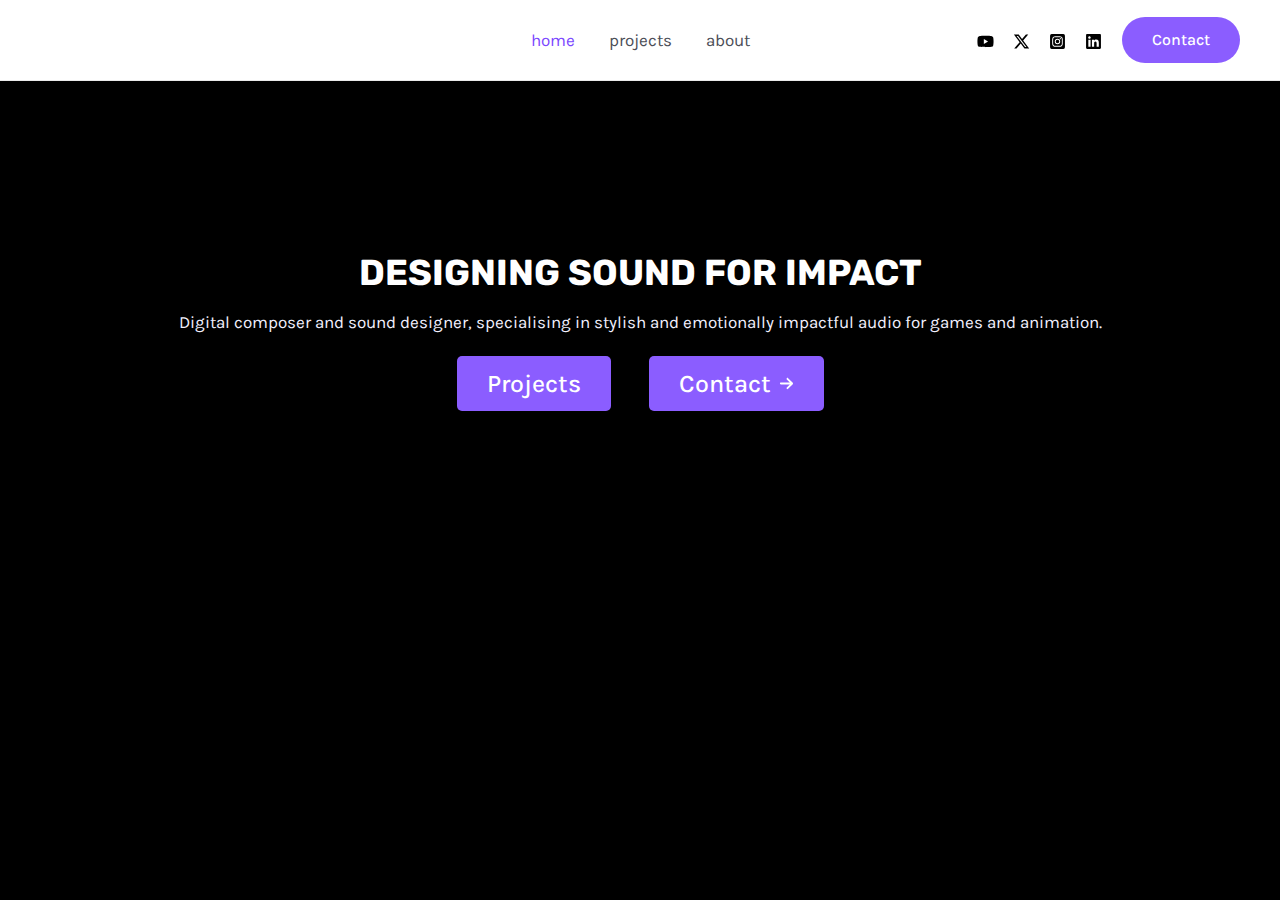
<file: index.html>
<!DOCTYPE html>
<html lang="en-US">
<head>
<meta charset="UTF-8">
<meta name="viewport" content="width=device-width, initial-scale=1">
	 <link rel="profile" href="https://gmpg.org/xfn/11"> 
	 <title>Nick Duncan | Sound Designer &amp; Composer</title>
<meta name="robots" content="max-image-preview:large">
<link rel="dns-prefetch" href="//fonts.googleapis.com">
<link rel="alternate" type="application/rss+xml" title="Nick Duncan | Sound Designer &amp; Composer &raquo; Feed" href="https://snoodledev.github.io/portfolio-WP/feed/">
<link rel="alternate" type="application/rss+xml" title="Nick Duncan | Sound Designer &amp; Composer &raquo; Comments Feed" href="https://snoodledev.github.io/portfolio-WP/comments/feed/">
<script>
window._wpemojiSettings = {"baseUrl":"https:\/\/s.w.org\/images\/core\/emoji\/15.0.3\/72x72\/","ext":".png","svgUrl":"https:\/\/s.w.org\/images\/core\/emoji\/15.0.3\/svg\/","svgExt":".svg","source":{"concatemoji":"https:\/\/snoodledev.github.io\/portfolio-WP\/wp-includes\/js\/wp-emoji-release.min.js?ver=6.5.4"}};
/*! This file is auto-generated */
!function(i,n){var o,s,e;function c(e){try{var t={supportTests:e,timestamp:(new Date).valueOf()};sessionStorage.setItem(o,JSON.stringify(t))}catch(e){}}function p(e,t,n){e.clearRect(0,0,e.canvas.width,e.canvas.height),e.fillText(t,0,0);var t=new Uint32Array(e.getImageData(0,0,e.canvas.width,e.canvas.height).data),r=(e.clearRect(0,0,e.canvas.width,e.canvas.height),e.fillText(n,0,0),new Uint32Array(e.getImageData(0,0,e.canvas.width,e.canvas.height).data));return t.every(function(e,t){return e===r[t]})}function u(e,t,n){switch(t){case"flag":return n(e,"🏳️‍⚧️","🏳️​⚧️")?!1:!n(e,"🇺🇳","🇺​🇳")&&!n(e,"🏴󠁧󠁢󠁥󠁮󠁧󠁿","🏴​󠁧​󠁢​󠁥​󠁮​󠁧​󠁿");case"emoji":return!n(e,"🐦‍⬛","🐦​⬛")}return!1}function f(e,t,n){var r="undefined"!=typeof WorkerGlobalScope&&self instanceof WorkerGlobalScope?new OffscreenCanvas(300,150):i.createElement("canvas"),a=r.getContext("2d",{willReadFrequently:!0}),o=(a.textBaseline="top",a.font="600 32px Arial",{});return e.forEach(function(e){o[e]=t(a,e,n)}),o}function t(e){var t=i.createElement("script");t.src=e,t.defer=!0,i.head.appendChild(t)}"undefined"!=typeof Promise&&(o="wpEmojiSettingsSupports",s=["flag","emoji"],n.supports={everything:!0,everythingExceptFlag:!0},e=new Promise(function(e){i.addEventListener("DOMContentLoaded",e,{once:!0})}),new Promise(function(t){var n=function(){try{var e=JSON.parse(sessionStorage.getItem(o));if("object"==typeof e&&"number"==typeof e.timestamp&&(new Date).valueOf()<e.timestamp+604800&&"object"==typeof e.supportTests)return e.supportTests}catch(e){}return null}();if(!n){if("undefined"!=typeof Worker&&"undefined"!=typeof OffscreenCanvas&&"undefined"!=typeof URL&&URL.createObjectURL&&"undefined"!=typeof Blob)try{var e="postMessage("+f.toString()+"("+[JSON.stringify(s),u.toString(),p.toString()].join(",")+"));",r=new Blob([e],{type:"text/javascript"}),a=new Worker(URL.createObjectURL(r),{name:"wpTestEmojiSupports"});return void(a.onmessage=function(e){c(n=e.data),a.terminate(),t(n)})}catch(e){}c(n=f(s,u,p))}t(n)}).then(function(e){for(var t in e)n.supports[t]=e[t],n.supports.everything=n.supports.everything&&n.supports[t],"flag"!==t&&(n.supports.everythingExceptFlag=n.supports.everythingExceptFlag&&n.supports[t]);n.supports.everythingExceptFlag=n.supports.everythingExceptFlag&&!n.supports.flag,n.DOMReady=!1,n.readyCallback=function(){n.DOMReady=!0}}).then(function(){return e}).then(function(){var e;n.supports.everything||(n.readyCallback(),(e=n.source||{}).concatemoji?t(e.concatemoji):e.wpemoji&&e.twemoji&&(t(e.twemoji),t(e.wpemoji)))}))}((window,document),window._wpemojiSettings);
</script>
<link rel="stylesheet" id="astra-theme-css-css" href="https://snoodledev.github.io/portfolio-WP/wp-content/themes/astra/assets/css/minified/main.min.css?ver=4.6.14" media="all">
<style id="astra-theme-css-inline-css">:root{--ast-post-nav-space:0;--ast-container-default-xlg-padding:2.5em;--ast-container-default-lg-padding:2.5em;--ast-container-default-slg-padding:2em;--ast-container-default-md-padding:2.5em;--ast-container-default-sm-padding:2.5em;--ast-container-default-xs-padding:2.4em;--ast-container-default-xxs-padding:1.8em;--ast-code-block-background:#ECEFF3;--ast-comment-inputs-background:#F9FAFB;--ast-normal-container-width:1200px;--ast-narrow-container-width:750px;--ast-blog-title-font-weight:600;--ast-blog-meta-weight:600;}html{font-size:106.25%;}a{color:var(--ast-global-color-0);}a:hover,a:focus{color:var(--ast-global-color-1);}body,button,input,select,textarea,.ast-button,.ast-custom-button{font-family:'Karla',sans-serif;font-weight:400;font-size:17px;font-size:1rem;line-height:var(--ast-body-line-height,1.65);}blockquote{color:var(--ast-global-color-3);}h1,.entry-content h1,h2,.entry-content h2,h3,.entry-content h3,h4,.entry-content h4,h5,.entry-content h5,h6,.entry-content h6,.site-title,.site-title a{font-family:'Rubik',sans-serif;font-weight:700;}.site-title{font-size:26px;font-size:1.5294117647059rem;display:block;}.site-header .site-description{font-size:15px;font-size:0.88235294117647rem;display:none;}.entry-title{font-size:20px;font-size:1.1764705882353rem;}.ast-blog-single-element.ast-taxonomy-container a{font-size:14px;font-size:0.82352941176471rem;}.ast-blog-meta-container{font-size:13px;font-size:0.76470588235294rem;}.archive .ast-article-post .ast-article-inner,.blog .ast-article-post .ast-article-inner,.archive .ast-article-post .ast-article-inner:hover,.blog .ast-article-post .ast-article-inner:hover{border-top-left-radius:6px;border-top-right-radius:6px;border-bottom-right-radius:6px;border-bottom-left-radius:6px;overflow:hidden;}h1,.entry-content h1{font-size:36px;font-size:2.1176470588235rem;font-weight:700;font-family:'Rubik',sans-serif;line-height:1.4em;}h2,.entry-content h2{font-size:30px;font-size:1.7647058823529rem;font-weight:700;font-family:'Rubik',sans-serif;line-height:1.3em;}h3,.entry-content h3{font-size:24px;font-size:1.4117647058824rem;font-weight:700;font-family:'Rubik',sans-serif;line-height:1.3em;}h4,.entry-content h4{font-size:20px;font-size:1.1764705882353rem;line-height:1.2em;font-weight:700;font-family:'Rubik',sans-serif;}h5,.entry-content h5{font-size:18px;font-size:1.0588235294118rem;line-height:1.2em;font-weight:700;font-family:'Rubik',sans-serif;}h6,.entry-content h6{font-size:16px;font-size:0.94117647058824rem;line-height:1.25em;font-weight:700;font-family:'Rubik',sans-serif;}::selection{background-color:var(--ast-global-color-0);color:#ffffff;}body,h1,.entry-title a,.entry-content h1,h2,.entry-content h2,h3,.entry-content h3,h4,.entry-content h4,h5,.entry-content h5,h6,.entry-content h6{color:var(--ast-global-color-3);}.tagcloud a:hover,.tagcloud a:focus,.tagcloud a.current-item{color:#ffffff;border-color:var(--ast-global-color-0);background-color:var(--ast-global-color-0);}input:focus,input[type="text"]:focus,input[type="email"]:focus,input[type="url"]:focus,input[type="password"]:focus,input[type="reset"]:focus,input[type="search"]:focus,textarea:focus{border-color:var(--ast-global-color-0);}input[type="radio"]:checked,input[type=reset],input[type="checkbox"]:checked,input[type="checkbox"]:hover:checked,input[type="checkbox"]:focus:checked,input[type=range]::-webkit-slider-thumb{border-color:var(--ast-global-color-0);background-color:var(--ast-global-color-0);box-shadow:none;}.site-footer a:hover + .post-count,.site-footer a:focus + .post-count{background:var(--ast-global-color-0);border-color:var(--ast-global-color-0);}.single .nav-links .nav-previous,.single .nav-links .nav-next{color:var(--ast-global-color-0);}.entry-meta,.entry-meta *{line-height:1.45;color:var(--ast-global-color-0);font-weight:600;}.entry-meta a:not(.ast-button):hover,.entry-meta a:not(.ast-button):hover *,.entry-meta a:not(.ast-button):focus,.entry-meta a:not(.ast-button):focus *,.page-links > .page-link,.page-links .page-link:hover,.post-navigation a:hover{color:var(--ast-global-color-1);}#cat option,.secondary .calendar_wrap thead a,.secondary .calendar_wrap thead a:visited{color:var(--ast-global-color-0);}.secondary .calendar_wrap #today,.ast-progress-val span{background:var(--ast-global-color-0);}.secondary a:hover + .post-count,.secondary a:focus + .post-count{background:var(--ast-global-color-0);border-color:var(--ast-global-color-0);}.calendar_wrap #today > a{color:#ffffff;}.page-links .page-link,.single .post-navigation a{color:var(--ast-global-color-3);}.ast-search-menu-icon .search-form button.search-submit{padding:0 4px;}.ast-search-menu-icon form.search-form{padding-right:0;}.ast-search-menu-icon.slide-search input.search-field{width:0;}.ast-header-search .ast-search-menu-icon.ast-dropdown-active .search-form,.ast-header-search .ast-search-menu-icon.ast-dropdown-active .search-field:focus{transition:all 0.2s;}.search-form input.search-field:focus{outline:none;}.ast-search-menu-icon .search-form button.search-submit:focus,.ast-theme-transparent-header .ast-header-search .ast-dropdown-active .ast-icon,.ast-theme-transparent-header .ast-inline-search .search-field:focus .ast-icon{color:var(--ast-global-color-1);}.ast-header-search .slide-search .search-form{border:2px solid var(--ast-global-color-0);}.ast-header-search .slide-search .search-field{background-color:#fff;}.ast-archive-title{color:var(--ast-global-color-2);}.widget-title,.widget .wp-block-heading{font-size:24px;font-size:1.4117647058824rem;color:var(--ast-global-color-2);}.ast-single-post .entry-content a,.ast-comment-content a:not(.ast-comment-edit-reply-wrap a){text-decoration:underline;}.ast-single-post .elementor-button-wrapper .elementor-button,.ast-single-post .entry-content .uagb-tab a,.ast-single-post .entry-content .uagb-ifb-cta a,.ast-single-post .entry-content .uabb-module-content a,.ast-single-post .entry-content .uagb-post-grid a,.ast-single-post .entry-content .uagb-timeline a,.ast-single-post .entry-content .uagb-toc__wrap a,.ast-single-post .entry-content .uagb-taxomony-box a,.ast-single-post .entry-content .woocommerce a,.entry-content .wp-block-latest-posts > li > a,.ast-single-post .entry-content .wp-block-file__button,li.ast-post-filter-single,.ast-single-post .ast-comment-content .comment-reply-link,.ast-single-post .ast-comment-content .comment-edit-link{text-decoration:none;}.ast-search-menu-icon.slide-search a:focus-visible:focus-visible,.astra-search-icon:focus-visible,#close:focus-visible,a:focus-visible,.ast-menu-toggle:focus-visible,.site .skip-link:focus-visible,.wp-block-loginout input:focus-visible,.wp-block-search.wp-block-search__button-inside .wp-block-search__inside-wrapper,.ast-header-navigation-arrow:focus-visible,.woocommerce .wc-proceed-to-checkout > .checkout-button:focus-visible,.woocommerce .woocommerce-MyAccount-navigation ul li a:focus-visible,.ast-orders-table__row .ast-orders-table__cell:focus-visible,.woocommerce .woocommerce-order-details .order-again > .button:focus-visible,.woocommerce .woocommerce-message a.button.wc-forward:focus-visible,.woocommerce #minus_qty:focus-visible,.woocommerce #plus_qty:focus-visible,a#ast-apply-coupon:focus-visible,.woocommerce .woocommerce-info a:focus-visible,.woocommerce .astra-shop-summary-wrap a:focus-visible,.woocommerce a.wc-forward:focus-visible,#ast-apply-coupon:focus-visible,.woocommerce-js .woocommerce-mini-cart-item a.remove:focus-visible,#close:focus-visible,.button.search-submit:focus-visible,#search_submit:focus,.normal-search:focus-visible,.ast-header-account-wrap:focus-visible{outline-style:dotted;outline-color:inherit;outline-width:thin;}input:focus,input[type="text"]:focus,input[type="email"]:focus,input[type="url"]:focus,input[type="password"]:focus,input[type="reset"]:focus,input[type="search"]:focus,input[type="number"]:focus,textarea:focus,.wp-block-search__input:focus,[data-section="section-header-mobile-trigger"] .ast-button-wrap .ast-mobile-menu-trigger-minimal:focus,.ast-mobile-popup-drawer.active .menu-toggle-close:focus,.woocommerce-ordering select.orderby:focus,#ast-scroll-top:focus,#coupon_code:focus,.woocommerce-page #comment:focus,.woocommerce #reviews #respond input#submit:focus,.woocommerce a.add_to_cart_button:focus,.woocommerce .button.single_add_to_cart_button:focus,.woocommerce .woocommerce-cart-form button:focus,.woocommerce .woocommerce-cart-form__cart-item .quantity .qty:focus,.woocommerce .woocommerce-billing-fields .woocommerce-billing-fields__field-wrapper .woocommerce-input-wrapper > .input-text:focus,.woocommerce #order_comments:focus,.woocommerce #place_order:focus,.woocommerce .woocommerce-address-fields .woocommerce-address-fields__field-wrapper .woocommerce-input-wrapper > .input-text:focus,.woocommerce .woocommerce-MyAccount-content form button:focus,.woocommerce .woocommerce-MyAccount-content .woocommerce-EditAccountForm .woocommerce-form-row .woocommerce-Input.input-text:focus,.woocommerce .ast-woocommerce-container .woocommerce-pagination ul.page-numbers li a:focus,body #content .woocommerce form .form-row .select2-container--default .select2-selection--single:focus,#ast-coupon-code:focus,.woocommerce.woocommerce-js .quantity input[type=number]:focus,.woocommerce-js .woocommerce-mini-cart-item .quantity input[type=number]:focus,.woocommerce p#ast-coupon-trigger:focus{border-style:dotted;border-color:inherit;border-width:thin;}input{outline:none;}.ast-logo-title-inline .site-logo-img{padding-right:1em;}body .ast-oembed-container *{position:absolute;top:0;width:100%;height:100%;left:0;}body .wp-block-embed-pocket-casts .ast-oembed-container *{position:unset;}.ast-single-post-featured-section + article {margin-top: 2em;}.site-content .ast-single-post-featured-section img {width: 100%;overflow: hidden;object-fit: cover;}.ast-separate-container .site-content .ast-single-post-featured-section + article {margin-top: -80px;z-index: 9;position: relative;border-radius: 4px;}@media (min-width: 922px) {.ast-no-sidebar .site-content .ast-article-image-container--wide {margin-left: -120px;margin-right: -120px;max-width: unset;width: unset;}.ast-left-sidebar .site-content .ast-article-image-container--wide,.ast-right-sidebar .site-content .ast-article-image-container--wide {margin-left: -10px;margin-right: -10px;}.site-content .ast-article-image-container--full {margin-left: calc( -50vw + 50%);margin-right: calc( -50vw + 50%);max-width: 100vw;width: 100vw;}.ast-left-sidebar .site-content .ast-article-image-container--full,.ast-right-sidebar .site-content .ast-article-image-container--full {margin-left: -10px;margin-right: -10px;max-width: inherit;width: auto;}}.site > .ast-single-related-posts-container {margin-top: 0;}@media (min-width: 922px) {.ast-desktop .ast-container--narrow {max-width: var(--ast-narrow-container-width);margin: 0 auto;}}input[type="text"],input[type="number"],input[type="email"],input[type="url"],input[type="password"],input[type="search"],input[type=reset],input[type=tel],input[type=date],select,textarea{font-size:16px;font-style:normal;font-weight:400;line-height:24px;width:100%;padding:12px 16px;border-radius:4px;box-shadow:0px 1px 2px 0px rgba(0,0,0,0.05);color:var(--ast-form-input-text,#475569);}input[type="text"],input[type="number"],input[type="email"],input[type="url"],input[type="password"],input[type="search"],input[type=reset],input[type=tel],input[type=date],select{height:40px;}input[type="date"]{border-width:1px;border-style:solid;border-color:var(--ast-border-color);}input[type="text"]:focus,input[type="number"]:focus,input[type="email"]:focus,input[type="url"]:focus,input[type="password"]:focus,input[type="search"]:focus,input[type=reset]:focus,input[type="tel"]:focus,input[type="date"]:focus,select:focus,textarea:focus{border-color:#046BD2;box-shadow:none;outline:none;color:var(--ast-form-input-focus-text,#475569);}label,legend{color:#111827;font-size:14px;font-style:normal;font-weight:500;line-height:20px;}select{padding:6px 10px;}fieldset{padding:30px;border-radius:4px;}button,.ast-button,.button,input[type="button"],input[type="reset"],input[type="submit"]{border-radius:4px;box-shadow:0px 1px 2px 0px rgba(0,0,0,0.05);}:root{--ast-comment-inputs-background:#FFF;}::placeholder{color:var(--ast-form-field-color,#9CA3AF);}::-ms-input-placeholder{color:var(--ast-form-field-color,#9CA3AF);}@media (max-width:921.9px){#ast-desktop-header{display:none;}}@media (min-width:922px){#ast-mobile-header{display:none;}}.wp-block-buttons.aligncenter{justify-content:center;}@media (max-width:921px){.ast-theme-transparent-header #primary,.ast-theme-transparent-header #secondary{padding:0;}}@media (max-width:921px){.ast-plain-container.ast-no-sidebar #primary{padding:0;}}.ast-plain-container.ast-no-sidebar #primary{margin-top:0;margin-bottom:0;}.wp-block-button.is-style-outline .wp-block-button__link{border-color:var(--ast-global-color-0);}div.wp-block-button.is-style-outline > .wp-block-button__link:not(.has-text-color),div.wp-block-button.wp-block-button__link.is-style-outline:not(.has-text-color){color:var(--ast-global-color-0);}.wp-block-button.is-style-outline .wp-block-button__link:hover,.wp-block-buttons .wp-block-button.is-style-outline .wp-block-button__link:focus,.wp-block-buttons .wp-block-button.is-style-outline > .wp-block-button__link:not(.has-text-color):hover,.wp-block-buttons .wp-block-button.wp-block-button__link.is-style-outline:not(.has-text-color):hover{color:#ffffff;background-color:var(--ast-global-color-1);border-color:var(--ast-global-color-1);}.post-page-numbers.current .page-link,.ast-pagination .page-numbers.current{color:#ffffff;border-color:var(--ast-global-color-0);background-color:var(--ast-global-color-0);}.wp-block-buttons .wp-block-button.is-style-outline .wp-block-button__link.wp-element-button,.ast-outline-button,.wp-block-uagb-buttons-child .uagb-buttons-repeater.ast-outline-button{border-color:var(--ast-global-color-0);font-family:inherit;font-weight:500;font-size:16px;font-size:0.94117647058824rem;line-height:1em;padding-top:13px;padding-right:30px;padding-bottom:13px;padding-left:30px;}.wp-block-buttons .wp-block-button.is-style-outline > .wp-block-button__link:not(.has-text-color),.wp-block-buttons .wp-block-button.wp-block-button__link.is-style-outline:not(.has-text-color),.ast-outline-button{color:var(--ast-global-color-0);}.wp-block-button.is-style-outline .wp-block-button__link:hover,.wp-block-buttons .wp-block-button.is-style-outline .wp-block-button__link:focus,.wp-block-buttons .wp-block-button.is-style-outline > .wp-block-button__link:not(.has-text-color):hover,.wp-block-buttons .wp-block-button.wp-block-button__link.is-style-outline:not(.has-text-color):hover,.ast-outline-button:hover,.ast-outline-button:focus,.wp-block-uagb-buttons-child .uagb-buttons-repeater.ast-outline-button:hover,.wp-block-uagb-buttons-child .uagb-buttons-repeater.ast-outline-button:focus{color:#ffffff;background-color:var(--ast-global-color-1);border-color:var(--ast-global-color-1);}.ast-single-post .entry-content a.ast-outline-button,.ast-single-post .entry-content .is-style-outline>.wp-block-button__link{text-decoration:none;}.uagb-buttons-repeater.ast-outline-button{border-radius:9999px;}@media (max-width:921px){.wp-block-buttons .wp-block-button.is-style-outline .wp-block-button__link.wp-element-button,.ast-outline-button,.wp-block-uagb-buttons-child .uagb-buttons-repeater.ast-outline-button{padding-top:12px;padding-right:28px;padding-bottom:12px;padding-left:28px;}}@media (max-width:544px){.wp-block-buttons .wp-block-button.is-style-outline .wp-block-button__link.wp-element-button,.ast-outline-button,.wp-block-uagb-buttons-child .uagb-buttons-repeater.ast-outline-button{padding-top:10px;padding-right:24px;padding-bottom:10px;padding-left:24px;}}.entry-content[ast-blocks-layout] > figure{margin-bottom:1em;}h1.widget-title{font-weight:700;}h2.widget-title{font-weight:700;}h3.widget-title{font-weight:700;}#page{display:flex;flex-direction:column;min-height:100vh;}.ast-404-layout-1 h1.page-title{color:var(--ast-global-color-2);}.single .post-navigation a{line-height:1em;height:inherit;}.error-404 .page-sub-title{font-size:1.5rem;font-weight:inherit;}.search .site-content .content-area .search-form{margin-bottom:0;}#page .site-content{flex-grow:1;}.widget{margin-bottom:1.25em;}#secondary li{line-height:1.5em;}#secondary .wp-block-group h2{margin-bottom:0.7em;}#secondary h2{font-size:1.7rem;}.ast-separate-container .ast-article-post,.ast-separate-container .ast-article-single,.ast-separate-container .comment-respond{padding:3em;}.ast-separate-container .ast-article-single .ast-article-single{padding:0;}.ast-article-single .wp-block-post-template-is-layout-grid{padding-left:0;}.ast-separate-container .comments-title,.ast-narrow-container .comments-title{padding:1.5em 2em;}.ast-page-builder-template .comment-form-textarea,.ast-comment-formwrap .ast-grid-common-col{padding:0;}.ast-comment-formwrap{padding:0;display:inline-flex;column-gap:20px;width:100%;margin-left:0;margin-right:0;}.comments-area textarea#comment:focus,.comments-area textarea#comment:active,.comments-area .ast-comment-formwrap input[type="text"]:focus,.comments-area .ast-comment-formwrap input[type="text"]:active {box-shadow:none;outline:none;}.archive.ast-page-builder-template .entry-header{margin-top:2em;}.ast-page-builder-template .ast-comment-formwrap{width:100%;}.entry-title{margin-bottom:0.6em;}.ast-archive-description p{font-size:inherit;font-weight:inherit;line-height:inherit;}.ast-separate-container .ast-comment-list li.depth-1,.hentry{margin-bottom:1.5em;}.site-content section.ast-archive-description{margin-bottom:2em;}@media (min-width:921px){.ast-left-sidebar.ast-page-builder-template #secondary,.archive.ast-right-sidebar.ast-page-builder-template .site-main{padding-left:20px;padding-right:20px;}}@media (max-width:544px){.ast-comment-formwrap.ast-row{column-gap:10px;display:inline-block;}#ast-commentform .ast-grid-common-col{position:relative;width:100%;}}@media (min-width:1201px){.ast-separate-container .ast-article-post,.ast-separate-container .ast-article-single,.ast-separate-container .ast-author-box,.ast-separate-container .ast-404-layout-1,.ast-separate-container .no-results{padding:3em;}}@media (max-width:921px){.ast-separate-container #primary,.ast-separate-container #secondary{padding:1.5em 0;}#primary,#secondary{padding:1.5em 0;margin:0;}.ast-left-sidebar #content > .ast-container{display:flex;flex-direction:column-reverse;width:100%;}}@media (min-width:922px){.ast-separate-container.ast-right-sidebar #primary,.ast-separate-container.ast-left-sidebar #primary{border:0;}.search-no-results.ast-separate-container #primary{margin-bottom:4em;}}.wp-block-button .wp-block-button__link{color:#ffffff;}.wp-block-button .wp-block-button__link:hover,.wp-block-button .wp-block-button__link:focus{color:#ffffff;background-color:var(--ast-global-color-1);border-color:var(--ast-global-color-1);}.wp-block-button .wp-block-button__link,.wp-block-search .wp-block-search__button,body .wp-block-file .wp-block-file__button{border-color:var(--ast-global-color-0);background-color:var(--ast-global-color-0);color:#ffffff;font-family:inherit;font-weight:500;line-height:1em;font-size:16px;font-size:0.94117647058824rem;padding-top:15px;padding-right:30px;padding-bottom:15px;padding-left:30px;}.ast-single-post .entry-content .wp-block-button .wp-block-button__link,.ast-single-post .entry-content .wp-block-search .wp-block-search__button,body .entry-content .wp-block-file .wp-block-file__button{text-decoration:none;}@media (max-width:921px){.wp-block-button .wp-block-button__link,.wp-block-search .wp-block-search__button,body .wp-block-file .wp-block-file__button{padding-top:14px;padding-right:28px;padding-bottom:14px;padding-left:28px;}}@media (max-width:544px){.wp-block-button .wp-block-button__link,.wp-block-search .wp-block-search__button,body .wp-block-file .wp-block-file__button{padding-top:12px;padding-right:24px;padding-bottom:12px;padding-left:24px;}}.menu-toggle,button,.ast-button,.ast-custom-button,.button,input#submit,input[type="button"],input[type="submit"],input[type="reset"],#comments .submit,.search .search-submit,form[CLASS*="wp-block-search__"].wp-block-search .wp-block-search__inside-wrapper .wp-block-search__button,body .wp-block-file .wp-block-file__button,.search .search-submit,.woocommerce-js a.button,.woocommerce button.button,.woocommerce .woocommerce-message a.button,.woocommerce #respond input#submit.alt,.woocommerce input.button.alt,.woocommerce input.button,.woocommerce input.button:disabled,.woocommerce input.button:disabled[disabled],.woocommerce input.button:disabled:hover,.woocommerce input.button:disabled[disabled]:hover,.woocommerce #respond input#submit,.woocommerce button.button.alt.disabled,.wc-block-grid__products .wc-block-grid__product .wp-block-button__link,.wc-block-grid__product-onsale,[CLASS*="wc-block"] button,.woocommerce-js .astra-cart-drawer .astra-cart-drawer-content .woocommerce-mini-cart__buttons .button:not(.checkout):not(.ast-continue-shopping),.woocommerce-js .astra-cart-drawer .astra-cart-drawer-content .woocommerce-mini-cart__buttons a.checkout,.woocommerce button.button.alt.disabled.wc-variation-selection-needed,[CLASS*="wc-block"] .wc-block-components-button{border-style:solid;border-top-width:0;border-right-width:0;border-left-width:0;border-bottom-width:0;color:#ffffff;border-color:var(--ast-global-color-0);background-color:var(--ast-global-color-0);padding-top:15px;padding-right:30px;padding-bottom:15px;padding-left:30px;font-family:inherit;font-weight:500;font-size:16px;font-size:0.94117647058824rem;line-height:1em;}button:focus,.menu-toggle:hover,button:hover,.ast-button:hover,.ast-custom-button:hover .button:hover,.ast-custom-button:hover ,input[type=reset]:hover,input[type=reset]:focus,input#submit:hover,input#submit:focus,input[type="button"]:hover,input[type="button"]:focus,input[type="submit"]:hover,input[type="submit"]:focus,form[CLASS*="wp-block-search__"].wp-block-search .wp-block-search__inside-wrapper .wp-block-search__button:hover,form[CLASS*="wp-block-search__"].wp-block-search .wp-block-search__inside-wrapper .wp-block-search__button:focus,body .wp-block-file .wp-block-file__button:hover,body .wp-block-file .wp-block-file__button:focus,.woocommerce-js a.button:hover,.woocommerce button.button:hover,.woocommerce .woocommerce-message a.button:hover,.woocommerce #respond input#submit:hover,.woocommerce #respond input#submit.alt:hover,.woocommerce input.button.alt:hover,.woocommerce input.button:hover,.woocommerce button.button.alt.disabled:hover,.wc-block-grid__products .wc-block-grid__product .wp-block-button__link:hover,[CLASS*="wc-block"] button:hover,.woocommerce-js .astra-cart-drawer .astra-cart-drawer-content .woocommerce-mini-cart__buttons .button:not(.checkout):not(.ast-continue-shopping):hover,.woocommerce-js .astra-cart-drawer .astra-cart-drawer-content .woocommerce-mini-cart__buttons a.checkout:hover,.woocommerce button.button.alt.disabled.wc-variation-selection-needed:hover,[CLASS*="wc-block"] .wc-block-components-button:hover,[CLASS*="wc-block"] .wc-block-components-button:focus{color:#ffffff;background-color:var(--ast-global-color-1);border-color:var(--ast-global-color-1);}form[CLASS*="wp-block-search__"].wp-block-search .wp-block-search__inside-wrapper .wp-block-search__button.has-icon{padding-top:calc(15px - 3px);padding-right:calc(30px - 3px);padding-bottom:calc(15px - 3px);padding-left:calc(30px - 3px);}@media (max-width:921px){.menu-toggle,button,.ast-button,.ast-custom-button,.button,input#submit,input[type="button"],input[type="submit"],input[type="reset"],#comments .submit,.search .search-submit,form[CLASS*="wp-block-search__"].wp-block-search .wp-block-search__inside-wrapper .wp-block-search__button,body .wp-block-file .wp-block-file__button,.search .search-submit,.woocommerce-js a.button,.woocommerce button.button,.woocommerce .woocommerce-message a.button,.woocommerce #respond input#submit.alt,.woocommerce input.button.alt,.woocommerce input.button,.woocommerce input.button:disabled,.woocommerce input.button:disabled[disabled],.woocommerce input.button:disabled:hover,.woocommerce input.button:disabled[disabled]:hover,.woocommerce #respond input#submit,.woocommerce button.button.alt.disabled,.wc-block-grid__products .wc-block-grid__product .wp-block-button__link,.wc-block-grid__product-onsale,[CLASS*="wc-block"] button,.woocommerce-js .astra-cart-drawer .astra-cart-drawer-content .woocommerce-mini-cart__buttons .button:not(.checkout):not(.ast-continue-shopping),.woocommerce-js .astra-cart-drawer .astra-cart-drawer-content .woocommerce-mini-cart__buttons a.checkout,.woocommerce button.button.alt.disabled.wc-variation-selection-needed,[CLASS*="wc-block"] .wc-block-components-button{padding-top:14px;padding-right:28px;padding-bottom:14px;padding-left:28px;}}@media (max-width:544px){.menu-toggle,button,.ast-button,.ast-custom-button,.button,input#submit,input[type="button"],input[type="submit"],input[type="reset"],#comments .submit,.search .search-submit,form[CLASS*="wp-block-search__"].wp-block-search .wp-block-search__inside-wrapper .wp-block-search__button,body .wp-block-file .wp-block-file__button,.search .search-submit,.woocommerce-js a.button,.woocommerce button.button,.woocommerce .woocommerce-message a.button,.woocommerce #respond input#submit.alt,.woocommerce input.button.alt,.woocommerce input.button,.woocommerce input.button:disabled,.woocommerce input.button:disabled[disabled],.woocommerce input.button:disabled:hover,.woocommerce input.button:disabled[disabled]:hover,.woocommerce #respond input#submit,.woocommerce button.button.alt.disabled,.wc-block-grid__products .wc-block-grid__product .wp-block-button__link,.wc-block-grid__product-onsale,[CLASS*="wc-block"] button,.woocommerce-js .astra-cart-drawer .astra-cart-drawer-content .woocommerce-mini-cart__buttons .button:not(.checkout):not(.ast-continue-shopping),.woocommerce-js .astra-cart-drawer .astra-cart-drawer-content .woocommerce-mini-cart__buttons a.checkout,.woocommerce button.button.alt.disabled.wc-variation-selection-needed,[CLASS*="wc-block"] .wc-block-components-button{padding-top:12px;padding-right:24px;padding-bottom:12px;padding-left:24px;}}@media (max-width:921px){.ast-mobile-header-stack .main-header-bar .ast-search-menu-icon{display:inline-block;}.ast-header-break-point.ast-header-custom-item-outside .ast-mobile-header-stack .main-header-bar .ast-search-icon{margin:0;}.ast-comment-avatar-wrap img{max-width:2.5em;}.ast-comment-meta{padding:0 1.8888em 1.3333em;}}@media (min-width:544px){.ast-container{max-width:100%;}}@media (max-width:544px){.ast-separate-container .ast-article-post,.ast-separate-container .ast-article-single,.ast-separate-container .comments-title,.ast-separate-container .ast-archive-description{padding:1.5em 1em;}.ast-separate-container #content .ast-container{padding-left:0.54em;padding-right:0.54em;}.ast-separate-container .ast-comment-list .bypostauthor{padding:.5em;}.ast-search-menu-icon.ast-dropdown-active .search-field{width:170px;}}.ast-separate-container{background-color:#000000;;background-image:none;;}@media (max-width:921px){.site-title{display:block;}.site-header .site-description{display:none;}h1,.entry-content h1{font-size:30px;}h2,.entry-content h2{font-size:25px;}h3,.entry-content h3{font-size:20px;}body,.ast-separate-container{background-color:#000000;;background-image:none;;}}@media (max-width:544px){.site-title{display:block;}.site-header .site-description{display:none;}h1,.entry-content h1{font-size:30px;}h2,.entry-content h2{font-size:25px;}h3,.entry-content h3{font-size:20px;}body,.ast-separate-container{background-color:#000000;;background-image:none;;}}@media (max-width:921px){html{font-size:96.9%;}}@media (max-width:544px){html{font-size:96.9%;}}@media (min-width:922px){.ast-container{max-width:1240px;}}@media (min-width:922px){.site-content .ast-container{display:flex;}}@media (max-width:921px){.site-content .ast-container{flex-direction:column;}}.entry-content h1,.entry-content h2,.entry-content h3,.entry-content h4,.entry-content h5,.entry-content h6{clear:none;}@media (min-width:922px){.main-header-menu .sub-menu .menu-item.ast-left-align-sub-menu:hover > .sub-menu,.main-header-menu .sub-menu .menu-item.ast-left-align-sub-menu.focus > .sub-menu{margin-left:-0px;}}.entry-content li > p{margin-bottom:0;}.site .comments-area{padding-bottom:2em;margin-top:2em;}.wp-block-file {display: flex;align-items: center;flex-wrap: wrap;justify-content: space-between;}.wp-block-pullquote {border: none;}.wp-block-pullquote blockquote::before {content: "\201D";font-family: "Helvetica",sans-serif;display: flex;transform: rotate( 180deg );font-size: 6rem;font-style: normal;line-height: 1;font-weight: bold;align-items: center;justify-content: center;}.has-text-align-right > blockquote::before {justify-content: flex-start;}.has-text-align-left > blockquote::before {justify-content: flex-end;}figure.wp-block-pullquote.is-style-solid-color blockquote {max-width: 100%;text-align: inherit;}html body {--wp--custom--ast-default-block-top-padding: 3em;--wp--custom--ast-default-block-right-padding: 3em;--wp--custom--ast-default-block-bottom-padding: 3em;--wp--custom--ast-default-block-left-padding: 3em;--wp--custom--ast-container-width: 1200px;--wp--custom--ast-content-width-size: 1200px;--wp--custom--ast-wide-width-size: calc(1200px + var(--wp--custom--ast-default-block-left-padding) + var(--wp--custom--ast-default-block-right-padding));}.ast-narrow-container {--wp--custom--ast-content-width-size: 750px;--wp--custom--ast-wide-width-size: 750px;}@media(max-width: 921px) {html body {--wp--custom--ast-default-block-top-padding: 3em;--wp--custom--ast-default-block-right-padding: 2em;--wp--custom--ast-default-block-bottom-padding: 3em;--wp--custom--ast-default-block-left-padding: 2em;}}@media(max-width: 544px) {html body {--wp--custom--ast-default-block-top-padding: 3em;--wp--custom--ast-default-block-right-padding: 1.5em;--wp--custom--ast-default-block-bottom-padding: 3em;--wp--custom--ast-default-block-left-padding: 1.5em;}}.entry-content > .wp-block-group,.entry-content > .wp-block-cover,.entry-content > .wp-block-columns {padding-top: var(--wp--custom--ast-default-block-top-padding);padding-right: var(--wp--custom--ast-default-block-right-padding);padding-bottom: var(--wp--custom--ast-default-block-bottom-padding);padding-left: var(--wp--custom--ast-default-block-left-padding);}.ast-plain-container.ast-no-sidebar .entry-content > .alignfull,.ast-page-builder-template .ast-no-sidebar .entry-content > .alignfull {margin-left: calc( -50vw + 50%);margin-right: calc( -50vw + 50%);max-width: 100vw;width: 100vw;}.ast-plain-container.ast-no-sidebar .entry-content .alignfull .alignfull,.ast-page-builder-template.ast-no-sidebar .entry-content .alignfull .alignfull,.ast-plain-container.ast-no-sidebar .entry-content .alignfull .alignwide,.ast-page-builder-template.ast-no-sidebar .entry-content .alignfull .alignwide,.ast-plain-container.ast-no-sidebar .entry-content .alignwide .alignfull,.ast-page-builder-template.ast-no-sidebar .entry-content .alignwide .alignfull,.ast-plain-container.ast-no-sidebar .entry-content .alignwide .alignwide,.ast-page-builder-template.ast-no-sidebar .entry-content .alignwide .alignwide,.ast-plain-container.ast-no-sidebar .entry-content .wp-block-column .alignfull,.ast-page-builder-template.ast-no-sidebar .entry-content .wp-block-column .alignfull,.ast-plain-container.ast-no-sidebar .entry-content .wp-block-column .alignwide,.ast-page-builder-template.ast-no-sidebar .entry-content .wp-block-column .alignwide {margin-left: auto;margin-right: auto;width: 100%;}[ast-blocks-layout] .wp-block-separator:not(.is-style-dots) {height: 0;}[ast-blocks-layout] .wp-block-separator {margin: 20px auto;}[ast-blocks-layout] .wp-block-separator:not(.is-style-wide):not(.is-style-dots) {max-width: 100px;}[ast-blocks-layout] .wp-block-separator.has-background {padding: 0;}.entry-content[ast-blocks-layout] > * {max-width: var(--wp--custom--ast-content-width-size);margin-left: auto;margin-right: auto;}.entry-content[ast-blocks-layout] > .alignwide {max-width: var(--wp--custom--ast-wide-width-size);}.entry-content[ast-blocks-layout] .alignfull {max-width: none;}.entry-content .wp-block-columns {margin-bottom: 0;}blockquote {margin: 1.5em;border-color: rgba(0,0,0,0.05);}.wp-block-quote:not(.has-text-align-right):not(.has-text-align-center) {border-left: 5px solid rgba(0,0,0,0.05);}.has-text-align-right > blockquote,blockquote.has-text-align-right {border-right: 5px solid rgba(0,0,0,0.05);}.has-text-align-left > blockquote,blockquote.has-text-align-left {border-left: 5px solid rgba(0,0,0,0.05);}.wp-block-site-tagline,.wp-block-latest-posts .read-more {margin-top: 15px;}.wp-block-loginout p label {display: block;}.wp-block-loginout p:not(.login-remember):not(.login-submit) input {width: 100%;}.wp-block-loginout input:focus {border-color: transparent;}.wp-block-loginout input:focus {outline: thin dotted;}.entry-content .wp-block-media-text .wp-block-media-text__content {padding: 0 0 0 8%;}.entry-content .wp-block-media-text.has-media-on-the-right .wp-block-media-text__content {padding: 0 8% 0 0;}.entry-content .wp-block-media-text.has-background .wp-block-media-text__content {padding: 8%;}.entry-content .wp-block-cover:not([class*="background-color"]) .wp-block-cover__inner-container,.entry-content .wp-block-cover:not([class*="background-color"]) .wp-block-cover-image-text,.entry-content .wp-block-cover:not([class*="background-color"]) .wp-block-cover-text,.entry-content .wp-block-cover-image:not([class*="background-color"]) .wp-block-cover__inner-container,.entry-content .wp-block-cover-image:not([class*="background-color"]) .wp-block-cover-image-text,.entry-content .wp-block-cover-image:not([class*="background-color"]) .wp-block-cover-text {color: var(--ast-global-color-5);}.wp-block-loginout .login-remember input {width: 1.1rem;height: 1.1rem;margin: 0 5px 4px 0;vertical-align: middle;}.wp-block-latest-posts > li > *:first-child,.wp-block-latest-posts:not(.is-grid) > li:first-child {margin-top: 0;}.wp-block-search__inside-wrapper .wp-block-search__input {padding: 0 10px;color: var(--ast-global-color-3);background: var(--ast-global-color-5);border-color: var(--ast-border-color);}.wp-block-latest-posts .read-more {margin-bottom: 1.5em;}.wp-block-search__no-button .wp-block-search__inside-wrapper .wp-block-search__input {padding-top: 5px;padding-bottom: 5px;}.wp-block-latest-posts .wp-block-latest-posts__post-date,.wp-block-latest-posts .wp-block-latest-posts__post-author {font-size: 1rem;}.wp-block-latest-posts > li > *,.wp-block-latest-posts:not(.is-grid) > li {margin-top: 12px;margin-bottom: 12px;}.ast-page-builder-template .entry-content[ast-blocks-layout] > *,.ast-page-builder-template .entry-content[ast-blocks-layout] > .alignfull > * {max-width: none;}.ast-page-builder-template .entry-content[ast-blocks-layout] > .alignwide > * {max-width: var(--wp--custom--ast-wide-width-size);}.ast-page-builder-template .entry-content[ast-blocks-layout] > .inherit-container-width > *,.ast-page-builder-template .entry-content[ast-blocks-layout] > * > *,.entry-content[ast-blocks-layout] > .wp-block-cover .wp-block-cover__inner-container {max-width: var(--wp--custom--ast-content-width-size);margin-left: auto;margin-right: auto;}.entry-content[ast-blocks-layout] .wp-block-cover:not(.alignleft):not(.alignright) {width: auto;}@media(max-width: 1200px) {.ast-separate-container .entry-content > .alignfull,.ast-separate-container .entry-content[ast-blocks-layout] > .alignwide,.ast-plain-container .entry-content[ast-blocks-layout] > .alignwide,.ast-plain-container .entry-content .alignfull {margin-left: calc(-1 * min(var(--ast-container-default-xlg-padding),20px)) ;margin-right: calc(-1 * min(var(--ast-container-default-xlg-padding),20px));}}@media(min-width: 1201px) {.ast-separate-container .entry-content > .alignfull {margin-left: calc(-1 * var(--ast-container-default-xlg-padding) );margin-right: calc(-1 * var(--ast-container-default-xlg-padding) );}.ast-separate-container .entry-content[ast-blocks-layout] > .alignwide,.ast-plain-container .entry-content[ast-blocks-layout] > .alignwide {margin-left: calc(-1 * var(--wp--custom--ast-default-block-left-padding) );margin-right: calc(-1 * var(--wp--custom--ast-default-block-right-padding) );}}@media(min-width: 921px) {.ast-separate-container .entry-content .wp-block-group.alignwide:not(.inherit-container-width) > :where(:not(.alignleft):not(.alignright)),.ast-plain-container .entry-content .wp-block-group.alignwide:not(.inherit-container-width) > :where(:not(.alignleft):not(.alignright)) {max-width: calc( var(--wp--custom--ast-content-width-size) + 80px );}.ast-plain-container.ast-right-sidebar .entry-content[ast-blocks-layout] .alignfull,.ast-plain-container.ast-left-sidebar .entry-content[ast-blocks-layout] .alignfull {margin-left: -60px;margin-right: -60px;}}@media(min-width: 544px) {.entry-content > .alignleft {margin-right: 20px;}.entry-content > .alignright {margin-left: 20px;}}@media (max-width:544px){.wp-block-columns .wp-block-column:not(:last-child){margin-bottom:20px;}.wp-block-latest-posts{margin:0;}}@media( max-width: 600px ) {.entry-content .wp-block-media-text .wp-block-media-text__content,.entry-content .wp-block-media-text.has-media-on-the-right .wp-block-media-text__content {padding: 8% 0 0;}.entry-content .wp-block-media-text.has-background .wp-block-media-text__content {padding: 8%;}}.ast-page-builder-template .entry-header {padding-left: 0;}.ast-narrow-container .site-content .wp-block-uagb-image--align-full .wp-block-uagb-image__figure {max-width: 100%;margin-left: auto;margin-right: auto;}.entry-content ul,.entry-content ol {padding: revert;margin: revert;padding-left: 20px;}:root .has-ast-global-color-0-color{color:var(--ast-global-color-0);}:root .has-ast-global-color-0-background-color{background-color:var(--ast-global-color-0);}:root .wp-block-button .has-ast-global-color-0-color{color:var(--ast-global-color-0);}:root .wp-block-button .has-ast-global-color-0-background-color{background-color:var(--ast-global-color-0);}:root .has-ast-global-color-1-color{color:var(--ast-global-color-1);}:root .has-ast-global-color-1-background-color{background-color:var(--ast-global-color-1);}:root .wp-block-button .has-ast-global-color-1-color{color:var(--ast-global-color-1);}:root .wp-block-button .has-ast-global-color-1-background-color{background-color:var(--ast-global-color-1);}:root .has-ast-global-color-2-color{color:var(--ast-global-color-2);}:root .has-ast-global-color-2-background-color{background-color:var(--ast-global-color-2);}:root .wp-block-button .has-ast-global-color-2-color{color:var(--ast-global-color-2);}:root .wp-block-button .has-ast-global-color-2-background-color{background-color:var(--ast-global-color-2);}:root .has-ast-global-color-3-color{color:var(--ast-global-color-3);}:root .has-ast-global-color-3-background-color{background-color:var(--ast-global-color-3);}:root .wp-block-button .has-ast-global-color-3-color{color:var(--ast-global-color-3);}:root .wp-block-button .has-ast-global-color-3-background-color{background-color:var(--ast-global-color-3);}:root .has-ast-global-color-4-color{color:var(--ast-global-color-4);}:root .has-ast-global-color-4-background-color{background-color:var(--ast-global-color-4);}:root .wp-block-button .has-ast-global-color-4-color{color:var(--ast-global-color-4);}:root .wp-block-button .has-ast-global-color-4-background-color{background-color:var(--ast-global-color-4);}:root .has-ast-global-color-5-color{color:var(--ast-global-color-5);}:root .has-ast-global-color-5-background-color{background-color:var(--ast-global-color-5);}:root .wp-block-button .has-ast-global-color-5-color{color:var(--ast-global-color-5);}:root .wp-block-button .has-ast-global-color-5-background-color{background-color:var(--ast-global-color-5);}:root .has-ast-global-color-6-color{color:var(--ast-global-color-6);}:root .has-ast-global-color-6-background-color{background-color:var(--ast-global-color-6);}:root .wp-block-button .has-ast-global-color-6-color{color:var(--ast-global-color-6);}:root .wp-block-button .has-ast-global-color-6-background-color{background-color:var(--ast-global-color-6);}:root .has-ast-global-color-7-color{color:var(--ast-global-color-7);}:root .has-ast-global-color-7-background-color{background-color:var(--ast-global-color-7);}:root .wp-block-button .has-ast-global-color-7-color{color:var(--ast-global-color-7);}:root .wp-block-button .has-ast-global-color-7-background-color{background-color:var(--ast-global-color-7);}:root .has-ast-global-color-8-color{color:var(--ast-global-color-8);}:root .has-ast-global-color-8-background-color{background-color:var(--ast-global-color-8);}:root .wp-block-button .has-ast-global-color-8-color{color:var(--ast-global-color-8);}:root .wp-block-button .has-ast-global-color-8-background-color{background-color:var(--ast-global-color-8);}:root{--ast-global-color-0:#8B5DFF;--ast-global-color-1:#7B47FF;--ast-global-color-2:#FFFFFF;--ast-global-color-3:#F2F0FE;--ast-global-color-4:#1B203A;--ast-global-color-5:#0F102A;--ast-global-color-6:#4B4D56;--ast-global-color-7:#0D0614;--ast-global-color-8:#222222;}:root {--ast-border-color : var(--ast-global-color-6);}.ast-single-entry-banner {-js-display: flex;display: flex;flex-direction: column;justify-content: center;text-align: center;position: relative;background: #eeeeee;}.ast-single-entry-banner[data-banner-layout="layout-1"] {max-width: 1200px;background: inherit;padding: 20px 0;}.ast-single-entry-banner[data-banner-width-type="custom"] {margin: 0 auto;width: 100%;}.ast-single-entry-banner + .site-content .entry-header {margin-bottom: 0;}.site .ast-author-avatar {--ast-author-avatar-size: ;}a.ast-underline-text {text-decoration: underline;}.ast-container > .ast-terms-link {position: relative;display: block;}a.ast-button.ast-badge-tax {padding: 4px 8px;border-radius: 3px;font-size: inherit;}header.entry-header .entry-title{font-weight:600;font-size:32px;font-size:1.8823529411765rem;}header.entry-header > *:not(:last-child){margin-bottom:10px;}header.entry-header .post-thumb-img-content{text-align:center;}header.entry-header .post-thumb img,.ast-single-post-featured-section.post-thumb img{aspect-ratio:16/9;width:100%;height:100%;}.ast-archive-entry-banner {-js-display: flex;display: flex;flex-direction: column;justify-content: center;text-align: center;position: relative;background: #eeeeee;}.ast-archive-entry-banner[data-banner-width-type="custom"] {margin: 0 auto;width: 100%;}.ast-archive-entry-banner[data-banner-layout="layout-1"] {background: inherit;padding: 20px 0;text-align: left;}body.archive .ast-archive-description{max-width:1200px;width:100%;text-align:left;padding-top:3em;padding-right:3em;padding-bottom:3em;padding-left:3em;}body.archive .ast-archive-description .ast-archive-title,body.archive .ast-archive-description .ast-archive-title *{font-weight:600;font-size:32px;font-size:1.8823529411765rem;}body.archive .ast-archive-description > *:not(:last-child){margin-bottom:10px;}@media (max-width:921px){body.archive .ast-archive-description{text-align:left;}}@media (max-width:544px){body.archive .ast-archive-description{text-align:left;}}.ast-breadcrumbs .trail-browse,.ast-breadcrumbs .trail-items,.ast-breadcrumbs .trail-items li{display:inline-block;margin:0;padding:0;border:none;background:inherit;text-indent:0;text-decoration:none;}.ast-breadcrumbs .trail-browse{font-size:inherit;font-style:inherit;font-weight:inherit;color:inherit;}.ast-breadcrumbs .trail-items{list-style:none;}.trail-items li::after{padding:0 0.3em;content:"\00bb";}.trail-items li:last-of-type::after{display:none;}h1,.entry-content h1,h2,.entry-content h2,h3,.entry-content h3,h4,.entry-content h4,h5,.entry-content h5,h6,.entry-content h6{color:var(--ast-global-color-2);}.entry-title a{color:var(--ast-global-color-2);}@media (max-width:921px){.ast-builder-grid-row-container.ast-builder-grid-row-tablet-3-firstrow .ast-builder-grid-row > *:first-child,.ast-builder-grid-row-container.ast-builder-grid-row-tablet-3-lastrow .ast-builder-grid-row > *:last-child{grid-column:1 / -1;}}@media (max-width:544px){.ast-builder-grid-row-container.ast-builder-grid-row-mobile-3-firstrow .ast-builder-grid-row > *:first-child,.ast-builder-grid-row-container.ast-builder-grid-row-mobile-3-lastrow .ast-builder-grid-row > *:last-child{grid-column:1 / -1;}}[data-section*="section-hb-button-"] .menu-link{display:none;}.ast-header-button-1 .ast-custom-button{border-top-left-radius:40px;border-top-right-radius:40px;border-bottom-right-radius:40px;border-bottom-left-radius:40px;}.ast-header-button-1[data-section*="section-hb-button-"] .ast-builder-button-wrap .ast-custom-button{padding-top:15px;padding-bottom:15px;padding-left:30px;padding-right:30px;}.ast-header-button-1[data-section="section-hb-button-1"]{display:flex;}@media (max-width:921px){.ast-header-break-point .ast-header-button-1[data-section="section-hb-button-1"]{display:flex;}}@media (max-width:544px){.ast-header-break-point .ast-header-button-1[data-section="section-hb-button-1"]{display:flex;}}.ast-builder-menu-2{font-family:inherit;font-weight:inherit;}.ast-builder-menu-2 .menu-item > .menu-link{color:var(--ast-global-color-6);}.ast-builder-menu-2 .menu-item > .ast-menu-toggle{color:var(--ast-global-color-6);}.ast-builder-menu-2 .menu-item:hover > .menu-link,.ast-builder-menu-2 .inline-on-mobile .menu-item:hover > .ast-menu-toggle{color:var(--ast-global-color-1);}.ast-builder-menu-2 .menu-item:hover > .ast-menu-toggle{color:var(--ast-global-color-1);}.ast-builder-menu-2 .menu-item.current-menu-item > .menu-link,.ast-builder-menu-2 .inline-on-mobile .menu-item.current-menu-item > .ast-menu-toggle,.ast-builder-menu-2 .current-menu-ancestor > .menu-link{color:var(--ast-global-color-1);}.ast-builder-menu-2 .menu-item.current-menu-item > .ast-menu-toggle{color:var(--ast-global-color-1);}.ast-builder-menu-2 .sub-menu,.ast-builder-menu-2 .inline-on-mobile .sub-menu{border-top-width:0px;border-bottom-width:0px;border-right-width:0px;border-left-width:0px;border-color:var(--ast-global-color-0);border-style:solid;width:880px;}.ast-builder-menu-2 .main-header-menu > .menu-item > .sub-menu,.ast-builder-menu-2 .main-header-menu > .menu-item > .astra-full-megamenu-wrapper{margin-top:0px;}.ast-desktop .ast-builder-menu-2 .main-header-menu > .menu-item > .sub-menu:before,.ast-desktop .ast-builder-menu-2 .main-header-menu > .menu-item > .astra-full-megamenu-wrapper:before{height:calc( 0px + 5px );}.ast-desktop .ast-builder-menu-2 .menu-item .sub-menu .menu-link{border-style:none;}@media (max-width:921px){.ast-header-break-point .ast-builder-menu-2 .menu-item.menu-item-has-children > .ast-menu-toggle{top:0;}.ast-builder-menu-2 .inline-on-mobile .menu-item.menu-item-has-children > .ast-menu-toggle{right:-15px;}.ast-builder-menu-2 .menu-item-has-children > .menu-link:after{content:unset;}.ast-builder-menu-2 .main-header-menu > .menu-item > .sub-menu,.ast-builder-menu-2 .main-header-menu > .menu-item > .astra-full-megamenu-wrapper{margin-top:0;}}@media (max-width:544px){.ast-header-break-point .ast-builder-menu-2 .menu-item.menu-item-has-children > .ast-menu-toggle{top:0;}.ast-builder-menu-2 .main-header-menu > .menu-item > .sub-menu,.ast-builder-menu-2 .main-header-menu > .menu-item > .astra-full-megamenu-wrapper{margin-top:0;}}.ast-builder-menu-2{display:flex;}@media (max-width:921px){.ast-header-break-point .ast-builder-menu-2{display:flex;}}@media (max-width:544px){.ast-header-break-point .ast-builder-menu-2{display:flex;}}.ast-social-stack-desktop .ast-builder-social-element,.ast-social-stack-tablet .ast-builder-social-element,.ast-social-stack-mobile .ast-builder-social-element {margin-top: 6px;margin-bottom: 6px;}.social-show-label-true .ast-builder-social-element {width: auto;padding: 0 0.4em;}[data-section^="section-fb-social-icons-"] .footer-social-inner-wrap {text-align: center;}.ast-footer-social-wrap {width: 100%;}.ast-footer-social-wrap .ast-builder-social-element:first-child {margin-left: 0;}.ast-footer-social-wrap .ast-builder-social-element:last-child {margin-right: 0;}.ast-header-social-wrap .ast-builder-social-element:first-child {margin-left: 0;}.ast-header-social-wrap .ast-builder-social-element:last-child {margin-right: 0;}.ast-builder-social-element {line-height: 1;color: #3a3a3a;background: transparent;vertical-align: middle;transition: all 0.01s;margin-left: 6px;margin-right: 6px;justify-content: center;align-items: center;}.ast-builder-social-element {line-height: 1;color: #3a3a3a;background: transparent;vertical-align: middle;transition: all 0.01s;margin-left: 6px;margin-right: 6px;justify-content: center;align-items: center;}.ast-builder-social-element .social-item-label {padding-left: 6px;}.ast-header-social-1-wrap .ast-builder-social-element,.ast-header-social-1-wrap .social-show-label-true .ast-builder-social-element{margin-left:9.5px;margin-right:9.5px;}.ast-header-social-1-wrap .ast-builder-social-element svg{width:17px;height:17px;}.ast-social-color-type-official .ast-builder-social-element:hover,.ast-social-color-type-official .ast-builder-social-element:hover .social-item-label{color:var(--color);background-color:var(--background-color);}.header-social-inner-wrap.ast-social-color-type-official .ast-builder-social-element:hover svg,.footer-social-inner-wrap.ast-social-color-type-official .ast-builder-social-element:hover svg{fill:currentColor;}.ast-builder-layout-element[data-section="section-hb-social-icons-1"]{display:flex;}@media (max-width:921px){.ast-header-break-point .ast-builder-layout-element[data-section="section-hb-social-icons-1"]{display:flex;}}@media (max-width:544px){.ast-header-break-point .ast-builder-layout-element[data-section="section-hb-social-icons-1"]{display:flex;}}.footer-widget-area.widget-area.site-footer-focus-item{width:auto;}.ast-header-break-point .main-header-bar{border-bottom-width:1px;}@media (min-width:922px){.main-header-bar{border-bottom-width:1px;}}.main-header-menu .menu-item, #astra-footer-menu .menu-item, .main-header-bar .ast-masthead-custom-menu-items{-js-display:flex;display:flex;-webkit-box-pack:center;-webkit-justify-content:center;-moz-box-pack:center;-ms-flex-pack:center;justify-content:center;-webkit-box-orient:vertical;-webkit-box-direction:normal;-webkit-flex-direction:column;-moz-box-orient:vertical;-moz-box-direction:normal;-ms-flex-direction:column;flex-direction:column;}.main-header-menu > .menu-item > .menu-link, #astra-footer-menu > .menu-item > .menu-link{height:100%;-webkit-box-align:center;-webkit-align-items:center;-moz-box-align:center;-ms-flex-align:center;align-items:center;-js-display:flex;display:flex;}.ast-header-break-point .main-navigation ul .menu-item .menu-link .icon-arrow:first-of-type svg{top:.2em;margin-top:0px;margin-left:0px;width:.65em;transform:translate(0, -2px) rotateZ(270deg);}.ast-mobile-popup-content .ast-submenu-expanded > .ast-menu-toggle{transform:rotateX(180deg);overflow-y:auto;}@media (min-width:922px){.ast-builder-menu .main-navigation > ul > li:last-child a{margin-right:0;}}.ast-separate-container .ast-article-inner{background-color:#000000;;background-image:none;;}@media (max-width:921px){.ast-separate-container .ast-article-inner{background-color:#000000;;background-image:none;;}}@media (max-width:544px){.ast-separate-container .ast-article-inner{background-color:#010101;;background-image:none;;}}.ast-separate-container .ast-article-single:not(.ast-related-post), .woocommerce.ast-separate-container .ast-woocommerce-container, .ast-separate-container .error-404, .ast-separate-container .no-results, .single.ast-separate-container .site-main .ast-author-meta, .ast-separate-container .related-posts-title-wrapper,.ast-separate-container .comments-count-wrapper, .ast-box-layout.ast-plain-container .site-content,.ast-padded-layout.ast-plain-container .site-content, .ast-separate-container .ast-archive-description, .ast-separate-container .comments-area{background-color:#000000;;background-image:none;;}@media (max-width:921px){.ast-separate-container .ast-article-single:not(.ast-related-post), .woocommerce.ast-separate-container .ast-woocommerce-container, .ast-separate-container .error-404, .ast-separate-container .no-results, .single.ast-separate-container .site-main .ast-author-meta, .ast-separate-container .related-posts-title-wrapper,.ast-separate-container .comments-count-wrapper, .ast-box-layout.ast-plain-container .site-content,.ast-padded-layout.ast-plain-container .site-content, .ast-separate-container .ast-archive-description{background-color:#000000;;background-image:none;;}}@media (max-width:544px){.ast-separate-container .ast-article-single:not(.ast-related-post), .woocommerce.ast-separate-container .ast-woocommerce-container, .ast-separate-container .error-404, .ast-separate-container .no-results, .single.ast-separate-container .site-main .ast-author-meta, .ast-separate-container .related-posts-title-wrapper,.ast-separate-container .comments-count-wrapper, .ast-box-layout.ast-plain-container .site-content,.ast-padded-layout.ast-plain-container .site-content, .ast-separate-container .ast-archive-description{background-color:#010101;;background-image:none;;}}.ast-separate-container.ast-two-container #secondary .widget{background-color:#000000;;background-image:none;;}@media (max-width:921px){.ast-separate-container.ast-two-container #secondary .widget{background-color:#000000;;background-image:none;;}}@media (max-width:544px){.ast-separate-container.ast-two-container #secondary .widget{background-color:#010101;;background-image:none;;}}.ast-plain-container, .ast-page-builder-template{background-color:#000000;;background-image:none;;}@media (max-width:921px){.ast-plain-container, .ast-page-builder-template{background-color:#000000;;background-image:none;;}}@media (max-width:544px){.ast-plain-container, .ast-page-builder-template{background-color:#010101;;background-image:none;;}}
		#ast-scroll-top {
			display: none;
			position: fixed;
			text-align: center;
			cursor: pointer;
			z-index: 99;
			width: 2.1em;
			height: 2.1em;
			line-height: 2.1;
			color: #ffffff;
			border-radius: 2px;
			content: "";
			outline: inherit;
		}
		@media (min-width: 769px) {
			#ast-scroll-top {
				content: "769";
			}
		}
		#ast-scroll-top .ast-icon.icon-arrow svg {
			margin-left: 0px;
			vertical-align: middle;
			transform: translate(0, -20%) rotate(180deg);
			width: 1.6em;
		}
		.ast-scroll-to-top-right {
			right: 30px;
			bottom: 30px;
		}
		.ast-scroll-to-top-left {
			left: 30px;
			bottom: 30px;
		}
	#ast-scroll-top{background-color:var(--ast-global-color-0);font-size:15px;}@media (max-width:921px){#ast-scroll-top .ast-icon.icon-arrow svg{width:1em;}}.ast-mobile-header-wrap .ast-primary-header-bar,.ast-primary-header-bar .site-primary-header-wrap{min-height:80px;}.ast-desktop .ast-primary-header-bar .main-header-menu > .menu-item{line-height:80px;}.ast-header-break-point #masthead .ast-mobile-header-wrap .ast-primary-header-bar,.ast-header-break-point #masthead .ast-mobile-header-wrap .ast-below-header-bar,.ast-header-break-point #masthead .ast-mobile-header-wrap .ast-above-header-bar{padding-left:20px;padding-right:20px;}.ast-header-break-point .ast-primary-header-bar{border-bottom-width:1px;border-bottom-color:#eaeaea;border-bottom-style:solid;}@media (min-width:922px){.ast-primary-header-bar{border-bottom-width:1px;border-bottom-color:#eaeaea;border-bottom-style:solid;}}.ast-primary-header-bar{background-color:#ffffff;;background-image:none;;}.ast-primary-header-bar{display:block;}@media (max-width:921px){.ast-header-break-point .ast-primary-header-bar{display:grid;}}@media (max-width:544px){.ast-header-break-point .ast-primary-header-bar{display:grid;}}.ast-builder-menu-mobile .main-navigation .main-header-menu .menu-item > .menu-link{color:var(--ast-global-color-3);}.ast-builder-menu-mobile .main-navigation .main-header-menu .menu-item > .ast-menu-toggle{color:var(--ast-global-color-3);}.ast-builder-menu-mobile .main-navigation .menu-item:hover > .menu-link, .ast-builder-menu-mobile .main-navigation .inline-on-mobile .menu-item:hover > .ast-menu-toggle{color:var(--ast-global-color-1);}.ast-builder-menu-mobile .main-navigation .menu-item:hover > .ast-menu-toggle{color:var(--ast-global-color-1);}.ast-builder-menu-mobile .main-navigation .menu-item.current-menu-item > .menu-link, .ast-builder-menu-mobile .main-navigation .inline-on-mobile .menu-item.current-menu-item > .ast-menu-toggle, .ast-builder-menu-mobile .main-navigation .menu-item.current-menu-ancestor > .menu-link, .ast-builder-menu-mobile .main-navigation .menu-item.current-menu-ancestor > .ast-menu-toggle{color:var(--ast-global-color-1);}.ast-builder-menu-mobile .main-navigation .menu-item.current-menu-item > .ast-menu-toggle{color:var(--ast-global-color-1);}.ast-builder-menu-mobile .main-navigation .menu-item.menu-item-has-children > .ast-menu-toggle{top:0;}.ast-builder-menu-mobile .main-navigation .menu-item-has-children > .menu-link:after{content:unset;}.ast-hfb-header .ast-builder-menu-mobile .main-header-menu, .ast-hfb-header .ast-builder-menu-mobile .main-navigation .menu-item .menu-link, .ast-hfb-header .ast-builder-menu-mobile .main-navigation .menu-item .sub-menu .menu-link{border-style:none;}.ast-builder-menu-mobile .main-navigation .menu-item.menu-item-has-children > .ast-menu-toggle{top:0;}@media (max-width:921px){.ast-builder-menu-mobile .main-navigation .main-header-menu .menu-item > .menu-link{color:var(--ast-global-color-3);}.ast-builder-menu-mobile .main-navigation .menu-item > .ast-menu-toggle{color:var(--ast-global-color-3);}.ast-builder-menu-mobile .main-navigation .menu-item:hover > .menu-link, .ast-builder-menu-mobile .main-navigation .inline-on-mobile .menu-item:hover > .ast-menu-toggle{color:var(--ast-global-color-1);background:var(--ast-global-color-4);}.ast-builder-menu-mobile .main-navigation .menu-item:hover > .ast-menu-toggle{color:var(--ast-global-color-1);}.ast-builder-menu-mobile .main-navigation .menu-item.current-menu-item > .menu-link, .ast-builder-menu-mobile .main-navigation .inline-on-mobile .menu-item.current-menu-item > .ast-menu-toggle, .ast-builder-menu-mobile .main-navigation .menu-item.current-menu-ancestor > .menu-link, .ast-builder-menu-mobile .main-navigation .menu-item.current-menu-ancestor > .ast-menu-toggle{color:var(--ast-global-color-1);background:var(--ast-global-color-4);}.ast-builder-menu-mobile .main-navigation .menu-item.current-menu-item > .ast-menu-toggle{color:var(--ast-global-color-1);}.ast-builder-menu-mobile .main-navigation .menu-item.menu-item-has-children > .ast-menu-toggle{top:0;}.ast-builder-menu-mobile .main-navigation .menu-item-has-children > .menu-link:after{content:unset;}.ast-builder-menu-mobile .main-navigation .main-header-menu, .ast-builder-menu-mobile .main-navigation .main-header-menu .sub-menu{background-color:var(--ast-global-color-5);;}}@media (max-width:544px){.ast-builder-menu-mobile .main-navigation .menu-item.menu-item-has-children > .ast-menu-toggle{top:0;}}.ast-builder-menu-mobile .main-navigation{display:block;}@media (max-width:921px){.ast-header-break-point .ast-builder-menu-mobile .main-navigation{display:block;}}@media (max-width:544px){.ast-header-break-point .ast-builder-menu-mobile .main-navigation{display:block;}}</style>
<link rel="stylesheet" id="astra-google-fonts-css" href="https://fonts.googleapis.com/css?family=Karla%3A400%2C%7CRubik%3A700%2C&#038;display=fallback&#038;ver=4.6.14" media="all">
<style id="wp-emoji-styles-inline-css">img.wp-smiley, img.emoji {
		display: inline !important;
		border: none !important;
		box-shadow: none !important;
		height: 1em !important;
		width: 1em !important;
		margin: 0 0.07em !important;
		vertical-align: -0.1em !important;
		background: none !important;
		padding: 0 !important;
	}</style>
<link rel="stylesheet" id="wp-block-library-css" href="https://snoodledev.github.io/portfolio-WP/wp-includes/css/dist/block-library/style.min.css?ver=6.5.4" media="all">
<style id="global-styles-inline-css">body{--wp--preset--color--black: #000000;--wp--preset--color--cyan-bluish-gray: #abb8c3;--wp--preset--color--white: #ffffff;--wp--preset--color--pale-pink: #f78da7;--wp--preset--color--vivid-red: #cf2e2e;--wp--preset--color--luminous-vivid-orange: #ff6900;--wp--preset--color--luminous-vivid-amber: #fcb900;--wp--preset--color--light-green-cyan: #7bdcb5;--wp--preset--color--vivid-green-cyan: #00d084;--wp--preset--color--pale-cyan-blue: #8ed1fc;--wp--preset--color--vivid-cyan-blue: #0693e3;--wp--preset--color--vivid-purple: #9b51e0;--wp--preset--color--ast-global-color-0: var(--ast-global-color-0);--wp--preset--color--ast-global-color-1: var(--ast-global-color-1);--wp--preset--color--ast-global-color-2: var(--ast-global-color-2);--wp--preset--color--ast-global-color-3: var(--ast-global-color-3);--wp--preset--color--ast-global-color-4: var(--ast-global-color-4);--wp--preset--color--ast-global-color-5: var(--ast-global-color-5);--wp--preset--color--ast-global-color-6: var(--ast-global-color-6);--wp--preset--color--ast-global-color-7: var(--ast-global-color-7);--wp--preset--color--ast-global-color-8: var(--ast-global-color-8);--wp--preset--gradient--vivid-cyan-blue-to-vivid-purple: linear-gradient(135deg,rgba(6,147,227,1) 0%,rgb(155,81,224) 100%);--wp--preset--gradient--light-green-cyan-to-vivid-green-cyan: linear-gradient(135deg,rgb(122,220,180) 0%,rgb(0,208,130) 100%);--wp--preset--gradient--luminous-vivid-amber-to-luminous-vivid-orange: linear-gradient(135deg,rgba(252,185,0,1) 0%,rgba(255,105,0,1) 100%);--wp--preset--gradient--luminous-vivid-orange-to-vivid-red: linear-gradient(135deg,rgba(255,105,0,1) 0%,rgb(207,46,46) 100%);--wp--preset--gradient--very-light-gray-to-cyan-bluish-gray: linear-gradient(135deg,rgb(238,238,238) 0%,rgb(169,184,195) 100%);--wp--preset--gradient--cool-to-warm-spectrum: linear-gradient(135deg,rgb(74,234,220) 0%,rgb(151,120,209) 20%,rgb(207,42,186) 40%,rgb(238,44,130) 60%,rgb(251,105,98) 80%,rgb(254,248,76) 100%);--wp--preset--gradient--blush-light-purple: linear-gradient(135deg,rgb(255,206,236) 0%,rgb(152,150,240) 100%);--wp--preset--gradient--blush-bordeaux: linear-gradient(135deg,rgb(254,205,165) 0%,rgb(254,45,45) 50%,rgb(107,0,62) 100%);--wp--preset--gradient--luminous-dusk: linear-gradient(135deg,rgb(255,203,112) 0%,rgb(199,81,192) 50%,rgb(65,88,208) 100%);--wp--preset--gradient--pale-ocean: linear-gradient(135deg,rgb(255,245,203) 0%,rgb(182,227,212) 50%,rgb(51,167,181) 100%);--wp--preset--gradient--electric-grass: linear-gradient(135deg,rgb(202,248,128) 0%,rgb(113,206,126) 100%);--wp--preset--gradient--midnight: linear-gradient(135deg,rgb(2,3,129) 0%,rgb(40,116,252) 100%);--wp--preset--font-size--small: 13px;--wp--preset--font-size--medium: 20px;--wp--preset--font-size--large: 36px;--wp--preset--font-size--x-large: 42px;--wp--preset--spacing--20: 0.44rem;--wp--preset--spacing--30: 0.67rem;--wp--preset--spacing--40: 1rem;--wp--preset--spacing--50: 1.5rem;--wp--preset--spacing--60: 2.25rem;--wp--preset--spacing--70: 3.38rem;--wp--preset--spacing--80: 5.06rem;--wp--preset--shadow--natural: 6px 6px 9px rgba(0, 0, 0, 0.2);--wp--preset--shadow--deep: 12px 12px 50px rgba(0, 0, 0, 0.4);--wp--preset--shadow--sharp: 6px 6px 0px rgba(0, 0, 0, 0.2);--wp--preset--shadow--outlined: 6px 6px 0px -3px rgba(255, 255, 255, 1), 6px 6px rgba(0, 0, 0, 1);--wp--preset--shadow--crisp: 6px 6px 0px rgba(0, 0, 0, 1);}body { margin: 0;--wp--style--global--content-size: var(--wp--custom--ast-content-width-size);--wp--style--global--wide-size: var(--wp--custom--ast-wide-width-size); }.wp-site-blocks > .alignleft { float: left; margin-right: 2em; }.wp-site-blocks > .alignright { float: right; margin-left: 2em; }.wp-site-blocks > .aligncenter { justify-content: center; margin-left: auto; margin-right: auto; }:where(.wp-site-blocks) > * { margin-block-start: 24px; margin-block-end: 0; }:where(.wp-site-blocks) > :first-child:first-child { margin-block-start: 0; }:where(.wp-site-blocks) > :last-child:last-child { margin-block-end: 0; }body { --wp--style--block-gap: 24px; }:where(body .is-layout-flow)  > :first-child:first-child{margin-block-start: 0;}:where(body .is-layout-flow)  > :last-child:last-child{margin-block-end: 0;}:where(body .is-layout-flow)  > *{margin-block-start: 24px;margin-block-end: 0;}:where(body .is-layout-constrained)  > :first-child:first-child{margin-block-start: 0;}:where(body .is-layout-constrained)  > :last-child:last-child{margin-block-end: 0;}:where(body .is-layout-constrained)  > *{margin-block-start: 24px;margin-block-end: 0;}:where(body .is-layout-flex) {gap: 24px;}:where(body .is-layout-grid) {gap: 24px;}body .is-layout-flow > .alignleft{float: left;margin-inline-start: 0;margin-inline-end: 2em;}body .is-layout-flow > .alignright{float: right;margin-inline-start: 2em;margin-inline-end: 0;}body .is-layout-flow > .aligncenter{margin-left: auto !important;margin-right: auto !important;}body .is-layout-constrained > .alignleft{float: left;margin-inline-start: 0;margin-inline-end: 2em;}body .is-layout-constrained > .alignright{float: right;margin-inline-start: 2em;margin-inline-end: 0;}body .is-layout-constrained > .aligncenter{margin-left: auto !important;margin-right: auto !important;}body .is-layout-constrained > :where(:not(.alignleft):not(.alignright):not(.alignfull)){max-width: var(--wp--style--global--content-size);margin-left: auto !important;margin-right: auto !important;}body .is-layout-constrained > .alignwide{max-width: var(--wp--style--global--wide-size);}body .is-layout-flex{display: flex;}body .is-layout-flex{flex-wrap: wrap;align-items: center;}body .is-layout-flex > *{margin: 0;}body .is-layout-grid{display: grid;}body .is-layout-grid > *{margin: 0;}body{padding-top: 0px;padding-right: 0px;padding-bottom: 0px;padding-left: 0px;}a:where(:not(.wp-element-button)){text-decoration: none;}.wp-element-button, .wp-block-button__link{background-color: #32373c;border-width: 0;color: #fff;font-family: inherit;font-size: inherit;line-height: inherit;padding: calc(0.667em + 2px) calc(1.333em + 2px);text-decoration: none;}.has-black-color{color: var(--wp--preset--color--black) !important;}.has-cyan-bluish-gray-color{color: var(--wp--preset--color--cyan-bluish-gray) !important;}.has-white-color{color: var(--wp--preset--color--white) !important;}.has-pale-pink-color{color: var(--wp--preset--color--pale-pink) !important;}.has-vivid-red-color{color: var(--wp--preset--color--vivid-red) !important;}.has-luminous-vivid-orange-color{color: var(--wp--preset--color--luminous-vivid-orange) !important;}.has-luminous-vivid-amber-color{color: var(--wp--preset--color--luminous-vivid-amber) !important;}.has-light-green-cyan-color{color: var(--wp--preset--color--light-green-cyan) !important;}.has-vivid-green-cyan-color{color: var(--wp--preset--color--vivid-green-cyan) !important;}.has-pale-cyan-blue-color{color: var(--wp--preset--color--pale-cyan-blue) !important;}.has-vivid-cyan-blue-color{color: var(--wp--preset--color--vivid-cyan-blue) !important;}.has-vivid-purple-color{color: var(--wp--preset--color--vivid-purple) !important;}.has-ast-global-color-0-color{color: var(--wp--preset--color--ast-global-color-0) !important;}.has-ast-global-color-1-color{color: var(--wp--preset--color--ast-global-color-1) !important;}.has-ast-global-color-2-color{color: var(--wp--preset--color--ast-global-color-2) !important;}.has-ast-global-color-3-color{color: var(--wp--preset--color--ast-global-color-3) !important;}.has-ast-global-color-4-color{color: var(--wp--preset--color--ast-global-color-4) !important;}.has-ast-global-color-5-color{color: var(--wp--preset--color--ast-global-color-5) !important;}.has-ast-global-color-6-color{color: var(--wp--preset--color--ast-global-color-6) !important;}.has-ast-global-color-7-color{color: var(--wp--preset--color--ast-global-color-7) !important;}.has-ast-global-color-8-color{color: var(--wp--preset--color--ast-global-color-8) !important;}.has-black-background-color{background-color: var(--wp--preset--color--black) !important;}.has-cyan-bluish-gray-background-color{background-color: var(--wp--preset--color--cyan-bluish-gray) !important;}.has-white-background-color{background-color: var(--wp--preset--color--white) !important;}.has-pale-pink-background-color{background-color: var(--wp--preset--color--pale-pink) !important;}.has-vivid-red-background-color{background-color: var(--wp--preset--color--vivid-red) !important;}.has-luminous-vivid-orange-background-color{background-color: var(--wp--preset--color--luminous-vivid-orange) !important;}.has-luminous-vivid-amber-background-color{background-color: var(--wp--preset--color--luminous-vivid-amber) !important;}.has-light-green-cyan-background-color{background-color: var(--wp--preset--color--light-green-cyan) !important;}.has-vivid-green-cyan-background-color{background-color: var(--wp--preset--color--vivid-green-cyan) !important;}.has-pale-cyan-blue-background-color{background-color: var(--wp--preset--color--pale-cyan-blue) !important;}.has-vivid-cyan-blue-background-color{background-color: var(--wp--preset--color--vivid-cyan-blue) !important;}.has-vivid-purple-background-color{background-color: var(--wp--preset--color--vivid-purple) !important;}.has-ast-global-color-0-background-color{background-color: var(--wp--preset--color--ast-global-color-0) !important;}.has-ast-global-color-1-background-color{background-color: var(--wp--preset--color--ast-global-color-1) !important;}.has-ast-global-color-2-background-color{background-color: var(--wp--preset--color--ast-global-color-2) !important;}.has-ast-global-color-3-background-color{background-color: var(--wp--preset--color--ast-global-color-3) !important;}.has-ast-global-color-4-background-color{background-color: var(--wp--preset--color--ast-global-color-4) !important;}.has-ast-global-color-5-background-color{background-color: var(--wp--preset--color--ast-global-color-5) !important;}.has-ast-global-color-6-background-color{background-color: var(--wp--preset--color--ast-global-color-6) !important;}.has-ast-global-color-7-background-color{background-color: var(--wp--preset--color--ast-global-color-7) !important;}.has-ast-global-color-8-background-color{background-color: var(--wp--preset--color--ast-global-color-8) !important;}.has-black-border-color{border-color: var(--wp--preset--color--black) !important;}.has-cyan-bluish-gray-border-color{border-color: var(--wp--preset--color--cyan-bluish-gray) !important;}.has-white-border-color{border-color: var(--wp--preset--color--white) !important;}.has-pale-pink-border-color{border-color: var(--wp--preset--color--pale-pink) !important;}.has-vivid-red-border-color{border-color: var(--wp--preset--color--vivid-red) !important;}.has-luminous-vivid-orange-border-color{border-color: var(--wp--preset--color--luminous-vivid-orange) !important;}.has-luminous-vivid-amber-border-color{border-color: var(--wp--preset--color--luminous-vivid-amber) !important;}.has-light-green-cyan-border-color{border-color: var(--wp--preset--color--light-green-cyan) !important;}.has-vivid-green-cyan-border-color{border-color: var(--wp--preset--color--vivid-green-cyan) !important;}.has-pale-cyan-blue-border-color{border-color: var(--wp--preset--color--pale-cyan-blue) !important;}.has-vivid-cyan-blue-border-color{border-color: var(--wp--preset--color--vivid-cyan-blue) !important;}.has-vivid-purple-border-color{border-color: var(--wp--preset--color--vivid-purple) !important;}.has-ast-global-color-0-border-color{border-color: var(--wp--preset--color--ast-global-color-0) !important;}.has-ast-global-color-1-border-color{border-color: var(--wp--preset--color--ast-global-color-1) !important;}.has-ast-global-color-2-border-color{border-color: var(--wp--preset--color--ast-global-color-2) !important;}.has-ast-global-color-3-border-color{border-color: var(--wp--preset--color--ast-global-color-3) !important;}.has-ast-global-color-4-border-color{border-color: var(--wp--preset--color--ast-global-color-4) !important;}.has-ast-global-color-5-border-color{border-color: var(--wp--preset--color--ast-global-color-5) !important;}.has-ast-global-color-6-border-color{border-color: var(--wp--preset--color--ast-global-color-6) !important;}.has-ast-global-color-7-border-color{border-color: var(--wp--preset--color--ast-global-color-7) !important;}.has-ast-global-color-8-border-color{border-color: var(--wp--preset--color--ast-global-color-8) !important;}.has-vivid-cyan-blue-to-vivid-purple-gradient-background{background: var(--wp--preset--gradient--vivid-cyan-blue-to-vivid-purple) !important;}.has-light-green-cyan-to-vivid-green-cyan-gradient-background{background: var(--wp--preset--gradient--light-green-cyan-to-vivid-green-cyan) !important;}.has-luminous-vivid-amber-to-luminous-vivid-orange-gradient-background{background: var(--wp--preset--gradient--luminous-vivid-amber-to-luminous-vivid-orange) !important;}.has-luminous-vivid-orange-to-vivid-red-gradient-background{background: var(--wp--preset--gradient--luminous-vivid-orange-to-vivid-red) !important;}.has-very-light-gray-to-cyan-bluish-gray-gradient-background{background: var(--wp--preset--gradient--very-light-gray-to-cyan-bluish-gray) !important;}.has-cool-to-warm-spectrum-gradient-background{background: var(--wp--preset--gradient--cool-to-warm-spectrum) !important;}.has-blush-light-purple-gradient-background{background: var(--wp--preset--gradient--blush-light-purple) !important;}.has-blush-bordeaux-gradient-background{background: var(--wp--preset--gradient--blush-bordeaux) !important;}.has-luminous-dusk-gradient-background{background: var(--wp--preset--gradient--luminous-dusk) !important;}.has-pale-ocean-gradient-background{background: var(--wp--preset--gradient--pale-ocean) !important;}.has-electric-grass-gradient-background{background: var(--wp--preset--gradient--electric-grass) !important;}.has-midnight-gradient-background{background: var(--wp--preset--gradient--midnight) !important;}.has-small-font-size{font-size: var(--wp--preset--font-size--small) !important;}.has-medium-font-size{font-size: var(--wp--preset--font-size--medium) !important;}.has-large-font-size{font-size: var(--wp--preset--font-size--large) !important;}.has-x-large-font-size{font-size: var(--wp--preset--font-size--x-large) !important;}
.wp-block-navigation a:where(:not(.wp-element-button)){color: inherit;}
.wp-block-pullquote{font-size: 1.5em;line-height: 1.6;}</style>
<link rel="stylesheet" id="uagb-aos-css-css" href="https://snoodledev.github.io/portfolio-WP/wp-content/plugins/ultimate-addons-for-gutenberg/assets/css/aos.min.css?ver=2.13.2" media="all">
<link rel="stylesheet" id="uag-style-873-css" href="https://snoodledev.github.io/portfolio-WP/wp-content/uploads/uag-plugin/assets/1000/uag-css-873.css?ver=1717813374" media="all">
<!--[if IE]>
<script src="https://snoodledev.github.io/portfolio-WP/wp-content/themes/astra/assets/js/minified/flexibility.min.js?ver=4.6.14" id="astra-flexibility-js"></script>
<script id="astra-flexibility-js-after">
flexibility(document.documentElement);
</script>
<![endif]-->
<link rel="https://api.w.org/" href="https://snoodledev.github.io/portfolio-WP/wp-json/">
<link rel="alternate" type="application/json" href="https://snoodledev.github.io/portfolio-WP/wp-json/wp/v2/pages/873">
<link rel="EditURI" type="application/rsd+xml" title="RSD" href="https://snoodledev.github.io/portfolio-WP/xmlrpc.php?rsd">
<meta name="generator" content="WordPress 6.5.4">
<link rel="canonical" href="https://snoodledev.github.io/portfolio-WP/">
<link rel="shortlink" href="https://snoodledev.github.io/portfolio-WP/">
<link rel="alternate" type="application/json+oembed" href="https://snoodledev.github.io/portfolio-WP/wp-json/oembed/1.0/embed?url=https%3A%2F%2Fsnoodledev.github.io%2Fportfolio-WP%2F">
<link rel="alternate" type="text/xml+oembed" href="https://snoodledev.github.io/portfolio-WP/wp-json/oembed/1.0/embed?url=https%3A%2F%2Fsnoodledev.github.io%2Fportfolio-WP%2F#038;format=xml">
<style>.recentcomments a{display:inline !important;padding:0 !important;margin:0 !important;}</style>
<style id="uagb-style-conditional-extension">@media (min-width: 1025px){body .uag-hide-desktop.uagb-google-map__wrap,body .uag-hide-desktop{display:none !important}}@media (min-width: 768px) and (max-width: 1024px){body .uag-hide-tab.uagb-google-map__wrap,body .uag-hide-tab{display:none !important}}@media (max-width: 767px){body .uag-hide-mob.uagb-google-map__wrap,body .uag-hide-mob{display:none !important}}</style>
</head>

<body itemtype="https://schema.org/WebPage" itemscope="itemscope" class="home page-template-default page page-id-873 ast-desktop ast-plain-container ast-no-sidebar astra-4.6.14 ast-single-post ast-inherit-site-logo-transparent ast-hfb-header">

<a class="skip-link screen-reader-text" href="#content" role="link" title="Skip to content">
		Skip to content</a>

<div class="hfeed site" id="page">
			<header class="site-header header-main-layout-1 ast-primary-menu-enabled ast-logo-title-inline ast-hide-custom-menu-mobile ast-builder-menu-toggle-icon ast-mobile-header-inline" id="masthead" itemtype="https://schema.org/WPHeader" itemscope="itemscope" itemid="#masthead">
			<div id="ast-desktop-header" data-toggle-type="dropdown">
		<div class="ast-main-header-wrap main-header-bar-wrap ">
		<div class="ast-primary-header-bar ast-primary-header main-header-bar site-header-focus-item" data-section="section-primary-header-builder">
						<div class="site-primary-header-wrap ast-builder-grid-row-container site-header-focus-item ast-container" data-section="section-primary-header-builder">
				<div class="ast-builder-grid-row ast-builder-grid-row-has-sides ast-grid-center-col-layout">
											<div class="site-header-primary-section-left site-header-section ast-flex site-header-section-left">
																	<div class="site-header-primary-section-left-center site-header-section ast-flex ast-grid-left-center-section">
																			</div>
															</div>
																			<div class="site-header-primary-section-center site-header-section ast-flex ast-grid-section-center">
										<div class="ast-builder-menu-2 ast-builder-menu ast-flex ast-builder-menu-2-focus-item ast-builder-layout-element site-header-focus-item" data-section="section-hb-menu-2">
			<div class="ast-main-header-bar-alignment"><div class="main-header-bar-navigation"><nav class="site-navigation ast-flex-grow-1 navigation-accessibility site-header-focus-item" id="secondary_menu-site-navigation-desktop" aria-label="Site Navigation: Navigator" itemtype="https://schema.org/SiteNavigationElement" itemscope="itemscope"><div class="main-navigation ast-inline-flex"><ul id="ast-hf-menu-2" class="main-header-menu ast-menu-shadow ast-nav-menu ast-flex  submenu-with-border stack-on-mobile">
<li id="menu-item-897" class="menu-item menu-item-type-post_type menu-item-object-page menu-item-home current-menu-item page_item page-item-873 current_page_item menu-item-897"><a href="https://snoodledev.github.io/portfolio-WP/" aria-current="page" class="menu-link">home</a></li>
<li id="menu-item-931" class="menu-item menu-item-type-post_type menu-item-object-page menu-item-931"><a href="https://snoodledev.github.io/portfolio-WP/projects/" class="menu-link">projects</a></li>
<li id="menu-item-898" class="menu-item menu-item-type-post_type menu-item-object-page menu-item-898"><a href="https://snoodledev.github.io/portfolio-WP/about/" class="menu-link">about</a></li>
</ul></div></nav></div></div>		</div>
									</div>
																			<div class="site-header-primary-section-right site-header-section ast-flex ast-grid-right-section">
																	<div class="site-header-primary-section-right-center site-header-section ast-flex ast-grid-right-center-section">
																			</div>
											<div class="ast-builder-layout-element ast-flex site-header-focus-item" data-section="section-hb-social-icons-1">
			<div class="ast-header-social-1-wrap ast-header-social-wrap"><div class="header-social-inner-wrap element-social-inner-wrap social-show-label-false ast-social-color-type-official ast-social-stack-none ast-social-element-style-filled">
<a href="https://www.youtube.com/@snoodlestuff" aria-label="YouTube" target="_blank" rel="noopener noreferrer" style="--color: #e96651; --background-color: transparent;" class="ast-builder-social-element ast-inline-flex ast-youtube header-social-item"><span class="ahfb-svg-iconset ast-inline-flex svg-baseline"><svg xmlns="http://www.w3.org/2000/svg" viewbox="0 0 576 512"><path d="M549.655 124.083c-6.281-23.65-24.787-42.276-48.284-48.597C458.781 64 288 64 288 64S117.22 64 74.629 75.486c-23.497 6.322-42.003 24.947-48.284 48.597-11.412 42.867-11.412 132.305-11.412 132.305s0 89.438 11.412 132.305c6.281 23.65 24.787 41.5 48.284 47.821C117.22 448 288 448 288 448s170.78 0 213.371-11.486c23.497-6.321 42.003-24.171 48.284-47.821 11.412-42.867 11.412-132.305 11.412-132.305s0-89.438-11.412-132.305zm-317.51 213.508V175.185l142.739 81.205-142.739 81.201z"></path></svg></span></a><a href="https://twitter.com/snoodlestuff" aria-label="X" target="_blank" rel="noopener noreferrer" style="--color: #7acdee; --background-color: transparent;" class="ast-builder-social-element ast-inline-flex ast-twitter header-social-item"><span class="ahfb-svg-iconset ast-inline-flex svg-baseline"><svg xmlns="http://www.w3.org/2000/svg" viewbox="0 0 24 24"><path d="M18.244 2.25H21.552L14.325 10.51L22.827 21.75H16.17L10.956 14.933L4.99 21.75H1.68L9.41 12.915L1.254 2.25H8.08L12.793 8.481L18.244 2.25ZM17.083 19.77H18.916L7.084 4.126H5.117L17.083 19.77Z"></path></svg></span></a><a href="https://www.instagram.com/snoodle_stuff/" aria-label="Instagram" target="_blank" rel="noopener noreferrer" style="--color: #8a3ab9; --background-color: transparent;" class="ast-builder-social-element ast-inline-flex ast-instagram header-social-item"><span class="ahfb-svg-iconset ast-inline-flex svg-baseline"><svg xmlns="http://www.w3.org/2000/svg" viewbox="0 0 448 512"><path d="M224,202.66A53.34,53.34,0,1,0,277.36,256,53.38,53.38,0,0,0,224,202.66Zm124.71-41a54,54,0,0,0-30.41-30.41c-21-8.29-71-6.43-94.3-6.43s-73.25-1.93-94.31,6.43a54,54,0,0,0-30.41,30.41c-8.28,21-6.43,71.05-6.43,94.33S91,329.26,99.32,350.33a54,54,0,0,0,30.41,30.41c21,8.29,71,6.43,94.31,6.43s73.24,1.93,94.3-6.43a54,54,0,0,0,30.41-30.41c8.35-21,6.43-71.05,6.43-94.33S357.1,182.74,348.75,161.67ZM224,338a82,82,0,1,1,82-82A81.9,81.9,0,0,1,224,338Zm85.38-148.3a19.14,19.14,0,1,1,19.13-19.14A19.1,19.1,0,0,1,309.42,189.74ZM400,32H48A48,48,0,0,0,0,80V432a48,48,0,0,0,48,48H400a48,48,0,0,0,48-48V80A48,48,0,0,0,400,32ZM382.88,322c-1.29,25.63-7.14,48.34-25.85,67s-41.4,24.63-67,25.85c-26.41,1.49-105.59,1.49-132,0-25.63-1.29-48.26-7.15-67-25.85s-24.63-41.42-25.85-67c-1.49-26.42-1.49-105.61,0-132,1.29-25.63,7.07-48.34,25.85-67s41.47-24.56,67-25.78c26.41-1.49,105.59-1.49,132,0,25.63,1.29,48.33,7.15,67,25.85s24.63,41.42,25.85,67.05C384.37,216.44,384.37,295.56,382.88,322Z"></path></svg></span></a><a href="https://www.linkedin.com/in/nicholas-duncan-b4947a303/" aria-label="Linkedin" target="_blank" rel="noopener noreferrer" style="--color: #1c86c6; --background-color: transparent;" class="ast-builder-social-element ast-inline-flex ast-linkedin header-social-item"><span class="ahfb-svg-iconset ast-inline-flex svg-baseline"><svg xmlns="http://www.w3.org/2000/svg" viewbox="0 0 448 512"><path d="M416 32H31.9C14.3 32 0 46.5 0 64.3v383.4C0 465.5 14.3 480 31.9 480H416c17.6 0 32-14.5 32-32.3V64.3c0-17.8-14.4-32.3-32-32.3zM135.4 416H69V202.2h66.5V416zm-33.2-243c-21.3 0-38.5-17.3-38.5-38.5S80.9 96 102.2 96c21.2 0 38.5 17.3 38.5 38.5 0 21.3-17.2 38.5-38.5 38.5zm282.1 243h-66.4V312c0-24.8-.5-56.7-34.5-56.7-34.6 0-39.9 27-39.9 54.9V416h-66.4V202.2h63.7v29.2h.9c8.9-16.8 30.6-34.5 62.9-34.5 67.2 0 79.7 44.3 79.7 101.9V416z"></path></svg></span></a>
</div></div>		</div>
				<div class="ast-builder-layout-element ast-flex site-header-focus-item ast-header-button-1" data-section="section-hb-button-1">
			<div class="ast-builder-button-wrap ast-builder-button-size-">
<a class="ast-custom-button-link" href="http://gmail.com/" target="_self"><div class="ast-custom-button">Contact</div></a><a class="menu-link" href="http://gmail.com/" target="_self">Contact</a>
</div>		</div>
									</div>
												</div>
					</div>
								</div>
			</div>
	</div> <!-- Main Header Bar Wrap -->
<div id="ast-mobile-header" class="ast-mobile-header-wrap " data-type="dropdown">
		<div class="ast-main-header-wrap main-header-bar-wrap">
		<div class="ast-primary-header-bar ast-primary-header main-header-bar site-primary-header-wrap site-header-focus-item ast-builder-grid-row-layout-default ast-builder-grid-row-tablet-layout-default ast-builder-grid-row-mobile-layout-default" data-section="section-primary-header-builder">
									<div class="ast-builder-grid-row ast-grid-center-col-layout-only ast-flex ast-grid-center-col-layout">
																			<div class="site-header-primary-section-center site-header-section ast-flex ast-grid-section-center">
										<div class="ast-builder-menu-2 ast-builder-menu ast-flex ast-builder-menu-2-focus-item ast-builder-layout-element site-header-focus-item" data-section="section-hb-menu-2">
			<div class="ast-main-header-bar-alignment"><div class="main-header-bar-navigation"><nav class="site-navigation ast-flex-grow-1 navigation-accessibility site-header-focus-item" id="secondary_menu-site-navigation-mobile" aria-label="Site Navigation: Navigator" itemtype="https://schema.org/SiteNavigationElement" itemscope="itemscope"><div class="main-navigation ast-inline-flex"><ul id="ast-hf-menu-2" class="main-header-menu ast-menu-shadow ast-nav-menu ast-flex  submenu-with-border stack-on-mobile">
<li class="menu-item menu-item-type-post_type menu-item-object-page menu-item-home current-menu-item page_item page-item-873 current_page_item menu-item-897"><a rel="nofollow" href="https://snoodledev.github.io/portfolio-WP/" aria-current="page" class="menu-link">home</a></li>
<li class="menu-item menu-item-type-post_type menu-item-object-page menu-item-931"><a rel="nofollow" href="https://snoodledev.github.io/portfolio-WP/projects/" class="menu-link">projects</a></li>
<li class="menu-item menu-item-type-post_type menu-item-object-page menu-item-898"><a rel="nofollow" href="https://snoodledev.github.io/portfolio-WP/about/" class="menu-link">about</a></li>
</ul></div></nav></div></div>		</div>
									</div>
																	</div>
						</div>
	</div>
	</div>
		</header><!-- #masthead -->
			<div id="content" class="site-content">
		<div class="ast-container">
		

	<div id="primary" class="content-area primary">

		
					<main id="main" class="site-main">
				<article class="post-873 page type-page status-publish ast-article-single" id="post-873" itemtype="https://schema.org/CreativeWork" itemscope="itemscope">
	
	
	<header class="entry-header ast-no-thumbnail ast-no-title ast-header-without-markup">
			</header> <!-- .entry-header -->


<div class="entry-content clear" ast-blocks-layout="true" itemprop="text">

	
	
<figure class="wp-block-video alignfull"><video autoplay loop muted preload="auto" src="https://snoodledev.github.io/portfolio-WP/wp-content/uploads/2024/06/flowing-liquid-site-background-1.mp4" playsinline></video></figure>



<div class="wp-block-uagb-info-box uagb-block-142cde23 uagb-infobox__content-wrap  uagb-infobox-icon-above-title uagb-infobox-image-valign-top"><div class="uagb-ifb-content">
<div class="uagb-ifb-title-wrap"><h1 class="uagb-ifb-title">DESIGNING SOUND FOR IMPACT</h1></div>
<p class="uagb-ifb-desc">Digital composer and sound designer, specialising in stylish and emotionally impactful audio for games and animation.</p>
</div></div>



<div data-aos="fade" data-aos-duration="400" data-aos-delay="0" data-aos-easing="ease" data-aos-once="true" class="wp-block-uagb-buttons uagb-buttons__outer-wrap uagb-btn__default-btn uagb-btn-tablet__default-btn uagb-btn-mobile__default-btn uagb-block-76ad8932"><div class="uagb-buttons__wrap uagb-buttons-layout-wrap ">
<div class="wp-block-uagb-buttons-child uagb-buttons__outer-wrap uagb-block-a9e270fb wp-block-button"><div class="uagb-button__wrapper"><a class="uagb-buttons-repeater wp-block-button__link" aria-label="" href="https://snoodledev.github.io/portfolio-WP/projects/" rel="follow noopener" target="_self" role="button"><div class="uagb-button__link">Projects</div></a></div></div>



<div class="wp-block-uagb-buttons-child uagb-buttons__outer-wrap uagb-block-e7bcbc69 wp-block-button"><div class="uagb-button__wrapper"><a class="uagb-buttons-repeater wp-block-button__link" aria-label="" href="https://snoodledev.github.io/portfolio-WP/gmail.com" rel="follow noopener" target="_blank" role="button"><div class="uagb-button__link">Contact</div>
<span class="uagb-button__icon uagb-button__icon-position-after"><svg xmlns="https://www.w3.org/2000/svg" viewbox="0 0 448 512" aria-hidden="true" focussable="false"><path d="M438.6 278.6l-160 160C272.4 444.9 264.2 448 256 448s-16.38-3.125-22.62-9.375c-12.5-12.5-12.5-32.75 0-45.25L338.8 288H32C14.33 288 .0016 273.7 .0016 256S14.33 224 32 224h306.8l-105.4-105.4c-12.5-12.5-12.5-32.75 0-45.25s32.75-12.5 45.25 0l160 160C451.1 245.9 451.1 266.1 438.6 278.6z"></path></svg></span></a></div></div>
</div></div>

	
	
</div>
<!-- .entry-content .clear -->

	
	
</article><!-- #post-## -->

			</main><!-- #main -->
			
		
	</div>
<!-- #primary -->


	</div> <!-- ast-container -->
	</div>
<!-- #content -->
<footer class="site-footer" id="colophon" itemtype="https://schema.org/WPFooter" itemscope="itemscope" itemid="#colophon">
				</footer><!-- #colophon -->
	</div>
<!-- #page -->

<div id="ast-scroll-top" tabindex="0" class="ast-scroll-top-icon ast-scroll-to-top-right" data-on-devices="both">
	<span class="ast-icon icon-arrow"><svg class="ast-arrow-svg" xmlns="http://www.w3.org/2000/svg" xmlns:xlink="http://www.w3.org/1999/xlink" version="1.1" x="0px" y="0px" width="26px" height="16.043px" viewbox="57 35.171 26 16.043" enable-background="new 57 35.171 26 16.043" xml:space="preserve">
                <path d="M57.5,38.193l12.5,12.5l12.5-12.5l-2.5-2.5l-10,10l-10-10L57.5,38.193z"></path>
                </svg></span>	<span class="screen-reader-text">Scroll to Top</span>
</div>
<script id="astra-theme-js-js-extra">var astra = {"break_point":"921","isRtl":"","is_scroll_to_id":"1","is_scroll_to_top":"1","is_header_footer_builder_active":"1"};</script>
<script src="https://snoodledev.github.io/portfolio-WP/wp-content/themes/astra/assets/js/minified/frontend.min.js?ver=4.6.14" id="astra-theme-js-js"></script>
<script src="https://snoodledev.github.io/portfolio-WP/wp-includes/js/dist/vendor/wp-polyfill-inert.min.js?ver=3.1.2" id="wp-polyfill-inert-js"></script>
<script src="https://snoodledev.github.io/portfolio-WP/wp-includes/js/dist/vendor/regenerator-runtime.min.js?ver=0.14.0" id="regenerator-runtime-js"></script>
<script src="https://snoodledev.github.io/portfolio-WP/wp-includes/js/dist/vendor/wp-polyfill.min.js?ver=3.15.0" id="wp-polyfill-js"></script>
<script src="https://snoodledev.github.io/portfolio-WP/wp-includes/js/dist/dom-ready.min.js?ver=f77871ff7694fffea381" id="wp-dom-ready-js"></script>
<script id="starter-templates-zip-preview-js-extra">var starter_templates_zip_preview = {"AstColorPaletteVarPrefix":"--ast-global-color-","AstEleColorPaletteVarPrefix":["ast-global-color-0","ast-global-color-1","ast-global-color-2","ast-global-color-3","ast-global-color-4","ast-global-color-5","ast-global-color-6","ast-global-color-7","ast-global-color-8"]};</script>
<script src="https://snoodledev.github.io/portfolio-WP/wp-content/plugins/astra-sites/inc/lib/onboarding/assets/dist/template-preview/main.js?ver=06758d4d807d9d22c6ea" id="starter-templates-zip-preview-js"></script>
<script src="https://snoodledev.github.io/portfolio-WP/wp-content/plugins/ultimate-addons-for-gutenberg/assets/js/aos.min.js?ver=2.13.2" id="uagb-aos-js-js"></script>
<script src="https://snoodledev.github.io/portfolio-WP/wp-content/plugins/ultimate-addons-for-gutenberg/assets/js/spectra-animations.min.js?ver=2.13.2" id="uagb-animation-js-js"></script>
<script src="https://snoodledev.github.io/portfolio-WP/wp-content/plugins/ultimate-addons-for-gutenberg/assets/js/uagb-button-child.min.js?ver=2.13.2" id="uagb-button-child-js-js"></script>
<script id="uagb-forms-js-js-extra">var uagb_forms_data = {"ajax_url":"https:\/\/snoodledev.github.io\/portfolio-WP\/wp-admin\/admin-ajax.php","uagb_forms_ajax_nonce":"e6420649d9"};
var uagb_forms_data = {"ajax_url":"https:\/\/snoodledev.github.io\/portfolio-WP\/wp-admin\/admin-ajax.php","uagb_forms_ajax_nonce":"e6420649d9","recaptcha_site_key_v2":"","recaptcha_site_key_v3":""};</script>
<script src="https://snoodledev.github.io/portfolio-WP/wp-content/plugins/ultimate-addons-for-gutenberg/assets/js/forms.min.js?ver=2.13.2" id="uagb-forms-js-js"></script>
<script src="https://snoodledev.github.io/portfolio-WP/wp-content/uploads/uag-plugin/assets/1000/uag-js-873.js?ver=1717813374" id="uag-script-873-js"></script>
			<script>/(trident|msie)/i.test(navigator.userAgent)&&document.getElementById&&window.addEventListener&&window.addEventListener("hashchange",function(){var t,e=location.hash.substring(1);/^[A-z0-9_-]+$/.test(e)&&(t=document.getElementById(e))&&(/^(?:a|select|input|button|textarea)$/i.test(t.tagName)||(t.tabIndex=-1),t.focus())},!1);</script>
				</body>
</html>
</file>
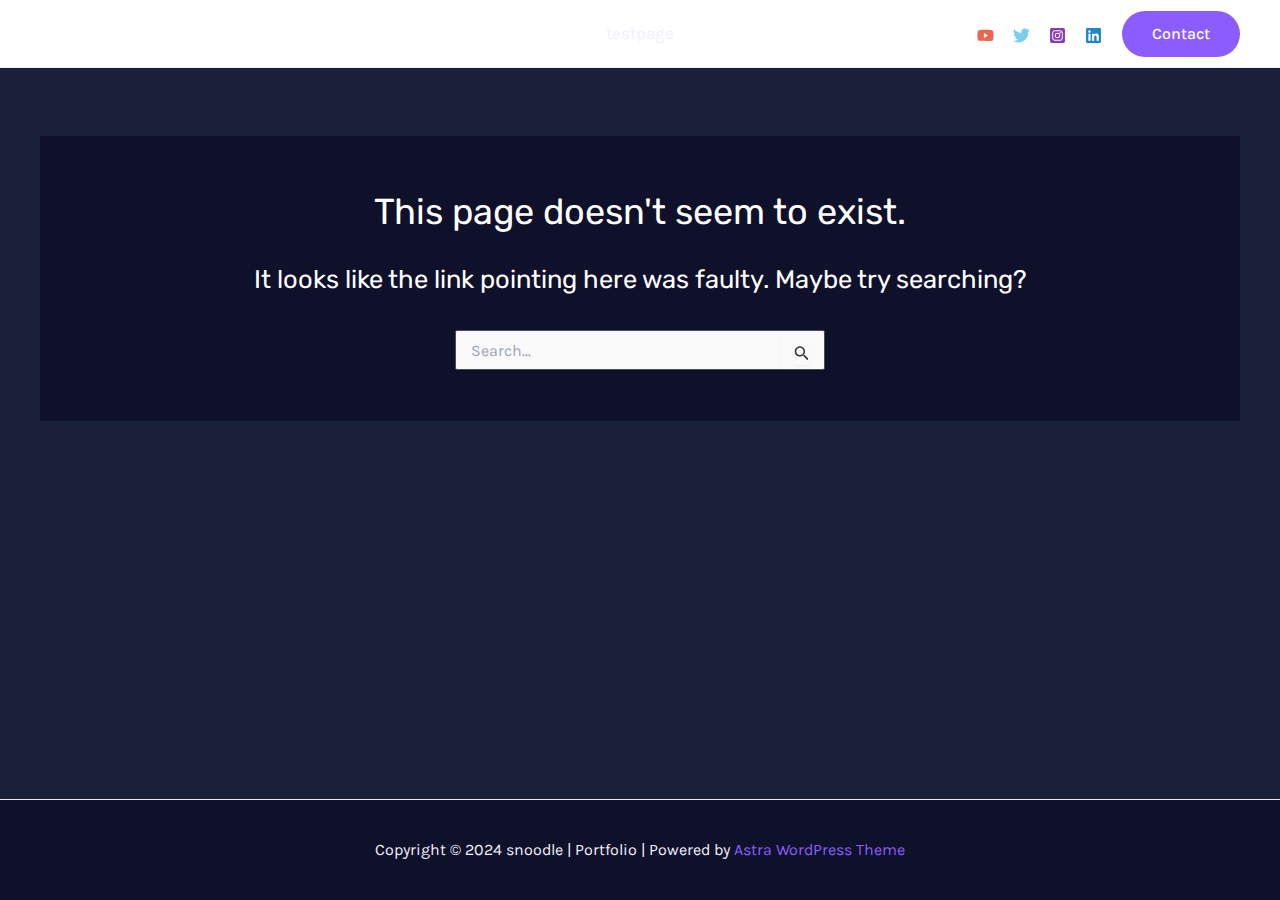
<file: 404/index.html>
<!DOCTYPE html>
<html lang="en-US">
<head>
<meta charset="UTF-8">
<meta name="viewport" content="width=device-width, initial-scale=1">
	 <link rel="profile" href="https://gmpg.org/xfn/11"> 
	 <title>Page not found &#8211; snoodle | Portfolio</title>
<meta name="robots" content="max-image-preview:large">
<link rel="dns-prefetch" href="//fonts.googleapis.com">
<link rel="alternate" type="application/rss+xml" title="snoodle | Portfolio &raquo; Feed" href="https://snoodledev.github.io/portfolio-WP/feed/">
<link rel="alternate" type="application/rss+xml" title="snoodle | Portfolio &raquo; Comments Feed" href="https://snoodledev.github.io/portfolio-WP/comments/feed/">
<script>
window._wpemojiSettings = {"baseUrl":"https:\/\/s.w.org\/images\/core\/emoji\/15.0.3\/72x72\/","ext":".png","svgUrl":"https:\/\/s.w.org\/images\/core\/emoji\/15.0.3\/svg\/","svgExt":".svg","source":{"concatemoji":"https:\/\/snoodledev.github.io\/portfolio-WP\/wp-includes\/js\/wp-emoji-release.min.js?ver=6.5.3"}};
/*! This file is auto-generated */
!function(i,n){var o,s,e;function c(e){try{var t={supportTests:e,timestamp:(new Date).valueOf()};sessionStorage.setItem(o,JSON.stringify(t))}catch(e){}}function p(e,t,n){e.clearRect(0,0,e.canvas.width,e.canvas.height),e.fillText(t,0,0);var t=new Uint32Array(e.getImageData(0,0,e.canvas.width,e.canvas.height).data),r=(e.clearRect(0,0,e.canvas.width,e.canvas.height),e.fillText(n,0,0),new Uint32Array(e.getImageData(0,0,e.canvas.width,e.canvas.height).data));return t.every(function(e,t){return e===r[t]})}function u(e,t,n){switch(t){case"flag":return n(e,"🏳️‍⚧️","🏳️​⚧️")?!1:!n(e,"🇺🇳","🇺​🇳")&&!n(e,"🏴󠁧󠁢󠁥󠁮󠁧󠁿","🏴​󠁧​󠁢​󠁥​󠁮​󠁧​󠁿");case"emoji":return!n(e,"🐦‍⬛","🐦​⬛")}return!1}function f(e,t,n){var r="undefined"!=typeof WorkerGlobalScope&&self instanceof WorkerGlobalScope?new OffscreenCanvas(300,150):i.createElement("canvas"),a=r.getContext("2d",{willReadFrequently:!0}),o=(a.textBaseline="top",a.font="600 32px Arial",{});return e.forEach(function(e){o[e]=t(a,e,n)}),o}function t(e){var t=i.createElement("script");t.src=e,t.defer=!0,i.head.appendChild(t)}"undefined"!=typeof Promise&&(o="wpEmojiSettingsSupports",s=["flag","emoji"],n.supports={everything:!0,everythingExceptFlag:!0},e=new Promise(function(e){i.addEventListener("DOMContentLoaded",e,{once:!0})}),new Promise(function(t){var n=function(){try{var e=JSON.parse(sessionStorage.getItem(o));if("object"==typeof e&&"number"==typeof e.timestamp&&(new Date).valueOf()<e.timestamp+604800&&"object"==typeof e.supportTests)return e.supportTests}catch(e){}return null}();if(!n){if("undefined"!=typeof Worker&&"undefined"!=typeof OffscreenCanvas&&"undefined"!=typeof URL&&URL.createObjectURL&&"undefined"!=typeof Blob)try{var e="postMessage("+f.toString()+"("+[JSON.stringify(s),u.toString(),p.toString()].join(",")+"));",r=new Blob([e],{type:"text/javascript"}),a=new Worker(URL.createObjectURL(r),{name:"wpTestEmojiSupports"});return void(a.onmessage=function(e){c(n=e.data),a.terminate(),t(n)})}catch(e){}c(n=f(s,u,p))}t(n)}).then(function(e){for(var t in e)n.supports[t]=e[t],n.supports.everything=n.supports.everything&&n.supports[t],"flag"!==t&&(n.supports.everythingExceptFlag=n.supports.everythingExceptFlag&&n.supports[t]);n.supports.everythingExceptFlag=n.supports.everythingExceptFlag&&!n.supports.flag,n.DOMReady=!1,n.readyCallback=function(){n.DOMReady=!0}}).then(function(){return e}).then(function(){var e;n.supports.everything||(n.readyCallback(),(e=n.source||{}).concatemoji?t(e.concatemoji):e.wpemoji&&e.twemoji&&(t(e.twemoji),t(e.wpemoji)))}))}((window,document),window._wpemojiSettings);
</script>
<link rel="stylesheet" id="astra-theme-css-css" href="https://snoodledev.github.io/portfolio-WP/wp-content/themes/astra/assets/css/minified/main.min.css?ver=4.6.14" media="all">
<style id="astra-theme-css-inline-css">:root{--ast-post-nav-space:0;--ast-container-default-xlg-padding:2.5em;--ast-container-default-lg-padding:2.5em;--ast-container-default-slg-padding:2em;--ast-container-default-md-padding:2.5em;--ast-container-default-sm-padding:2.5em;--ast-container-default-xs-padding:2.4em;--ast-container-default-xxs-padding:1.8em;--ast-code-block-background:#ECEFF3;--ast-comment-inputs-background:#F9FAFB;--ast-normal-container-width:1200px;--ast-narrow-container-width:750px;--ast-blog-title-font-weight:600;--ast-blog-meta-weight:600;}html{font-size:106.25%;}a{color:var(--ast-global-color-0);}a:hover,a:focus{color:var(--ast-global-color-1);}body,button,input,select,textarea,.ast-button,.ast-custom-button{font-family:'Karla',sans-serif;font-weight:400;font-size:17px;font-size:1rem;line-height:var(--ast-body-line-height,1.65);}blockquote{color:var(--ast-global-color-3);}h1,.entry-content h1,h2,.entry-content h2,h3,.entry-content h3,h4,.entry-content h4,h5,.entry-content h5,h6,.entry-content h6,.site-title,.site-title a{font-family:'Rubik',sans-serif;font-weight:700;}.site-title{font-size:26px;font-size:1.5294117647059rem;display:block;}.site-header .site-description{font-size:15px;font-size:0.88235294117647rem;display:none;}.entry-title{font-size:20px;font-size:1.1764705882353rem;}.ast-blog-single-element.ast-taxonomy-container a{font-size:14px;font-size:0.82352941176471rem;}.ast-blog-meta-container{font-size:13px;font-size:0.76470588235294rem;}.archive .ast-article-post .ast-article-inner,.blog .ast-article-post .ast-article-inner,.archive .ast-article-post .ast-article-inner:hover,.blog .ast-article-post .ast-article-inner:hover{border-top-left-radius:6px;border-top-right-radius:6px;border-bottom-right-radius:6px;border-bottom-left-radius:6px;overflow:hidden;}h1,.entry-content h1{font-size:36px;font-size:2.1176470588235rem;font-weight:700;font-family:'Rubik',sans-serif;line-height:1.4em;}h2,.entry-content h2{font-size:30px;font-size:1.7647058823529rem;font-weight:700;font-family:'Rubik',sans-serif;line-height:1.3em;}h3,.entry-content h3{font-size:24px;font-size:1.4117647058824rem;font-weight:700;font-family:'Rubik',sans-serif;line-height:1.3em;}h4,.entry-content h4{font-size:20px;font-size:1.1764705882353rem;line-height:1.2em;font-weight:700;font-family:'Rubik',sans-serif;}h5,.entry-content h5{font-size:18px;font-size:1.0588235294118rem;line-height:1.2em;font-weight:700;font-family:'Rubik',sans-serif;}h6,.entry-content h6{font-size:16px;font-size:0.94117647058824rem;line-height:1.25em;font-weight:700;font-family:'Rubik',sans-serif;}::selection{background-color:var(--ast-global-color-0);color:#ffffff;}body,h1,.entry-title a,.entry-content h1,h2,.entry-content h2,h3,.entry-content h3,h4,.entry-content h4,h5,.entry-content h5,h6,.entry-content h6{color:var(--ast-global-color-3);}.tagcloud a:hover,.tagcloud a:focus,.tagcloud a.current-item{color:#ffffff;border-color:var(--ast-global-color-0);background-color:var(--ast-global-color-0);}input:focus,input[type="text"]:focus,input[type="email"]:focus,input[type="url"]:focus,input[type="password"]:focus,input[type="reset"]:focus,input[type="search"]:focus,textarea:focus{border-color:var(--ast-global-color-0);}input[type="radio"]:checked,input[type=reset],input[type="checkbox"]:checked,input[type="checkbox"]:hover:checked,input[type="checkbox"]:focus:checked,input[type=range]::-webkit-slider-thumb{border-color:var(--ast-global-color-0);background-color:var(--ast-global-color-0);box-shadow:none;}.site-footer a:hover + .post-count,.site-footer a:focus + .post-count{background:var(--ast-global-color-0);border-color:var(--ast-global-color-0);}.single .nav-links .nav-previous,.single .nav-links .nav-next{color:var(--ast-global-color-0);}.entry-meta,.entry-meta *{line-height:1.45;color:var(--ast-global-color-0);font-weight:600;}.entry-meta a:not(.ast-button):hover,.entry-meta a:not(.ast-button):hover *,.entry-meta a:not(.ast-button):focus,.entry-meta a:not(.ast-button):focus *,.page-links > .page-link,.page-links .page-link:hover,.post-navigation a:hover{color:var(--ast-global-color-1);}#cat option,.secondary .calendar_wrap thead a,.secondary .calendar_wrap thead a:visited{color:var(--ast-global-color-0);}.secondary .calendar_wrap #today,.ast-progress-val span{background:var(--ast-global-color-0);}.secondary a:hover + .post-count,.secondary a:focus + .post-count{background:var(--ast-global-color-0);border-color:var(--ast-global-color-0);}.calendar_wrap #today > a{color:#ffffff;}.page-links .page-link,.single .post-navigation a{color:var(--ast-global-color-3);}.ast-search-menu-icon .search-form button.search-submit{padding:0 4px;}.ast-search-menu-icon form.search-form{padding-right:0;}.ast-search-menu-icon.slide-search input.search-field{width:0;}.ast-header-search .ast-search-menu-icon.ast-dropdown-active .search-form,.ast-header-search .ast-search-menu-icon.ast-dropdown-active .search-field:focus{transition:all 0.2s;}.search-form input.search-field:focus{outline:none;}.ast-search-menu-icon .search-form button.search-submit:focus,.ast-theme-transparent-header .ast-header-search .ast-dropdown-active .ast-icon,.ast-theme-transparent-header .ast-inline-search .search-field:focus .ast-icon{color:var(--ast-global-color-1);}.ast-header-search .slide-search .search-form{border:2px solid var(--ast-global-color-0);}.ast-header-search .slide-search .search-field{background-color:#fff;}.ast-archive-title{color:var(--ast-global-color-2);}.widget-title,.widget .wp-block-heading{font-size:24px;font-size:1.4117647058824rem;color:var(--ast-global-color-2);}.ast-single-post .entry-content a,.ast-comment-content a:not(.ast-comment-edit-reply-wrap a){text-decoration:underline;}.ast-single-post .elementor-button-wrapper .elementor-button,.ast-single-post .entry-content .uagb-tab a,.ast-single-post .entry-content .uagb-ifb-cta a,.ast-single-post .entry-content .uabb-module-content a,.ast-single-post .entry-content .uagb-post-grid a,.ast-single-post .entry-content .uagb-timeline a,.ast-single-post .entry-content .uagb-toc__wrap a,.ast-single-post .entry-content .uagb-taxomony-box a,.ast-single-post .entry-content .woocommerce a,.entry-content .wp-block-latest-posts > li > a,.ast-single-post .entry-content .wp-block-file__button,li.ast-post-filter-single,.ast-single-post .ast-comment-content .comment-reply-link,.ast-single-post .ast-comment-content .comment-edit-link{text-decoration:none;}.ast-search-menu-icon.slide-search a:focus-visible:focus-visible,.astra-search-icon:focus-visible,#close:focus-visible,a:focus-visible,.ast-menu-toggle:focus-visible,.site .skip-link:focus-visible,.wp-block-loginout input:focus-visible,.wp-block-search.wp-block-search__button-inside .wp-block-search__inside-wrapper,.ast-header-navigation-arrow:focus-visible,.woocommerce .wc-proceed-to-checkout > .checkout-button:focus-visible,.woocommerce .woocommerce-MyAccount-navigation ul li a:focus-visible,.ast-orders-table__row .ast-orders-table__cell:focus-visible,.woocommerce .woocommerce-order-details .order-again > .button:focus-visible,.woocommerce .woocommerce-message a.button.wc-forward:focus-visible,.woocommerce #minus_qty:focus-visible,.woocommerce #plus_qty:focus-visible,a#ast-apply-coupon:focus-visible,.woocommerce .woocommerce-info a:focus-visible,.woocommerce .astra-shop-summary-wrap a:focus-visible,.woocommerce a.wc-forward:focus-visible,#ast-apply-coupon:focus-visible,.woocommerce-js .woocommerce-mini-cart-item a.remove:focus-visible,#close:focus-visible,.button.search-submit:focus-visible,#search_submit:focus,.normal-search:focus-visible,.ast-header-account-wrap:focus-visible{outline-style:dotted;outline-color:inherit;outline-width:thin;}input:focus,input[type="text"]:focus,input[type="email"]:focus,input[type="url"]:focus,input[type="password"]:focus,input[type="reset"]:focus,input[type="search"]:focus,input[type="number"]:focus,textarea:focus,.wp-block-search__input:focus,[data-section="section-header-mobile-trigger"] .ast-button-wrap .ast-mobile-menu-trigger-minimal:focus,.ast-mobile-popup-drawer.active .menu-toggle-close:focus,.woocommerce-ordering select.orderby:focus,#ast-scroll-top:focus,#coupon_code:focus,.woocommerce-page #comment:focus,.woocommerce #reviews #respond input#submit:focus,.woocommerce a.add_to_cart_button:focus,.woocommerce .button.single_add_to_cart_button:focus,.woocommerce .woocommerce-cart-form button:focus,.woocommerce .woocommerce-cart-form__cart-item .quantity .qty:focus,.woocommerce .woocommerce-billing-fields .woocommerce-billing-fields__field-wrapper .woocommerce-input-wrapper > .input-text:focus,.woocommerce #order_comments:focus,.woocommerce #place_order:focus,.woocommerce .woocommerce-address-fields .woocommerce-address-fields__field-wrapper .woocommerce-input-wrapper > .input-text:focus,.woocommerce .woocommerce-MyAccount-content form button:focus,.woocommerce .woocommerce-MyAccount-content .woocommerce-EditAccountForm .woocommerce-form-row .woocommerce-Input.input-text:focus,.woocommerce .ast-woocommerce-container .woocommerce-pagination ul.page-numbers li a:focus,body #content .woocommerce form .form-row .select2-container--default .select2-selection--single:focus,#ast-coupon-code:focus,.woocommerce.woocommerce-js .quantity input[type=number]:focus,.woocommerce-js .woocommerce-mini-cart-item .quantity input[type=number]:focus,.woocommerce p#ast-coupon-trigger:focus{border-style:dotted;border-color:inherit;border-width:thin;}input{outline:none;}.ast-logo-title-inline .site-logo-img{padding-right:1em;}.site-logo-img img{ transition:all 0.2s linear;}body .ast-oembed-container *{position:absolute;top:0;width:100%;height:100%;left:0;}body .wp-block-embed-pocket-casts .ast-oembed-container *{position:unset;}.ast-single-post-featured-section + article {margin-top: 2em;}.site-content .ast-single-post-featured-section img {width: 100%;overflow: hidden;object-fit: cover;}.ast-separate-container .site-content .ast-single-post-featured-section + article {margin-top: -80px;z-index: 9;position: relative;border-radius: 4px;}@media (min-width: 922px) {.ast-no-sidebar .site-content .ast-article-image-container--wide {margin-left: -120px;margin-right: -120px;max-width: unset;width: unset;}.ast-left-sidebar .site-content .ast-article-image-container--wide,.ast-right-sidebar .site-content .ast-article-image-container--wide {margin-left: -10px;margin-right: -10px;}.site-content .ast-article-image-container--full {margin-left: calc( -50vw + 50%);margin-right: calc( -50vw + 50%);max-width: 100vw;width: 100vw;}.ast-left-sidebar .site-content .ast-article-image-container--full,.ast-right-sidebar .site-content .ast-article-image-container--full {margin-left: -10px;margin-right: -10px;max-width: inherit;width: auto;}}.site > .ast-single-related-posts-container {margin-top: 0;}@media (min-width: 922px) {.ast-desktop .ast-container--narrow {max-width: var(--ast-narrow-container-width);margin: 0 auto;}}input[type="text"],input[type="number"],input[type="email"],input[type="url"],input[type="password"],input[type="search"],input[type=reset],input[type=tel],input[type=date],select,textarea{font-size:16px;font-style:normal;font-weight:400;line-height:24px;width:100%;padding:12px 16px;border-radius:4px;box-shadow:0px 1px 2px 0px rgba(0,0,0,0.05);color:var(--ast-form-input-text,#475569);}input[type="text"],input[type="number"],input[type="email"],input[type="url"],input[type="password"],input[type="search"],input[type=reset],input[type=tel],input[type=date],select{height:40px;}input[type="date"]{border-width:1px;border-style:solid;border-color:var(--ast-border-color);}input[type="text"]:focus,input[type="number"]:focus,input[type="email"]:focus,input[type="url"]:focus,input[type="password"]:focus,input[type="search"]:focus,input[type=reset]:focus,input[type="tel"]:focus,input[type="date"]:focus,select:focus,textarea:focus{border-color:#046BD2;box-shadow:none;outline:none;color:var(--ast-form-input-focus-text,#475569);}label,legend{color:#111827;font-size:14px;font-style:normal;font-weight:500;line-height:20px;}select{padding:6px 10px;}fieldset{padding:30px;border-radius:4px;}button,.ast-button,.button,input[type="button"],input[type="reset"],input[type="submit"]{border-radius:4px;box-shadow:0px 1px 2px 0px rgba(0,0,0,0.05);}:root{--ast-comment-inputs-background:#FFF;}::placeholder{color:var(--ast-form-field-color,#9CA3AF);}::-ms-input-placeholder{color:var(--ast-form-field-color,#9CA3AF);}@media (max-width:921.9px){#ast-desktop-header{display:none;}}@media (min-width:922px){#ast-mobile-header{display:none;}}.wp-block-buttons.aligncenter{justify-content:center;}.wp-block-button.is-style-outline .wp-block-button__link{border-color:var(--ast-global-color-0);}div.wp-block-button.is-style-outline > .wp-block-button__link:not(.has-text-color),div.wp-block-button.wp-block-button__link.is-style-outline:not(.has-text-color){color:var(--ast-global-color-0);}.wp-block-button.is-style-outline .wp-block-button__link:hover,.wp-block-buttons .wp-block-button.is-style-outline .wp-block-button__link:focus,.wp-block-buttons .wp-block-button.is-style-outline > .wp-block-button__link:not(.has-text-color):hover,.wp-block-buttons .wp-block-button.wp-block-button__link.is-style-outline:not(.has-text-color):hover{color:#ffffff;background-color:var(--ast-global-color-1);border-color:var(--ast-global-color-1);}.post-page-numbers.current .page-link,.ast-pagination .page-numbers.current{color:#ffffff;border-color:var(--ast-global-color-0);background-color:var(--ast-global-color-0);}.wp-block-buttons .wp-block-button.is-style-outline .wp-block-button__link.wp-element-button,.ast-outline-button,.wp-block-uagb-buttons-child .uagb-buttons-repeater.ast-outline-button{border-color:var(--ast-global-color-0);font-family:inherit;font-weight:500;font-size:16px;font-size:0.94117647058824rem;line-height:1em;padding-top:13px;padding-right:30px;padding-bottom:13px;padding-left:30px;}.wp-block-buttons .wp-block-button.is-style-outline > .wp-block-button__link:not(.has-text-color),.wp-block-buttons .wp-block-button.wp-block-button__link.is-style-outline:not(.has-text-color),.ast-outline-button{color:var(--ast-global-color-0);}.wp-block-button.is-style-outline .wp-block-button__link:hover,.wp-block-buttons .wp-block-button.is-style-outline .wp-block-button__link:focus,.wp-block-buttons .wp-block-button.is-style-outline > .wp-block-button__link:not(.has-text-color):hover,.wp-block-buttons .wp-block-button.wp-block-button__link.is-style-outline:not(.has-text-color):hover,.ast-outline-button:hover,.ast-outline-button:focus,.wp-block-uagb-buttons-child .uagb-buttons-repeater.ast-outline-button:hover,.wp-block-uagb-buttons-child .uagb-buttons-repeater.ast-outline-button:focus{color:#ffffff;background-color:var(--ast-global-color-1);border-color:var(--ast-global-color-1);}.ast-single-post .entry-content a.ast-outline-button,.ast-single-post .entry-content .is-style-outline>.wp-block-button__link{text-decoration:none;}.uagb-buttons-repeater.ast-outline-button{border-radius:9999px;}@media (max-width:921px){.wp-block-buttons .wp-block-button.is-style-outline .wp-block-button__link.wp-element-button,.ast-outline-button,.wp-block-uagb-buttons-child .uagb-buttons-repeater.ast-outline-button{padding-top:12px;padding-right:28px;padding-bottom:12px;padding-left:28px;}}@media (max-width:544px){.wp-block-buttons .wp-block-button.is-style-outline .wp-block-button__link.wp-element-button,.ast-outline-button,.wp-block-uagb-buttons-child .uagb-buttons-repeater.ast-outline-button{padding-top:10px;padding-right:24px;padding-bottom:10px;padding-left:24px;}}.entry-content[ast-blocks-layout] > figure{margin-bottom:1em;}h1.widget-title{font-weight:700;}h2.widget-title{font-weight:700;}h3.widget-title{font-weight:700;}#page{display:flex;flex-direction:column;min-height:100vh;}.ast-404-layout-1 h1.page-title{color:var(--ast-global-color-2);}.single .post-navigation a{line-height:1em;height:inherit;}.error-404 .page-sub-title{font-size:1.5rem;font-weight:inherit;}.search .site-content .content-area .search-form{margin-bottom:0;}#page .site-content{flex-grow:1;}.widget{margin-bottom:1.25em;}#secondary li{line-height:1.5em;}#secondary .wp-block-group h2{margin-bottom:0.7em;}#secondary h2{font-size:1.7rem;}.ast-separate-container .ast-article-post,.ast-separate-container .ast-article-single,.ast-separate-container .comment-respond{padding:3em;}.ast-separate-container .ast-article-single .ast-article-single{padding:0;}.ast-article-single .wp-block-post-template-is-layout-grid{padding-left:0;}.ast-separate-container .comments-title,.ast-narrow-container .comments-title{padding:1.5em 2em;}.ast-page-builder-template .comment-form-textarea,.ast-comment-formwrap .ast-grid-common-col{padding:0;}.ast-comment-formwrap{padding:0;display:inline-flex;column-gap:20px;width:100%;margin-left:0;margin-right:0;}.comments-area textarea#comment:focus,.comments-area textarea#comment:active,.comments-area .ast-comment-formwrap input[type="text"]:focus,.comments-area .ast-comment-formwrap input[type="text"]:active {box-shadow:none;outline:none;}.archive.ast-page-builder-template .entry-header{margin-top:2em;}.ast-page-builder-template .ast-comment-formwrap{width:100%;}.entry-title{margin-bottom:0.6em;}.ast-archive-description p{font-size:inherit;font-weight:inherit;line-height:inherit;}.ast-separate-container .ast-comment-list li.depth-1,.hentry{margin-bottom:1.5em;}.site-content section.ast-archive-description{margin-bottom:2em;}@media (min-width:921px){.ast-left-sidebar.ast-page-builder-template #secondary,.archive.ast-right-sidebar.ast-page-builder-template .site-main{padding-left:20px;padding-right:20px;}}@media (max-width:544px){.ast-comment-formwrap.ast-row{column-gap:10px;display:inline-block;}#ast-commentform .ast-grid-common-col{position:relative;width:100%;}}@media (min-width:1201px){.ast-separate-container .ast-article-post,.ast-separate-container .ast-article-single,.ast-separate-container .ast-author-box,.ast-separate-container .ast-404-layout-1,.ast-separate-container .no-results{padding:3em;}}@media (max-width:921px){.ast-separate-container #primary,.ast-separate-container #secondary{padding:1.5em 0;}#primary,#secondary{padding:1.5em 0;margin:0;}.ast-left-sidebar #content > .ast-container{display:flex;flex-direction:column-reverse;width:100%;}}@media (min-width:922px){.ast-separate-container.ast-right-sidebar #primary,.ast-separate-container.ast-left-sidebar #primary{border:0;}.search-no-results.ast-separate-container #primary{margin-bottom:4em;}}.ast-404-layout-1 .ast-404-text{font-size:200px;font-size:11.764705882353rem;}@media (min-width:922px){.error404.ast-separate-container #primary{margin-bottom:4em;}}@media (max-width:920px){.ast-404-layout-1 .ast-404-text{font-size:100px;font-size:5.8823529411765rem;}}.wp-block-button .wp-block-button__link{color:#ffffff;}.wp-block-button .wp-block-button__link:hover,.wp-block-button .wp-block-button__link:focus{color:#ffffff;background-color:var(--ast-global-color-1);border-color:var(--ast-global-color-1);}.wp-block-button .wp-block-button__link,.wp-block-search .wp-block-search__button,body .wp-block-file .wp-block-file__button{border-color:var(--ast-global-color-0);background-color:var(--ast-global-color-0);color:#ffffff;font-family:inherit;font-weight:500;line-height:1em;font-size:16px;font-size:0.94117647058824rem;padding-top:15px;padding-right:30px;padding-bottom:15px;padding-left:30px;}.ast-single-post .entry-content .wp-block-button .wp-block-button__link,.ast-single-post .entry-content .wp-block-search .wp-block-search__button,body .entry-content .wp-block-file .wp-block-file__button{text-decoration:none;}@media (max-width:921px){.wp-block-button .wp-block-button__link,.wp-block-search .wp-block-search__button,body .wp-block-file .wp-block-file__button{padding-top:14px;padding-right:28px;padding-bottom:14px;padding-left:28px;}}@media (max-width:544px){.wp-block-button .wp-block-button__link,.wp-block-search .wp-block-search__button,body .wp-block-file .wp-block-file__button{padding-top:12px;padding-right:24px;padding-bottom:12px;padding-left:24px;}}.menu-toggle,button,.ast-button,.ast-custom-button,.button,input#submit,input[type="button"],input[type="submit"],input[type="reset"],#comments .submit,.search .search-submit,form[CLASS*="wp-block-search__"].wp-block-search .wp-block-search__inside-wrapper .wp-block-search__button,body .wp-block-file .wp-block-file__button,.search .search-submit,.woocommerce-js a.button,.woocommerce button.button,.woocommerce .woocommerce-message a.button,.woocommerce #respond input#submit.alt,.woocommerce input.button.alt,.woocommerce input.button,.woocommerce input.button:disabled,.woocommerce input.button:disabled[disabled],.woocommerce input.button:disabled:hover,.woocommerce input.button:disabled[disabled]:hover,.woocommerce #respond input#submit,.woocommerce button.button.alt.disabled,.wc-block-grid__products .wc-block-grid__product .wp-block-button__link,.wc-block-grid__product-onsale,[CLASS*="wc-block"] button,.woocommerce-js .astra-cart-drawer .astra-cart-drawer-content .woocommerce-mini-cart__buttons .button:not(.checkout):not(.ast-continue-shopping),.woocommerce-js .astra-cart-drawer .astra-cart-drawer-content .woocommerce-mini-cart__buttons a.checkout,.woocommerce button.button.alt.disabled.wc-variation-selection-needed,[CLASS*="wc-block"] .wc-block-components-button{border-style:solid;border-top-width:0;border-right-width:0;border-left-width:0;border-bottom-width:0;color:#ffffff;border-color:var(--ast-global-color-0);background-color:var(--ast-global-color-0);padding-top:15px;padding-right:30px;padding-bottom:15px;padding-left:30px;font-family:inherit;font-weight:500;font-size:16px;font-size:0.94117647058824rem;line-height:1em;}button:focus,.menu-toggle:hover,button:hover,.ast-button:hover,.ast-custom-button:hover .button:hover,.ast-custom-button:hover ,input[type=reset]:hover,input[type=reset]:focus,input#submit:hover,input#submit:focus,input[type="button"]:hover,input[type="button"]:focus,input[type="submit"]:hover,input[type="submit"]:focus,form[CLASS*="wp-block-search__"].wp-block-search .wp-block-search__inside-wrapper .wp-block-search__button:hover,form[CLASS*="wp-block-search__"].wp-block-search .wp-block-search__inside-wrapper .wp-block-search__button:focus,body .wp-block-file .wp-block-file__button:hover,body .wp-block-file .wp-block-file__button:focus,.woocommerce-js a.button:hover,.woocommerce button.button:hover,.woocommerce .woocommerce-message a.button:hover,.woocommerce #respond input#submit:hover,.woocommerce #respond input#submit.alt:hover,.woocommerce input.button.alt:hover,.woocommerce input.button:hover,.woocommerce button.button.alt.disabled:hover,.wc-block-grid__products .wc-block-grid__product .wp-block-button__link:hover,[CLASS*="wc-block"] button:hover,.woocommerce-js .astra-cart-drawer .astra-cart-drawer-content .woocommerce-mini-cart__buttons .button:not(.checkout):not(.ast-continue-shopping):hover,.woocommerce-js .astra-cart-drawer .astra-cart-drawer-content .woocommerce-mini-cart__buttons a.checkout:hover,.woocommerce button.button.alt.disabled.wc-variation-selection-needed:hover,[CLASS*="wc-block"] .wc-block-components-button:hover,[CLASS*="wc-block"] .wc-block-components-button:focus{color:#ffffff;background-color:var(--ast-global-color-1);border-color:var(--ast-global-color-1);}form[CLASS*="wp-block-search__"].wp-block-search .wp-block-search__inside-wrapper .wp-block-search__button.has-icon{padding-top:calc(15px - 3px);padding-right:calc(30px - 3px);padding-bottom:calc(15px - 3px);padding-left:calc(30px - 3px);}@media (max-width:921px){.menu-toggle,button,.ast-button,.ast-custom-button,.button,input#submit,input[type="button"],input[type="submit"],input[type="reset"],#comments .submit,.search .search-submit,form[CLASS*="wp-block-search__"].wp-block-search .wp-block-search__inside-wrapper .wp-block-search__button,body .wp-block-file .wp-block-file__button,.search .search-submit,.woocommerce-js a.button,.woocommerce button.button,.woocommerce .woocommerce-message a.button,.woocommerce #respond input#submit.alt,.woocommerce input.button.alt,.woocommerce input.button,.woocommerce input.button:disabled,.woocommerce input.button:disabled[disabled],.woocommerce input.button:disabled:hover,.woocommerce input.button:disabled[disabled]:hover,.woocommerce #respond input#submit,.woocommerce button.button.alt.disabled,.wc-block-grid__products .wc-block-grid__product .wp-block-button__link,.wc-block-grid__product-onsale,[CLASS*="wc-block"] button,.woocommerce-js .astra-cart-drawer .astra-cart-drawer-content .woocommerce-mini-cart__buttons .button:not(.checkout):not(.ast-continue-shopping),.woocommerce-js .astra-cart-drawer .astra-cart-drawer-content .woocommerce-mini-cart__buttons a.checkout,.woocommerce button.button.alt.disabled.wc-variation-selection-needed,[CLASS*="wc-block"] .wc-block-components-button{padding-top:14px;padding-right:28px;padding-bottom:14px;padding-left:28px;}}@media (max-width:544px){.menu-toggle,button,.ast-button,.ast-custom-button,.button,input#submit,input[type="button"],input[type="submit"],input[type="reset"],#comments .submit,.search .search-submit,form[CLASS*="wp-block-search__"].wp-block-search .wp-block-search__inside-wrapper .wp-block-search__button,body .wp-block-file .wp-block-file__button,.search .search-submit,.woocommerce-js a.button,.woocommerce button.button,.woocommerce .woocommerce-message a.button,.woocommerce #respond input#submit.alt,.woocommerce input.button.alt,.woocommerce input.button,.woocommerce input.button:disabled,.woocommerce input.button:disabled[disabled],.woocommerce input.button:disabled:hover,.woocommerce input.button:disabled[disabled]:hover,.woocommerce #respond input#submit,.woocommerce button.button.alt.disabled,.wc-block-grid__products .wc-block-grid__product .wp-block-button__link,.wc-block-grid__product-onsale,[CLASS*="wc-block"] button,.woocommerce-js .astra-cart-drawer .astra-cart-drawer-content .woocommerce-mini-cart__buttons .button:not(.checkout):not(.ast-continue-shopping),.woocommerce-js .astra-cart-drawer .astra-cart-drawer-content .woocommerce-mini-cart__buttons a.checkout,.woocommerce button.button.alt.disabled.wc-variation-selection-needed,[CLASS*="wc-block"] .wc-block-components-button{padding-top:12px;padding-right:24px;padding-bottom:12px;padding-left:24px;}}@media (max-width:921px){.ast-mobile-header-stack .main-header-bar .ast-search-menu-icon{display:inline-block;}.ast-header-break-point.ast-header-custom-item-outside .ast-mobile-header-stack .main-header-bar .ast-search-icon{margin:0;}.ast-comment-avatar-wrap img{max-width:2.5em;}.ast-comment-meta{padding:0 1.8888em 1.3333em;}}@media (min-width:544px){.ast-container{max-width:100%;}}@media (max-width:544px){.ast-separate-container .ast-article-post,.ast-separate-container .ast-article-single,.ast-separate-container .comments-title,.ast-separate-container .ast-archive-description{padding:1.5em 1em;}.ast-separate-container #content .ast-container{padding-left:0.54em;padding-right:0.54em;}.ast-separate-container .ast-comment-list .bypostauthor{padding:.5em;}.ast-search-menu-icon.ast-dropdown-active .search-field{width:170px;}}.ast-separate-container{background-color:var(--ast-global-color-4);;}@media (max-width:921px){.site-title{display:block;}.site-header .site-description{display:none;}h1,.entry-content h1{font-size:30px;}h2,.entry-content h2{font-size:25px;}h3,.entry-content h3{font-size:20px;}}@media (max-width:544px){.site-title{display:block;}.site-header .site-description{display:none;}h1,.entry-content h1{font-size:30px;}h2,.entry-content h2{font-size:25px;}h3,.entry-content h3{font-size:20px;}}@media (max-width:921px){html{font-size:96.9%;}}@media (max-width:544px){html{font-size:96.9%;}}@media (min-width:922px){.ast-container{max-width:1240px;}}@media (min-width:922px){.site-content .ast-container{display:flex;}}@media (max-width:921px){.site-content .ast-container{flex-direction:column;}}@media (min-width:922px){.main-header-menu .sub-menu .menu-item.ast-left-align-sub-menu:hover > .sub-menu,.main-header-menu .sub-menu .menu-item.ast-left-align-sub-menu.focus > .sub-menu{margin-left:-0px;}}.entry-content li > p{margin-bottom:0;}.site .comments-area{padding-bottom:2em;margin-top:2em;}.wp-block-file {display: flex;align-items: center;flex-wrap: wrap;justify-content: space-between;}.wp-block-pullquote {border: none;}.wp-block-pullquote blockquote::before {content: "\201D";font-family: "Helvetica",sans-serif;display: flex;transform: rotate( 180deg );font-size: 6rem;font-style: normal;line-height: 1;font-weight: bold;align-items: center;justify-content: center;}.has-text-align-right > blockquote::before {justify-content: flex-start;}.has-text-align-left > blockquote::before {justify-content: flex-end;}figure.wp-block-pullquote.is-style-solid-color blockquote {max-width: 100%;text-align: inherit;}html body {--wp--custom--ast-default-block-top-padding: 3em;--wp--custom--ast-default-block-right-padding: 3em;--wp--custom--ast-default-block-bottom-padding: 3em;--wp--custom--ast-default-block-left-padding: 3em;--wp--custom--ast-container-width: 1200px;--wp--custom--ast-content-width-size: 1200px;--wp--custom--ast-wide-width-size: calc(1200px + var(--wp--custom--ast-default-block-left-padding) + var(--wp--custom--ast-default-block-right-padding));}.ast-narrow-container {--wp--custom--ast-content-width-size: 750px;--wp--custom--ast-wide-width-size: 750px;}@media(max-width: 921px) {html body {--wp--custom--ast-default-block-top-padding: 3em;--wp--custom--ast-default-block-right-padding: 2em;--wp--custom--ast-default-block-bottom-padding: 3em;--wp--custom--ast-default-block-left-padding: 2em;}}@media(max-width: 544px) {html body {--wp--custom--ast-default-block-top-padding: 3em;--wp--custom--ast-default-block-right-padding: 1.5em;--wp--custom--ast-default-block-bottom-padding: 3em;--wp--custom--ast-default-block-left-padding: 1.5em;}}.entry-content > .wp-block-group,.entry-content > .wp-block-cover,.entry-content > .wp-block-columns {padding-top: var(--wp--custom--ast-default-block-top-padding);padding-right: var(--wp--custom--ast-default-block-right-padding);padding-bottom: var(--wp--custom--ast-default-block-bottom-padding);padding-left: var(--wp--custom--ast-default-block-left-padding);}.ast-plain-container.ast-no-sidebar .entry-content > .alignfull,.ast-page-builder-template .ast-no-sidebar .entry-content > .alignfull {margin-left: calc( -50vw + 50%);margin-right: calc( -50vw + 50%);max-width: 100vw;width: 100vw;}.ast-plain-container.ast-no-sidebar .entry-content .alignfull .alignfull,.ast-page-builder-template.ast-no-sidebar .entry-content .alignfull .alignfull,.ast-plain-container.ast-no-sidebar .entry-content .alignfull .alignwide,.ast-page-builder-template.ast-no-sidebar .entry-content .alignfull .alignwide,.ast-plain-container.ast-no-sidebar .entry-content .alignwide .alignfull,.ast-page-builder-template.ast-no-sidebar .entry-content .alignwide .alignfull,.ast-plain-container.ast-no-sidebar .entry-content .alignwide .alignwide,.ast-page-builder-template.ast-no-sidebar .entry-content .alignwide .alignwide,.ast-plain-container.ast-no-sidebar .entry-content .wp-block-column .alignfull,.ast-page-builder-template.ast-no-sidebar .entry-content .wp-block-column .alignfull,.ast-plain-container.ast-no-sidebar .entry-content .wp-block-column .alignwide,.ast-page-builder-template.ast-no-sidebar .entry-content .wp-block-column .alignwide {margin-left: auto;margin-right: auto;width: 100%;}[ast-blocks-layout] .wp-block-separator:not(.is-style-dots) {height: 0;}[ast-blocks-layout] .wp-block-separator {margin: 20px auto;}[ast-blocks-layout] .wp-block-separator:not(.is-style-wide):not(.is-style-dots) {max-width: 100px;}[ast-blocks-layout] .wp-block-separator.has-background {padding: 0;}.entry-content[ast-blocks-layout] > * {max-width: var(--wp--custom--ast-content-width-size);margin-left: auto;margin-right: auto;}.entry-content[ast-blocks-layout] > .alignwide {max-width: var(--wp--custom--ast-wide-width-size);}.entry-content[ast-blocks-layout] .alignfull {max-width: none;}.entry-content .wp-block-columns {margin-bottom: 0;}blockquote {margin: 1.5em;border-color: rgba(0,0,0,0.05);}.wp-block-quote:not(.has-text-align-right):not(.has-text-align-center) {border-left: 5px solid rgba(0,0,0,0.05);}.has-text-align-right > blockquote,blockquote.has-text-align-right {border-right: 5px solid rgba(0,0,0,0.05);}.has-text-align-left > blockquote,blockquote.has-text-align-left {border-left: 5px solid rgba(0,0,0,0.05);}.wp-block-site-tagline,.wp-block-latest-posts .read-more {margin-top: 15px;}.wp-block-loginout p label {display: block;}.wp-block-loginout p:not(.login-remember):not(.login-submit) input {width: 100%;}.wp-block-loginout input:focus {border-color: transparent;}.wp-block-loginout input:focus {outline: thin dotted;}.entry-content .wp-block-media-text .wp-block-media-text__content {padding: 0 0 0 8%;}.entry-content .wp-block-media-text.has-media-on-the-right .wp-block-media-text__content {padding: 0 8% 0 0;}.entry-content .wp-block-media-text.has-background .wp-block-media-text__content {padding: 8%;}.entry-content .wp-block-cover:not([class*="background-color"]) .wp-block-cover__inner-container,.entry-content .wp-block-cover:not([class*="background-color"]) .wp-block-cover-image-text,.entry-content .wp-block-cover:not([class*="background-color"]) .wp-block-cover-text,.entry-content .wp-block-cover-image:not([class*="background-color"]) .wp-block-cover__inner-container,.entry-content .wp-block-cover-image:not([class*="background-color"]) .wp-block-cover-image-text,.entry-content .wp-block-cover-image:not([class*="background-color"]) .wp-block-cover-text {color: var(--ast-global-color-5);}.wp-block-loginout .login-remember input {width: 1.1rem;height: 1.1rem;margin: 0 5px 4px 0;vertical-align: middle;}.wp-block-latest-posts > li > *:first-child,.wp-block-latest-posts:not(.is-grid) > li:first-child {margin-top: 0;}.wp-block-search__inside-wrapper .wp-block-search__input {padding: 0 10px;color: var(--ast-global-color-3);background: var(--ast-global-color-5);border-color: var(--ast-border-color);}.wp-block-latest-posts .read-more {margin-bottom: 1.5em;}.wp-block-search__no-button .wp-block-search__inside-wrapper .wp-block-search__input {padding-top: 5px;padding-bottom: 5px;}.wp-block-latest-posts .wp-block-latest-posts__post-date,.wp-block-latest-posts .wp-block-latest-posts__post-author {font-size: 1rem;}.wp-block-latest-posts > li > *,.wp-block-latest-posts:not(.is-grid) > li {margin-top: 12px;margin-bottom: 12px;}.ast-page-builder-template .entry-content[ast-blocks-layout] > *,.ast-page-builder-template .entry-content[ast-blocks-layout] > .alignfull > * {max-width: none;}.ast-page-builder-template .entry-content[ast-blocks-layout] > .alignwide > * {max-width: var(--wp--custom--ast-wide-width-size);}.ast-page-builder-template .entry-content[ast-blocks-layout] > .inherit-container-width > *,.ast-page-builder-template .entry-content[ast-blocks-layout] > * > *,.entry-content[ast-blocks-layout] > .wp-block-cover .wp-block-cover__inner-container {max-width: var(--wp--custom--ast-content-width-size);margin-left: auto;margin-right: auto;}.entry-content[ast-blocks-layout] .wp-block-cover:not(.alignleft):not(.alignright) {width: auto;}@media(max-width: 1200px) {.ast-separate-container .entry-content > .alignfull,.ast-separate-container .entry-content[ast-blocks-layout] > .alignwide,.ast-plain-container .entry-content[ast-blocks-layout] > .alignwide,.ast-plain-container .entry-content .alignfull {margin-left: calc(-1 * min(var(--ast-container-default-xlg-padding),20px)) ;margin-right: calc(-1 * min(var(--ast-container-default-xlg-padding),20px));}}@media(min-width: 1201px) {.ast-separate-container .entry-content > .alignfull {margin-left: calc(-1 * var(--ast-container-default-xlg-padding) );margin-right: calc(-1 * var(--ast-container-default-xlg-padding) );}.ast-separate-container .entry-content[ast-blocks-layout] > .alignwide,.ast-plain-container .entry-content[ast-blocks-layout] > .alignwide {margin-left: calc(-1 * var(--wp--custom--ast-default-block-left-padding) );margin-right: calc(-1 * var(--wp--custom--ast-default-block-right-padding) );}}@media(min-width: 921px) {.ast-separate-container .entry-content .wp-block-group.alignwide:not(.inherit-container-width) > :where(:not(.alignleft):not(.alignright)),.ast-plain-container .entry-content .wp-block-group.alignwide:not(.inherit-container-width) > :where(:not(.alignleft):not(.alignright)) {max-width: calc( var(--wp--custom--ast-content-width-size) + 80px );}.ast-plain-container.ast-right-sidebar .entry-content[ast-blocks-layout] .alignfull,.ast-plain-container.ast-left-sidebar .entry-content[ast-blocks-layout] .alignfull {margin-left: -60px;margin-right: -60px;}}@media(min-width: 544px) {.entry-content > .alignleft {margin-right: 20px;}.entry-content > .alignright {margin-left: 20px;}}@media (max-width:544px){.wp-block-columns .wp-block-column:not(:last-child){margin-bottom:20px;}.wp-block-latest-posts{margin:0;}}@media( max-width: 600px ) {.entry-content .wp-block-media-text .wp-block-media-text__content,.entry-content .wp-block-media-text.has-media-on-the-right .wp-block-media-text__content {padding: 8% 0 0;}.entry-content .wp-block-media-text.has-background .wp-block-media-text__content {padding: 8%;}}.ast-page-builder-template .entry-header {padding-left: 0;}.ast-narrow-container .site-content .wp-block-uagb-image--align-full .wp-block-uagb-image__figure {max-width: 100%;margin-left: auto;margin-right: auto;}.entry-content ul,.entry-content ol {padding: revert;margin: revert;padding-left: 20px;}:root .has-ast-global-color-0-color{color:var(--ast-global-color-0);}:root .has-ast-global-color-0-background-color{background-color:var(--ast-global-color-0);}:root .wp-block-button .has-ast-global-color-0-color{color:var(--ast-global-color-0);}:root .wp-block-button .has-ast-global-color-0-background-color{background-color:var(--ast-global-color-0);}:root .has-ast-global-color-1-color{color:var(--ast-global-color-1);}:root .has-ast-global-color-1-background-color{background-color:var(--ast-global-color-1);}:root .wp-block-button .has-ast-global-color-1-color{color:var(--ast-global-color-1);}:root .wp-block-button .has-ast-global-color-1-background-color{background-color:var(--ast-global-color-1);}:root .has-ast-global-color-2-color{color:var(--ast-global-color-2);}:root .has-ast-global-color-2-background-color{background-color:var(--ast-global-color-2);}:root .wp-block-button .has-ast-global-color-2-color{color:var(--ast-global-color-2);}:root .wp-block-button .has-ast-global-color-2-background-color{background-color:var(--ast-global-color-2);}:root .has-ast-global-color-3-color{color:var(--ast-global-color-3);}:root .has-ast-global-color-3-background-color{background-color:var(--ast-global-color-3);}:root .wp-block-button .has-ast-global-color-3-color{color:var(--ast-global-color-3);}:root .wp-block-button .has-ast-global-color-3-background-color{background-color:var(--ast-global-color-3);}:root .has-ast-global-color-4-color{color:var(--ast-global-color-4);}:root .has-ast-global-color-4-background-color{background-color:var(--ast-global-color-4);}:root .wp-block-button .has-ast-global-color-4-color{color:var(--ast-global-color-4);}:root .wp-block-button .has-ast-global-color-4-background-color{background-color:var(--ast-global-color-4);}:root .has-ast-global-color-5-color{color:var(--ast-global-color-5);}:root .has-ast-global-color-5-background-color{background-color:var(--ast-global-color-5);}:root .wp-block-button .has-ast-global-color-5-color{color:var(--ast-global-color-5);}:root .wp-block-button .has-ast-global-color-5-background-color{background-color:var(--ast-global-color-5);}:root .has-ast-global-color-6-color{color:var(--ast-global-color-6);}:root .has-ast-global-color-6-background-color{background-color:var(--ast-global-color-6);}:root .wp-block-button .has-ast-global-color-6-color{color:var(--ast-global-color-6);}:root .wp-block-button .has-ast-global-color-6-background-color{background-color:var(--ast-global-color-6);}:root .has-ast-global-color-7-color{color:var(--ast-global-color-7);}:root .has-ast-global-color-7-background-color{background-color:var(--ast-global-color-7);}:root .wp-block-button .has-ast-global-color-7-color{color:var(--ast-global-color-7);}:root .wp-block-button .has-ast-global-color-7-background-color{background-color:var(--ast-global-color-7);}:root .has-ast-global-color-8-color{color:var(--ast-global-color-8);}:root .has-ast-global-color-8-background-color{background-color:var(--ast-global-color-8);}:root .wp-block-button .has-ast-global-color-8-color{color:var(--ast-global-color-8);}:root .wp-block-button .has-ast-global-color-8-background-color{background-color:var(--ast-global-color-8);}:root{--ast-global-color-0:#8B5DFF;--ast-global-color-1:#7B47FF;--ast-global-color-2:#FFFFFF;--ast-global-color-3:#F2F0FE;--ast-global-color-4:#1B203A;--ast-global-color-5:#0F102A;--ast-global-color-6:#4B4D56;--ast-global-color-7:#0D0614;--ast-global-color-8:#222222;}:root {--ast-border-color : var(--ast-global-color-6);}.ast-breadcrumbs .trail-browse,.ast-breadcrumbs .trail-items,.ast-breadcrumbs .trail-items li{display:inline-block;margin:0;padding:0;border:none;background:inherit;text-indent:0;text-decoration:none;}.ast-breadcrumbs .trail-browse{font-size:inherit;font-style:inherit;font-weight:inherit;color:inherit;}.ast-breadcrumbs .trail-items{list-style:none;}.trail-items li::after{padding:0 0.3em;content:"\00bb";}.trail-items li:last-of-type::after{display:none;}h1,.entry-content h1,h2,.entry-content h2,h3,.entry-content h3,h4,.entry-content h4,h5,.entry-content h5,h6,.entry-content h6{color:var(--ast-global-color-2);}.entry-title a{color:var(--ast-global-color-2);}@media (max-width:921px){.ast-builder-grid-row-container.ast-builder-grid-row-tablet-3-firstrow .ast-builder-grid-row > *:first-child,.ast-builder-grid-row-container.ast-builder-grid-row-tablet-3-lastrow .ast-builder-grid-row > *:last-child{grid-column:1 / -1;}}@media (max-width:544px){.ast-builder-grid-row-container.ast-builder-grid-row-mobile-3-firstrow .ast-builder-grid-row > *:first-child,.ast-builder-grid-row-container.ast-builder-grid-row-mobile-3-lastrow .ast-builder-grid-row > *:last-child{grid-column:1 / -1;}}.ast-builder-layout-element[data-section="title_tagline"]{display:flex;}@media (max-width:921px){.ast-header-break-point .ast-builder-layout-element[data-section="title_tagline"]{display:flex;}}@media (max-width:544px){.ast-header-break-point .ast-builder-layout-element[data-section="title_tagline"]{display:flex;}}[data-section*="section-hb-button-"] .menu-link{display:none;}.ast-header-button-1 .ast-custom-button{border-top-left-radius:40px;border-top-right-radius:40px;border-bottom-right-radius:40px;border-bottom-left-radius:40px;}.ast-header-button-1[data-section*="section-hb-button-"] .ast-builder-button-wrap .ast-custom-button{padding-top:15px;padding-bottom:15px;padding-left:30px;padding-right:30px;}.ast-header-button-1[data-section="section-hb-button-1"]{display:flex;}@media (max-width:921px){.ast-header-break-point .ast-header-button-1[data-section="section-hb-button-1"]{display:flex;}}@media (max-width:544px){.ast-header-break-point .ast-header-button-1[data-section="section-hb-button-1"]{display:flex;}}.ast-builder-menu-2{font-family:inherit;font-weight:inherit;}.ast-builder-menu-2 .menu-item > .menu-link{color:var(--ast-global-color-3);}.ast-builder-menu-2 .menu-item > .ast-menu-toggle{color:var(--ast-global-color-3);}.ast-builder-menu-2 .menu-item:hover > .menu-link,.ast-builder-menu-2 .inline-on-mobile .menu-item:hover > .ast-menu-toggle{color:var(--ast-global-color-1);}.ast-builder-menu-2 .menu-item:hover > .ast-menu-toggle{color:var(--ast-global-color-1);}.ast-builder-menu-2 .menu-item.current-menu-item > .menu-link,.ast-builder-menu-2 .inline-on-mobile .menu-item.current-menu-item > .ast-menu-toggle,.ast-builder-menu-2 .current-menu-ancestor > .menu-link{color:var(--ast-global-color-1);}.ast-builder-menu-2 .menu-item.current-menu-item > .ast-menu-toggle{color:var(--ast-global-color-1);}.ast-builder-menu-2 .sub-menu,.ast-builder-menu-2 .inline-on-mobile .sub-menu{border-top-width:2px;border-bottom-width:0px;border-right-width:0px;border-left-width:0px;border-color:var(--ast-global-color-0);border-style:solid;width:880px;}.ast-builder-menu-2 .main-header-menu > .menu-item > .sub-menu,.ast-builder-menu-2 .main-header-menu > .menu-item > .astra-full-megamenu-wrapper{margin-top:0px;}.ast-desktop .ast-builder-menu-2 .main-header-menu > .menu-item > .sub-menu:before,.ast-desktop .ast-builder-menu-2 .main-header-menu > .menu-item > .astra-full-megamenu-wrapper:before{height:calc( 0px + 5px );}.ast-desktop .ast-builder-menu-2 .menu-item .sub-menu .menu-link{border-style:none;}@media (max-width:921px){.ast-header-break-point .ast-builder-menu-2 .menu-item.menu-item-has-children > .ast-menu-toggle{top:0;}.ast-builder-menu-2 .inline-on-mobile .menu-item.menu-item-has-children > .ast-menu-toggle{right:-15px;}.ast-builder-menu-2 .menu-item-has-children > .menu-link:after{content:unset;}.ast-builder-menu-2 .main-header-menu > .menu-item > .sub-menu,.ast-builder-menu-2 .main-header-menu > .menu-item > .astra-full-megamenu-wrapper{margin-top:0;}}@media (max-width:544px){.ast-header-break-point .ast-builder-menu-2 .menu-item.menu-item-has-children > .ast-menu-toggle{top:0;}.ast-builder-menu-2 .main-header-menu > .menu-item > .sub-menu,.ast-builder-menu-2 .main-header-menu > .menu-item > .astra-full-megamenu-wrapper{margin-top:0;}}.ast-builder-menu-2{display:flex;}@media (max-width:921px){.ast-header-break-point .ast-builder-menu-2{display:flex;}}@media (max-width:544px){.ast-header-break-point .ast-builder-menu-2{display:flex;}}.ast-social-stack-desktop .ast-builder-social-element,.ast-social-stack-tablet .ast-builder-social-element,.ast-social-stack-mobile .ast-builder-social-element {margin-top: 6px;margin-bottom: 6px;}.social-show-label-true .ast-builder-social-element {width: auto;padding: 0 0.4em;}[data-section^="section-fb-social-icons-"] .footer-social-inner-wrap {text-align: center;}.ast-footer-social-wrap {width: 100%;}.ast-footer-social-wrap .ast-builder-social-element:first-child {margin-left: 0;}.ast-footer-social-wrap .ast-builder-social-element:last-child {margin-right: 0;}.ast-header-social-wrap .ast-builder-social-element:first-child {margin-left: 0;}.ast-header-social-wrap .ast-builder-social-element:last-child {margin-right: 0;}.ast-builder-social-element {line-height: 1;color: #3a3a3a;background: transparent;vertical-align: middle;transition: all 0.01s;margin-left: 6px;margin-right: 6px;justify-content: center;align-items: center;}.ast-builder-social-element {line-height: 1;color: #3a3a3a;background: transparent;vertical-align: middle;transition: all 0.01s;margin-left: 6px;margin-right: 6px;justify-content: center;align-items: center;}.ast-builder-social-element .social-item-label {padding-left: 6px;}.ast-header-social-1-wrap .ast-builder-social-element,.ast-header-social-1-wrap .social-show-label-true .ast-builder-social-element{margin-left:9.5px;margin-right:9.5px;}.ast-header-social-1-wrap .ast-builder-social-element svg{width:17px;height:17px;}.ast-social-color-type-official .ast-builder-social-element,.ast-social-color-type-official .social-item-label{color:var(--color);background-color:var(--background-color);}.header-social-inner-wrap.ast-social-color-type-official .ast-builder-social-element svg,.footer-social-inner-wrap.ast-social-color-type-official .ast-builder-social-element svg{fill:currentColor;}.ast-builder-layout-element[data-section="section-hb-social-icons-1"]{display:flex;}@media (max-width:921px){.ast-header-break-point .ast-builder-layout-element[data-section="section-hb-social-icons-1"]{display:flex;}}@media (max-width:544px){.ast-header-break-point .ast-builder-layout-element[data-section="section-hb-social-icons-1"]{display:flex;}}.site-below-footer-wrap{padding-top:20px;padding-bottom:20px;}.site-below-footer-wrap[data-section="section-below-footer-builder"]{background-color:var(--ast-global-color-5);;min-height:60px;border-style:solid;border-width:0px;border-top-width:1px;border-top-color:#eaeaea;}.site-below-footer-wrap[data-section="section-below-footer-builder"] .ast-builder-grid-row{max-width:1200px;min-height:60px;margin-left:auto;margin-right:auto;}.site-below-footer-wrap[data-section="section-below-footer-builder"] .ast-builder-grid-row,.site-below-footer-wrap[data-section="section-below-footer-builder"] .site-footer-section{align-items:center;}.site-below-footer-wrap[data-section="section-below-footer-builder"].ast-footer-row-inline .site-footer-section{display:flex;margin-bottom:0;}.ast-builder-grid-row-full .ast-builder-grid-row{grid-template-columns:1fr;}@media (max-width:921px){.site-below-footer-wrap[data-section="section-below-footer-builder"].ast-footer-row-tablet-inline .site-footer-section{display:flex;margin-bottom:0;}.site-below-footer-wrap[data-section="section-below-footer-builder"].ast-footer-row-tablet-stack .site-footer-section{display:block;margin-bottom:10px;}.ast-builder-grid-row-container.ast-builder-grid-row-tablet-full .ast-builder-grid-row{grid-template-columns:1fr;}}@media (max-width:544px){.site-below-footer-wrap[data-section="section-below-footer-builder"].ast-footer-row-mobile-inline .site-footer-section{display:flex;margin-bottom:0;}.site-below-footer-wrap[data-section="section-below-footer-builder"].ast-footer-row-mobile-stack .site-footer-section{display:block;margin-bottom:10px;}.ast-builder-grid-row-container.ast-builder-grid-row-mobile-full .ast-builder-grid-row{grid-template-columns:1fr;}}.site-below-footer-wrap[data-section="section-below-footer-builder"]{display:grid;}@media (max-width:921px){.ast-header-break-point .site-below-footer-wrap[data-section="section-below-footer-builder"]{display:grid;}}@media (max-width:544px){.ast-header-break-point .site-below-footer-wrap[data-section="section-below-footer-builder"]{display:grid;}}.ast-footer-copyright{text-align:center;}.ast-footer-copyright {color:var(--ast-global-color-3);}@media (max-width:921px){.ast-footer-copyright{text-align:center;}}@media (max-width:544px){.ast-footer-copyright{text-align:center;}}.ast-footer-copyright {font-size:16px;font-size:0.94117647058824rem;}.ast-footer-copyright.ast-builder-layout-element{display:flex;}@media (max-width:921px){.ast-header-break-point .ast-footer-copyright.ast-builder-layout-element{display:flex;}}@media (max-width:544px){.ast-header-break-point .ast-footer-copyright.ast-builder-layout-element{display:flex;}}.footer-widget-area.widget-area.site-footer-focus-item{width:auto;}.ast-header-break-point .main-header-bar{border-bottom-width:1px;}@media (min-width:922px){.main-header-bar{border-bottom-width:1px;}}.main-header-menu .menu-item, #astra-footer-menu .menu-item, .main-header-bar .ast-masthead-custom-menu-items{-js-display:flex;display:flex;-webkit-box-pack:center;-webkit-justify-content:center;-moz-box-pack:center;-ms-flex-pack:center;justify-content:center;-webkit-box-orient:vertical;-webkit-box-direction:normal;-webkit-flex-direction:column;-moz-box-orient:vertical;-moz-box-direction:normal;-ms-flex-direction:column;flex-direction:column;}.main-header-menu > .menu-item > .menu-link, #astra-footer-menu > .menu-item > .menu-link{height:100%;-webkit-box-align:center;-webkit-align-items:center;-moz-box-align:center;-ms-flex-align:center;align-items:center;-js-display:flex;display:flex;}.ast-header-break-point .main-navigation ul .menu-item .menu-link .icon-arrow:first-of-type svg{top:.2em;margin-top:0px;margin-left:0px;width:.65em;transform:translate(0, -2px) rotateZ(270deg);}.ast-mobile-popup-content .ast-submenu-expanded > .ast-menu-toggle{transform:rotateX(180deg);overflow-y:auto;}@media (min-width:922px){.ast-builder-menu .main-navigation > ul > li:last-child a{margin-right:0;}}.ast-separate-container .ast-article-inner{background-color:var(--ast-global-color-5);;}@media (max-width:921px){.ast-separate-container .ast-article-inner{background-color:var(--ast-global-color-5);;}}@media (max-width:544px){.ast-separate-container .ast-article-inner{background-color:var(--ast-global-color-5);;}}.ast-separate-container .ast-article-single:not(.ast-related-post), .woocommerce.ast-separate-container .ast-woocommerce-container, .ast-separate-container .error-404, .ast-separate-container .no-results, .single.ast-separate-container .site-main .ast-author-meta, .ast-separate-container .related-posts-title-wrapper,.ast-separate-container .comments-count-wrapper, .ast-box-layout.ast-plain-container .site-content,.ast-padded-layout.ast-plain-container .site-content, .ast-separate-container .ast-archive-description, .ast-separate-container .comments-area{background-color:var(--ast-global-color-5);;}@media (max-width:921px){.ast-separate-container .ast-article-single:not(.ast-related-post), .woocommerce.ast-separate-container .ast-woocommerce-container, .ast-separate-container .error-404, .ast-separate-container .no-results, .single.ast-separate-container .site-main .ast-author-meta, .ast-separate-container .related-posts-title-wrapper,.ast-separate-container .comments-count-wrapper, .ast-box-layout.ast-plain-container .site-content,.ast-padded-layout.ast-plain-container .site-content, .ast-separate-container .ast-archive-description{background-color:var(--ast-global-color-5);;}}@media (max-width:544px){.ast-separate-container .ast-article-single:not(.ast-related-post), .woocommerce.ast-separate-container .ast-woocommerce-container, .ast-separate-container .error-404, .ast-separate-container .no-results, .single.ast-separate-container .site-main .ast-author-meta, .ast-separate-container .related-posts-title-wrapper,.ast-separate-container .comments-count-wrapper, .ast-box-layout.ast-plain-container .site-content,.ast-padded-layout.ast-plain-container .site-content, .ast-separate-container .ast-archive-description{background-color:var(--ast-global-color-5);;}}.ast-separate-container.ast-two-container #secondary .widget{background-color:var(--ast-global-color-5);;}@media (max-width:921px){.ast-separate-container.ast-two-container #secondary .widget{background-color:var(--ast-global-color-5);;}}@media (max-width:544px){.ast-separate-container.ast-two-container #secondary .widget{background-color:var(--ast-global-color-5);;}}.ast-plain-container, .ast-page-builder-template{background-color:var(--ast-global-color-5);;}@media (max-width:921px){.ast-plain-container, .ast-page-builder-template{background-color:var(--ast-global-color-5);;}}@media (max-width:544px){.ast-plain-container, .ast-page-builder-template{background-color:var(--ast-global-color-5);;}}
		#ast-scroll-top {
			display: none;
			position: fixed;
			text-align: center;
			cursor: pointer;
			z-index: 99;
			width: 2.1em;
			height: 2.1em;
			line-height: 2.1;
			color: #ffffff;
			border-radius: 2px;
			content: "";
			outline: inherit;
		}
		@media (min-width: 769px) {
			#ast-scroll-top {
				content: "769";
			}
		}
		#ast-scroll-top .ast-icon.icon-arrow svg {
			margin-left: 0px;
			vertical-align: middle;
			transform: translate(0, -20%) rotate(180deg);
			width: 1.6em;
		}
		.ast-scroll-to-top-right {
			right: 30px;
			bottom: 30px;
		}
		.ast-scroll-to-top-left {
			left: 30px;
			bottom: 30px;
		}
	#ast-scroll-top{background-color:var(--ast-global-color-0);font-size:15px;}@media (max-width:921px){#ast-scroll-top .ast-icon.icon-arrow svg{width:1em;}}.ast-mobile-header-content > *,.ast-desktop-header-content > * {padding: 10px 0;height: auto;}.ast-mobile-header-content > *:first-child,.ast-desktop-header-content > *:first-child {padding-top: 10px;}.ast-mobile-header-content > .ast-builder-menu,.ast-desktop-header-content > .ast-builder-menu {padding-top: 0;}.ast-mobile-header-content > *:last-child,.ast-desktop-header-content > *:last-child {padding-bottom: 0;}.ast-mobile-header-content .ast-search-menu-icon.ast-inline-search label,.ast-desktop-header-content .ast-search-menu-icon.ast-inline-search label {width: 100%;}.ast-desktop-header-content .main-header-bar-navigation .ast-submenu-expanded > .ast-menu-toggle::before {transform: rotateX(180deg);}#ast-desktop-header .ast-desktop-header-content,.ast-mobile-header-content .ast-search-icon,.ast-desktop-header-content .ast-search-icon,.ast-mobile-header-wrap .ast-mobile-header-content,.ast-main-header-nav-open.ast-popup-nav-open .ast-mobile-header-wrap .ast-mobile-header-content,.ast-main-header-nav-open.ast-popup-nav-open .ast-desktop-header-content {display: none;}.ast-main-header-nav-open.ast-header-break-point #ast-desktop-header .ast-desktop-header-content,.ast-main-header-nav-open.ast-header-break-point .ast-mobile-header-wrap .ast-mobile-header-content {display: block;}.ast-desktop .ast-desktop-header-content .astra-menu-animation-slide-up > .menu-item > .sub-menu,.ast-desktop .ast-desktop-header-content .astra-menu-animation-slide-up > .menu-item .menu-item > .sub-menu,.ast-desktop .ast-desktop-header-content .astra-menu-animation-slide-down > .menu-item > .sub-menu,.ast-desktop .ast-desktop-header-content .astra-menu-animation-slide-down > .menu-item .menu-item > .sub-menu,.ast-desktop .ast-desktop-header-content .astra-menu-animation-fade > .menu-item > .sub-menu,.ast-desktop .ast-desktop-header-content .astra-menu-animation-fade > .menu-item .menu-item > .sub-menu {opacity: 1;visibility: visible;}.ast-hfb-header.ast-default-menu-enable.ast-header-break-point .ast-mobile-header-wrap .ast-mobile-header-content .main-header-bar-navigation {width: unset;margin: unset;}.ast-mobile-header-content.content-align-flex-end .main-header-bar-navigation .menu-item-has-children > .ast-menu-toggle,.ast-desktop-header-content.content-align-flex-end .main-header-bar-navigation .menu-item-has-children > .ast-menu-toggle {left: calc( 20px - 0.907em);right: auto;}.ast-mobile-header-content .ast-search-menu-icon,.ast-mobile-header-content .ast-search-menu-icon.slide-search,.ast-desktop-header-content .ast-search-menu-icon,.ast-desktop-header-content .ast-search-menu-icon.slide-search {width: 100%;position: relative;display: block;right: auto;transform: none;}.ast-mobile-header-content .ast-search-menu-icon.slide-search .search-form,.ast-mobile-header-content .ast-search-menu-icon .search-form,.ast-desktop-header-content .ast-search-menu-icon.slide-search .search-form,.ast-desktop-header-content .ast-search-menu-icon .search-form {right: 0;visibility: visible;opacity: 1;position: relative;top: auto;transform: none;padding: 0;display: block;overflow: hidden;}.ast-mobile-header-content .ast-search-menu-icon.ast-inline-search .search-field,.ast-mobile-header-content .ast-search-menu-icon .search-field,.ast-desktop-header-content .ast-search-menu-icon.ast-inline-search .search-field,.ast-desktop-header-content .ast-search-menu-icon .search-field {width: 100%;padding-right: 5.5em;}.ast-mobile-header-content .ast-search-menu-icon .search-submit,.ast-desktop-header-content .ast-search-menu-icon .search-submit {display: block;position: absolute;height: 100%;top: 0;right: 0;padding: 0 1em;border-radius: 0;}.ast-hfb-header.ast-default-menu-enable.ast-header-break-point .ast-mobile-header-wrap .ast-mobile-header-content .main-header-bar-navigation ul .sub-menu .menu-link {padding-left: 30px;}.ast-hfb-header.ast-default-menu-enable.ast-header-break-point .ast-mobile-header-wrap .ast-mobile-header-content .main-header-bar-navigation .sub-menu .menu-item .menu-item .menu-link {padding-left: 40px;}.ast-mobile-popup-drawer.active .ast-mobile-popup-inner{background-color:#ffffff;;}.ast-mobile-header-wrap .ast-mobile-header-content, .ast-desktop-header-content{background-color:#ffffff;;}.ast-mobile-popup-content > *, .ast-mobile-header-content > *, .ast-desktop-popup-content > *, .ast-desktop-header-content > *{padding-top:0px;padding-bottom:0px;}.content-align-flex-start .ast-builder-layout-element{justify-content:flex-start;}.content-align-flex-start .main-header-menu{text-align:left;}.ast-mobile-popup-drawer.active .menu-toggle-close{color:#3a3a3a;}.ast-mobile-header-wrap .ast-primary-header-bar,.ast-primary-header-bar .site-primary-header-wrap{min-height:80px;}.ast-desktop .ast-primary-header-bar .main-header-menu > .menu-item{line-height:80px;}.ast-header-break-point #masthead .ast-mobile-header-wrap .ast-primary-header-bar,.ast-header-break-point #masthead .ast-mobile-header-wrap .ast-below-header-bar,.ast-header-break-point #masthead .ast-mobile-header-wrap .ast-above-header-bar{padding-left:20px;padding-right:20px;}.ast-header-break-point .ast-primary-header-bar{border-bottom-width:1px;border-bottom-color:#eaeaea;border-bottom-style:solid;}@media (min-width:922px){.ast-primary-header-bar{border-bottom-width:1px;border-bottom-color:#eaeaea;border-bottom-style:solid;}}.ast-primary-header-bar{background-color:#ffffff;;}.ast-primary-header-bar{display:block;}@media (max-width:921px){.ast-header-break-point .ast-primary-header-bar{display:grid;}}@media (max-width:544px){.ast-header-break-point .ast-primary-header-bar{display:grid;}}[data-section="section-header-mobile-trigger"] .ast-button-wrap .ast-mobile-menu-trigger-minimal{color:var(--ast-global-color-0);border:none;background:transparent;}[data-section="section-header-mobile-trigger"] .ast-button-wrap .mobile-menu-toggle-icon .ast-mobile-svg{width:20px;height:20px;fill:var(--ast-global-color-0);}[data-section="section-header-mobile-trigger"] .ast-button-wrap .mobile-menu-wrap .mobile-menu{color:var(--ast-global-color-0);}.ast-builder-menu-mobile .main-navigation .main-header-menu .menu-item > .menu-link{color:var(--ast-global-color-3);}.ast-builder-menu-mobile .main-navigation .main-header-menu .menu-item > .ast-menu-toggle{color:var(--ast-global-color-3);}.ast-builder-menu-mobile .main-navigation .menu-item:hover > .menu-link, .ast-builder-menu-mobile .main-navigation .inline-on-mobile .menu-item:hover > .ast-menu-toggle{color:var(--ast-global-color-1);}.ast-builder-menu-mobile .main-navigation .menu-item:hover > .ast-menu-toggle{color:var(--ast-global-color-1);}.ast-builder-menu-mobile .main-navigation .menu-item.current-menu-item > .menu-link, .ast-builder-menu-mobile .main-navigation .inline-on-mobile .menu-item.current-menu-item > .ast-menu-toggle, .ast-builder-menu-mobile .main-navigation .menu-item.current-menu-ancestor > .menu-link, .ast-builder-menu-mobile .main-navigation .menu-item.current-menu-ancestor > .ast-menu-toggle{color:var(--ast-global-color-1);}.ast-builder-menu-mobile .main-navigation .menu-item.current-menu-item > .ast-menu-toggle{color:var(--ast-global-color-1);}.ast-builder-menu-mobile .main-navigation .menu-item.menu-item-has-children > .ast-menu-toggle{top:0;}.ast-builder-menu-mobile .main-navigation .menu-item-has-children > .menu-link:after{content:unset;}.ast-hfb-header .ast-builder-menu-mobile .main-header-menu, .ast-hfb-header .ast-builder-menu-mobile .main-navigation .menu-item .menu-link, .ast-hfb-header .ast-builder-menu-mobile .main-navigation .menu-item .sub-menu .menu-link{border-style:none;}.ast-builder-menu-mobile .main-navigation .menu-item.menu-item-has-children > .ast-menu-toggle{top:0;}@media (max-width:921px){.ast-builder-menu-mobile .main-navigation .main-header-menu .menu-item > .menu-link{color:var(--ast-global-color-3);}.ast-builder-menu-mobile .main-navigation .menu-item > .ast-menu-toggle{color:var(--ast-global-color-3);}.ast-builder-menu-mobile .main-navigation .menu-item:hover > .menu-link, .ast-builder-menu-mobile .main-navigation .inline-on-mobile .menu-item:hover > .ast-menu-toggle{color:var(--ast-global-color-1);background:var(--ast-global-color-4);}.ast-builder-menu-mobile .main-navigation .menu-item:hover > .ast-menu-toggle{color:var(--ast-global-color-1);}.ast-builder-menu-mobile .main-navigation .menu-item.current-menu-item > .menu-link, .ast-builder-menu-mobile .main-navigation .inline-on-mobile .menu-item.current-menu-item > .ast-menu-toggle, .ast-builder-menu-mobile .main-navigation .menu-item.current-menu-ancestor > .menu-link, .ast-builder-menu-mobile .main-navigation .menu-item.current-menu-ancestor > .ast-menu-toggle{color:var(--ast-global-color-1);background:var(--ast-global-color-4);}.ast-builder-menu-mobile .main-navigation .menu-item.current-menu-item > .ast-menu-toggle{color:var(--ast-global-color-1);}.ast-builder-menu-mobile .main-navigation .menu-item.menu-item-has-children > .ast-menu-toggle{top:0;}.ast-builder-menu-mobile .main-navigation .menu-item-has-children > .menu-link:after{content:unset;}.ast-builder-menu-mobile .main-navigation .main-header-menu, .ast-builder-menu-mobile .main-navigation .main-header-menu .sub-menu{background-color:var(--ast-global-color-5);;}}@media (max-width:544px){.ast-builder-menu-mobile .main-navigation .menu-item.menu-item-has-children > .ast-menu-toggle{top:0;}}.ast-builder-menu-mobile .main-navigation{display:block;}@media (max-width:921px){.ast-header-break-point .ast-builder-menu-mobile .main-navigation{display:block;}}@media (max-width:544px){.ast-header-break-point .ast-builder-menu-mobile .main-navigation{display:block;}}.ast-above-header .main-header-bar-navigation{height:100%;}.ast-header-break-point .ast-mobile-header-wrap .ast-above-header-wrap .main-header-bar-navigation .inline-on-mobile .menu-item .menu-link{border:none;}.ast-header-break-point .ast-mobile-header-wrap .ast-above-header-wrap .main-header-bar-navigation .inline-on-mobile .menu-item-has-children > .ast-menu-toggle::before{font-size:.6rem;}.ast-header-break-point .ast-mobile-header-wrap .ast-above-header-wrap .main-header-bar-navigation .ast-submenu-expanded > .ast-menu-toggle::before{transform:rotateX(180deg);}.ast-mobile-header-wrap .ast-above-header-bar ,.ast-above-header-bar .site-above-header-wrap{min-height:67px;}.ast-desktop .ast-above-header-bar .main-header-menu > .menu-item{line-height:67px;}.ast-desktop .ast-above-header-bar .ast-header-woo-cart,.ast-desktop .ast-above-header-bar .ast-header-edd-cart{line-height:67px;}.ast-above-header-bar{border-bottom-width:1px;border-bottom-color:#eaeaea;border-bottom-style:solid;}.ast-above-header.ast-above-header-bar{background-color:#ffffff;;background-image:none;;}.ast-header-break-point .ast-above-header-bar{background-color:#ffffff;}@media (max-width:921px){#masthead .ast-mobile-header-wrap .ast-above-header-bar{padding-left:20px;padding-right:20px;}}.ast-above-header-bar{display:block;}@media (max-width:921px){.ast-header-break-point .ast-above-header-bar{display:grid;}}@media (max-width:544px){.ast-header-break-point .ast-above-header-bar{display:grid;}}</style>
<link rel="stylesheet" id="astra-google-fonts-css" href="https://fonts.googleapis.com/css?family=Karla%3A400%2C%7CRubik%3A700%2C&#038;display=fallback&#038;ver=4.6.14" media="all">
<style id="wp-emoji-styles-inline-css">img.wp-smiley, img.emoji {
		display: inline !important;
		border: none !important;
		box-shadow: none !important;
		height: 1em !important;
		width: 1em !important;
		margin: 0 0.07em !important;
		vertical-align: -0.1em !important;
		background: none !important;
		padding: 0 !important;
	}</style>
<link rel="stylesheet" id="wp-block-library-css" href="https://snoodledev.github.io/portfolio-WP/wp-includes/css/dist/block-library/style.min.css?ver=6.5.3" media="all">
<style id="global-styles-inline-css">body{--wp--preset--color--black: #000000;--wp--preset--color--cyan-bluish-gray: #abb8c3;--wp--preset--color--white: #ffffff;--wp--preset--color--pale-pink: #f78da7;--wp--preset--color--vivid-red: #cf2e2e;--wp--preset--color--luminous-vivid-orange: #ff6900;--wp--preset--color--luminous-vivid-amber: #fcb900;--wp--preset--color--light-green-cyan: #7bdcb5;--wp--preset--color--vivid-green-cyan: #00d084;--wp--preset--color--pale-cyan-blue: #8ed1fc;--wp--preset--color--vivid-cyan-blue: #0693e3;--wp--preset--color--vivid-purple: #9b51e0;--wp--preset--color--ast-global-color-0: var(--ast-global-color-0);--wp--preset--color--ast-global-color-1: var(--ast-global-color-1);--wp--preset--color--ast-global-color-2: var(--ast-global-color-2);--wp--preset--color--ast-global-color-3: var(--ast-global-color-3);--wp--preset--color--ast-global-color-4: var(--ast-global-color-4);--wp--preset--color--ast-global-color-5: var(--ast-global-color-5);--wp--preset--color--ast-global-color-6: var(--ast-global-color-6);--wp--preset--color--ast-global-color-7: var(--ast-global-color-7);--wp--preset--color--ast-global-color-8: var(--ast-global-color-8);--wp--preset--gradient--vivid-cyan-blue-to-vivid-purple: linear-gradient(135deg,rgba(6,147,227,1) 0%,rgb(155,81,224) 100%);--wp--preset--gradient--light-green-cyan-to-vivid-green-cyan: linear-gradient(135deg,rgb(122,220,180) 0%,rgb(0,208,130) 100%);--wp--preset--gradient--luminous-vivid-amber-to-luminous-vivid-orange: linear-gradient(135deg,rgba(252,185,0,1) 0%,rgba(255,105,0,1) 100%);--wp--preset--gradient--luminous-vivid-orange-to-vivid-red: linear-gradient(135deg,rgba(255,105,0,1) 0%,rgb(207,46,46) 100%);--wp--preset--gradient--very-light-gray-to-cyan-bluish-gray: linear-gradient(135deg,rgb(238,238,238) 0%,rgb(169,184,195) 100%);--wp--preset--gradient--cool-to-warm-spectrum: linear-gradient(135deg,rgb(74,234,220) 0%,rgb(151,120,209) 20%,rgb(207,42,186) 40%,rgb(238,44,130) 60%,rgb(251,105,98) 80%,rgb(254,248,76) 100%);--wp--preset--gradient--blush-light-purple: linear-gradient(135deg,rgb(255,206,236) 0%,rgb(152,150,240) 100%);--wp--preset--gradient--blush-bordeaux: linear-gradient(135deg,rgb(254,205,165) 0%,rgb(254,45,45) 50%,rgb(107,0,62) 100%);--wp--preset--gradient--luminous-dusk: linear-gradient(135deg,rgb(255,203,112) 0%,rgb(199,81,192) 50%,rgb(65,88,208) 100%);--wp--preset--gradient--pale-ocean: linear-gradient(135deg,rgb(255,245,203) 0%,rgb(182,227,212) 50%,rgb(51,167,181) 100%);--wp--preset--gradient--electric-grass: linear-gradient(135deg,rgb(202,248,128) 0%,rgb(113,206,126) 100%);--wp--preset--gradient--midnight: linear-gradient(135deg,rgb(2,3,129) 0%,rgb(40,116,252) 100%);--wp--preset--font-size--small: 13px;--wp--preset--font-size--medium: 20px;--wp--preset--font-size--large: 36px;--wp--preset--font-size--x-large: 42px;--wp--preset--spacing--20: 0.44rem;--wp--preset--spacing--30: 0.67rem;--wp--preset--spacing--40: 1rem;--wp--preset--spacing--50: 1.5rem;--wp--preset--spacing--60: 2.25rem;--wp--preset--spacing--70: 3.38rem;--wp--preset--spacing--80: 5.06rem;--wp--preset--shadow--natural: 6px 6px 9px rgba(0, 0, 0, 0.2);--wp--preset--shadow--deep: 12px 12px 50px rgba(0, 0, 0, 0.4);--wp--preset--shadow--sharp: 6px 6px 0px rgba(0, 0, 0, 0.2);--wp--preset--shadow--outlined: 6px 6px 0px -3px rgba(255, 255, 255, 1), 6px 6px rgba(0, 0, 0, 1);--wp--preset--shadow--crisp: 6px 6px 0px rgba(0, 0, 0, 1);}body { margin: 0;--wp--style--global--content-size: var(--wp--custom--ast-content-width-size);--wp--style--global--wide-size: var(--wp--custom--ast-wide-width-size); }.wp-site-blocks > .alignleft { float: left; margin-right: 2em; }.wp-site-blocks > .alignright { float: right; margin-left: 2em; }.wp-site-blocks > .aligncenter { justify-content: center; margin-left: auto; margin-right: auto; }:where(.wp-site-blocks) > * { margin-block-start: 24px; margin-block-end: 0; }:where(.wp-site-blocks) > :first-child:first-child { margin-block-start: 0; }:where(.wp-site-blocks) > :last-child:last-child { margin-block-end: 0; }body { --wp--style--block-gap: 24px; }:where(body .is-layout-flow)  > :first-child:first-child{margin-block-start: 0;}:where(body .is-layout-flow)  > :last-child:last-child{margin-block-end: 0;}:where(body .is-layout-flow)  > *{margin-block-start: 24px;margin-block-end: 0;}:where(body .is-layout-constrained)  > :first-child:first-child{margin-block-start: 0;}:where(body .is-layout-constrained)  > :last-child:last-child{margin-block-end: 0;}:where(body .is-layout-constrained)  > *{margin-block-start: 24px;margin-block-end: 0;}:where(body .is-layout-flex) {gap: 24px;}:where(body .is-layout-grid) {gap: 24px;}body .is-layout-flow > .alignleft{float: left;margin-inline-start: 0;margin-inline-end: 2em;}body .is-layout-flow > .alignright{float: right;margin-inline-start: 2em;margin-inline-end: 0;}body .is-layout-flow > .aligncenter{margin-left: auto !important;margin-right: auto !important;}body .is-layout-constrained > .alignleft{float: left;margin-inline-start: 0;margin-inline-end: 2em;}body .is-layout-constrained > .alignright{float: right;margin-inline-start: 2em;margin-inline-end: 0;}body .is-layout-constrained > .aligncenter{margin-left: auto !important;margin-right: auto !important;}body .is-layout-constrained > :where(:not(.alignleft):not(.alignright):not(.alignfull)){max-width: var(--wp--style--global--content-size);margin-left: auto !important;margin-right: auto !important;}body .is-layout-constrained > .alignwide{max-width: var(--wp--style--global--wide-size);}body .is-layout-flex{display: flex;}body .is-layout-flex{flex-wrap: wrap;align-items: center;}body .is-layout-flex > *{margin: 0;}body .is-layout-grid{display: grid;}body .is-layout-grid > *{margin: 0;}body{padding-top: 0px;padding-right: 0px;padding-bottom: 0px;padding-left: 0px;}a:where(:not(.wp-element-button)){text-decoration: none;}.wp-element-button, .wp-block-button__link{background-color: #32373c;border-width: 0;color: #fff;font-family: inherit;font-size: inherit;line-height: inherit;padding: calc(0.667em + 2px) calc(1.333em + 2px);text-decoration: none;}.has-black-color{color: var(--wp--preset--color--black) !important;}.has-cyan-bluish-gray-color{color: var(--wp--preset--color--cyan-bluish-gray) !important;}.has-white-color{color: var(--wp--preset--color--white) !important;}.has-pale-pink-color{color: var(--wp--preset--color--pale-pink) !important;}.has-vivid-red-color{color: var(--wp--preset--color--vivid-red) !important;}.has-luminous-vivid-orange-color{color: var(--wp--preset--color--luminous-vivid-orange) !important;}.has-luminous-vivid-amber-color{color: var(--wp--preset--color--luminous-vivid-amber) !important;}.has-light-green-cyan-color{color: var(--wp--preset--color--light-green-cyan) !important;}.has-vivid-green-cyan-color{color: var(--wp--preset--color--vivid-green-cyan) !important;}.has-pale-cyan-blue-color{color: var(--wp--preset--color--pale-cyan-blue) !important;}.has-vivid-cyan-blue-color{color: var(--wp--preset--color--vivid-cyan-blue) !important;}.has-vivid-purple-color{color: var(--wp--preset--color--vivid-purple) !important;}.has-ast-global-color-0-color{color: var(--wp--preset--color--ast-global-color-0) !important;}.has-ast-global-color-1-color{color: var(--wp--preset--color--ast-global-color-1) !important;}.has-ast-global-color-2-color{color: var(--wp--preset--color--ast-global-color-2) !important;}.has-ast-global-color-3-color{color: var(--wp--preset--color--ast-global-color-3) !important;}.has-ast-global-color-4-color{color: var(--wp--preset--color--ast-global-color-4) !important;}.has-ast-global-color-5-color{color: var(--wp--preset--color--ast-global-color-5) !important;}.has-ast-global-color-6-color{color: var(--wp--preset--color--ast-global-color-6) !important;}.has-ast-global-color-7-color{color: var(--wp--preset--color--ast-global-color-7) !important;}.has-ast-global-color-8-color{color: var(--wp--preset--color--ast-global-color-8) !important;}.has-black-background-color{background-color: var(--wp--preset--color--black) !important;}.has-cyan-bluish-gray-background-color{background-color: var(--wp--preset--color--cyan-bluish-gray) !important;}.has-white-background-color{background-color: var(--wp--preset--color--white) !important;}.has-pale-pink-background-color{background-color: var(--wp--preset--color--pale-pink) !important;}.has-vivid-red-background-color{background-color: var(--wp--preset--color--vivid-red) !important;}.has-luminous-vivid-orange-background-color{background-color: var(--wp--preset--color--luminous-vivid-orange) !important;}.has-luminous-vivid-amber-background-color{background-color: var(--wp--preset--color--luminous-vivid-amber) !important;}.has-light-green-cyan-background-color{background-color: var(--wp--preset--color--light-green-cyan) !important;}.has-vivid-green-cyan-background-color{background-color: var(--wp--preset--color--vivid-green-cyan) !important;}.has-pale-cyan-blue-background-color{background-color: var(--wp--preset--color--pale-cyan-blue) !important;}.has-vivid-cyan-blue-background-color{background-color: var(--wp--preset--color--vivid-cyan-blue) !important;}.has-vivid-purple-background-color{background-color: var(--wp--preset--color--vivid-purple) !important;}.has-ast-global-color-0-background-color{background-color: var(--wp--preset--color--ast-global-color-0) !important;}.has-ast-global-color-1-background-color{background-color: var(--wp--preset--color--ast-global-color-1) !important;}.has-ast-global-color-2-background-color{background-color: var(--wp--preset--color--ast-global-color-2) !important;}.has-ast-global-color-3-background-color{background-color: var(--wp--preset--color--ast-global-color-3) !important;}.has-ast-global-color-4-background-color{background-color: var(--wp--preset--color--ast-global-color-4) !important;}.has-ast-global-color-5-background-color{background-color: var(--wp--preset--color--ast-global-color-5) !important;}.has-ast-global-color-6-background-color{background-color: var(--wp--preset--color--ast-global-color-6) !important;}.has-ast-global-color-7-background-color{background-color: var(--wp--preset--color--ast-global-color-7) !important;}.has-ast-global-color-8-background-color{background-color: var(--wp--preset--color--ast-global-color-8) !important;}.has-black-border-color{border-color: var(--wp--preset--color--black) !important;}.has-cyan-bluish-gray-border-color{border-color: var(--wp--preset--color--cyan-bluish-gray) !important;}.has-white-border-color{border-color: var(--wp--preset--color--white) !important;}.has-pale-pink-border-color{border-color: var(--wp--preset--color--pale-pink) !important;}.has-vivid-red-border-color{border-color: var(--wp--preset--color--vivid-red) !important;}.has-luminous-vivid-orange-border-color{border-color: var(--wp--preset--color--luminous-vivid-orange) !important;}.has-luminous-vivid-amber-border-color{border-color: var(--wp--preset--color--luminous-vivid-amber) !important;}.has-light-green-cyan-border-color{border-color: var(--wp--preset--color--light-green-cyan) !important;}.has-vivid-green-cyan-border-color{border-color: var(--wp--preset--color--vivid-green-cyan) !important;}.has-pale-cyan-blue-border-color{border-color: var(--wp--preset--color--pale-cyan-blue) !important;}.has-vivid-cyan-blue-border-color{border-color: var(--wp--preset--color--vivid-cyan-blue) !important;}.has-vivid-purple-border-color{border-color: var(--wp--preset--color--vivid-purple) !important;}.has-ast-global-color-0-border-color{border-color: var(--wp--preset--color--ast-global-color-0) !important;}.has-ast-global-color-1-border-color{border-color: var(--wp--preset--color--ast-global-color-1) !important;}.has-ast-global-color-2-border-color{border-color: var(--wp--preset--color--ast-global-color-2) !important;}.has-ast-global-color-3-border-color{border-color: var(--wp--preset--color--ast-global-color-3) !important;}.has-ast-global-color-4-border-color{border-color: var(--wp--preset--color--ast-global-color-4) !important;}.has-ast-global-color-5-border-color{border-color: var(--wp--preset--color--ast-global-color-5) !important;}.has-ast-global-color-6-border-color{border-color: var(--wp--preset--color--ast-global-color-6) !important;}.has-ast-global-color-7-border-color{border-color: var(--wp--preset--color--ast-global-color-7) !important;}.has-ast-global-color-8-border-color{border-color: var(--wp--preset--color--ast-global-color-8) !important;}.has-vivid-cyan-blue-to-vivid-purple-gradient-background{background: var(--wp--preset--gradient--vivid-cyan-blue-to-vivid-purple) !important;}.has-light-green-cyan-to-vivid-green-cyan-gradient-background{background: var(--wp--preset--gradient--light-green-cyan-to-vivid-green-cyan) !important;}.has-luminous-vivid-amber-to-luminous-vivid-orange-gradient-background{background: var(--wp--preset--gradient--luminous-vivid-amber-to-luminous-vivid-orange) !important;}.has-luminous-vivid-orange-to-vivid-red-gradient-background{background: var(--wp--preset--gradient--luminous-vivid-orange-to-vivid-red) !important;}.has-very-light-gray-to-cyan-bluish-gray-gradient-background{background: var(--wp--preset--gradient--very-light-gray-to-cyan-bluish-gray) !important;}.has-cool-to-warm-spectrum-gradient-background{background: var(--wp--preset--gradient--cool-to-warm-spectrum) !important;}.has-blush-light-purple-gradient-background{background: var(--wp--preset--gradient--blush-light-purple) !important;}.has-blush-bordeaux-gradient-background{background: var(--wp--preset--gradient--blush-bordeaux) !important;}.has-luminous-dusk-gradient-background{background: var(--wp--preset--gradient--luminous-dusk) !important;}.has-pale-ocean-gradient-background{background: var(--wp--preset--gradient--pale-ocean) !important;}.has-electric-grass-gradient-background{background: var(--wp--preset--gradient--electric-grass) !important;}.has-midnight-gradient-background{background: var(--wp--preset--gradient--midnight) !important;}.has-small-font-size{font-size: var(--wp--preset--font-size--small) !important;}.has-medium-font-size{font-size: var(--wp--preset--font-size--medium) !important;}.has-large-font-size{font-size: var(--wp--preset--font-size--large) !important;}.has-x-large-font-size{font-size: var(--wp--preset--font-size--x-large) !important;}
.wp-block-navigation a:where(:not(.wp-element-button)){color: inherit;}
.wp-block-pullquote{font-size: 1.5em;line-height: 1.6;}</style>
<link rel="stylesheet" id="uagb-block-css-css" href="https://snoodledev.github.io/portfolio-WP/wp-content/uploads/uag-plugin/custom-style-blocks.css?ver=2.13.2" media="all">
<!--[if IE]>
<script src="https://snoodledev.github.io/portfolio-WP/wp-content/themes/astra/assets/js/minified/flexibility.min.js?ver=4.6.14" id="astra-flexibility-js"></script>
<script id="astra-flexibility-js-after">
flexibility(document.documentElement);
</script>
<![endif]-->
<link rel="https://api.w.org/" href="https://snoodledev.github.io/portfolio-WP/wp-json/">
<link rel="EditURI" type="application/rsd+xml" title="RSD" href="https://snoodledev.github.io/portfolio-WP/xmlrpc.php?rsd">
<meta name="generator" content="WordPress 6.5.3">
<style>.recentcomments a{display:inline !important;padding:0 !important;margin:0 !important;}</style>
<style id="uagb-style-frontend-0">.uagb-forms__outer-wrap .uagb-forms-input,.uagb-forms__outer-wrap .uagb-forms-input::placeholder,.uagb-forms__outer-wrap .uagb-forms-input-label,.uagb-forms__outer-wrap .uagb-forms-main-submit-button,.uagb-forms__outer-wrap .uagb-forms-success-message,.uagb-forms__outer-wrap .uagb-forms-failed-message{-webkit-transition-property:color, background-color, border-color;-moz-transition-property:color, background-color, border-color;-o-transition-property:color, background-color, border-color;transition-property:color, background-color, border-color;-webkit-transition-duration:0.15s;-moz-transition-duration:0.15s;-o-transition-duration:0.15s;transition-duration:0.15s}.uagb-forms__outer-wrap .uagb-forms-main-form .uagb-forms-input,.uagb-forms__outer-wrap .uagb-forms-main-form input[type="text"]{min-height:0 !important}.uagb-forms__outer-wrap .uagb-forms-main-form .uagb-forms-input::-webkit-input-placeholder,.uagb-forms__outer-wrap .uagb-forms-main-form input[type="text"]::-webkit-input-placeholder{overflow:unset}.uagb-forms__outer-wrap .uagb-forms-main-form input:not([type="checkbox"]):not([type="radio"]):not([type="file"]),.uagb-forms__outer-wrap .uagb-forms-main-form textarea,.uagb-forms__outer-wrap .uagb-forms-main-form select{width:100%;box-sizing:border-box}.uagb-forms__outer-wrap .uagb-forms-main-form .uagb-forms-checkbox-wrap .uagb-form-checkbox-option input.uagb-inner-input-view{width:33%}.uagb-forms__outer-wrap .uagb-forms-main-form .uagb-forms-phone-wrap .uagb-form-phone-country{width:25%;margin-right:5px}.uagb-forms__outer-wrap .uagb-forms-main-form .uagb-forms-phone-wrap .uagb-forms-phone-input{width:75% !important}.uagb-forms__outer-wrap .uagb-forms-main-form .uagb-forms-phone-flex{display:flex;width:100%;justify-content:space-between}.uagb-forms__outer-wrap .uagb-forms-main-form .uagb-forms-phone-flex .uagb-form-phone-country{width:25%;margin-right:5px}.uagb-forms__outer-wrap .uagb-forms-main-form .required::after{color:#f00;content:" *"}.uagb-forms__outer-wrap .uagb-forms-main-form .uagb-forms-form-hidden-data{display:none}.uagb-forms__outer-wrap .uagb-forms-submit-message-hide{display:none}.uagb-forms__outer-wrap .uagb-forms-success-message{padding:20px 20px}.uagb-forms__outer-wrap .uagb-forms-failed-message{padding:20px 20px}.uagb-forms__outer-wrap span.components-spinner{float:none}.uagb-forms__outer-wrap .uagb-forms-input.uagb-form-phone-country{background-color:#fff}.uagb-forms__outer-wrap .uag-col-2-wrap{display:grid;grid-template-columns:1fr 1fr;column-gap:15px}.uagb-forms__outer-wrap .uag-col-3-wrap{display:grid;grid-template-columns:1fr 1fr 1fr;column-gap:15px}.uagb-forms__outer-wrap .uag-col-4-wrap{display:grid;grid-template-columns:1fr 1fr 1fr 1fr;column-gap:15px}.uagb-forms__outer-wrap .uagb-switch{position:relative;display:inline-block;width:50px;height:25px}.uagb-forms__outer-wrap .uagb-switch input{width:0;height:0;opacity:0}.uagb-forms__outer-wrap .uagb-slider{position:absolute;top:0;right:0;bottom:0;left:0;background-color:#fff;cursor:pointer;transition:0.4s;-webkit-transition:0.4s}.uagb-forms__outer-wrap .uagb-switch .uagb-slider::before{position:absolute;width:20px;height:20px;background-color:#000;transition:0.4s;content:"";-webkit-transition:0.4s}.uagb-forms__outer-wrap .uagb-switch input:checked+.uagb-slider::before{background-color:#fff}.uagb-forms__outer-wrap .uagb-slider.round::before{border-radius:50% !important}.uagb-forms-radio-wrap input[type="radio"]:checked+label::before{line-height:1.2;content:" "}.uagb-forms-radio-wrap input[type="radio"]+label::before{display:inline-block;vertical-align:middle;margin-right:10px;margin-bottom:5px;box-sizing:content-box;text-align:center;line-height:1.2;content:""}.uagb-forms-radio-wrap input[type="radio"].round+label::before{border-radius:100% !important}select::after,select::before{padding:10px}.uagb-forms-radio-wrap input[type="radio"],.uagb-forms-checkbox-wrap input[type="checkbox"],.uagb-forms-accept-wrap input[type="checkbox"]{opacity:0}.uagb-forms-checkbox-wrap input[type="checkbox"]:checked+label::before,.uagb-forms-accept-wrap input[type="checkbox"]:checked+label::before{line-height:1.2;content:"\2714"}.uagb-forms-checkbox-wrap input[type="checkbox"]+label::before,.uagb-forms-accept-wrap input[type="checkbox"]+label::before{display:inline-block;vertical-align:middle;margin-right:10px;margin-bottom:5px;box-sizing:content-box;text-align:center;line-height:1.2;content:" "}@media only screen and (max-width: 767px){.uagb-forms__outer-wrap .uagb-forms-main-form .uagb-forms-phone-flex{display:flex;width:100%}.uagb-forms__outer-wrap .uagb-forms-main-form .uagb-forms-phone-flex .uagb-form-phone-country{width:25%}}.wp-block-uagb-forms.uagb-forms-inline-field.uagb-forms-column-gap-20 .uagb-forms-main-form{column-gap:20px}.wp-block-uagb-forms.uagb-forms-inline-field.uagb-forms-column-gap-15 .uagb-forms-main-form{column-gap:15px}.wp-block-uagb-forms.uagb-forms-inline-field.uagb-forms-column-gap-10 .uagb-forms-main-form{column-gap:10px}.wp-block-uagb-forms.uagb-forms-inline-field.uagb-forms-column-gap-5 .uagb-forms-main-form{column-gap:5px}.wp-block-uagb-forms.uagb-forms-inline-field.uagb-forms-button-desk-width-20 .uagb-forms-main-submit-button-wrap{width:20%}.wp-block-uagb-forms.uagb-forms-inline-field.uagb-forms-button-desk-width-25 .uagb-forms-main-submit-button-wrap{width:25%}.wp-block-uagb-forms.uagb-forms-inline-field.uagb-forms-button-desk-width-33 .uagb-forms-main-submit-button-wrap{width:33.33%}.wp-block-uagb-forms.uagb-forms-inline-field.uagb-forms-button-desk-width-40 .uagb-forms-main-submit-button-wrap{width:40%}.wp-block-uagb-forms.uagb-forms-inline-field.uagb-forms-button-desk-width-50 .uagb-forms-main-submit-button-wrap{width:50%}.wp-block-uagb-forms.uagb-forms-inline-field.uagb-forms-button-desk-width-60 .uagb-forms-main-submit-button-wrap{width:60%}.wp-block-uagb-forms.uagb-forms-inline-field.uagb-forms-button-desk-width-66 .uagb-forms-main-submit-button-wrap{width:66.66%}.wp-block-uagb-forms.uagb-forms-inline-field.uagb-forms-button-desk-width-75 .uagb-forms-main-submit-button-wrap{width:75%}.wp-block-uagb-forms.uagb-forms-inline-field.uagb-forms-button-desk-width-80 .uagb-forms-main-submit-button-wrap{width:80%}.wp-block-uagb-forms.uagb-forms-inline-field.uagb-forms-align-item-flex-start .uagb-forms-main-form{align-items:flex-start}.wp-block-uagb-forms.uagb-forms-inline-field.uagb-forms-align-item-center .uagb-forms-main-form{align-items:center}.wp-block-uagb-forms.uagb-forms-inline-field .uagb-forms-main-form{display:flex;flex-wrap:wrap;margin:0 -5px;position:relative;text-align:left}.wp-block-uagb-forms.uagb-forms-inline-field .uagb-forms-main-form .uagb-forms-field-desk-width-20{width:20%}.wp-block-uagb-forms.uagb-forms-inline-field .uagb-forms-main-form .uagb-forms-field-desk-width-25{width:25%}.wp-block-uagb-forms.uagb-forms-inline-field .uagb-forms-main-form .uagb-forms-field-desk-width-33{width:33.33%}.wp-block-uagb-forms.uagb-forms-inline-field .uagb-forms-main-form .uagb-forms-field-desk-width-40{width:40%}.wp-block-uagb-forms.uagb-forms-inline-field .uagb-forms-main-form .uagb-forms-field-desk-width-50{width:50%}.wp-block-uagb-forms.uagb-forms-inline-field .uagb-forms-main-form .uagb-forms-field-desk-width-60{width:60%}.wp-block-uagb-forms.uagb-forms-inline-field .uagb-forms-main-form .uagb-forms-field-desk-width-66{width:66.66%}.wp-block-uagb-forms.uagb-forms-inline-field .uagb-forms-main-form .uagb-forms-field-desk-width-75{width:75%}.wp-block-uagb-forms.uagb-forms-inline-field .uagb-forms-main-form .uagb-forms-field-desk-width-80{width:80%}@media (min-width: 768px) and (max-width: 1024px){.wp-block-uagb-forms.uagb-forms-inline-field .uagb-forms-main-form .uagb-forms-field-tablet-width-20{width:20%}.wp-block-uagb-forms.uagb-forms-inline-field .uagb-forms-main-form .uagb-forms-field-tablet-width-25{width:25%}.wp-block-uagb-forms.uagb-forms-inline-field .uagb-forms-main-form .uagb-forms-field-tablet-width-33{width:33.33%}.wp-block-uagb-forms.uagb-forms-inline-field .uagb-forms-main-form .uagb-forms-field-tablet-width-40{width:40%}.wp-block-uagb-forms.uagb-forms-inline-field .uagb-forms-main-form .uagb-forms-field-tablet-width-50{width:50%}.wp-block-uagb-forms.uagb-forms-inline-field .uagb-forms-main-form .uagb-forms-field-tablet-width-60{width:60%}.wp-block-uagb-forms.uagb-forms-inline-field .uagb-forms-main-form .uagb-forms-field-tablet-width-66{width:66.66%}.wp-block-uagb-forms.uagb-forms-inline-field .uagb-forms-main-form .uagb-forms-field-tablet-width-75{width:75%}.wp-block-uagb-forms.uagb-forms-inline-field .uagb-forms-main-form .uagb-forms-field-tablet-width-80{width:80%}.wp-block-uagb-forms.uagb-forms-inline-field .uagb-forms-main-form .uagb-forms-field-tablet-width-100{width:100%}.wp-block-uagb-forms.uagb-forms-inline-field .uagb-forms-main-form .uagb-forms-field-tablet-width-unset{width:auto}.wp-block-uagb-forms.uagb-forms-inline-field.uagb-forms-button-tablet-width-20 .uagb-forms-main-submit-button-wrap{width:20%}.wp-block-uagb-forms.uagb-forms-inline-field.uagb-forms-button-tablet-width-25 .uagb-forms-main-submit-button-wrap{width:25%}.wp-block-uagb-forms.uagb-forms-inline-field.uagb-forms-button-tablet-width-33 .uagb-forms-main-submit-button-wrap{width:33.33%}.wp-block-uagb-forms.uagb-forms-inline-field.uagb-forms-button-tablet-width-40 .uagb-forms-main-submit-button-wrap{width:40%}.wp-block-uagb-forms.uagb-forms-inline-field.uagb-forms-button-tablet-width-50 .uagb-forms-main-submit-button-wrap{width:50%}.wp-block-uagb-forms.uagb-forms-inline-field.uagb-forms-button-tablet-width-60 .uagb-forms-main-submit-button-wrap{width:60%}.wp-block-uagb-forms.uagb-forms-inline-field.uagb-forms-button-tablet-width-66 .uagb-forms-main-submit-button-wrap{width:66.66%}.wp-block-uagb-forms.uagb-forms-inline-field.uagb-forms-button-tablet-width-75 .uagb-forms-main-submit-button-wrap{width:75%}.wp-block-uagb-forms.uagb-forms-inline-field.uagb-forms-button-tablet-width-80 .uagb-forms-main-submit-button-wrap{width:80%}.wp-block-uagb-forms.uagb-forms-inline-field.uagb-forms-button-tablet-width-100 .uagb-forms-main-submit-button-wrap{width:100%}.wp-block-uagb-forms.uagb-forms-inline-field.uagb-forms-button-tablet-width-unset .uagb-forms-main-submit-button-wrap{width:auto}}@media (max-width: 767px){.wp-block-uagb-forms.uagb-forms-inline-field .uagb-forms-main-form .uagb-forms-field-mobile-width-20{width:20%}.wp-block-uagb-forms.uagb-forms-inline-field .uagb-forms-main-form .uagb-forms-field-mobile-width-25{width:25%}.wp-block-uagb-forms.uagb-forms-inline-field .uagb-forms-main-form .uagb-forms-field-mobile-width-33{width:33.33%}.wp-block-uagb-forms.uagb-forms-inline-field .uagb-forms-main-form .uagb-forms-field-mobile-width-40{width:40%}.wp-block-uagb-forms.uagb-forms-inline-field .uagb-forms-main-form .uagb-forms-field-mobile-width-50{width:50%}.wp-block-uagb-forms.uagb-forms-inline-field .uagb-forms-main-form .uagb-forms-field-mobile-width-60{width:60%}.wp-block-uagb-forms.uagb-forms-inline-field .uagb-forms-main-form .uagb-forms-field-mobile-width-66{width:66.66%}.wp-block-uagb-forms.uagb-forms-inline-field .uagb-forms-main-form .uagb-forms-field-mobile-width-75{width:75%}.wp-block-uagb-forms.uagb-forms-inline-field .uagb-forms-main-form .uagb-forms-field-mobile-width-80{width:80%}.wp-block-uagb-forms.uagb-forms-inline-field .uagb-forms-main-form .uagb-forms-field-mobile-width-100{width:100%}.wp-block-uagb-forms.uagb-forms-inline-field .uagb-forms-main-form .uagb-forms-field-mobile-width-unset{width:auto}.wp-block-uagb-forms.uagb-forms-inline-field.uagb-forms-button-mobile-width-20 .uagb-forms-main-submit-button-wrap{width:20%}.wp-block-uagb-forms.uagb-forms-inline-field.uagb-forms-button-mobile-width-25 .uagb-forms-main-submit-button-wrap{width:25%}.wp-block-uagb-forms.uagb-forms-inline-field.uagb-forms-button-mobile-width-33 .uagb-forms-main-submit-button-wrap{width:33.33%}.wp-block-uagb-forms.uagb-forms-inline-field.uagb-forms-button-mobile-width-40 .uagb-forms-main-submit-button-wrap{width:40%}.wp-block-uagb-forms.uagb-forms-inline-field.uagb-forms-button-mobile-width-50 .uagb-forms-main-submit-button-wrap{width:50%}.wp-block-uagb-forms.uagb-forms-inline-field.uagb-forms-button-mobile-width-60 .uagb-forms-main-submit-button-wrap{width:60%}.wp-block-uagb-forms.uagb-forms-inline-field.uagb-forms-button-mobile-width-66 .uagb-forms-main-submit-button-wrap{width:66.66%}.wp-block-uagb-forms.uagb-forms-inline-field.uagb-forms-button-mobile-width-75 .uagb-forms-main-submit-button-wrap{width:75%}.wp-block-uagb-forms.uagb-forms-inline-field.uagb-forms-button-mobile-width-80 .uagb-forms-main-submit-button-wrap{width:80%}.wp-block-uagb-forms.uagb-forms-inline-field.uagb-forms-button-mobile-width-100 .uagb-forms-main-submit-button-wrap{width:100%}.wp-block-uagb-forms.uagb-forms-inline-field.uagb-forms-button-mobile-width-unset .uagb-forms-main-submit-button-wrap{width:auto}}
.uagb-block-d1da7f7c.uagb-forms__outer-wrap{padding-top: 0px;padding-right: 0px;padding-bottom: 0px;padding-left: 0px;}.uagb-block-d1da7f7c .uagb-forms-main-form textarea{text-align: left;}.uagb-block-d1da7f7c .uagb-forms-input{text-align: left;}.uagb-block-d1da7f7c .uagb-forms-input-label{display: none;text-align: left;}.uagb-block-d1da7f7c .uagb-forms-main-form .uagb-forms-field-set{margin-bottom: 20px;}.uagb-block-d1da7f7c .uagb-forms-main-form .uagb-forms-input-label{font-size: 15px;margin-bottom: 10px;}.uagb-block-d1da7f7c .uagb-forms-main-form .uagb-forms-input:focus{outline:  none !important;background-color:  !important;}.uagb-block-d1da7f7c .uagb-forms-main-form .uagb-forms-input:focus::placeholder{color:  !important;}.uagb-block-d1da7f7c .uagb-slider.round{border-radius: 20px !important;}.uagb-block-d1da7f7c .uagb-form-phone-country{background: url([data-uri]) no-repeat;-moz-appearance: none !important;-webkit-appearance:  none !important;background-position:  top 50% right 12px;appearance: none !important;}.uagb-block-d1da7f7c .uagb-forms-main-form .uagb-forms-main-submit-button-wrap{text-align: left;}.uagb-block-d1da7f7c .uagb-forms-checkbox-wrap input[type=checkbox] + label:before{background-color: #ffffff;width: 15px;height: 15px;}.uagb-block-d1da7f7c .uagb-forms-radio-wrap input[type=radio] + label:before{background-color: #ffffff;width: 15px;height: 15px;}.uagb-block-d1da7f7c .uagb-slider{background-color: #ffffff;}.uagb-block-d1da7f7c .uagb-forms-main-form .uagb-switch{height: calc(1px + 1px + 26px);width: calc(1px + 1px + 56px);}.uagb-block-d1da7f7c .uagb-forms-main-form .uagb-slider:before{height: 20px;width: 20px;top: 3px;bottom: 3px;left: 3px;background-color: #1e1e1e;border-radius: 3px 3px 3px 3px;}.uagb-block-d1da7f7c .uagb-switch input:checked + .uagb-slider{background-color: #017cba;}.uagb-block-d1da7f7c .uagb-switch input:checked + .uagb-slider:before{transform: translateX(30px);background-color: #ffffff;}.uagb-block-d1da7f7c .uagb-switch input:focus + .uagb-slider{box-shadow: 0 0 1px#017cba;}.uagb-block-d1da7f7c .uagb-forms-accept-wrap input[type=checkbox] + label:before{background-color: #ffffff;width: 15px;height: 15px;}.uagb-block-d1da7f7c .uagb-forms-main-form  .uagb-forms-checkbox-wrap input[type=checkbox] + label:before{border-top-width: 1px;border-left-width: 1px;border-right-width: 1px;border-bottom-width: 1px;border-top-left-radius: 3px;border-top-right-radius: 3px;border-bottom-left-radius: 3px;border-bottom-right-radius: 3px;border-color: #BDBDBD;border-style: solid;}.uagb-block-d1da7f7c .uagb-forms-main-form  .uagb-forms-radio-wrap input[type=radio] + label:before{border-top-width: 1px;border-left-width: 1px;border-right-width: 1px;border-bottom-width: 1px;border-top-left-radius: 3px;border-top-right-radius: 3px;border-bottom-left-radius: 3px;border-bottom-right-radius: 3px;border-color: #BDBDBD;border-style: solid;}.uagb-block-d1da7f7c .uagb-forms-main-form .uagb-slider{border-top-width: 1px;border-left-width: 1px;border-right-width: 1px;border-bottom-width: 1px;border-top-left-radius: 3px;border-top-right-radius: 3px;border-bottom-left-radius: 3px;border-bottom-right-radius: 3px;border-color: #BDBDBD;border-style: solid;}.uagb-block-d1da7f7c .uagb-forms-main-form  .uagb-forms-accept-wrap input[type=checkbox] + label:before{border-top-width: 1px;border-left-width: 1px;border-right-width: 1px;border-bottom-width: 1px;border-top-left-radius: 3px;border-top-right-radius: 3px;border-bottom-left-radius: 3px;border-bottom-right-radius: 3px;border-color: #BDBDBD;border-style: solid;}.uagb-block-d1da7f7c .uagb-forms-main-form .uagb-forms-input{border-top-width: 1px;border-left-width: 1px;border-right-width: 1px;border-bottom-width: 1px;border-top-left-radius: 3px;border-top-right-radius: 3px;border-bottom-left-radius: 3px;border-bottom-right-radius: 3px;border-color: #BDBDBD;border-style: solid;}.uagb-block-d1da7f7c .uagb-forms-main-form .uagb-forms-input.uagb-form-phone-country{padding-top: 11px;padding-bottom: 11px;padding-left: 12px;padding-right: 12px;}.uagb-block-d1da7f7c .uagb-forms-main-form  .uagb-forms-input{padding-top: 12px;padding-bottom: 12px;padding-left: 12px;padding-right: 12px;}.uagb-block-d1da7f7c .uagb-forms-checkbox-wrap input[type=checkbox]:checked + label:before{color: #ffffff;background-color: #017cba;font-size: calc(15px / 1.2);}.uagb-block-d1da7f7c .uagb-forms-radio-wrap input[type=radio]:checked + label:before{background-color: #ffffff;box-shadow: inset 0 0 0 4px #017cba;font-size: calc(15px / 1.2);}.uagb-block-d1da7f7c .uagb-forms-accept-wrap input[type=checkbox]:checked + label:before{color: #ffffff;background-color: #017cba;font-size: calc(15px / 1.2);}.uagb-block-d1da7f7c .uagb-forms-main-form .uagb-forms-main-submit-button-wrap.wp-block-button:not(.is-style-outline) .uagb-forms-main-submit-button.wp-block-button__link {font-size: 16px;padding-top: 17px;padding-bottom: 17px;padding-left: 35px;padding-right: 35px;border-top-left-radius: 0px;border-top-right-radius: 0px;border-bottom-left-radius: 0px;border-bottom-right-radius: 0px;}.uagb-block-d1da7f7c .uagb-forms-main-form .uagb-forms-main-submit-button {font-size: 16px;padding-top: 17px;padding-bottom: 17px;padding-left: 35px;padding-right: 35px;border-top-left-radius: 0px;border-top-right-radius: 0px;border-bottom-left-radius: 0px;border-bottom-right-radius: 0px;}.uagb-block-d1da7f7c.uagb-forms__full-btn .uagb-forms-main-submit-button-wrap .uagb-forms-main-submit-button{width: 100%;padding: 10px 15px;}.uagb-block-d1da7f7c.uagb-forms__small-btn .uagb-forms-main-submit-button-wrap .uagb-forms-main-submit-button{padding: 5px 10px;}.uagb-block-d1da7f7c.uagb-forms__medium-btn .uagb-forms-main-submit-button-wrap .uagb-forms-main-submit-button{padding: 12px 24px;}.uagb-block-d1da7f7c.uagb-forms__large-btn .uagb-forms-main-submit-button-wrap .uagb-forms-main-submit-button{padding: 20px 30px;}.uagb-block-d1da7f7c.uagb-forms__extralarge-btn .uagb-forms-main-submit-button-wrap .uagb-forms-main-submit-button{padding: 30px 65px;}.uagb-block-d1da7f7c .uagb-forms-main-form .uagb-forms-main-submit-button{font-size: 16px;}@media only screen and (max-width: 976px) {.uagb-block-d1da7f7c.uagb-forms__outer-wrap{padding-top: 25px;padding-right: 25px;padding-bottom: 25px;padding-left: 25px;}.uagb-block-d1da7f7c .uagb-forms-main-form .uagb-forms-input-label{font-size: 15px;}.uagb-block-d1da7f7c .uagb-slider.round{border-radius: 20px !important;}.uagb-block-d1da7f7c .uagb-form-phone-country{background-position: top 50% right 12px;padding-right: 30px !important;}.uagb-block-d1da7f7c .uagb-forms-main-form  .uagb-forms-checkbox-wrap input[type=checkbox] + label:before{border-style: solid;border-color: #BDBDBD;}.uagb-block-d1da7f7c .uagb-forms-main-form  .uagb-forms-radio-wrap input[type=radio] + label:before{border-style: solid;border-color: #BDBDBD;}.uagb-block-d1da7f7c .uagb-forms-main-form .uagb-slider{border-style: solid;border-color: #BDBDBD;}.uagb-block-d1da7f7c .uagb-forms-main-form  .uagb-forms-accept-wrap input[type=checkbox] + label:before{border-style: solid;border-color: #BDBDBD;}.uagb-block-d1da7f7c .uagb-forms-main-form .uagb-forms-input{border-style: solid;border-color: #BDBDBD;}.uagb-block-d1da7f7c .uagb-switch input:checked + .uagb-slider:before{transform: translateX(30px);}.uagb-block-d1da7f7c .uagb-forms-checkbox-wrap input[type=checkbox]:checked + label:before{font-size: calc(15px / 1.2);}.uagb-block-d1da7f7c .uagb-forms-radio-wrap input[type=radio]:checked + label:before{font-size: calc(15px / 1.2);}.uagb-block-d1da7f7c .uagb-forms-accept-wrap input[type=checkbox]:checked + label:before{font-size: calc(15px / 1.2);}.uagb-block-d1da7f7c .uagb-forms-main-form .uagb-switch{height: calc(1px + 1px + 26px);width: calc(1px + 1px + 56px);}.uagb-block-d1da7f7c .uagb-forms-main-form .uagb-slider:before{height: calc(20px + 0px);width: calc(20px + 0px);top: 3px;bottom: 3px;left: 3px;border-radius: 3px 3px 3px 3px;}.uagb-block-d1da7f7c .uagb-forms-main-form .uagb-forms-main-submit-button{font-size: 15px;}}@media only screen and (max-width: 767px) {.uagb-block-d1da7f7c.uagb-forms__outer-wrap{padding-top: 25px;padding-right: 25px;padding-bottom: 25px;padding-left: 25px;}.uagb-block-d1da7f7c .uagb-forms-main-form .uagb-forms-input-label{font-size: 15px;}.uagb-block-d1da7f7c .uagb-slider.round{border-radius: 20px !important;}.uagb-block-d1da7f7c .uagb-form-phone-country{background-position: top 50% right 6px;padding-right: 30px !important;}.uagb-block-d1da7f7c .uagb-forms-main-form  .uagb-forms-checkbox-wrap input[type=checkbox] + label:before{border-style: solid;border-color: #BDBDBD;}.uagb-block-d1da7f7c .uagb-forms-main-form  .uagb-forms-radio-wrap input[type=radio] + label:before{border-style: solid;border-color: #BDBDBD;}.uagb-block-d1da7f7c .uagb-forms-main-form .uagb-slider{border-style: solid;border-color: #BDBDBD;}.uagb-block-d1da7f7c .uagb-forms-main-form  .uagb-forms-accept-wrap input[type=checkbox] + label:before{border-style: solid;border-color: #BDBDBD;}.uagb-block-d1da7f7c .uagb-forms-main-form .uagb-forms-input{border-style: solid;border-color: #BDBDBD;}.uagb-block-d1da7f7c .uagb-switch input:checked + .uagb-slider:before{transform: translateX(30px);}.uagb-block-d1da7f7c .uagb-forms-checkbox-wrap input[type=checkbox]:checked + label:before{font-size: calc(15px / 1.2);}.uagb-block-d1da7f7c .uagb-forms-radio-wrap input[type=radio]:checked + label:before{font-size: calc(15px / 1.2);}.uagb-block-d1da7f7c .uagb-forms-accept-wrap input[type=checkbox]:checked + label:before{font-size: calc(15px / 1.2);}.uagb-block-d1da7f7c .uagb-forms-main-form .uagb-switch{height: calc(1px + 1px + 26px);width: calc(1px + 1px + 56px);}.uagb-block-d1da7f7c .uagb-forms-main-form .uagb-slider:before{height: calc(20px + 0px);width: calc(20px + 0px);top: 3px;bottom: 3px;left: 3px;border-radius: 3px 3px 3px 3px;}.uagb-block-d1da7f7c .uagb-forms-main-form .uagb-forms-main-submit-button{font-size: 15px;}}</style>
</head>

<body itemtype="https://schema.org/WebPage" itemscope="itemscope" class="error404 wp-custom-logo ast-desktop ast-separate-container ast-two-container ast-no-sidebar astra-4.6.14 ast-inherit-site-logo-transparent ast-hfb-header">

<a class="skip-link screen-reader-text" href="#content" role="link" title="Skip to content">
		Skip to content</a>

<div class="hfeed site" id="page">
			<header class="site-header header-main-layout-1 ast-primary-menu-enabled ast-logo-title-inline ast-hide-custom-menu-mobile ast-builder-menu-toggle-icon ast-mobile-header-inline" id="masthead" itemtype="https://schema.org/WPHeader" itemscope="itemscope" itemid="#masthead">
			<div id="ast-desktop-header" data-toggle-type="dropdown">
		<div class="ast-above-header-wrap  ">
		<div class="ast-above-header-bar ast-above-header  site-header-focus-item" data-section="section-above-header-builder">
						<div class="site-above-header-wrap ast-builder-grid-row-container site-header-focus-item ast-container" data-section="section-above-header-builder">
				<div class="ast-builder-grid-row ast-builder-grid-row-has-sides ast-grid-center-col-layout">
											<div class="site-header-above-section-left site-header-section ast-flex site-header-section-left">
																	<div class="site-header-above-section-left-center site-header-section ast-flex ast-grid-left-center-section">
																			</div>
															</div>
																			<div class="site-header-above-section-center site-header-section ast-flex ast-grid-section-center">
										<div class="ast-builder-menu-2 ast-builder-menu ast-flex ast-builder-menu-2-focus-item ast-builder-layout-element site-header-focus-item" data-section="section-hb-menu-2">
			<div class="ast-main-header-bar-alignment"><div class="main-header-bar-navigation ast-flex-1"><nav class="site-navigation" id="secondary_menu-site-navigation" itemtype="https://schema.org/SiteNavigationElement" itemscope="itemscope" aria-label="Site Navigation"><div id="ast-hf-menu-2" class="main-navigation ast-inline-flex"><ul class="main-header-menu ast-menu-shadow ast-nav-menu ast-flex  submenu-with-border stack-on-mobile"><li class="page_item page-item-873 menu-item"><a href="https://snoodledev.github.io/portfolio-WP/" class="menu-link">testpage</a></li></ul></div></nav></div></div>		</div>
									</div>
																			<div class="site-header-above-section-right site-header-section ast-flex ast-grid-right-section">
																	<div class="site-header-above-section-right-center site-header-section ast-flex ast-grid-right-center-section">
																			</div>
											<div class="ast-builder-layout-element ast-flex site-header-focus-item" data-section="section-hb-social-icons-1">
			<div class="ast-header-social-1-wrap ast-header-social-wrap"><div class="header-social-inner-wrap element-social-inner-wrap social-show-label-false ast-social-color-type-official ast-social-stack-none ast-social-element-style-filled">
<a aria-label="YouTube" target="_blank" rel="noopener noreferrer" style="--color: #e96651; --background-color: transparent;" class="ast-builder-social-element ast-inline-flex ast-youtube header-social-item"><span class="ahfb-svg-iconset ast-inline-flex svg-baseline"><svg xmlns="http://www.w3.org/2000/svg" viewbox="0 0 576 512"><path d="M549.655 124.083c-6.281-23.65-24.787-42.276-48.284-48.597C458.781 64 288 64 288 64S117.22 64 74.629 75.486c-23.497 6.322-42.003 24.947-48.284 48.597-11.412 42.867-11.412 132.305-11.412 132.305s0 89.438 11.412 132.305c6.281 23.65 24.787 41.5 48.284 47.821C117.22 448 288 448 288 448s170.78 0 213.371-11.486c23.497-6.321 42.003-24.171 48.284-47.821 11.412-42.867 11.412-132.305 11.412-132.305s0-89.438-11.412-132.305zm-317.51 213.508V175.185l142.739 81.205-142.739 81.201z"></path></svg></span></a><a aria-label="Twitter" target="_blank" rel="noopener noreferrer" style="--color: #7acdee; --background-color: transparent;" class="ast-builder-social-element ast-inline-flex ast-twitter header-social-item"><span class="ahfb-svg-iconset ast-inline-flex svg-baseline"><svg xmlns="http://www.w3.org/2000/svg" viewbox="0 0 512 512"><path d="M459.37 151.716c.325 4.548.325 9.097.325 13.645 0 138.72-105.583 298.558-298.558 298.558-59.452 0-114.68-17.219-161.137-47.106 8.447.974 16.568 1.299 25.34 1.299 49.055 0 94.213-16.568 130.274-44.832-46.132-.975-84.792-31.188-98.112-72.772 6.498.974 12.995 1.624 19.818 1.624 9.421 0 18.843-1.3 27.614-3.573-48.081-9.747-84.143-51.98-84.143-102.985v-1.299c13.969 7.797 30.214 12.67 47.431 13.319-28.264-18.843-46.781-51.005-46.781-87.391 0-19.492 5.197-37.36 14.294-52.954 51.655 63.675 129.3 105.258 216.365 109.807-1.624-7.797-2.599-15.918-2.599-24.04 0-57.828 46.782-104.934 104.934-104.934 30.213 0 57.502 12.67 76.67 33.137 23.715-4.548 46.456-13.32 66.599-25.34-7.798 24.366-24.366 44.833-46.132 57.827 21.117-2.273 41.584-8.122 60.426-16.243-14.292 20.791-32.161 39.308-52.628 54.253z"></path></svg></span></a><a aria-label="Instagram" target="_blank" rel="noopener noreferrer" style="--color: #8a3ab9; --background-color: transparent;" class="ast-builder-social-element ast-inline-flex ast-instagram header-social-item"><span class="ahfb-svg-iconset ast-inline-flex svg-baseline"><svg xmlns="http://www.w3.org/2000/svg" viewbox="0 0 448 512"><path d="M224,202.66A53.34,53.34,0,1,0,277.36,256,53.38,53.38,0,0,0,224,202.66Zm124.71-41a54,54,0,0,0-30.41-30.41c-21-8.29-71-6.43-94.3-6.43s-73.25-1.93-94.31,6.43a54,54,0,0,0-30.41,30.41c-8.28,21-6.43,71.05-6.43,94.33S91,329.26,99.32,350.33a54,54,0,0,0,30.41,30.41c21,8.29,71,6.43,94.31,6.43s73.24,1.93,94.3-6.43a54,54,0,0,0,30.41-30.41c8.35-21,6.43-71.05,6.43-94.33S357.1,182.74,348.75,161.67ZM224,338a82,82,0,1,1,82-82A81.9,81.9,0,0,1,224,338Zm85.38-148.3a19.14,19.14,0,1,1,19.13-19.14A19.1,19.1,0,0,1,309.42,189.74ZM400,32H48A48,48,0,0,0,0,80V432a48,48,0,0,0,48,48H400a48,48,0,0,0,48-48V80A48,48,0,0,0,400,32ZM382.88,322c-1.29,25.63-7.14,48.34-25.85,67s-41.4,24.63-67,25.85c-26.41,1.49-105.59,1.49-132,0-25.63-1.29-48.26-7.15-67-25.85s-24.63-41.42-25.85-67c-1.49-26.42-1.49-105.61,0-132,1.29-25.63,7.07-48.34,25.85-67s41.47-24.56,67-25.78c26.41-1.49,105.59-1.49,132,0,25.63,1.29,48.33,7.15,67,25.85s24.63,41.42,25.85,67.05C384.37,216.44,384.37,295.56,382.88,322Z"></path></svg></span></a><a aria-label="Linkedin" target="_blank" rel="noopener noreferrer" style="--color: #1c86c6; --background-color: transparent;" class="ast-builder-social-element ast-inline-flex ast-linkedin header-social-item"><span class="ahfb-svg-iconset ast-inline-flex svg-baseline"><svg xmlns="http://www.w3.org/2000/svg" viewbox="0 0 448 512"><path d="M416 32H31.9C14.3 32 0 46.5 0 64.3v383.4C0 465.5 14.3 480 31.9 480H416c17.6 0 32-14.5 32-32.3V64.3c0-17.8-14.4-32.3-32-32.3zM135.4 416H69V202.2h66.5V416zm-33.2-243c-21.3 0-38.5-17.3-38.5-38.5S80.9 96 102.2 96c21.2 0 38.5 17.3 38.5 38.5 0 21.3-17.2 38.5-38.5 38.5zm282.1 243h-66.4V312c0-24.8-.5-56.7-34.5-56.7-34.6 0-39.9 27-39.9 54.9V416h-66.4V202.2h63.7v29.2h.9c8.9-16.8 30.6-34.5 62.9-34.5 67.2 0 79.7 44.3 79.7 101.9V416z"></path></svg></span></a>
</div></div>		</div>
				<div class="ast-builder-layout-element ast-flex site-header-focus-item ast-header-button-1" data-section="section-hb-button-1">
			<div class="ast-builder-button-wrap ast-builder-button-size-">
<a class="ast-custom-button-link" href="https://www.wpastra.com/" target="_self"><div class="ast-custom-button">Contact</div></a><a class="menu-link" href="https://www.wpastra.com/" target="_self">Contact</a>
</div>		</div>
									</div>
												</div>
					</div>
								</div>
			</div>
	</div> <!-- Main Header Bar Wrap -->
<div id="ast-mobile-header" class="ast-mobile-header-wrap " data-type="dropdown">
		<div class="ast-main-header-wrap main-header-bar-wrap">
		<div class="ast-primary-header-bar ast-primary-header main-header-bar site-primary-header-wrap site-header-focus-item ast-builder-grid-row-layout-default ast-builder-grid-row-tablet-layout-default ast-builder-grid-row-mobile-layout-default" data-section="section-primary-header-builder">
									<div class="ast-builder-grid-row ast-builder-grid-row-has-sides ast-builder-grid-row-no-center">
													<div class="site-header-primary-section-left site-header-section ast-flex site-header-section-left">
										<div class="ast-builder-layout-element ast-flex site-header-focus-item" data-section="title_tagline">
											<div class="site-branding ast-site-identity" itemtype="https://schema.org/Organization" itemscope="itemscope">
					<span class="site-logo-img"><a href="https://snoodledev.github.io/portfolio-WP/" class="custom-logo-link" rel="home"><img width="123" height="39" src="https://snoodledev.github.io/portfolio-WP/wp-content/uploads/2020/06/logo-regular-free-img.png" class="custom-logo" alt="Logo Regular" decoding="async"></a></span><div class="ast-site-title-wrap">
						<span class="site-title" itemprop="name">
				<a href="https://snoodledev.github.io/portfolio-WP/" rel="home" itemprop="url">
					snoodle | Portfolio
				</a>
			</span>
						
				</div>				</div>
			<!-- .site-branding -->
					</div>
									</div>
																									<div class="site-header-primary-section-right site-header-section ast-flex ast-grid-right-section">
										<div class="ast-builder-layout-element ast-flex site-header-focus-item" data-section="section-header-mobile-trigger">
						<div class="ast-button-wrap">
				<button type="button" class="menu-toggle main-header-menu-toggle ast-mobile-menu-trigger-minimal" aria-expanded="false">
					<span class="screen-reader-text">Main Menu</span>
					<span class="mobile-menu-toggle-icon">
						<span class="ahfb-svg-iconset ast-inline-flex svg-baseline"><svg class="ast-mobile-svg ast-menu-svg" fill="currentColor" version="1.1" xmlns="http://www.w3.org/2000/svg" width="24" height="24" viewbox="0 0 24 24"><path d="M3 13h18c0.552 0 1-0.448 1-1s-0.448-1-1-1h-18c-0.552 0-1 0.448-1 1s0.448 1 1 1zM3 7h18c0.552 0 1-0.448 1-1s-0.448-1-1-1h-18c-0.552 0-1 0.448-1 1s0.448 1 1 1zM3 19h18c0.552 0 1-0.448 1-1s-0.448-1-1-1h-18c-0.552 0-1 0.448-1 1s0.448 1 1 1z"></path></svg></span><span class="ahfb-svg-iconset ast-inline-flex svg-baseline"><svg class="ast-mobile-svg ast-close-svg" fill="currentColor" version="1.1" xmlns="http://www.w3.org/2000/svg" width="24" height="24" viewbox="0 0 24 24"><path d="M5.293 6.707l5.293 5.293-5.293 5.293c-0.391 0.391-0.391 1.024 0 1.414s1.024 0.391 1.414 0l5.293-5.293 5.293 5.293c0.391 0.391 1.024 0.391 1.414 0s0.391-1.024 0-1.414l-5.293-5.293 5.293-5.293c0.391-0.391 0.391-1.024 0-1.414s-1.024-0.391-1.414 0l-5.293 5.293-5.293-5.293c-0.391-0.391-1.024-0.391-1.414 0s-0.391 1.024 0 1.414z"></path></svg></span>					</span>
									</button>
			</div>
					</div>
									</div>
											</div>
						</div>
	</div>
				<div class="ast-mobile-header-content content-align-flex-start ">
						<div class="ast-builder-menu-mobile ast-builder-menu ast-builder-menu-mobile-focus-item ast-builder-layout-element site-header-focus-item" data-section="section-header-mobile-menu">
			<div class="ast-main-header-bar-alignment"><div class="main-header-bar-navigation"><nav class="site-navigation" id="ast-mobile-site-navigation" itemtype="https://schema.org/SiteNavigationElement" itemscope="itemscope" aria-label="Site Navigation"><div id="ast-hf-mobile-menu" class="main-navigation"><ul class="main-header-menu ast-nav-menu ast-flex  submenu-with-border astra-menu-animation-fade  stack-on-mobile"><li class="page_item page-item-873 menu-item"><a href="https://snoodledev.github.io/portfolio-WP/" class="menu-link">testpage</a></li></ul></div></nav></div></div>		</div>
					</div>
			</div>
		</header><!-- #masthead -->
			<div id="content" class="site-content">
		<div class="ast-container">
		

	<div id="primary" class="content-area primary">

		
		

<section class="error-404 not-found">

	
	<div class="ast-404-layout-1">

	<header class="page-header"><h1 class="page-title">This page doesn&#039;t seem to exist.</h1></header><!-- .page-header -->
	<div class="page-content">

		<h3 class="page-sub-title">
			It looks like the link pointing here was faulty. Maybe try searching?		</h3>

		<div class="ast-404-search">
			<div class="widget widget_search">
<form role="search" method="get" class="search-form" action="https://snoodledev.github.io/portfolio-WP/">
	<label for="search-field">
		<span class="screen-reader-text">Search for:</span>
		<input type="search" id="search-field" class="search-field" placeholder="Search..." value="" name="s" tabindex="-1">
					<button class="search-submit ast-search-submit" aria-label="Search Submit">
				<span hidden>Search</span>
				<i><span class="ast-icon icon-search"><svg xmlns="http://www.w3.org/2000/svg" xmlns:xlink="http://www.w3.org/1999/xlink" version="1.1" x="0px" y="0px" viewbox="-893 488 142 142" enable-background="new -888 480 142 142" xml:space="preserve">
						  <path d="M-787.4,568.7h-6.3l-2.4-2.4c7.9-8.7,12.6-20.5,12.6-33.1c0-28.4-22.9-51.3-51.3-51.3  c-28.4,0-51.3,22.9-51.3,51.3c0,28.4,22.9,51.3,51.3,51.3c12.6,0,24.4-4.7,33.1-12.6l2.4,2.4v6.3l39.4,39.4l11.8-11.8L-787.4,568.7  L-787.4,568.7z M-834.7,568.7c-19.7,0-35.5-15.8-35.5-35.5c0-19.7,15.8-35.5,35.5-35.5c19.7,0,35.5,15.8,35.5,35.5  C-799.3,553-815,568.7-834.7,568.7L-834.7,568.7z"></path>
						  </svg></span></i>
			</button>
			</label>
			<input type="submit" class="search-submit" value="Search">
	</form>
</div>		</div>

	</div>
<!-- .page-content -->
</div>

	
</section><!-- .error-404 -->

		

		
	</div>
<!-- #primary -->


	</div> <!-- ast-container -->
	</div>
<!-- #content -->
<footer class="site-footer" id="colophon" itemtype="https://schema.org/WPFooter" itemscope="itemscope" itemid="#colophon">
			<div class="site-below-footer-wrap ast-builder-grid-row-container site-footer-focus-item ast-builder-grid-row-full ast-builder-grid-row-tablet-full ast-builder-grid-row-mobile-full ast-footer-row-stack ast-footer-row-tablet-stack ast-footer-row-mobile-stack" data-section="section-below-footer-builder">
	<div class="ast-builder-grid-row-container-inner">
					<div class="ast-builder-footer-grid-columns site-below-footer-inner-wrap ast-builder-grid-row">
											<div class="site-footer-below-section-1 site-footer-section site-footer-section-1">
								<div class="ast-builder-layout-element ast-flex site-footer-focus-item ast-footer-copyright" data-section="section-footer-builder">
				<div class="ast-footer-copyright">
<p>Copyright &copy; 2024 snoodle | Portfolio | Powered by <a href="https://wpastra.com/" rel="nofollow noopener" target="_blank">Astra WordPress Theme</a></p>
</div>			</div>
						</div>
										</div>
			</div>

</div>
	</footer><!-- #colophon -->
	</div>
<!-- #page -->

<div id="ast-scroll-top" tabindex="0" class="ast-scroll-top-icon ast-scroll-to-top-right" data-on-devices="both">
	<span class="ast-icon icon-arrow"><svg class="ast-arrow-svg" xmlns="http://www.w3.org/2000/svg" xmlns:xlink="http://www.w3.org/1999/xlink" version="1.1" x="0px" y="0px" width="26px" height="16.043px" viewbox="57 35.171 26 16.043" enable-background="new 57 35.171 26 16.043" xml:space="preserve">
                <path d="M57.5,38.193l12.5,12.5l12.5-12.5l-2.5-2.5l-10,10l-10-10L57.5,38.193z"></path>
                </svg></span>	<span class="screen-reader-text">Scroll to Top</span>
</div>
<script id="astra-theme-js-js-extra">var astra = {"break_point":"921","isRtl":"","is_scroll_to_id":"1","is_scroll_to_top":"1","is_header_footer_builder_active":"1"};</script>
<script src="https://snoodledev.github.io/portfolio-WP/wp-content/themes/astra/assets/js/minified/frontend.min.js?ver=4.6.14" id="astra-theme-js-js"></script>
<script src="https://snoodledev.github.io/portfolio-WP/wp-includes/js/dist/vendor/wp-polyfill-inert.min.js?ver=3.1.2" id="wp-polyfill-inert-js"></script>
<script src="https://snoodledev.github.io/portfolio-WP/wp-includes/js/dist/vendor/regenerator-runtime.min.js?ver=0.14.0" id="regenerator-runtime-js"></script>
<script src="https://snoodledev.github.io/portfolio-WP/wp-includes/js/dist/vendor/wp-polyfill.min.js?ver=3.15.0" id="wp-polyfill-js"></script>
<script src="https://snoodledev.github.io/portfolio-WP/wp-includes/js/dist/dom-ready.min.js?ver=f77871ff7694fffea381" id="wp-dom-ready-js"></script>
<script id="starter-templates-zip-preview-js-extra">var starter_templates_zip_preview = {"AstColorPaletteVarPrefix":"--ast-global-color-","AstEleColorPaletteVarPrefix":["ast-global-color-0","ast-global-color-1","ast-global-color-2","ast-global-color-3","ast-global-color-4","ast-global-color-5","ast-global-color-6","ast-global-color-7","ast-global-color-8"]};</script>
<script src="https://snoodledev.github.io/portfolio-WP/wp-content/plugins/astra-sites/inc/lib/onboarding/assets/dist/template-preview/main.js?ver=06758d4d807d9d22c6ea" id="starter-templates-zip-preview-js"></script>
<script id="uagb-forms-js-js-extra">var uagb_forms_data = {"ajax_url":"https:\/\/snoodledev.github.io\/portfolio-WP\/wp-admin\/admin-ajax.php","uagb_forms_ajax_nonce":"2b7c09536e"};
var uagb_forms_data = {"ajax_url":"https:\/\/snoodledev.github.io\/portfolio-WP\/wp-admin\/admin-ajax.php","uagb_forms_ajax_nonce":"2b7c09536e","recaptcha_site_key_v2":"","recaptcha_site_key_v3":""};</script>
<script src="https://snoodledev.github.io/portfolio-WP/wp-content/plugins/ultimate-addons-for-gutenberg/assets/js/forms.min.js?ver=2.13.2" id="uagb-forms-js-js"></script>
			<script>/(trident|msie)/i.test(navigator.userAgent)&&document.getElementById&&window.addEventListener&&window.addEventListener("hashchange",function(){var t,e=location.hash.substring(1);/^[A-z0-9_-]+$/.test(e)&&(t=document.getElementById(e))&&(/^(?:a|select|input|button|textarea)$/i.test(t.tagName)||(t.tabIndex=-1),t.focus())},!1);</script>
			<script type="text/javascript" id="uagb-script-frontend-0">document.addEventListener("DOMContentLoaded", function(){ window.addEventListener("DOMContentLoaded", function(){
	UAGBForms.init( {"block_id":"d1da7f7c","reCaptchaEnable":false,"reCaptchaType":"v2","reCaptchaSiteKeyV2":"","reCaptchaSecretKeyV2":"","reCaptchaSiteKeyV3":"","reCaptchaSecretKeyV3":"","afterSubmitToEmail":false,"afterSubmitCcEmail":"","afterSubmitBccEmail":"","afterSubmitEmailSubject":"Form Submission","sendAfterSubmitEmail":true,"confirmationType":"message","hidereCaptchaBatch":false,"captchaMessage":"Please fill up the above captcha.","confirmationUrl":""}, '.uagb-block-d1da7f7c', false );
});
 });</script>	</body>
</html>
</file>
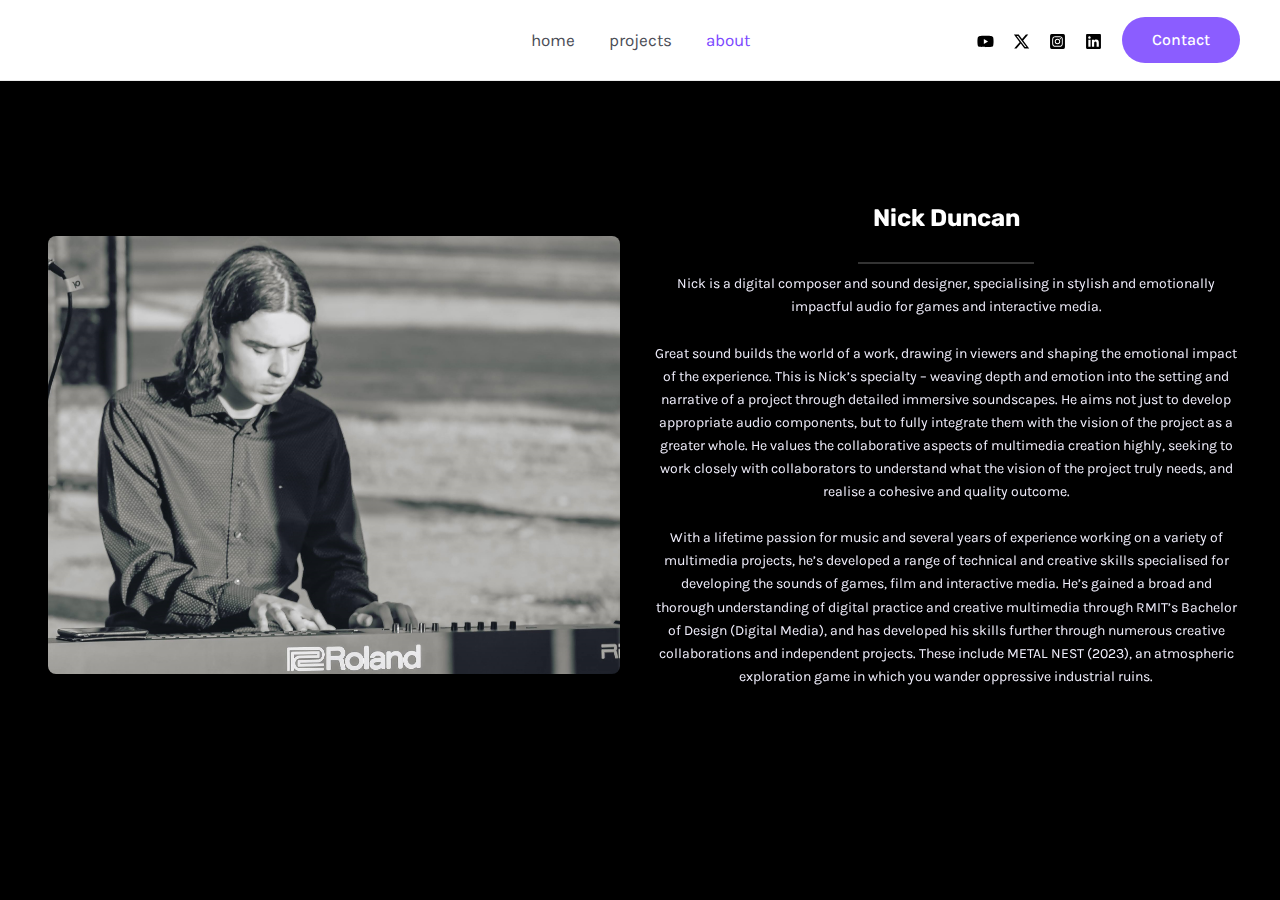
<file: about/index.html>
<!DOCTYPE html>
<html lang="en-US">
<head>
<meta charset="UTF-8">
<meta name="viewport" content="width=device-width, initial-scale=1">
	 <link rel="profile" href="https://gmpg.org/xfn/11"> 
	 <title>about &#8211; Nick Duncan | Sound Designer &amp; Composer</title>
<meta name="robots" content="max-image-preview:large">
<link rel="dns-prefetch" href="//fonts.googleapis.com">
<link rel="alternate" type="application/rss+xml" title="Nick Duncan | Sound Designer &amp; Composer &raquo; Feed" href="https://snoodledev.github.io/portfolio-WP/feed/">
<link rel="alternate" type="application/rss+xml" title="Nick Duncan | Sound Designer &amp; Composer &raquo; Comments Feed" href="https://snoodledev.github.io/portfolio-WP/comments/feed/">
<script>
window._wpemojiSettings = {"baseUrl":"https:\/\/s.w.org\/images\/core\/emoji\/15.0.3\/72x72\/","ext":".png","svgUrl":"https:\/\/s.w.org\/images\/core\/emoji\/15.0.3\/svg\/","svgExt":".svg","source":{"concatemoji":"https:\/\/snoodledev.github.io\/portfolio-WP\/wp-includes\/js\/wp-emoji-release.min.js?ver=6.5.4"}};
/*! This file is auto-generated */
!function(i,n){var o,s,e;function c(e){try{var t={supportTests:e,timestamp:(new Date).valueOf()};sessionStorage.setItem(o,JSON.stringify(t))}catch(e){}}function p(e,t,n){e.clearRect(0,0,e.canvas.width,e.canvas.height),e.fillText(t,0,0);var t=new Uint32Array(e.getImageData(0,0,e.canvas.width,e.canvas.height).data),r=(e.clearRect(0,0,e.canvas.width,e.canvas.height),e.fillText(n,0,0),new Uint32Array(e.getImageData(0,0,e.canvas.width,e.canvas.height).data));return t.every(function(e,t){return e===r[t]})}function u(e,t,n){switch(t){case"flag":return n(e,"🏳️‍⚧️","🏳️​⚧️")?!1:!n(e,"🇺🇳","🇺​🇳")&&!n(e,"🏴󠁧󠁢󠁥󠁮󠁧󠁿","🏴​󠁧​󠁢​󠁥​󠁮​󠁧​󠁿");case"emoji":return!n(e,"🐦‍⬛","🐦​⬛")}return!1}function f(e,t,n){var r="undefined"!=typeof WorkerGlobalScope&&self instanceof WorkerGlobalScope?new OffscreenCanvas(300,150):i.createElement("canvas"),a=r.getContext("2d",{willReadFrequently:!0}),o=(a.textBaseline="top",a.font="600 32px Arial",{});return e.forEach(function(e){o[e]=t(a,e,n)}),o}function t(e){var t=i.createElement("script");t.src=e,t.defer=!0,i.head.appendChild(t)}"undefined"!=typeof Promise&&(o="wpEmojiSettingsSupports",s=["flag","emoji"],n.supports={everything:!0,everythingExceptFlag:!0},e=new Promise(function(e){i.addEventListener("DOMContentLoaded",e,{once:!0})}),new Promise(function(t){var n=function(){try{var e=JSON.parse(sessionStorage.getItem(o));if("object"==typeof e&&"number"==typeof e.timestamp&&(new Date).valueOf()<e.timestamp+604800&&"object"==typeof e.supportTests)return e.supportTests}catch(e){}return null}();if(!n){if("undefined"!=typeof Worker&&"undefined"!=typeof OffscreenCanvas&&"undefined"!=typeof URL&&URL.createObjectURL&&"undefined"!=typeof Blob)try{var e="postMessage("+f.toString()+"("+[JSON.stringify(s),u.toString(),p.toString()].join(",")+"));",r=new Blob([e],{type:"text/javascript"}),a=new Worker(URL.createObjectURL(r),{name:"wpTestEmojiSupports"});return void(a.onmessage=function(e){c(n=e.data),a.terminate(),t(n)})}catch(e){}c(n=f(s,u,p))}t(n)}).then(function(e){for(var t in e)n.supports[t]=e[t],n.supports.everything=n.supports.everything&&n.supports[t],"flag"!==t&&(n.supports.everythingExceptFlag=n.supports.everythingExceptFlag&&n.supports[t]);n.supports.everythingExceptFlag=n.supports.everythingExceptFlag&&!n.supports.flag,n.DOMReady=!1,n.readyCallback=function(){n.DOMReady=!0}}).then(function(){return e}).then(function(){var e;n.supports.everything||(n.readyCallback(),(e=n.source||{}).concatemoji?t(e.concatemoji):e.wpemoji&&e.twemoji&&(t(e.twemoji),t(e.wpemoji)))}))}((window,document),window._wpemojiSettings);
</script>
<link rel="stylesheet" id="astra-theme-css-css" href="https://snoodledev.github.io/portfolio-WP/wp-content/themes/astra/assets/css/minified/main.min.css?ver=4.6.14" media="all">
<style id="astra-theme-css-inline-css">:root{--ast-post-nav-space:0;--ast-container-default-xlg-padding:2.5em;--ast-container-default-lg-padding:2.5em;--ast-container-default-slg-padding:2em;--ast-container-default-md-padding:2.5em;--ast-container-default-sm-padding:2.5em;--ast-container-default-xs-padding:2.4em;--ast-container-default-xxs-padding:1.8em;--ast-code-block-background:#ECEFF3;--ast-comment-inputs-background:#F9FAFB;--ast-normal-container-width:1200px;--ast-narrow-container-width:750px;--ast-blog-title-font-weight:600;--ast-blog-meta-weight:600;}html{font-size:106.25%;}a{color:var(--ast-global-color-0);}a:hover,a:focus{color:var(--ast-global-color-1);}body,button,input,select,textarea,.ast-button,.ast-custom-button{font-family:'Karla',sans-serif;font-weight:400;font-size:17px;font-size:1rem;line-height:var(--ast-body-line-height,1.65);}blockquote{color:var(--ast-global-color-3);}h1,.entry-content h1,h2,.entry-content h2,h3,.entry-content h3,h4,.entry-content h4,h5,.entry-content h5,h6,.entry-content h6,.site-title,.site-title a{font-family:'Rubik',sans-serif;font-weight:700;}.site-title{font-size:26px;font-size:1.5294117647059rem;display:block;}.site-header .site-description{font-size:15px;font-size:0.88235294117647rem;display:none;}.entry-title{font-size:20px;font-size:1.1764705882353rem;}.ast-blog-single-element.ast-taxonomy-container a{font-size:14px;font-size:0.82352941176471rem;}.ast-blog-meta-container{font-size:13px;font-size:0.76470588235294rem;}.archive .ast-article-post .ast-article-inner,.blog .ast-article-post .ast-article-inner,.archive .ast-article-post .ast-article-inner:hover,.blog .ast-article-post .ast-article-inner:hover{border-top-left-radius:6px;border-top-right-radius:6px;border-bottom-right-radius:6px;border-bottom-left-radius:6px;overflow:hidden;}h1,.entry-content h1{font-size:36px;font-size:2.1176470588235rem;font-weight:700;font-family:'Rubik',sans-serif;line-height:1.4em;}h2,.entry-content h2{font-size:30px;font-size:1.7647058823529rem;font-weight:700;font-family:'Rubik',sans-serif;line-height:1.3em;}h3,.entry-content h3{font-size:24px;font-size:1.4117647058824rem;font-weight:700;font-family:'Rubik',sans-serif;line-height:1.3em;}h4,.entry-content h4{font-size:20px;font-size:1.1764705882353rem;line-height:1.2em;font-weight:700;font-family:'Rubik',sans-serif;}h5,.entry-content h5{font-size:18px;font-size:1.0588235294118rem;line-height:1.2em;font-weight:700;font-family:'Rubik',sans-serif;}h6,.entry-content h6{font-size:16px;font-size:0.94117647058824rem;line-height:1.25em;font-weight:700;font-family:'Rubik',sans-serif;}::selection{background-color:var(--ast-global-color-0);color:#ffffff;}body,h1,.entry-title a,.entry-content h1,h2,.entry-content h2,h3,.entry-content h3,h4,.entry-content h4,h5,.entry-content h5,h6,.entry-content h6{color:var(--ast-global-color-3);}.tagcloud a:hover,.tagcloud a:focus,.tagcloud a.current-item{color:#ffffff;border-color:var(--ast-global-color-0);background-color:var(--ast-global-color-0);}input:focus,input[type="text"]:focus,input[type="email"]:focus,input[type="url"]:focus,input[type="password"]:focus,input[type="reset"]:focus,input[type="search"]:focus,textarea:focus{border-color:var(--ast-global-color-0);}input[type="radio"]:checked,input[type=reset],input[type="checkbox"]:checked,input[type="checkbox"]:hover:checked,input[type="checkbox"]:focus:checked,input[type=range]::-webkit-slider-thumb{border-color:var(--ast-global-color-0);background-color:var(--ast-global-color-0);box-shadow:none;}.site-footer a:hover + .post-count,.site-footer a:focus + .post-count{background:var(--ast-global-color-0);border-color:var(--ast-global-color-0);}.single .nav-links .nav-previous,.single .nav-links .nav-next{color:var(--ast-global-color-0);}.entry-meta,.entry-meta *{line-height:1.45;color:var(--ast-global-color-0);font-weight:600;}.entry-meta a:not(.ast-button):hover,.entry-meta a:not(.ast-button):hover *,.entry-meta a:not(.ast-button):focus,.entry-meta a:not(.ast-button):focus *,.page-links > .page-link,.page-links .page-link:hover,.post-navigation a:hover{color:var(--ast-global-color-1);}#cat option,.secondary .calendar_wrap thead a,.secondary .calendar_wrap thead a:visited{color:var(--ast-global-color-0);}.secondary .calendar_wrap #today,.ast-progress-val span{background:var(--ast-global-color-0);}.secondary a:hover + .post-count,.secondary a:focus + .post-count{background:var(--ast-global-color-0);border-color:var(--ast-global-color-0);}.calendar_wrap #today > a{color:#ffffff;}.page-links .page-link,.single .post-navigation a{color:var(--ast-global-color-3);}.ast-search-menu-icon .search-form button.search-submit{padding:0 4px;}.ast-search-menu-icon form.search-form{padding-right:0;}.ast-search-menu-icon.slide-search input.search-field{width:0;}.ast-header-search .ast-search-menu-icon.ast-dropdown-active .search-form,.ast-header-search .ast-search-menu-icon.ast-dropdown-active .search-field:focus{transition:all 0.2s;}.search-form input.search-field:focus{outline:none;}.ast-search-menu-icon .search-form button.search-submit:focus,.ast-theme-transparent-header .ast-header-search .ast-dropdown-active .ast-icon,.ast-theme-transparent-header .ast-inline-search .search-field:focus .ast-icon{color:var(--ast-global-color-1);}.ast-header-search .slide-search .search-form{border:2px solid var(--ast-global-color-0);}.ast-header-search .slide-search .search-field{background-color:#fff;}.ast-archive-title{color:var(--ast-global-color-2);}.widget-title,.widget .wp-block-heading{font-size:24px;font-size:1.4117647058824rem;color:var(--ast-global-color-2);}.ast-single-post .entry-content a,.ast-comment-content a:not(.ast-comment-edit-reply-wrap a){text-decoration:underline;}.ast-single-post .elementor-button-wrapper .elementor-button,.ast-single-post .entry-content .uagb-tab a,.ast-single-post .entry-content .uagb-ifb-cta a,.ast-single-post .entry-content .uabb-module-content a,.ast-single-post .entry-content .uagb-post-grid a,.ast-single-post .entry-content .uagb-timeline a,.ast-single-post .entry-content .uagb-toc__wrap a,.ast-single-post .entry-content .uagb-taxomony-box a,.ast-single-post .entry-content .woocommerce a,.entry-content .wp-block-latest-posts > li > a,.ast-single-post .entry-content .wp-block-file__button,li.ast-post-filter-single,.ast-single-post .ast-comment-content .comment-reply-link,.ast-single-post .ast-comment-content .comment-edit-link{text-decoration:none;}.ast-search-menu-icon.slide-search a:focus-visible:focus-visible,.astra-search-icon:focus-visible,#close:focus-visible,a:focus-visible,.ast-menu-toggle:focus-visible,.site .skip-link:focus-visible,.wp-block-loginout input:focus-visible,.wp-block-search.wp-block-search__button-inside .wp-block-search__inside-wrapper,.ast-header-navigation-arrow:focus-visible,.woocommerce .wc-proceed-to-checkout > .checkout-button:focus-visible,.woocommerce .woocommerce-MyAccount-navigation ul li a:focus-visible,.ast-orders-table__row .ast-orders-table__cell:focus-visible,.woocommerce .woocommerce-order-details .order-again > .button:focus-visible,.woocommerce .woocommerce-message a.button.wc-forward:focus-visible,.woocommerce #minus_qty:focus-visible,.woocommerce #plus_qty:focus-visible,a#ast-apply-coupon:focus-visible,.woocommerce .woocommerce-info a:focus-visible,.woocommerce .astra-shop-summary-wrap a:focus-visible,.woocommerce a.wc-forward:focus-visible,#ast-apply-coupon:focus-visible,.woocommerce-js .woocommerce-mini-cart-item a.remove:focus-visible,#close:focus-visible,.button.search-submit:focus-visible,#search_submit:focus,.normal-search:focus-visible,.ast-header-account-wrap:focus-visible{outline-style:dotted;outline-color:inherit;outline-width:thin;}input:focus,input[type="text"]:focus,input[type="email"]:focus,input[type="url"]:focus,input[type="password"]:focus,input[type="reset"]:focus,input[type="search"]:focus,input[type="number"]:focus,textarea:focus,.wp-block-search__input:focus,[data-section="section-header-mobile-trigger"] .ast-button-wrap .ast-mobile-menu-trigger-minimal:focus,.ast-mobile-popup-drawer.active .menu-toggle-close:focus,.woocommerce-ordering select.orderby:focus,#ast-scroll-top:focus,#coupon_code:focus,.woocommerce-page #comment:focus,.woocommerce #reviews #respond input#submit:focus,.woocommerce a.add_to_cart_button:focus,.woocommerce .button.single_add_to_cart_button:focus,.woocommerce .woocommerce-cart-form button:focus,.woocommerce .woocommerce-cart-form__cart-item .quantity .qty:focus,.woocommerce .woocommerce-billing-fields .woocommerce-billing-fields__field-wrapper .woocommerce-input-wrapper > .input-text:focus,.woocommerce #order_comments:focus,.woocommerce #place_order:focus,.woocommerce .woocommerce-address-fields .woocommerce-address-fields__field-wrapper .woocommerce-input-wrapper > .input-text:focus,.woocommerce .woocommerce-MyAccount-content form button:focus,.woocommerce .woocommerce-MyAccount-content .woocommerce-EditAccountForm .woocommerce-form-row .woocommerce-Input.input-text:focus,.woocommerce .ast-woocommerce-container .woocommerce-pagination ul.page-numbers li a:focus,body #content .woocommerce form .form-row .select2-container--default .select2-selection--single:focus,#ast-coupon-code:focus,.woocommerce.woocommerce-js .quantity input[type=number]:focus,.woocommerce-js .woocommerce-mini-cart-item .quantity input[type=number]:focus,.woocommerce p#ast-coupon-trigger:focus{border-style:dotted;border-color:inherit;border-width:thin;}input{outline:none;}.ast-logo-title-inline .site-logo-img{padding-right:1em;}body .ast-oembed-container *{position:absolute;top:0;width:100%;height:100%;left:0;}body .wp-block-embed-pocket-casts .ast-oembed-container *{position:unset;}.ast-single-post-featured-section + article {margin-top: 2em;}.site-content .ast-single-post-featured-section img {width: 100%;overflow: hidden;object-fit: cover;}.ast-separate-container .site-content .ast-single-post-featured-section + article {margin-top: -80px;z-index: 9;position: relative;border-radius: 4px;}@media (min-width: 922px) {.ast-no-sidebar .site-content .ast-article-image-container--wide {margin-left: -120px;margin-right: -120px;max-width: unset;width: unset;}.ast-left-sidebar .site-content .ast-article-image-container--wide,.ast-right-sidebar .site-content .ast-article-image-container--wide {margin-left: -10px;margin-right: -10px;}.site-content .ast-article-image-container--full {margin-left: calc( -50vw + 50%);margin-right: calc( -50vw + 50%);max-width: 100vw;width: 100vw;}.ast-left-sidebar .site-content .ast-article-image-container--full,.ast-right-sidebar .site-content .ast-article-image-container--full {margin-left: -10px;margin-right: -10px;max-width: inherit;width: auto;}}.site > .ast-single-related-posts-container {margin-top: 0;}@media (min-width: 922px) {.ast-desktop .ast-container--narrow {max-width: var(--ast-narrow-container-width);margin: 0 auto;}}input[type="text"],input[type="number"],input[type="email"],input[type="url"],input[type="password"],input[type="search"],input[type=reset],input[type=tel],input[type=date],select,textarea{font-size:16px;font-style:normal;font-weight:400;line-height:24px;width:100%;padding:12px 16px;border-radius:4px;box-shadow:0px 1px 2px 0px rgba(0,0,0,0.05);color:var(--ast-form-input-text,#475569);}input[type="text"],input[type="number"],input[type="email"],input[type="url"],input[type="password"],input[type="search"],input[type=reset],input[type=tel],input[type=date],select{height:40px;}input[type="date"]{border-width:1px;border-style:solid;border-color:var(--ast-border-color);}input[type="text"]:focus,input[type="number"]:focus,input[type="email"]:focus,input[type="url"]:focus,input[type="password"]:focus,input[type="search"]:focus,input[type=reset]:focus,input[type="tel"]:focus,input[type="date"]:focus,select:focus,textarea:focus{border-color:#046BD2;box-shadow:none;outline:none;color:var(--ast-form-input-focus-text,#475569);}label,legend{color:#111827;font-size:14px;font-style:normal;font-weight:500;line-height:20px;}select{padding:6px 10px;}fieldset{padding:30px;border-radius:4px;}button,.ast-button,.button,input[type="button"],input[type="reset"],input[type="submit"]{border-radius:4px;box-shadow:0px 1px 2px 0px rgba(0,0,0,0.05);}:root{--ast-comment-inputs-background:#FFF;}::placeholder{color:var(--ast-form-field-color,#9CA3AF);}::-ms-input-placeholder{color:var(--ast-form-field-color,#9CA3AF);}@media (max-width:921.9px){#ast-desktop-header{display:none;}}@media (min-width:922px){#ast-mobile-header{display:none;}}.wp-block-buttons.aligncenter{justify-content:center;}@media (max-width:921px){.ast-theme-transparent-header #primary,.ast-theme-transparent-header #secondary{padding:0;}}@media (max-width:921px){.ast-plain-container.ast-no-sidebar #primary{padding:0;}}.ast-plain-container.ast-no-sidebar #primary{margin-top:0;margin-bottom:0;}.wp-block-button.is-style-outline .wp-block-button__link{border-color:var(--ast-global-color-0);}div.wp-block-button.is-style-outline > .wp-block-button__link:not(.has-text-color),div.wp-block-button.wp-block-button__link.is-style-outline:not(.has-text-color){color:var(--ast-global-color-0);}.wp-block-button.is-style-outline .wp-block-button__link:hover,.wp-block-buttons .wp-block-button.is-style-outline .wp-block-button__link:focus,.wp-block-buttons .wp-block-button.is-style-outline > .wp-block-button__link:not(.has-text-color):hover,.wp-block-buttons .wp-block-button.wp-block-button__link.is-style-outline:not(.has-text-color):hover{color:#ffffff;background-color:var(--ast-global-color-1);border-color:var(--ast-global-color-1);}.post-page-numbers.current .page-link,.ast-pagination .page-numbers.current{color:#ffffff;border-color:var(--ast-global-color-0);background-color:var(--ast-global-color-0);}.wp-block-buttons .wp-block-button.is-style-outline .wp-block-button__link.wp-element-button,.ast-outline-button,.wp-block-uagb-buttons-child .uagb-buttons-repeater.ast-outline-button{border-color:var(--ast-global-color-0);font-family:inherit;font-weight:500;font-size:16px;font-size:0.94117647058824rem;line-height:1em;padding-top:13px;padding-right:30px;padding-bottom:13px;padding-left:30px;}.wp-block-buttons .wp-block-button.is-style-outline > .wp-block-button__link:not(.has-text-color),.wp-block-buttons .wp-block-button.wp-block-button__link.is-style-outline:not(.has-text-color),.ast-outline-button{color:var(--ast-global-color-0);}.wp-block-button.is-style-outline .wp-block-button__link:hover,.wp-block-buttons .wp-block-button.is-style-outline .wp-block-button__link:focus,.wp-block-buttons .wp-block-button.is-style-outline > .wp-block-button__link:not(.has-text-color):hover,.wp-block-buttons .wp-block-button.wp-block-button__link.is-style-outline:not(.has-text-color):hover,.ast-outline-button:hover,.ast-outline-button:focus,.wp-block-uagb-buttons-child .uagb-buttons-repeater.ast-outline-button:hover,.wp-block-uagb-buttons-child .uagb-buttons-repeater.ast-outline-button:focus{color:#ffffff;background-color:var(--ast-global-color-1);border-color:var(--ast-global-color-1);}.ast-single-post .entry-content a.ast-outline-button,.ast-single-post .entry-content .is-style-outline>.wp-block-button__link{text-decoration:none;}.uagb-buttons-repeater.ast-outline-button{border-radius:9999px;}@media (max-width:921px){.wp-block-buttons .wp-block-button.is-style-outline .wp-block-button__link.wp-element-button,.ast-outline-button,.wp-block-uagb-buttons-child .uagb-buttons-repeater.ast-outline-button{padding-top:12px;padding-right:28px;padding-bottom:12px;padding-left:28px;}}@media (max-width:544px){.wp-block-buttons .wp-block-button.is-style-outline .wp-block-button__link.wp-element-button,.ast-outline-button,.wp-block-uagb-buttons-child .uagb-buttons-repeater.ast-outline-button{padding-top:10px;padding-right:24px;padding-bottom:10px;padding-left:24px;}}.entry-content[ast-blocks-layout] > figure{margin-bottom:1em;}h1.widget-title{font-weight:700;}h2.widget-title{font-weight:700;}h3.widget-title{font-weight:700;}#page{display:flex;flex-direction:column;min-height:100vh;}.ast-404-layout-1 h1.page-title{color:var(--ast-global-color-2);}.single .post-navigation a{line-height:1em;height:inherit;}.error-404 .page-sub-title{font-size:1.5rem;font-weight:inherit;}.search .site-content .content-area .search-form{margin-bottom:0;}#page .site-content{flex-grow:1;}.widget{margin-bottom:1.25em;}#secondary li{line-height:1.5em;}#secondary .wp-block-group h2{margin-bottom:0.7em;}#secondary h2{font-size:1.7rem;}.ast-separate-container .ast-article-post,.ast-separate-container .ast-article-single,.ast-separate-container .comment-respond{padding:3em;}.ast-separate-container .ast-article-single .ast-article-single{padding:0;}.ast-article-single .wp-block-post-template-is-layout-grid{padding-left:0;}.ast-separate-container .comments-title,.ast-narrow-container .comments-title{padding:1.5em 2em;}.ast-page-builder-template .comment-form-textarea,.ast-comment-formwrap .ast-grid-common-col{padding:0;}.ast-comment-formwrap{padding:0;display:inline-flex;column-gap:20px;width:100%;margin-left:0;margin-right:0;}.comments-area textarea#comment:focus,.comments-area textarea#comment:active,.comments-area .ast-comment-formwrap input[type="text"]:focus,.comments-area .ast-comment-formwrap input[type="text"]:active {box-shadow:none;outline:none;}.archive.ast-page-builder-template .entry-header{margin-top:2em;}.ast-page-builder-template .ast-comment-formwrap{width:100%;}.entry-title{margin-bottom:0.6em;}.ast-archive-description p{font-size:inherit;font-weight:inherit;line-height:inherit;}.ast-separate-container .ast-comment-list li.depth-1,.hentry{margin-bottom:1.5em;}.site-content section.ast-archive-description{margin-bottom:2em;}@media (min-width:921px){.ast-left-sidebar.ast-page-builder-template #secondary,.archive.ast-right-sidebar.ast-page-builder-template .site-main{padding-left:20px;padding-right:20px;}}@media (max-width:544px){.ast-comment-formwrap.ast-row{column-gap:10px;display:inline-block;}#ast-commentform .ast-grid-common-col{position:relative;width:100%;}}@media (min-width:1201px){.ast-separate-container .ast-article-post,.ast-separate-container .ast-article-single,.ast-separate-container .ast-author-box,.ast-separate-container .ast-404-layout-1,.ast-separate-container .no-results{padding:3em;}}@media (max-width:921px){.ast-separate-container #primary,.ast-separate-container #secondary{padding:1.5em 0;}#primary,#secondary{padding:1.5em 0;margin:0;}.ast-left-sidebar #content > .ast-container{display:flex;flex-direction:column-reverse;width:100%;}}@media (min-width:922px){.ast-separate-container.ast-right-sidebar #primary,.ast-separate-container.ast-left-sidebar #primary{border:0;}.search-no-results.ast-separate-container #primary{margin-bottom:4em;}}.wp-block-button .wp-block-button__link{color:#ffffff;}.wp-block-button .wp-block-button__link:hover,.wp-block-button .wp-block-button__link:focus{color:#ffffff;background-color:var(--ast-global-color-1);border-color:var(--ast-global-color-1);}.wp-block-button .wp-block-button__link,.wp-block-search .wp-block-search__button,body .wp-block-file .wp-block-file__button{border-color:var(--ast-global-color-0);background-color:var(--ast-global-color-0);color:#ffffff;font-family:inherit;font-weight:500;line-height:1em;font-size:16px;font-size:0.94117647058824rem;padding-top:15px;padding-right:30px;padding-bottom:15px;padding-left:30px;}.ast-single-post .entry-content .wp-block-button .wp-block-button__link,.ast-single-post .entry-content .wp-block-search .wp-block-search__button,body .entry-content .wp-block-file .wp-block-file__button{text-decoration:none;}@media (max-width:921px){.wp-block-button .wp-block-button__link,.wp-block-search .wp-block-search__button,body .wp-block-file .wp-block-file__button{padding-top:14px;padding-right:28px;padding-bottom:14px;padding-left:28px;}}@media (max-width:544px){.wp-block-button .wp-block-button__link,.wp-block-search .wp-block-search__button,body .wp-block-file .wp-block-file__button{padding-top:12px;padding-right:24px;padding-bottom:12px;padding-left:24px;}}.menu-toggle,button,.ast-button,.ast-custom-button,.button,input#submit,input[type="button"],input[type="submit"],input[type="reset"],#comments .submit,.search .search-submit,form[CLASS*="wp-block-search__"].wp-block-search .wp-block-search__inside-wrapper .wp-block-search__button,body .wp-block-file .wp-block-file__button,.search .search-submit,.woocommerce-js a.button,.woocommerce button.button,.woocommerce .woocommerce-message a.button,.woocommerce #respond input#submit.alt,.woocommerce input.button.alt,.woocommerce input.button,.woocommerce input.button:disabled,.woocommerce input.button:disabled[disabled],.woocommerce input.button:disabled:hover,.woocommerce input.button:disabled[disabled]:hover,.woocommerce #respond input#submit,.woocommerce button.button.alt.disabled,.wc-block-grid__products .wc-block-grid__product .wp-block-button__link,.wc-block-grid__product-onsale,[CLASS*="wc-block"] button,.woocommerce-js .astra-cart-drawer .astra-cart-drawer-content .woocommerce-mini-cart__buttons .button:not(.checkout):not(.ast-continue-shopping),.woocommerce-js .astra-cart-drawer .astra-cart-drawer-content .woocommerce-mini-cart__buttons a.checkout,.woocommerce button.button.alt.disabled.wc-variation-selection-needed,[CLASS*="wc-block"] .wc-block-components-button{border-style:solid;border-top-width:0;border-right-width:0;border-left-width:0;border-bottom-width:0;color:#ffffff;border-color:var(--ast-global-color-0);background-color:var(--ast-global-color-0);padding-top:15px;padding-right:30px;padding-bottom:15px;padding-left:30px;font-family:inherit;font-weight:500;font-size:16px;font-size:0.94117647058824rem;line-height:1em;}button:focus,.menu-toggle:hover,button:hover,.ast-button:hover,.ast-custom-button:hover .button:hover,.ast-custom-button:hover ,input[type=reset]:hover,input[type=reset]:focus,input#submit:hover,input#submit:focus,input[type="button"]:hover,input[type="button"]:focus,input[type="submit"]:hover,input[type="submit"]:focus,form[CLASS*="wp-block-search__"].wp-block-search .wp-block-search__inside-wrapper .wp-block-search__button:hover,form[CLASS*="wp-block-search__"].wp-block-search .wp-block-search__inside-wrapper .wp-block-search__button:focus,body .wp-block-file .wp-block-file__button:hover,body .wp-block-file .wp-block-file__button:focus,.woocommerce-js a.button:hover,.woocommerce button.button:hover,.woocommerce .woocommerce-message a.button:hover,.woocommerce #respond input#submit:hover,.woocommerce #respond input#submit.alt:hover,.woocommerce input.button.alt:hover,.woocommerce input.button:hover,.woocommerce button.button.alt.disabled:hover,.wc-block-grid__products .wc-block-grid__product .wp-block-button__link:hover,[CLASS*="wc-block"] button:hover,.woocommerce-js .astra-cart-drawer .astra-cart-drawer-content .woocommerce-mini-cart__buttons .button:not(.checkout):not(.ast-continue-shopping):hover,.woocommerce-js .astra-cart-drawer .astra-cart-drawer-content .woocommerce-mini-cart__buttons a.checkout:hover,.woocommerce button.button.alt.disabled.wc-variation-selection-needed:hover,[CLASS*="wc-block"] .wc-block-components-button:hover,[CLASS*="wc-block"] .wc-block-components-button:focus{color:#ffffff;background-color:var(--ast-global-color-1);border-color:var(--ast-global-color-1);}form[CLASS*="wp-block-search__"].wp-block-search .wp-block-search__inside-wrapper .wp-block-search__button.has-icon{padding-top:calc(15px - 3px);padding-right:calc(30px - 3px);padding-bottom:calc(15px - 3px);padding-left:calc(30px - 3px);}@media (max-width:921px){.menu-toggle,button,.ast-button,.ast-custom-button,.button,input#submit,input[type="button"],input[type="submit"],input[type="reset"],#comments .submit,.search .search-submit,form[CLASS*="wp-block-search__"].wp-block-search .wp-block-search__inside-wrapper .wp-block-search__button,body .wp-block-file .wp-block-file__button,.search .search-submit,.woocommerce-js a.button,.woocommerce button.button,.woocommerce .woocommerce-message a.button,.woocommerce #respond input#submit.alt,.woocommerce input.button.alt,.woocommerce input.button,.woocommerce input.button:disabled,.woocommerce input.button:disabled[disabled],.woocommerce input.button:disabled:hover,.woocommerce input.button:disabled[disabled]:hover,.woocommerce #respond input#submit,.woocommerce button.button.alt.disabled,.wc-block-grid__products .wc-block-grid__product .wp-block-button__link,.wc-block-grid__product-onsale,[CLASS*="wc-block"] button,.woocommerce-js .astra-cart-drawer .astra-cart-drawer-content .woocommerce-mini-cart__buttons .button:not(.checkout):not(.ast-continue-shopping),.woocommerce-js .astra-cart-drawer .astra-cart-drawer-content .woocommerce-mini-cart__buttons a.checkout,.woocommerce button.button.alt.disabled.wc-variation-selection-needed,[CLASS*="wc-block"] .wc-block-components-button{padding-top:14px;padding-right:28px;padding-bottom:14px;padding-left:28px;}}@media (max-width:544px){.menu-toggle,button,.ast-button,.ast-custom-button,.button,input#submit,input[type="button"],input[type="submit"],input[type="reset"],#comments .submit,.search .search-submit,form[CLASS*="wp-block-search__"].wp-block-search .wp-block-search__inside-wrapper .wp-block-search__button,body .wp-block-file .wp-block-file__button,.search .search-submit,.woocommerce-js a.button,.woocommerce button.button,.woocommerce .woocommerce-message a.button,.woocommerce #respond input#submit.alt,.woocommerce input.button.alt,.woocommerce input.button,.woocommerce input.button:disabled,.woocommerce input.button:disabled[disabled],.woocommerce input.button:disabled:hover,.woocommerce input.button:disabled[disabled]:hover,.woocommerce #respond input#submit,.woocommerce button.button.alt.disabled,.wc-block-grid__products .wc-block-grid__product .wp-block-button__link,.wc-block-grid__product-onsale,[CLASS*="wc-block"] button,.woocommerce-js .astra-cart-drawer .astra-cart-drawer-content .woocommerce-mini-cart__buttons .button:not(.checkout):not(.ast-continue-shopping),.woocommerce-js .astra-cart-drawer .astra-cart-drawer-content .woocommerce-mini-cart__buttons a.checkout,.woocommerce button.button.alt.disabled.wc-variation-selection-needed,[CLASS*="wc-block"] .wc-block-components-button{padding-top:12px;padding-right:24px;padding-bottom:12px;padding-left:24px;}}@media (max-width:921px){.ast-mobile-header-stack .main-header-bar .ast-search-menu-icon{display:inline-block;}.ast-header-break-point.ast-header-custom-item-outside .ast-mobile-header-stack .main-header-bar .ast-search-icon{margin:0;}.ast-comment-avatar-wrap img{max-width:2.5em;}.ast-comment-meta{padding:0 1.8888em 1.3333em;}}@media (min-width:544px){.ast-container{max-width:100%;}}@media (max-width:544px){.ast-separate-container .ast-article-post,.ast-separate-container .ast-article-single,.ast-separate-container .comments-title,.ast-separate-container .ast-archive-description{padding:1.5em 1em;}.ast-separate-container #content .ast-container{padding-left:0.54em;padding-right:0.54em;}.ast-separate-container .ast-comment-list .bypostauthor{padding:.5em;}.ast-search-menu-icon.ast-dropdown-active .search-field{width:170px;}}.ast-separate-container{background-color:#000000;;background-image:none;;}@media (max-width:921px){.site-title{display:block;}.site-header .site-description{display:none;}h1,.entry-content h1{font-size:30px;}h2,.entry-content h2{font-size:25px;}h3,.entry-content h3{font-size:20px;}body,.ast-separate-container{background-color:#000000;;background-image:none;;}}@media (max-width:544px){.site-title{display:block;}.site-header .site-description{display:none;}h1,.entry-content h1{font-size:30px;}h2,.entry-content h2{font-size:25px;}h3,.entry-content h3{font-size:20px;}body,.ast-separate-container{background-color:#000000;;background-image:none;;}}@media (max-width:921px){html{font-size:96.9%;}}@media (max-width:544px){html{font-size:96.9%;}}@media (min-width:922px){.ast-container{max-width:1240px;}}@media (min-width:922px){.site-content .ast-container{display:flex;}}@media (max-width:921px){.site-content .ast-container{flex-direction:column;}}.entry-content h1,.entry-content h2,.entry-content h3,.entry-content h4,.entry-content h5,.entry-content h6{clear:none;}@media (min-width:922px){.main-header-menu .sub-menu .menu-item.ast-left-align-sub-menu:hover > .sub-menu,.main-header-menu .sub-menu .menu-item.ast-left-align-sub-menu.focus > .sub-menu{margin-left:-0px;}}.entry-content li > p{margin-bottom:0;}.site .comments-area{padding-bottom:2em;margin-top:2em;}.wp-block-file {display: flex;align-items: center;flex-wrap: wrap;justify-content: space-between;}.wp-block-pullquote {border: none;}.wp-block-pullquote blockquote::before {content: "\201D";font-family: "Helvetica",sans-serif;display: flex;transform: rotate( 180deg );font-size: 6rem;font-style: normal;line-height: 1;font-weight: bold;align-items: center;justify-content: center;}.has-text-align-right > blockquote::before {justify-content: flex-start;}.has-text-align-left > blockquote::before {justify-content: flex-end;}figure.wp-block-pullquote.is-style-solid-color blockquote {max-width: 100%;text-align: inherit;}html body {--wp--custom--ast-default-block-top-padding: 3em;--wp--custom--ast-default-block-right-padding: 3em;--wp--custom--ast-default-block-bottom-padding: 3em;--wp--custom--ast-default-block-left-padding: 3em;--wp--custom--ast-container-width: 1200px;--wp--custom--ast-content-width-size: 1200px;--wp--custom--ast-wide-width-size: calc(1200px + var(--wp--custom--ast-default-block-left-padding) + var(--wp--custom--ast-default-block-right-padding));}.ast-narrow-container {--wp--custom--ast-content-width-size: 750px;--wp--custom--ast-wide-width-size: 750px;}@media(max-width: 921px) {html body {--wp--custom--ast-default-block-top-padding: 3em;--wp--custom--ast-default-block-right-padding: 2em;--wp--custom--ast-default-block-bottom-padding: 3em;--wp--custom--ast-default-block-left-padding: 2em;}}@media(max-width: 544px) {html body {--wp--custom--ast-default-block-top-padding: 3em;--wp--custom--ast-default-block-right-padding: 1.5em;--wp--custom--ast-default-block-bottom-padding: 3em;--wp--custom--ast-default-block-left-padding: 1.5em;}}.entry-content > .wp-block-group,.entry-content > .wp-block-cover,.entry-content > .wp-block-columns {padding-top: var(--wp--custom--ast-default-block-top-padding);padding-right: var(--wp--custom--ast-default-block-right-padding);padding-bottom: var(--wp--custom--ast-default-block-bottom-padding);padding-left: var(--wp--custom--ast-default-block-left-padding);}.ast-plain-container.ast-no-sidebar .entry-content > .alignfull,.ast-page-builder-template .ast-no-sidebar .entry-content > .alignfull {margin-left: calc( -50vw + 50%);margin-right: calc( -50vw + 50%);max-width: 100vw;width: 100vw;}.ast-plain-container.ast-no-sidebar .entry-content .alignfull .alignfull,.ast-page-builder-template.ast-no-sidebar .entry-content .alignfull .alignfull,.ast-plain-container.ast-no-sidebar .entry-content .alignfull .alignwide,.ast-page-builder-template.ast-no-sidebar .entry-content .alignfull .alignwide,.ast-plain-container.ast-no-sidebar .entry-content .alignwide .alignfull,.ast-page-builder-template.ast-no-sidebar .entry-content .alignwide .alignfull,.ast-plain-container.ast-no-sidebar .entry-content .alignwide .alignwide,.ast-page-builder-template.ast-no-sidebar .entry-content .alignwide .alignwide,.ast-plain-container.ast-no-sidebar .entry-content .wp-block-column .alignfull,.ast-page-builder-template.ast-no-sidebar .entry-content .wp-block-column .alignfull,.ast-plain-container.ast-no-sidebar .entry-content .wp-block-column .alignwide,.ast-page-builder-template.ast-no-sidebar .entry-content .wp-block-column .alignwide {margin-left: auto;margin-right: auto;width: 100%;}[ast-blocks-layout] .wp-block-separator:not(.is-style-dots) {height: 0;}[ast-blocks-layout] .wp-block-separator {margin: 20px auto;}[ast-blocks-layout] .wp-block-separator:not(.is-style-wide):not(.is-style-dots) {max-width: 100px;}[ast-blocks-layout] .wp-block-separator.has-background {padding: 0;}.entry-content[ast-blocks-layout] > * {max-width: var(--wp--custom--ast-content-width-size);margin-left: auto;margin-right: auto;}.entry-content[ast-blocks-layout] > .alignwide {max-width: var(--wp--custom--ast-wide-width-size);}.entry-content[ast-blocks-layout] .alignfull {max-width: none;}.entry-content .wp-block-columns {margin-bottom: 0;}blockquote {margin: 1.5em;border-color: rgba(0,0,0,0.05);}.wp-block-quote:not(.has-text-align-right):not(.has-text-align-center) {border-left: 5px solid rgba(0,0,0,0.05);}.has-text-align-right > blockquote,blockquote.has-text-align-right {border-right: 5px solid rgba(0,0,0,0.05);}.has-text-align-left > blockquote,blockquote.has-text-align-left {border-left: 5px solid rgba(0,0,0,0.05);}.wp-block-site-tagline,.wp-block-latest-posts .read-more {margin-top: 15px;}.wp-block-loginout p label {display: block;}.wp-block-loginout p:not(.login-remember):not(.login-submit) input {width: 100%;}.wp-block-loginout input:focus {border-color: transparent;}.wp-block-loginout input:focus {outline: thin dotted;}.entry-content .wp-block-media-text .wp-block-media-text__content {padding: 0 0 0 8%;}.entry-content .wp-block-media-text.has-media-on-the-right .wp-block-media-text__content {padding: 0 8% 0 0;}.entry-content .wp-block-media-text.has-background .wp-block-media-text__content {padding: 8%;}.entry-content .wp-block-cover:not([class*="background-color"]) .wp-block-cover__inner-container,.entry-content .wp-block-cover:not([class*="background-color"]) .wp-block-cover-image-text,.entry-content .wp-block-cover:not([class*="background-color"]) .wp-block-cover-text,.entry-content .wp-block-cover-image:not([class*="background-color"]) .wp-block-cover__inner-container,.entry-content .wp-block-cover-image:not([class*="background-color"]) .wp-block-cover-image-text,.entry-content .wp-block-cover-image:not([class*="background-color"]) .wp-block-cover-text {color: var(--ast-global-color-5);}.wp-block-loginout .login-remember input {width: 1.1rem;height: 1.1rem;margin: 0 5px 4px 0;vertical-align: middle;}.wp-block-latest-posts > li > *:first-child,.wp-block-latest-posts:not(.is-grid) > li:first-child {margin-top: 0;}.wp-block-search__inside-wrapper .wp-block-search__input {padding: 0 10px;color: var(--ast-global-color-3);background: var(--ast-global-color-5);border-color: var(--ast-border-color);}.wp-block-latest-posts .read-more {margin-bottom: 1.5em;}.wp-block-search__no-button .wp-block-search__inside-wrapper .wp-block-search__input {padding-top: 5px;padding-bottom: 5px;}.wp-block-latest-posts .wp-block-latest-posts__post-date,.wp-block-latest-posts .wp-block-latest-posts__post-author {font-size: 1rem;}.wp-block-latest-posts > li > *,.wp-block-latest-posts:not(.is-grid) > li {margin-top: 12px;margin-bottom: 12px;}.ast-page-builder-template .entry-content[ast-blocks-layout] > *,.ast-page-builder-template .entry-content[ast-blocks-layout] > .alignfull > * {max-width: none;}.ast-page-builder-template .entry-content[ast-blocks-layout] > .alignwide > * {max-width: var(--wp--custom--ast-wide-width-size);}.ast-page-builder-template .entry-content[ast-blocks-layout] > .inherit-container-width > *,.ast-page-builder-template .entry-content[ast-blocks-layout] > * > *,.entry-content[ast-blocks-layout] > .wp-block-cover .wp-block-cover__inner-container {max-width: var(--wp--custom--ast-content-width-size);margin-left: auto;margin-right: auto;}.entry-content[ast-blocks-layout] .wp-block-cover:not(.alignleft):not(.alignright) {width: auto;}@media(max-width: 1200px) {.ast-separate-container .entry-content > .alignfull,.ast-separate-container .entry-content[ast-blocks-layout] > .alignwide,.ast-plain-container .entry-content[ast-blocks-layout] > .alignwide,.ast-plain-container .entry-content .alignfull {margin-left: calc(-1 * min(var(--ast-container-default-xlg-padding),20px)) ;margin-right: calc(-1 * min(var(--ast-container-default-xlg-padding),20px));}}@media(min-width: 1201px) {.ast-separate-container .entry-content > .alignfull {margin-left: calc(-1 * var(--ast-container-default-xlg-padding) );margin-right: calc(-1 * var(--ast-container-default-xlg-padding) );}.ast-separate-container .entry-content[ast-blocks-layout] > .alignwide,.ast-plain-container .entry-content[ast-blocks-layout] > .alignwide {margin-left: calc(-1 * var(--wp--custom--ast-default-block-left-padding) );margin-right: calc(-1 * var(--wp--custom--ast-default-block-right-padding) );}}@media(min-width: 921px) {.ast-separate-container .entry-content .wp-block-group.alignwide:not(.inherit-container-width) > :where(:not(.alignleft):not(.alignright)),.ast-plain-container .entry-content .wp-block-group.alignwide:not(.inherit-container-width) > :where(:not(.alignleft):not(.alignright)) {max-width: calc( var(--wp--custom--ast-content-width-size) + 80px );}.ast-plain-container.ast-right-sidebar .entry-content[ast-blocks-layout] .alignfull,.ast-plain-container.ast-left-sidebar .entry-content[ast-blocks-layout] .alignfull {margin-left: -60px;margin-right: -60px;}}@media(min-width: 544px) {.entry-content > .alignleft {margin-right: 20px;}.entry-content > .alignright {margin-left: 20px;}}@media (max-width:544px){.wp-block-columns .wp-block-column:not(:last-child){margin-bottom:20px;}.wp-block-latest-posts{margin:0;}}@media( max-width: 600px ) {.entry-content .wp-block-media-text .wp-block-media-text__content,.entry-content .wp-block-media-text.has-media-on-the-right .wp-block-media-text__content {padding: 8% 0 0;}.entry-content .wp-block-media-text.has-background .wp-block-media-text__content {padding: 8%;}}.ast-page-builder-template .entry-header {padding-left: 0;}.ast-narrow-container .site-content .wp-block-uagb-image--align-full .wp-block-uagb-image__figure {max-width: 100%;margin-left: auto;margin-right: auto;}.entry-content ul,.entry-content ol {padding: revert;margin: revert;padding-left: 20px;}:root .has-ast-global-color-0-color{color:var(--ast-global-color-0);}:root .has-ast-global-color-0-background-color{background-color:var(--ast-global-color-0);}:root .wp-block-button .has-ast-global-color-0-color{color:var(--ast-global-color-0);}:root .wp-block-button .has-ast-global-color-0-background-color{background-color:var(--ast-global-color-0);}:root .has-ast-global-color-1-color{color:var(--ast-global-color-1);}:root .has-ast-global-color-1-background-color{background-color:var(--ast-global-color-1);}:root .wp-block-button .has-ast-global-color-1-color{color:var(--ast-global-color-1);}:root .wp-block-button .has-ast-global-color-1-background-color{background-color:var(--ast-global-color-1);}:root .has-ast-global-color-2-color{color:var(--ast-global-color-2);}:root .has-ast-global-color-2-background-color{background-color:var(--ast-global-color-2);}:root .wp-block-button .has-ast-global-color-2-color{color:var(--ast-global-color-2);}:root .wp-block-button .has-ast-global-color-2-background-color{background-color:var(--ast-global-color-2);}:root .has-ast-global-color-3-color{color:var(--ast-global-color-3);}:root .has-ast-global-color-3-background-color{background-color:var(--ast-global-color-3);}:root .wp-block-button .has-ast-global-color-3-color{color:var(--ast-global-color-3);}:root .wp-block-button .has-ast-global-color-3-background-color{background-color:var(--ast-global-color-3);}:root .has-ast-global-color-4-color{color:var(--ast-global-color-4);}:root .has-ast-global-color-4-background-color{background-color:var(--ast-global-color-4);}:root .wp-block-button .has-ast-global-color-4-color{color:var(--ast-global-color-4);}:root .wp-block-button .has-ast-global-color-4-background-color{background-color:var(--ast-global-color-4);}:root .has-ast-global-color-5-color{color:var(--ast-global-color-5);}:root .has-ast-global-color-5-background-color{background-color:var(--ast-global-color-5);}:root .wp-block-button .has-ast-global-color-5-color{color:var(--ast-global-color-5);}:root .wp-block-button .has-ast-global-color-5-background-color{background-color:var(--ast-global-color-5);}:root .has-ast-global-color-6-color{color:var(--ast-global-color-6);}:root .has-ast-global-color-6-background-color{background-color:var(--ast-global-color-6);}:root .wp-block-button .has-ast-global-color-6-color{color:var(--ast-global-color-6);}:root .wp-block-button .has-ast-global-color-6-background-color{background-color:var(--ast-global-color-6);}:root .has-ast-global-color-7-color{color:var(--ast-global-color-7);}:root .has-ast-global-color-7-background-color{background-color:var(--ast-global-color-7);}:root .wp-block-button .has-ast-global-color-7-color{color:var(--ast-global-color-7);}:root .wp-block-button .has-ast-global-color-7-background-color{background-color:var(--ast-global-color-7);}:root .has-ast-global-color-8-color{color:var(--ast-global-color-8);}:root .has-ast-global-color-8-background-color{background-color:var(--ast-global-color-8);}:root .wp-block-button .has-ast-global-color-8-color{color:var(--ast-global-color-8);}:root .wp-block-button .has-ast-global-color-8-background-color{background-color:var(--ast-global-color-8);}:root{--ast-global-color-0:#8B5DFF;--ast-global-color-1:#7B47FF;--ast-global-color-2:#FFFFFF;--ast-global-color-3:#F2F0FE;--ast-global-color-4:#1B203A;--ast-global-color-5:#0F102A;--ast-global-color-6:#4B4D56;--ast-global-color-7:#0D0614;--ast-global-color-8:#222222;}:root {--ast-border-color : var(--ast-global-color-6);}.ast-single-entry-banner {-js-display: flex;display: flex;flex-direction: column;justify-content: center;text-align: center;position: relative;background: #eeeeee;}.ast-single-entry-banner[data-banner-layout="layout-1"] {max-width: 1200px;background: inherit;padding: 20px 0;}.ast-single-entry-banner[data-banner-width-type="custom"] {margin: 0 auto;width: 100%;}.ast-single-entry-banner + .site-content .entry-header {margin-bottom: 0;}.site .ast-author-avatar {--ast-author-avatar-size: ;}a.ast-underline-text {text-decoration: underline;}.ast-container > .ast-terms-link {position: relative;display: block;}a.ast-button.ast-badge-tax {padding: 4px 8px;border-radius: 3px;font-size: inherit;}header.entry-header .entry-title{font-weight:600;font-size:32px;font-size:1.8823529411765rem;}header.entry-header > *:not(:last-child){margin-bottom:10px;}header.entry-header .post-thumb-img-content{text-align:center;}header.entry-header .post-thumb img,.ast-single-post-featured-section.post-thumb img{aspect-ratio:16/9;width:100%;height:100%;}.ast-archive-entry-banner {-js-display: flex;display: flex;flex-direction: column;justify-content: center;text-align: center;position: relative;background: #eeeeee;}.ast-archive-entry-banner[data-banner-width-type="custom"] {margin: 0 auto;width: 100%;}.ast-archive-entry-banner[data-banner-layout="layout-1"] {background: inherit;padding: 20px 0;text-align: left;}body.archive .ast-archive-description{max-width:1200px;width:100%;text-align:left;padding-top:3em;padding-right:3em;padding-bottom:3em;padding-left:3em;}body.archive .ast-archive-description .ast-archive-title,body.archive .ast-archive-description .ast-archive-title *{font-weight:600;font-size:32px;font-size:1.8823529411765rem;}body.archive .ast-archive-description > *:not(:last-child){margin-bottom:10px;}@media (max-width:921px){body.archive .ast-archive-description{text-align:left;}}@media (max-width:544px){body.archive .ast-archive-description{text-align:left;}}.ast-breadcrumbs .trail-browse,.ast-breadcrumbs .trail-items,.ast-breadcrumbs .trail-items li{display:inline-block;margin:0;padding:0;border:none;background:inherit;text-indent:0;text-decoration:none;}.ast-breadcrumbs .trail-browse{font-size:inherit;font-style:inherit;font-weight:inherit;color:inherit;}.ast-breadcrumbs .trail-items{list-style:none;}.trail-items li::after{padding:0 0.3em;content:"\00bb";}.trail-items li:last-of-type::after{display:none;}h1,.entry-content h1,h2,.entry-content h2,h3,.entry-content h3,h4,.entry-content h4,h5,.entry-content h5,h6,.entry-content h6{color:var(--ast-global-color-2);}.entry-title a{color:var(--ast-global-color-2);}@media (max-width:921px){.ast-builder-grid-row-container.ast-builder-grid-row-tablet-3-firstrow .ast-builder-grid-row > *:first-child,.ast-builder-grid-row-container.ast-builder-grid-row-tablet-3-lastrow .ast-builder-grid-row > *:last-child{grid-column:1 / -1;}}@media (max-width:544px){.ast-builder-grid-row-container.ast-builder-grid-row-mobile-3-firstrow .ast-builder-grid-row > *:first-child,.ast-builder-grid-row-container.ast-builder-grid-row-mobile-3-lastrow .ast-builder-grid-row > *:last-child{grid-column:1 / -1;}}[data-section*="section-hb-button-"] .menu-link{display:none;}.ast-header-button-1 .ast-custom-button{border-top-left-radius:40px;border-top-right-radius:40px;border-bottom-right-radius:40px;border-bottom-left-radius:40px;}.ast-header-button-1[data-section*="section-hb-button-"] .ast-builder-button-wrap .ast-custom-button{padding-top:15px;padding-bottom:15px;padding-left:30px;padding-right:30px;}.ast-header-button-1[data-section="section-hb-button-1"]{display:flex;}@media (max-width:921px){.ast-header-break-point .ast-header-button-1[data-section="section-hb-button-1"]{display:flex;}}@media (max-width:544px){.ast-header-break-point .ast-header-button-1[data-section="section-hb-button-1"]{display:flex;}}.ast-builder-menu-2{font-family:inherit;font-weight:inherit;}.ast-builder-menu-2 .menu-item > .menu-link{color:var(--ast-global-color-6);}.ast-builder-menu-2 .menu-item > .ast-menu-toggle{color:var(--ast-global-color-6);}.ast-builder-menu-2 .menu-item:hover > .menu-link,.ast-builder-menu-2 .inline-on-mobile .menu-item:hover > .ast-menu-toggle{color:var(--ast-global-color-1);}.ast-builder-menu-2 .menu-item:hover > .ast-menu-toggle{color:var(--ast-global-color-1);}.ast-builder-menu-2 .menu-item.current-menu-item > .menu-link,.ast-builder-menu-2 .inline-on-mobile .menu-item.current-menu-item > .ast-menu-toggle,.ast-builder-menu-2 .current-menu-ancestor > .menu-link{color:var(--ast-global-color-1);}.ast-builder-menu-2 .menu-item.current-menu-item > .ast-menu-toggle{color:var(--ast-global-color-1);}.ast-builder-menu-2 .sub-menu,.ast-builder-menu-2 .inline-on-mobile .sub-menu{border-top-width:0px;border-bottom-width:0px;border-right-width:0px;border-left-width:0px;border-color:var(--ast-global-color-0);border-style:solid;width:880px;}.ast-builder-menu-2 .main-header-menu > .menu-item > .sub-menu,.ast-builder-menu-2 .main-header-menu > .menu-item > .astra-full-megamenu-wrapper{margin-top:0px;}.ast-desktop .ast-builder-menu-2 .main-header-menu > .menu-item > .sub-menu:before,.ast-desktop .ast-builder-menu-2 .main-header-menu > .menu-item > .astra-full-megamenu-wrapper:before{height:calc( 0px + 5px );}.ast-desktop .ast-builder-menu-2 .menu-item .sub-menu .menu-link{border-style:none;}@media (max-width:921px){.ast-header-break-point .ast-builder-menu-2 .menu-item.menu-item-has-children > .ast-menu-toggle{top:0;}.ast-builder-menu-2 .inline-on-mobile .menu-item.menu-item-has-children > .ast-menu-toggle{right:-15px;}.ast-builder-menu-2 .menu-item-has-children > .menu-link:after{content:unset;}.ast-builder-menu-2 .main-header-menu > .menu-item > .sub-menu,.ast-builder-menu-2 .main-header-menu > .menu-item > .astra-full-megamenu-wrapper{margin-top:0;}}@media (max-width:544px){.ast-header-break-point .ast-builder-menu-2 .menu-item.menu-item-has-children > .ast-menu-toggle{top:0;}.ast-builder-menu-2 .main-header-menu > .menu-item > .sub-menu,.ast-builder-menu-2 .main-header-menu > .menu-item > .astra-full-megamenu-wrapper{margin-top:0;}}.ast-builder-menu-2{display:flex;}@media (max-width:921px){.ast-header-break-point .ast-builder-menu-2{display:flex;}}@media (max-width:544px){.ast-header-break-point .ast-builder-menu-2{display:flex;}}.ast-social-stack-desktop .ast-builder-social-element,.ast-social-stack-tablet .ast-builder-social-element,.ast-social-stack-mobile .ast-builder-social-element {margin-top: 6px;margin-bottom: 6px;}.social-show-label-true .ast-builder-social-element {width: auto;padding: 0 0.4em;}[data-section^="section-fb-social-icons-"] .footer-social-inner-wrap {text-align: center;}.ast-footer-social-wrap {width: 100%;}.ast-footer-social-wrap .ast-builder-social-element:first-child {margin-left: 0;}.ast-footer-social-wrap .ast-builder-social-element:last-child {margin-right: 0;}.ast-header-social-wrap .ast-builder-social-element:first-child {margin-left: 0;}.ast-header-social-wrap .ast-builder-social-element:last-child {margin-right: 0;}.ast-builder-social-element {line-height: 1;color: #3a3a3a;background: transparent;vertical-align: middle;transition: all 0.01s;margin-left: 6px;margin-right: 6px;justify-content: center;align-items: center;}.ast-builder-social-element {line-height: 1;color: #3a3a3a;background: transparent;vertical-align: middle;transition: all 0.01s;margin-left: 6px;margin-right: 6px;justify-content: center;align-items: center;}.ast-builder-social-element .social-item-label {padding-left: 6px;}.ast-header-social-1-wrap .ast-builder-social-element,.ast-header-social-1-wrap .social-show-label-true .ast-builder-social-element{margin-left:9.5px;margin-right:9.5px;}.ast-header-social-1-wrap .ast-builder-social-element svg{width:17px;height:17px;}.ast-social-color-type-official .ast-builder-social-element:hover,.ast-social-color-type-official .ast-builder-social-element:hover .social-item-label{color:var(--color);background-color:var(--background-color);}.header-social-inner-wrap.ast-social-color-type-official .ast-builder-social-element:hover svg,.footer-social-inner-wrap.ast-social-color-type-official .ast-builder-social-element:hover svg{fill:currentColor;}.ast-builder-layout-element[data-section="section-hb-social-icons-1"]{display:flex;}@media (max-width:921px){.ast-header-break-point .ast-builder-layout-element[data-section="section-hb-social-icons-1"]{display:flex;}}@media (max-width:544px){.ast-header-break-point .ast-builder-layout-element[data-section="section-hb-social-icons-1"]{display:flex;}}.footer-widget-area.widget-area.site-footer-focus-item{width:auto;}.ast-header-break-point .main-header-bar{border-bottom-width:1px;}@media (min-width:922px){.main-header-bar{border-bottom-width:1px;}}.main-header-menu .menu-item, #astra-footer-menu .menu-item, .main-header-bar .ast-masthead-custom-menu-items{-js-display:flex;display:flex;-webkit-box-pack:center;-webkit-justify-content:center;-moz-box-pack:center;-ms-flex-pack:center;justify-content:center;-webkit-box-orient:vertical;-webkit-box-direction:normal;-webkit-flex-direction:column;-moz-box-orient:vertical;-moz-box-direction:normal;-ms-flex-direction:column;flex-direction:column;}.main-header-menu > .menu-item > .menu-link, #astra-footer-menu > .menu-item > .menu-link{height:100%;-webkit-box-align:center;-webkit-align-items:center;-moz-box-align:center;-ms-flex-align:center;align-items:center;-js-display:flex;display:flex;}.ast-header-break-point .main-navigation ul .menu-item .menu-link .icon-arrow:first-of-type svg{top:.2em;margin-top:0px;margin-left:0px;width:.65em;transform:translate(0, -2px) rotateZ(270deg);}.ast-mobile-popup-content .ast-submenu-expanded > .ast-menu-toggle{transform:rotateX(180deg);overflow-y:auto;}@media (min-width:922px){.ast-builder-menu .main-navigation > ul > li:last-child a{margin-right:0;}}.ast-separate-container .ast-article-inner{background-color:#000000;;background-image:none;;}@media (max-width:921px){.ast-separate-container .ast-article-inner{background-color:#000000;;background-image:none;;}}@media (max-width:544px){.ast-separate-container .ast-article-inner{background-color:#010101;;background-image:none;;}}.ast-separate-container .ast-article-single:not(.ast-related-post), .woocommerce.ast-separate-container .ast-woocommerce-container, .ast-separate-container .error-404, .ast-separate-container .no-results, .single.ast-separate-container .site-main .ast-author-meta, .ast-separate-container .related-posts-title-wrapper,.ast-separate-container .comments-count-wrapper, .ast-box-layout.ast-plain-container .site-content,.ast-padded-layout.ast-plain-container .site-content, .ast-separate-container .ast-archive-description, .ast-separate-container .comments-area{background-color:#000000;;background-image:none;;}@media (max-width:921px){.ast-separate-container .ast-article-single:not(.ast-related-post), .woocommerce.ast-separate-container .ast-woocommerce-container, .ast-separate-container .error-404, .ast-separate-container .no-results, .single.ast-separate-container .site-main .ast-author-meta, .ast-separate-container .related-posts-title-wrapper,.ast-separate-container .comments-count-wrapper, .ast-box-layout.ast-plain-container .site-content,.ast-padded-layout.ast-plain-container .site-content, .ast-separate-container .ast-archive-description{background-color:#000000;;background-image:none;;}}@media (max-width:544px){.ast-separate-container .ast-article-single:not(.ast-related-post), .woocommerce.ast-separate-container .ast-woocommerce-container, .ast-separate-container .error-404, .ast-separate-container .no-results, .single.ast-separate-container .site-main .ast-author-meta, .ast-separate-container .related-posts-title-wrapper,.ast-separate-container .comments-count-wrapper, .ast-box-layout.ast-plain-container .site-content,.ast-padded-layout.ast-plain-container .site-content, .ast-separate-container .ast-archive-description{background-color:#010101;;background-image:none;;}}.ast-separate-container.ast-two-container #secondary .widget{background-color:#000000;;background-image:none;;}@media (max-width:921px){.ast-separate-container.ast-two-container #secondary .widget{background-color:#000000;;background-image:none;;}}@media (max-width:544px){.ast-separate-container.ast-two-container #secondary .widget{background-color:#010101;;background-image:none;;}}.ast-plain-container, .ast-page-builder-template{background-color:#000000;;background-image:none;;}@media (max-width:921px){.ast-plain-container, .ast-page-builder-template{background-color:#000000;;background-image:none;;}}@media (max-width:544px){.ast-plain-container, .ast-page-builder-template{background-color:#010101;;background-image:none;;}}
		#ast-scroll-top {
			display: none;
			position: fixed;
			text-align: center;
			cursor: pointer;
			z-index: 99;
			width: 2.1em;
			height: 2.1em;
			line-height: 2.1;
			color: #ffffff;
			border-radius: 2px;
			content: "";
			outline: inherit;
		}
		@media (min-width: 769px) {
			#ast-scroll-top {
				content: "769";
			}
		}
		#ast-scroll-top .ast-icon.icon-arrow svg {
			margin-left: 0px;
			vertical-align: middle;
			transform: translate(0, -20%) rotate(180deg);
			width: 1.6em;
		}
		.ast-scroll-to-top-right {
			right: 30px;
			bottom: 30px;
		}
		.ast-scroll-to-top-left {
			left: 30px;
			bottom: 30px;
		}
	#ast-scroll-top{background-color:var(--ast-global-color-0);font-size:15px;}@media (max-width:921px){#ast-scroll-top .ast-icon.icon-arrow svg{width:1em;}}.ast-mobile-header-wrap .ast-primary-header-bar,.ast-primary-header-bar .site-primary-header-wrap{min-height:80px;}.ast-desktop .ast-primary-header-bar .main-header-menu > .menu-item{line-height:80px;}.ast-header-break-point #masthead .ast-mobile-header-wrap .ast-primary-header-bar,.ast-header-break-point #masthead .ast-mobile-header-wrap .ast-below-header-bar,.ast-header-break-point #masthead .ast-mobile-header-wrap .ast-above-header-bar{padding-left:20px;padding-right:20px;}.ast-header-break-point .ast-primary-header-bar{border-bottom-width:1px;border-bottom-color:#eaeaea;border-bottom-style:solid;}@media (min-width:922px){.ast-primary-header-bar{border-bottom-width:1px;border-bottom-color:#eaeaea;border-bottom-style:solid;}}.ast-primary-header-bar{background-color:#ffffff;;background-image:none;;}.ast-primary-header-bar{display:block;}@media (max-width:921px){.ast-header-break-point .ast-primary-header-bar{display:grid;}}@media (max-width:544px){.ast-header-break-point .ast-primary-header-bar{display:grid;}}.ast-builder-menu-mobile .main-navigation .main-header-menu .menu-item > .menu-link{color:var(--ast-global-color-3);}.ast-builder-menu-mobile .main-navigation .main-header-menu .menu-item > .ast-menu-toggle{color:var(--ast-global-color-3);}.ast-builder-menu-mobile .main-navigation .menu-item:hover > .menu-link, .ast-builder-menu-mobile .main-navigation .inline-on-mobile .menu-item:hover > .ast-menu-toggle{color:var(--ast-global-color-1);}.ast-builder-menu-mobile .main-navigation .menu-item:hover > .ast-menu-toggle{color:var(--ast-global-color-1);}.ast-builder-menu-mobile .main-navigation .menu-item.current-menu-item > .menu-link, .ast-builder-menu-mobile .main-navigation .inline-on-mobile .menu-item.current-menu-item > .ast-menu-toggle, .ast-builder-menu-mobile .main-navigation .menu-item.current-menu-ancestor > .menu-link, .ast-builder-menu-mobile .main-navigation .menu-item.current-menu-ancestor > .ast-menu-toggle{color:var(--ast-global-color-1);}.ast-builder-menu-mobile .main-navigation .menu-item.current-menu-item > .ast-menu-toggle{color:var(--ast-global-color-1);}.ast-builder-menu-mobile .main-navigation .menu-item.menu-item-has-children > .ast-menu-toggle{top:0;}.ast-builder-menu-mobile .main-navigation .menu-item-has-children > .menu-link:after{content:unset;}.ast-hfb-header .ast-builder-menu-mobile .main-header-menu, .ast-hfb-header .ast-builder-menu-mobile .main-navigation .menu-item .menu-link, .ast-hfb-header .ast-builder-menu-mobile .main-navigation .menu-item .sub-menu .menu-link{border-style:none;}.ast-builder-menu-mobile .main-navigation .menu-item.menu-item-has-children > .ast-menu-toggle{top:0;}@media (max-width:921px){.ast-builder-menu-mobile .main-navigation .main-header-menu .menu-item > .menu-link{color:var(--ast-global-color-3);}.ast-builder-menu-mobile .main-navigation .menu-item > .ast-menu-toggle{color:var(--ast-global-color-3);}.ast-builder-menu-mobile .main-navigation .menu-item:hover > .menu-link, .ast-builder-menu-mobile .main-navigation .inline-on-mobile .menu-item:hover > .ast-menu-toggle{color:var(--ast-global-color-1);background:var(--ast-global-color-4);}.ast-builder-menu-mobile .main-navigation .menu-item:hover > .ast-menu-toggle{color:var(--ast-global-color-1);}.ast-builder-menu-mobile .main-navigation .menu-item.current-menu-item > .menu-link, .ast-builder-menu-mobile .main-navigation .inline-on-mobile .menu-item.current-menu-item > .ast-menu-toggle, .ast-builder-menu-mobile .main-navigation .menu-item.current-menu-ancestor > .menu-link, .ast-builder-menu-mobile .main-navigation .menu-item.current-menu-ancestor > .ast-menu-toggle{color:var(--ast-global-color-1);background:var(--ast-global-color-4);}.ast-builder-menu-mobile .main-navigation .menu-item.current-menu-item > .ast-menu-toggle{color:var(--ast-global-color-1);}.ast-builder-menu-mobile .main-navigation .menu-item.menu-item-has-children > .ast-menu-toggle{top:0;}.ast-builder-menu-mobile .main-navigation .menu-item-has-children > .menu-link:after{content:unset;}.ast-builder-menu-mobile .main-navigation .main-header-menu, .ast-builder-menu-mobile .main-navigation .main-header-menu .sub-menu{background-color:var(--ast-global-color-5);;}}@media (max-width:544px){.ast-builder-menu-mobile .main-navigation .menu-item.menu-item-has-children > .ast-menu-toggle{top:0;}}.ast-builder-menu-mobile .main-navigation{display:block;}@media (max-width:921px){.ast-header-break-point .ast-builder-menu-mobile .main-navigation{display:block;}}@media (max-width:544px){.ast-header-break-point .ast-builder-menu-mobile .main-navigation{display:block;}}</style>
<link rel="stylesheet" id="astra-google-fonts-css" href="https://fonts.googleapis.com/css?family=Karla%3A400%2C%7CRubik%3A700%2C&#038;display=fallback&#038;ver=4.6.14" media="all">
<style id="wp-emoji-styles-inline-css">img.wp-smiley, img.emoji {
		display: inline !important;
		border: none !important;
		box-shadow: none !important;
		height: 1em !important;
		width: 1em !important;
		margin: 0 0.07em !important;
		vertical-align: -0.1em !important;
		background: none !important;
		padding: 0 !important;
	}</style>
<link rel="stylesheet" id="wp-block-library-css" href="https://snoodledev.github.io/portfolio-WP/wp-includes/css/dist/block-library/style.min.css?ver=6.5.4" media="all">
<style id="global-styles-inline-css">body{--wp--preset--color--black: #000000;--wp--preset--color--cyan-bluish-gray: #abb8c3;--wp--preset--color--white: #ffffff;--wp--preset--color--pale-pink: #f78da7;--wp--preset--color--vivid-red: #cf2e2e;--wp--preset--color--luminous-vivid-orange: #ff6900;--wp--preset--color--luminous-vivid-amber: #fcb900;--wp--preset--color--light-green-cyan: #7bdcb5;--wp--preset--color--vivid-green-cyan: #00d084;--wp--preset--color--pale-cyan-blue: #8ed1fc;--wp--preset--color--vivid-cyan-blue: #0693e3;--wp--preset--color--vivid-purple: #9b51e0;--wp--preset--color--ast-global-color-0: var(--ast-global-color-0);--wp--preset--color--ast-global-color-1: var(--ast-global-color-1);--wp--preset--color--ast-global-color-2: var(--ast-global-color-2);--wp--preset--color--ast-global-color-3: var(--ast-global-color-3);--wp--preset--color--ast-global-color-4: var(--ast-global-color-4);--wp--preset--color--ast-global-color-5: var(--ast-global-color-5);--wp--preset--color--ast-global-color-6: var(--ast-global-color-6);--wp--preset--color--ast-global-color-7: var(--ast-global-color-7);--wp--preset--color--ast-global-color-8: var(--ast-global-color-8);--wp--preset--gradient--vivid-cyan-blue-to-vivid-purple: linear-gradient(135deg,rgba(6,147,227,1) 0%,rgb(155,81,224) 100%);--wp--preset--gradient--light-green-cyan-to-vivid-green-cyan: linear-gradient(135deg,rgb(122,220,180) 0%,rgb(0,208,130) 100%);--wp--preset--gradient--luminous-vivid-amber-to-luminous-vivid-orange: linear-gradient(135deg,rgba(252,185,0,1) 0%,rgba(255,105,0,1) 100%);--wp--preset--gradient--luminous-vivid-orange-to-vivid-red: linear-gradient(135deg,rgba(255,105,0,1) 0%,rgb(207,46,46) 100%);--wp--preset--gradient--very-light-gray-to-cyan-bluish-gray: linear-gradient(135deg,rgb(238,238,238) 0%,rgb(169,184,195) 100%);--wp--preset--gradient--cool-to-warm-spectrum: linear-gradient(135deg,rgb(74,234,220) 0%,rgb(151,120,209) 20%,rgb(207,42,186) 40%,rgb(238,44,130) 60%,rgb(251,105,98) 80%,rgb(254,248,76) 100%);--wp--preset--gradient--blush-light-purple: linear-gradient(135deg,rgb(255,206,236) 0%,rgb(152,150,240) 100%);--wp--preset--gradient--blush-bordeaux: linear-gradient(135deg,rgb(254,205,165) 0%,rgb(254,45,45) 50%,rgb(107,0,62) 100%);--wp--preset--gradient--luminous-dusk: linear-gradient(135deg,rgb(255,203,112) 0%,rgb(199,81,192) 50%,rgb(65,88,208) 100%);--wp--preset--gradient--pale-ocean: linear-gradient(135deg,rgb(255,245,203) 0%,rgb(182,227,212) 50%,rgb(51,167,181) 100%);--wp--preset--gradient--electric-grass: linear-gradient(135deg,rgb(202,248,128) 0%,rgb(113,206,126) 100%);--wp--preset--gradient--midnight: linear-gradient(135deg,rgb(2,3,129) 0%,rgb(40,116,252) 100%);--wp--preset--font-size--small: 13px;--wp--preset--font-size--medium: 20px;--wp--preset--font-size--large: 36px;--wp--preset--font-size--x-large: 42px;--wp--preset--spacing--20: 0.44rem;--wp--preset--spacing--30: 0.67rem;--wp--preset--spacing--40: 1rem;--wp--preset--spacing--50: 1.5rem;--wp--preset--spacing--60: 2.25rem;--wp--preset--spacing--70: 3.38rem;--wp--preset--spacing--80: 5.06rem;--wp--preset--shadow--natural: 6px 6px 9px rgba(0, 0, 0, 0.2);--wp--preset--shadow--deep: 12px 12px 50px rgba(0, 0, 0, 0.4);--wp--preset--shadow--sharp: 6px 6px 0px rgba(0, 0, 0, 0.2);--wp--preset--shadow--outlined: 6px 6px 0px -3px rgba(255, 255, 255, 1), 6px 6px rgba(0, 0, 0, 1);--wp--preset--shadow--crisp: 6px 6px 0px rgba(0, 0, 0, 1);}body { margin: 0;--wp--style--global--content-size: var(--wp--custom--ast-content-width-size);--wp--style--global--wide-size: var(--wp--custom--ast-wide-width-size); }.wp-site-blocks > .alignleft { float: left; margin-right: 2em; }.wp-site-blocks > .alignright { float: right; margin-left: 2em; }.wp-site-blocks > .aligncenter { justify-content: center; margin-left: auto; margin-right: auto; }:where(.wp-site-blocks) > * { margin-block-start: 24px; margin-block-end: 0; }:where(.wp-site-blocks) > :first-child:first-child { margin-block-start: 0; }:where(.wp-site-blocks) > :last-child:last-child { margin-block-end: 0; }body { --wp--style--block-gap: 24px; }:where(body .is-layout-flow)  > :first-child:first-child{margin-block-start: 0;}:where(body .is-layout-flow)  > :last-child:last-child{margin-block-end: 0;}:where(body .is-layout-flow)  > *{margin-block-start: 24px;margin-block-end: 0;}:where(body .is-layout-constrained)  > :first-child:first-child{margin-block-start: 0;}:where(body .is-layout-constrained)  > :last-child:last-child{margin-block-end: 0;}:where(body .is-layout-constrained)  > *{margin-block-start: 24px;margin-block-end: 0;}:where(body .is-layout-flex) {gap: 24px;}:where(body .is-layout-grid) {gap: 24px;}body .is-layout-flow > .alignleft{float: left;margin-inline-start: 0;margin-inline-end: 2em;}body .is-layout-flow > .alignright{float: right;margin-inline-start: 2em;margin-inline-end: 0;}body .is-layout-flow > .aligncenter{margin-left: auto !important;margin-right: auto !important;}body .is-layout-constrained > .alignleft{float: left;margin-inline-start: 0;margin-inline-end: 2em;}body .is-layout-constrained > .alignright{float: right;margin-inline-start: 2em;margin-inline-end: 0;}body .is-layout-constrained > .aligncenter{margin-left: auto !important;margin-right: auto !important;}body .is-layout-constrained > :where(:not(.alignleft):not(.alignright):not(.alignfull)){max-width: var(--wp--style--global--content-size);margin-left: auto !important;margin-right: auto !important;}body .is-layout-constrained > .alignwide{max-width: var(--wp--style--global--wide-size);}body .is-layout-flex{display: flex;}body .is-layout-flex{flex-wrap: wrap;align-items: center;}body .is-layout-flex > *{margin: 0;}body .is-layout-grid{display: grid;}body .is-layout-grid > *{margin: 0;}body{padding-top: 0px;padding-right: 0px;padding-bottom: 0px;padding-left: 0px;}a:where(:not(.wp-element-button)){text-decoration: none;}.wp-element-button, .wp-block-button__link{background-color: #32373c;border-width: 0;color: #fff;font-family: inherit;font-size: inherit;line-height: inherit;padding: calc(0.667em + 2px) calc(1.333em + 2px);text-decoration: none;}.has-black-color{color: var(--wp--preset--color--black) !important;}.has-cyan-bluish-gray-color{color: var(--wp--preset--color--cyan-bluish-gray) !important;}.has-white-color{color: var(--wp--preset--color--white) !important;}.has-pale-pink-color{color: var(--wp--preset--color--pale-pink) !important;}.has-vivid-red-color{color: var(--wp--preset--color--vivid-red) !important;}.has-luminous-vivid-orange-color{color: var(--wp--preset--color--luminous-vivid-orange) !important;}.has-luminous-vivid-amber-color{color: var(--wp--preset--color--luminous-vivid-amber) !important;}.has-light-green-cyan-color{color: var(--wp--preset--color--light-green-cyan) !important;}.has-vivid-green-cyan-color{color: var(--wp--preset--color--vivid-green-cyan) !important;}.has-pale-cyan-blue-color{color: var(--wp--preset--color--pale-cyan-blue) !important;}.has-vivid-cyan-blue-color{color: var(--wp--preset--color--vivid-cyan-blue) !important;}.has-vivid-purple-color{color: var(--wp--preset--color--vivid-purple) !important;}.has-ast-global-color-0-color{color: var(--wp--preset--color--ast-global-color-0) !important;}.has-ast-global-color-1-color{color: var(--wp--preset--color--ast-global-color-1) !important;}.has-ast-global-color-2-color{color: var(--wp--preset--color--ast-global-color-2) !important;}.has-ast-global-color-3-color{color: var(--wp--preset--color--ast-global-color-3) !important;}.has-ast-global-color-4-color{color: var(--wp--preset--color--ast-global-color-4) !important;}.has-ast-global-color-5-color{color: var(--wp--preset--color--ast-global-color-5) !important;}.has-ast-global-color-6-color{color: var(--wp--preset--color--ast-global-color-6) !important;}.has-ast-global-color-7-color{color: var(--wp--preset--color--ast-global-color-7) !important;}.has-ast-global-color-8-color{color: var(--wp--preset--color--ast-global-color-8) !important;}.has-black-background-color{background-color: var(--wp--preset--color--black) !important;}.has-cyan-bluish-gray-background-color{background-color: var(--wp--preset--color--cyan-bluish-gray) !important;}.has-white-background-color{background-color: var(--wp--preset--color--white) !important;}.has-pale-pink-background-color{background-color: var(--wp--preset--color--pale-pink) !important;}.has-vivid-red-background-color{background-color: var(--wp--preset--color--vivid-red) !important;}.has-luminous-vivid-orange-background-color{background-color: var(--wp--preset--color--luminous-vivid-orange) !important;}.has-luminous-vivid-amber-background-color{background-color: var(--wp--preset--color--luminous-vivid-amber) !important;}.has-light-green-cyan-background-color{background-color: var(--wp--preset--color--light-green-cyan) !important;}.has-vivid-green-cyan-background-color{background-color: var(--wp--preset--color--vivid-green-cyan) !important;}.has-pale-cyan-blue-background-color{background-color: var(--wp--preset--color--pale-cyan-blue) !important;}.has-vivid-cyan-blue-background-color{background-color: var(--wp--preset--color--vivid-cyan-blue) !important;}.has-vivid-purple-background-color{background-color: var(--wp--preset--color--vivid-purple) !important;}.has-ast-global-color-0-background-color{background-color: var(--wp--preset--color--ast-global-color-0) !important;}.has-ast-global-color-1-background-color{background-color: var(--wp--preset--color--ast-global-color-1) !important;}.has-ast-global-color-2-background-color{background-color: var(--wp--preset--color--ast-global-color-2) !important;}.has-ast-global-color-3-background-color{background-color: var(--wp--preset--color--ast-global-color-3) !important;}.has-ast-global-color-4-background-color{background-color: var(--wp--preset--color--ast-global-color-4) !important;}.has-ast-global-color-5-background-color{background-color: var(--wp--preset--color--ast-global-color-5) !important;}.has-ast-global-color-6-background-color{background-color: var(--wp--preset--color--ast-global-color-6) !important;}.has-ast-global-color-7-background-color{background-color: var(--wp--preset--color--ast-global-color-7) !important;}.has-ast-global-color-8-background-color{background-color: var(--wp--preset--color--ast-global-color-8) !important;}.has-black-border-color{border-color: var(--wp--preset--color--black) !important;}.has-cyan-bluish-gray-border-color{border-color: var(--wp--preset--color--cyan-bluish-gray) !important;}.has-white-border-color{border-color: var(--wp--preset--color--white) !important;}.has-pale-pink-border-color{border-color: var(--wp--preset--color--pale-pink) !important;}.has-vivid-red-border-color{border-color: var(--wp--preset--color--vivid-red) !important;}.has-luminous-vivid-orange-border-color{border-color: var(--wp--preset--color--luminous-vivid-orange) !important;}.has-luminous-vivid-amber-border-color{border-color: var(--wp--preset--color--luminous-vivid-amber) !important;}.has-light-green-cyan-border-color{border-color: var(--wp--preset--color--light-green-cyan) !important;}.has-vivid-green-cyan-border-color{border-color: var(--wp--preset--color--vivid-green-cyan) !important;}.has-pale-cyan-blue-border-color{border-color: var(--wp--preset--color--pale-cyan-blue) !important;}.has-vivid-cyan-blue-border-color{border-color: var(--wp--preset--color--vivid-cyan-blue) !important;}.has-vivid-purple-border-color{border-color: var(--wp--preset--color--vivid-purple) !important;}.has-ast-global-color-0-border-color{border-color: var(--wp--preset--color--ast-global-color-0) !important;}.has-ast-global-color-1-border-color{border-color: var(--wp--preset--color--ast-global-color-1) !important;}.has-ast-global-color-2-border-color{border-color: var(--wp--preset--color--ast-global-color-2) !important;}.has-ast-global-color-3-border-color{border-color: var(--wp--preset--color--ast-global-color-3) !important;}.has-ast-global-color-4-border-color{border-color: var(--wp--preset--color--ast-global-color-4) !important;}.has-ast-global-color-5-border-color{border-color: var(--wp--preset--color--ast-global-color-5) !important;}.has-ast-global-color-6-border-color{border-color: var(--wp--preset--color--ast-global-color-6) !important;}.has-ast-global-color-7-border-color{border-color: var(--wp--preset--color--ast-global-color-7) !important;}.has-ast-global-color-8-border-color{border-color: var(--wp--preset--color--ast-global-color-8) !important;}.has-vivid-cyan-blue-to-vivid-purple-gradient-background{background: var(--wp--preset--gradient--vivid-cyan-blue-to-vivid-purple) !important;}.has-light-green-cyan-to-vivid-green-cyan-gradient-background{background: var(--wp--preset--gradient--light-green-cyan-to-vivid-green-cyan) !important;}.has-luminous-vivid-amber-to-luminous-vivid-orange-gradient-background{background: var(--wp--preset--gradient--luminous-vivid-amber-to-luminous-vivid-orange) !important;}.has-luminous-vivid-orange-to-vivid-red-gradient-background{background: var(--wp--preset--gradient--luminous-vivid-orange-to-vivid-red) !important;}.has-very-light-gray-to-cyan-bluish-gray-gradient-background{background: var(--wp--preset--gradient--very-light-gray-to-cyan-bluish-gray) !important;}.has-cool-to-warm-spectrum-gradient-background{background: var(--wp--preset--gradient--cool-to-warm-spectrum) !important;}.has-blush-light-purple-gradient-background{background: var(--wp--preset--gradient--blush-light-purple) !important;}.has-blush-bordeaux-gradient-background{background: var(--wp--preset--gradient--blush-bordeaux) !important;}.has-luminous-dusk-gradient-background{background: var(--wp--preset--gradient--luminous-dusk) !important;}.has-pale-ocean-gradient-background{background: var(--wp--preset--gradient--pale-ocean) !important;}.has-electric-grass-gradient-background{background: var(--wp--preset--gradient--electric-grass) !important;}.has-midnight-gradient-background{background: var(--wp--preset--gradient--midnight) !important;}.has-small-font-size{font-size: var(--wp--preset--font-size--small) !important;}.has-medium-font-size{font-size: var(--wp--preset--font-size--medium) !important;}.has-large-font-size{font-size: var(--wp--preset--font-size--large) !important;}.has-x-large-font-size{font-size: var(--wp--preset--font-size--x-large) !important;}
.wp-block-navigation a:where(:not(.wp-element-button)){color: inherit;}
.wp-block-pullquote{font-size: 1.5em;line-height: 1.6;}</style>
<link rel="stylesheet" id="uagb-aos-css-css" href="https://snoodledev.github.io/portfolio-WP/wp-content/plugins/ultimate-addons-for-gutenberg/assets/css/aos.min.css?ver=2.13.2" media="all">
<link rel="stylesheet" id="uag-style-887-css" href="https://snoodledev.github.io/portfolio-WP/wp-content/uploads/uag-plugin/assets/1000/uag-css-887.css?ver=1717813374" media="all">
<!--[if IE]>
<script src="https://snoodledev.github.io/portfolio-WP/wp-content/themes/astra/assets/js/minified/flexibility.min.js?ver=4.6.14" id="astra-flexibility-js"></script>
<script id="astra-flexibility-js-after">
flexibility(document.documentElement);
</script>
<![endif]-->
<link rel="https://api.w.org/" href="https://snoodledev.github.io/portfolio-WP/wp-json/">
<link rel="alternate" type="application/json" href="https://snoodledev.github.io/portfolio-WP/wp-json/wp/v2/pages/887">
<link rel="EditURI" type="application/rsd+xml" title="RSD" href="https://snoodledev.github.io/portfolio-WP/xmlrpc.php?rsd">
<meta name="generator" content="WordPress 6.5.4">
<link rel="canonical" href="https://snoodledev.github.io/portfolio-WP/about/">
<link rel="shortlink" href="https://snoodledev.github.io/portfolio-WP/?p=887">
<link rel="alternate" type="application/json+oembed" href="https://snoodledev.github.io/portfolio-WP/wp-json/oembed/1.0/embed?url=https%3A%2F%2Fsnoodledev.github.io%2Fportfolio-WP%2Fabout%2F">
<link rel="alternate" type="text/xml+oembed" href="https://snoodledev.github.io/portfolio-WP/wp-json/oembed/1.0/embed?url=https%3A%2F%2Fsnoodledev.github.io%2Fportfolio-WP%2Fabout%2F#038;format=xml">
<style>.recentcomments a{display:inline !important;padding:0 !important;margin:0 !important;}</style>
<style id="uagb-style-conditional-extension">@media (min-width: 1025px){body .uag-hide-desktop.uagb-google-map__wrap,body .uag-hide-desktop{display:none !important}}@media (min-width: 768px) and (max-width: 1024px){body .uag-hide-tab.uagb-google-map__wrap,body .uag-hide-tab{display:none !important}}@media (max-width: 767px){body .uag-hide-mob.uagb-google-map__wrap,body .uag-hide-mob{display:none !important}}</style>
</head>

<body itemtype="https://schema.org/WebPage" itemscope="itemscope" class="page-template-default page page-id-887 ast-desktop ast-plain-container ast-no-sidebar astra-4.6.14 ast-single-post ast-inherit-site-logo-transparent ast-hfb-header">

<a class="skip-link screen-reader-text" href="#content" role="link" title="Skip to content">
		Skip to content</a>

<div class="hfeed site" id="page">
			<header class="site-header header-main-layout-1 ast-primary-menu-enabled ast-logo-title-inline ast-hide-custom-menu-mobile ast-builder-menu-toggle-icon ast-mobile-header-inline" id="masthead" itemtype="https://schema.org/WPHeader" itemscope="itemscope" itemid="#masthead">
			<div id="ast-desktop-header" data-toggle-type="dropdown">
		<div class="ast-main-header-wrap main-header-bar-wrap ">
		<div class="ast-primary-header-bar ast-primary-header main-header-bar site-header-focus-item" data-section="section-primary-header-builder">
						<div class="site-primary-header-wrap ast-builder-grid-row-container site-header-focus-item ast-container" data-section="section-primary-header-builder">
				<div class="ast-builder-grid-row ast-builder-grid-row-has-sides ast-grid-center-col-layout">
											<div class="site-header-primary-section-left site-header-section ast-flex site-header-section-left">
																	<div class="site-header-primary-section-left-center site-header-section ast-flex ast-grid-left-center-section">
																			</div>
															</div>
																			<div class="site-header-primary-section-center site-header-section ast-flex ast-grid-section-center">
										<div class="ast-builder-menu-2 ast-builder-menu ast-flex ast-builder-menu-2-focus-item ast-builder-layout-element site-header-focus-item" data-section="section-hb-menu-2">
			<div class="ast-main-header-bar-alignment"><div class="main-header-bar-navigation"><nav class="site-navigation ast-flex-grow-1 navigation-accessibility site-header-focus-item" id="secondary_menu-site-navigation-desktop" aria-label="Site Navigation: Navigator" itemtype="https://schema.org/SiteNavigationElement" itemscope="itemscope"><div class="main-navigation ast-inline-flex"><ul id="ast-hf-menu-2" class="main-header-menu ast-menu-shadow ast-nav-menu ast-flex  submenu-with-border stack-on-mobile">
<li id="menu-item-897" class="menu-item menu-item-type-post_type menu-item-object-page menu-item-home menu-item-897"><a href="https://snoodledev.github.io/portfolio-WP/" class="menu-link">home</a></li>
<li id="menu-item-931" class="menu-item menu-item-type-post_type menu-item-object-page menu-item-931"><a href="https://snoodledev.github.io/portfolio-WP/projects/" class="menu-link">projects</a></li>
<li id="menu-item-898" class="menu-item menu-item-type-post_type menu-item-object-page current-menu-item page_item page-item-887 current_page_item menu-item-898"><a href="https://snoodledev.github.io/portfolio-WP/about/" aria-current="page" class="menu-link">about</a></li>
</ul></div></nav></div></div>		</div>
									</div>
																			<div class="site-header-primary-section-right site-header-section ast-flex ast-grid-right-section">
																	<div class="site-header-primary-section-right-center site-header-section ast-flex ast-grid-right-center-section">
																			</div>
											<div class="ast-builder-layout-element ast-flex site-header-focus-item" data-section="section-hb-social-icons-1">
			<div class="ast-header-social-1-wrap ast-header-social-wrap"><div class="header-social-inner-wrap element-social-inner-wrap social-show-label-false ast-social-color-type-official ast-social-stack-none ast-social-element-style-filled">
<a href="https://www.youtube.com/@snoodlestuff" aria-label="YouTube" target="_blank" rel="noopener noreferrer" style="--color: #e96651; --background-color: transparent;" class="ast-builder-social-element ast-inline-flex ast-youtube header-social-item"><span class="ahfb-svg-iconset ast-inline-flex svg-baseline"><svg xmlns="http://www.w3.org/2000/svg" viewbox="0 0 576 512"><path d="M549.655 124.083c-6.281-23.65-24.787-42.276-48.284-48.597C458.781 64 288 64 288 64S117.22 64 74.629 75.486c-23.497 6.322-42.003 24.947-48.284 48.597-11.412 42.867-11.412 132.305-11.412 132.305s0 89.438 11.412 132.305c6.281 23.65 24.787 41.5 48.284 47.821C117.22 448 288 448 288 448s170.78 0 213.371-11.486c23.497-6.321 42.003-24.171 48.284-47.821 11.412-42.867 11.412-132.305 11.412-132.305s0-89.438-11.412-132.305zm-317.51 213.508V175.185l142.739 81.205-142.739 81.201z"></path></svg></span></a><a href="https://twitter.com/snoodlestuff" aria-label="X" target="_blank" rel="noopener noreferrer" style="--color: #7acdee; --background-color: transparent;" class="ast-builder-social-element ast-inline-flex ast-twitter header-social-item"><span class="ahfb-svg-iconset ast-inline-flex svg-baseline"><svg xmlns="http://www.w3.org/2000/svg" viewbox="0 0 24 24"><path d="M18.244 2.25H21.552L14.325 10.51L22.827 21.75H16.17L10.956 14.933L4.99 21.75H1.68L9.41 12.915L1.254 2.25H8.08L12.793 8.481L18.244 2.25ZM17.083 19.77H18.916L7.084 4.126H5.117L17.083 19.77Z"></path></svg></span></a><a href="https://www.instagram.com/snoodle_stuff/" aria-label="Instagram" target="_blank" rel="noopener noreferrer" style="--color: #8a3ab9; --background-color: transparent;" class="ast-builder-social-element ast-inline-flex ast-instagram header-social-item"><span class="ahfb-svg-iconset ast-inline-flex svg-baseline"><svg xmlns="http://www.w3.org/2000/svg" viewbox="0 0 448 512"><path d="M224,202.66A53.34,53.34,0,1,0,277.36,256,53.38,53.38,0,0,0,224,202.66Zm124.71-41a54,54,0,0,0-30.41-30.41c-21-8.29-71-6.43-94.3-6.43s-73.25-1.93-94.31,6.43a54,54,0,0,0-30.41,30.41c-8.28,21-6.43,71.05-6.43,94.33S91,329.26,99.32,350.33a54,54,0,0,0,30.41,30.41c21,8.29,71,6.43,94.31,6.43s73.24,1.93,94.3-6.43a54,54,0,0,0,30.41-30.41c8.35-21,6.43-71.05,6.43-94.33S357.1,182.74,348.75,161.67ZM224,338a82,82,0,1,1,82-82A81.9,81.9,0,0,1,224,338Zm85.38-148.3a19.14,19.14,0,1,1,19.13-19.14A19.1,19.1,0,0,1,309.42,189.74ZM400,32H48A48,48,0,0,0,0,80V432a48,48,0,0,0,48,48H400a48,48,0,0,0,48-48V80A48,48,0,0,0,400,32ZM382.88,322c-1.29,25.63-7.14,48.34-25.85,67s-41.4,24.63-67,25.85c-26.41,1.49-105.59,1.49-132,0-25.63-1.29-48.26-7.15-67-25.85s-24.63-41.42-25.85-67c-1.49-26.42-1.49-105.61,0-132,1.29-25.63,7.07-48.34,25.85-67s41.47-24.56,67-25.78c26.41-1.49,105.59-1.49,132,0,25.63,1.29,48.33,7.15,67,25.85s24.63,41.42,25.85,67.05C384.37,216.44,384.37,295.56,382.88,322Z"></path></svg></span></a><a href="https://www.linkedin.com/in/nicholas-duncan-b4947a303/" aria-label="Linkedin" target="_blank" rel="noopener noreferrer" style="--color: #1c86c6; --background-color: transparent;" class="ast-builder-social-element ast-inline-flex ast-linkedin header-social-item"><span class="ahfb-svg-iconset ast-inline-flex svg-baseline"><svg xmlns="http://www.w3.org/2000/svg" viewbox="0 0 448 512"><path d="M416 32H31.9C14.3 32 0 46.5 0 64.3v383.4C0 465.5 14.3 480 31.9 480H416c17.6 0 32-14.5 32-32.3V64.3c0-17.8-14.4-32.3-32-32.3zM135.4 416H69V202.2h66.5V416zm-33.2-243c-21.3 0-38.5-17.3-38.5-38.5S80.9 96 102.2 96c21.2 0 38.5 17.3 38.5 38.5 0 21.3-17.2 38.5-38.5 38.5zm282.1 243h-66.4V312c0-24.8-.5-56.7-34.5-56.7-34.6 0-39.9 27-39.9 54.9V416h-66.4V202.2h63.7v29.2h.9c8.9-16.8 30.6-34.5 62.9-34.5 67.2 0 79.7 44.3 79.7 101.9V416z"></path></svg></span></a>
</div></div>		</div>
				<div class="ast-builder-layout-element ast-flex site-header-focus-item ast-header-button-1" data-section="section-hb-button-1">
			<div class="ast-builder-button-wrap ast-builder-button-size-">
<a class="ast-custom-button-link" href="http://gmail.com/" target="_self"><div class="ast-custom-button">Contact</div></a><a class="menu-link" href="http://gmail.com/" target="_self">Contact</a>
</div>		</div>
									</div>
												</div>
					</div>
								</div>
			</div>
	</div> <!-- Main Header Bar Wrap -->
<div id="ast-mobile-header" class="ast-mobile-header-wrap " data-type="dropdown">
		<div class="ast-main-header-wrap main-header-bar-wrap">
		<div class="ast-primary-header-bar ast-primary-header main-header-bar site-primary-header-wrap site-header-focus-item ast-builder-grid-row-layout-default ast-builder-grid-row-tablet-layout-default ast-builder-grid-row-mobile-layout-default" data-section="section-primary-header-builder">
									<div class="ast-builder-grid-row ast-grid-center-col-layout-only ast-flex ast-grid-center-col-layout">
																			<div class="site-header-primary-section-center site-header-section ast-flex ast-grid-section-center">
										<div class="ast-builder-menu-2 ast-builder-menu ast-flex ast-builder-menu-2-focus-item ast-builder-layout-element site-header-focus-item" data-section="section-hb-menu-2">
			<div class="ast-main-header-bar-alignment"><div class="main-header-bar-navigation"><nav class="site-navigation ast-flex-grow-1 navigation-accessibility site-header-focus-item" id="secondary_menu-site-navigation-mobile" aria-label="Site Navigation: Navigator" itemtype="https://schema.org/SiteNavigationElement" itemscope="itemscope"><div class="main-navigation ast-inline-flex"><ul id="ast-hf-menu-2" class="main-header-menu ast-menu-shadow ast-nav-menu ast-flex  submenu-with-border stack-on-mobile">
<li class="menu-item menu-item-type-post_type menu-item-object-page menu-item-home menu-item-897"><a rel="nofollow" href="https://snoodledev.github.io/portfolio-WP/" class="menu-link">home</a></li>
<li class="menu-item menu-item-type-post_type menu-item-object-page menu-item-931"><a rel="nofollow" href="https://snoodledev.github.io/portfolio-WP/projects/" class="menu-link">projects</a></li>
<li class="menu-item menu-item-type-post_type menu-item-object-page current-menu-item page_item page-item-887 current_page_item menu-item-898"><a rel="nofollow" href="https://snoodledev.github.io/portfolio-WP/about/" aria-current="page" class="menu-link">about</a></li>
</ul></div></nav></div></div>		</div>
									</div>
																	</div>
						</div>
	</div>
	</div>
		</header><!-- #masthead -->
			<div id="content" class="site-content">
		<div class="ast-container">
		

	<div id="primary" class="content-area primary">

		
					<main id="main" class="site-main">
				<article class="post-887 page type-page status-publish ast-article-single" id="post-887" itemtype="https://schema.org/CreativeWork" itemscope="itemscope">
	
	
	<header class="entry-header ast-no-thumbnail ast-no-title ast-header-without-markup">
			</header> <!-- .entry-header -->


<div class="entry-content clear" ast-blocks-layout="true" itemprop="text">

	
	
<div style="height:71px" aria-hidden="true" class="wp-block-spacer"></div>



<div class="wp-block-columns alignwide is-layout-flex wp-container-core-columns-is-layout-1 wp-block-columns-is-layout-flex">
<div class="wp-block-column is-vertically-aligned-center is-layout-flow wp-block-column-is-layout-flow">
<figure class="wp-block-image aligncenter size-full is-resized has-custom-border is-style-default"><img fetchpriority="high" decoding="async" width="2173" height="1664" src="https://snoodledev.github.io/portfolio-WP/wp-content/uploads/2024/06/it-me.png" alt="" class="wp-image-940" style="border-style:none;border-width:0px;border-radius:8px;width:572px;height:auto"></figure>
</div>



<div class="wp-block-column is-layout-flow wp-block-column-is-layout-flow">
<div data-aos="fade" data-aos-duration="400" data-aos-delay="0" data-aos-easing="ease" data-aos-once="true" class="wp-block-uagb-info-box uagb-block-c7acf1f0 uagb-infobox__content-wrap  uagb-infobox-icon-above-title uagb-infobox-image-valign-top"><div class="uagb-ifb-content">
<div class="uagb-ifb-title-wrap"><h3 class="uagb-ifb-title">Nick Duncan</h3></div>
<div class="uagb-ifb-separator"></div>
<p class="uagb-ifb-desc">Nick is a digital composer and sound designer, specialising in stylish and emotionally impactful audio for games and interactive media.<br> <br>Great sound builds the world of a work, drawing in viewers and shaping the emotional impact of the experience. This is Nick&#8217;s specialty &#8211; weaving depth and emotion into the setting and narrative of a project through detailed immersive soundscapes. He aims not just to develop appropriate audio components, but to fully integrate them with the vision of the project as a greater whole. He values the collaborative aspects of multimedia creation highly, seeking to work closely with collaborators to understand what the vision of the project truly needs, and realise a cohesive and quality outcome.<br><br>With a lifetime passion for music and several years of experience working on a variety of multimedia projects, he&#8217;s developed a range of technical and creative skills specialised for developing the sounds of games, film and interactive media. He&#8217;s gained a broad and thorough understanding of digital practice and creative multimedia through RMIT&#8217;s Bachelor of Design (Digital Media), and has developed his skills further through numerous creative collaborations and independent projects. These include METAL NEST (2023), an atmospheric exploration game in which you wander oppressive industrial ruins.</p>
</div></div>
</div>
</div>

	
	
</div>
<!-- .entry-content .clear -->

	
	
</article><!-- #post-## -->

			</main><!-- #main -->
			
		
	</div>
<!-- #primary -->


	</div> <!-- ast-container -->
	</div>
<!-- #content -->
<footer class="site-footer" id="colophon" itemtype="https://schema.org/WPFooter" itemscope="itemscope" itemid="#colophon">
				</footer><!-- #colophon -->
	</div>
<!-- #page -->

<div id="ast-scroll-top" tabindex="0" class="ast-scroll-top-icon ast-scroll-to-top-right" data-on-devices="both">
	<span class="ast-icon icon-arrow"><svg class="ast-arrow-svg" xmlns="http://www.w3.org/2000/svg" xmlns:xlink="http://www.w3.org/1999/xlink" version="1.1" x="0px" y="0px" width="26px" height="16.043px" viewbox="57 35.171 26 16.043" enable-background="new 57 35.171 26 16.043" xml:space="preserve">
                <path d="M57.5,38.193l12.5,12.5l12.5-12.5l-2.5-2.5l-10,10l-10-10L57.5,38.193z"></path>
                </svg></span>	<span class="screen-reader-text">Scroll to Top</span>
</div>
<style id="core-block-supports-inline-css">.wp-container-core-columns-is-layout-1.wp-container-core-columns-is-layout-1{flex-wrap:nowrap;}</style>
<script id="astra-theme-js-js-extra">var astra = {"break_point":"921","isRtl":"","is_scroll_to_id":"1","is_scroll_to_top":"1","is_header_footer_builder_active":"1"};</script>
<script src="https://snoodledev.github.io/portfolio-WP/wp-content/themes/astra/assets/js/minified/frontend.min.js?ver=4.6.14" id="astra-theme-js-js"></script>
<script src="https://snoodledev.github.io/portfolio-WP/wp-includes/js/dist/vendor/wp-polyfill-inert.min.js?ver=3.1.2" id="wp-polyfill-inert-js"></script>
<script src="https://snoodledev.github.io/portfolio-WP/wp-includes/js/dist/vendor/regenerator-runtime.min.js?ver=0.14.0" id="regenerator-runtime-js"></script>
<script src="https://snoodledev.github.io/portfolio-WP/wp-includes/js/dist/vendor/wp-polyfill.min.js?ver=3.15.0" id="wp-polyfill-js"></script>
<script src="https://snoodledev.github.io/portfolio-WP/wp-includes/js/dist/dom-ready.min.js?ver=f77871ff7694fffea381" id="wp-dom-ready-js"></script>
<script id="starter-templates-zip-preview-js-extra">var starter_templates_zip_preview = {"AstColorPaletteVarPrefix":"--ast-global-color-","AstEleColorPaletteVarPrefix":["ast-global-color-0","ast-global-color-1","ast-global-color-2","ast-global-color-3","ast-global-color-4","ast-global-color-5","ast-global-color-6","ast-global-color-7","ast-global-color-8"]};</script>
<script src="https://snoodledev.github.io/portfolio-WP/wp-content/plugins/astra-sites/inc/lib/onboarding/assets/dist/template-preview/main.js?ver=06758d4d807d9d22c6ea" id="starter-templates-zip-preview-js"></script>
<script src="https://snoodledev.github.io/portfolio-WP/wp-content/plugins/ultimate-addons-for-gutenberg/assets/js/aos.min.js?ver=2.13.2" id="uagb-aos-js-js"></script>
<script src="https://snoodledev.github.io/portfolio-WP/wp-content/plugins/ultimate-addons-for-gutenberg/assets/js/spectra-animations.min.js?ver=2.13.2" id="uagb-animation-js-js"></script>
<script id="uagb-forms-js-js-extra">var uagb_forms_data = {"ajax_url":"https:\/\/snoodledev.github.io\/portfolio-WP\/wp-admin\/admin-ajax.php","uagb_forms_ajax_nonce":"e6420649d9"};
var uagb_forms_data = {"ajax_url":"https:\/\/snoodledev.github.io\/portfolio-WP\/wp-admin\/admin-ajax.php","uagb_forms_ajax_nonce":"e6420649d9","recaptcha_site_key_v2":"","recaptcha_site_key_v3":""};</script>
<script src="https://snoodledev.github.io/portfolio-WP/wp-content/plugins/ultimate-addons-for-gutenberg/assets/js/forms.min.js?ver=2.13.2" id="uagb-forms-js-js"></script>
<script src="https://snoodledev.github.io/portfolio-WP/wp-content/uploads/uag-plugin/assets/1000/uag-js-887.js?ver=1717813374" id="uag-script-887-js"></script>
			<script>/(trident|msie)/i.test(navigator.userAgent)&&document.getElementById&&window.addEventListener&&window.addEventListener("hashchange",function(){var t,e=location.hash.substring(1);/^[A-z0-9_-]+$/.test(e)&&(t=document.getElementById(e))&&(/^(?:a|select|input|button|textarea)$/i.test(t.tagName)||(t.tabIndex=-1),t.focus())},!1);</script>
				</body>
</html>
</file>
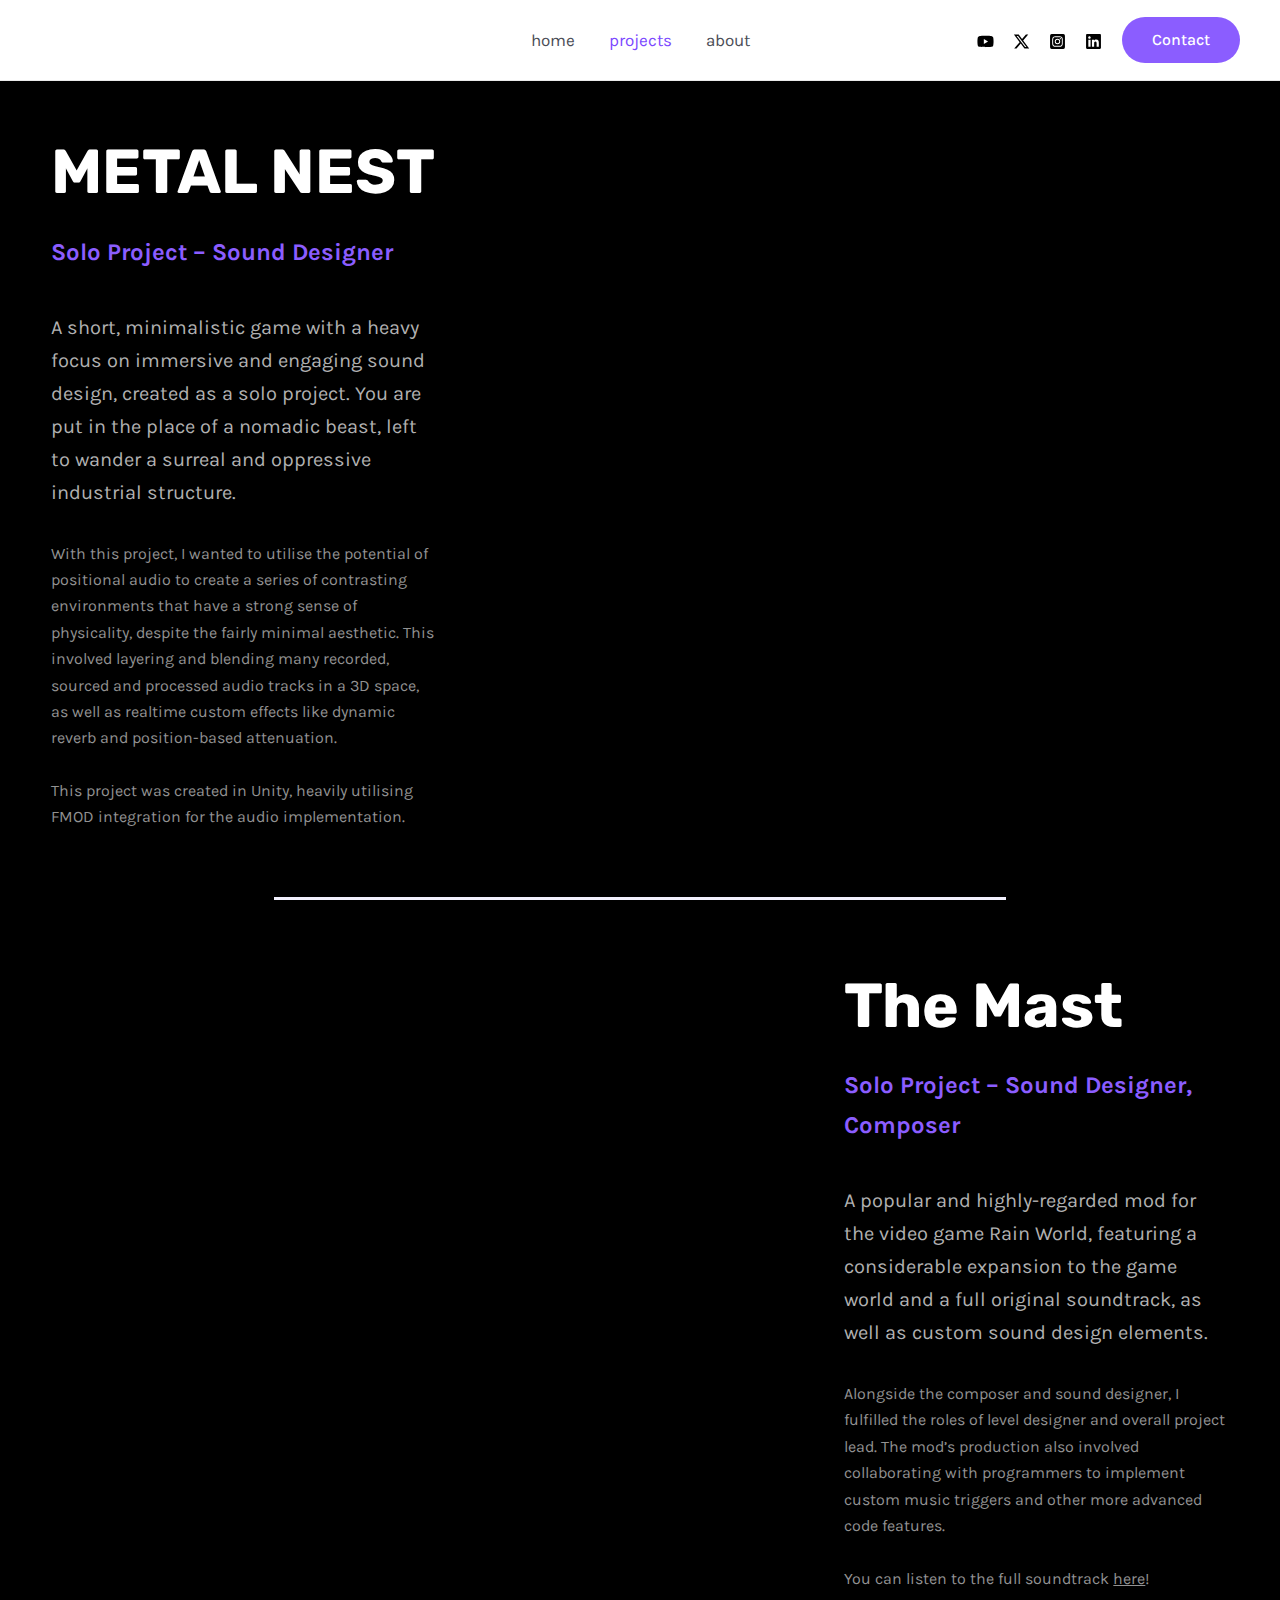
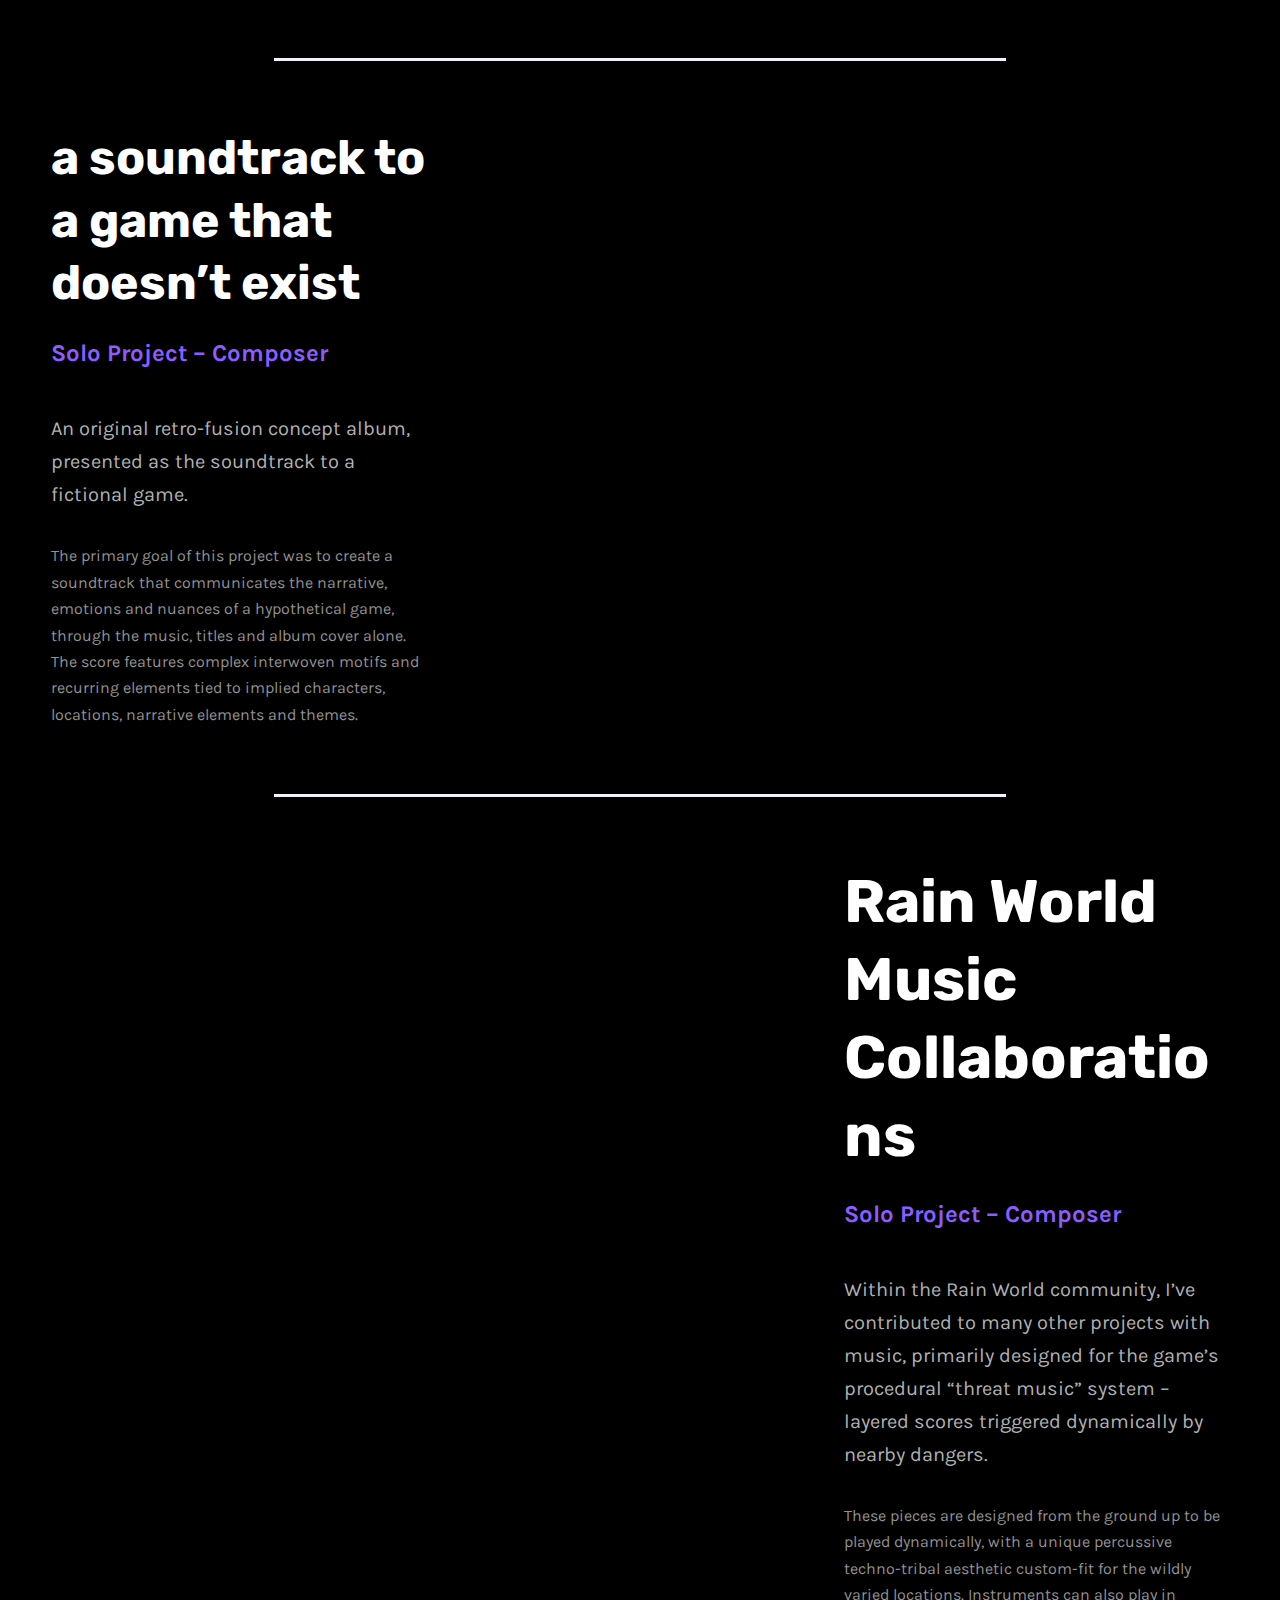
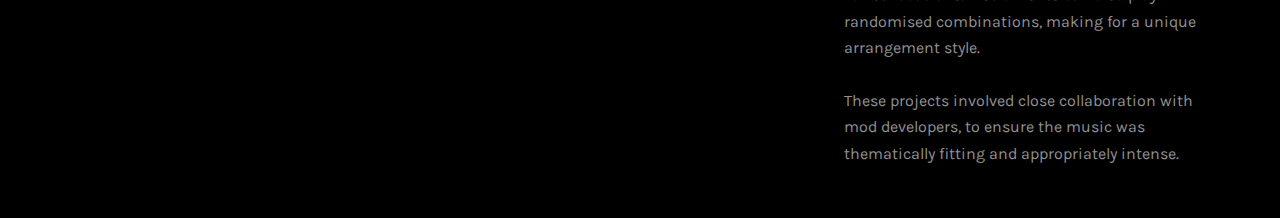
<file: projects/index.html>
<!DOCTYPE html>
<html lang="en-US">
<head>
<meta charset="UTF-8">
<meta name="viewport" content="width=device-width, initial-scale=1">
	 <link rel="profile" href="https://gmpg.org/xfn/11"> 
	 <title>projects &#8211; Nick Duncan | Sound Designer &amp; Composer</title>
<meta name="robots" content="max-image-preview:large">
<link rel="dns-prefetch" href="//fonts.googleapis.com">
<link rel="alternate" type="application/rss+xml" title="Nick Duncan | Sound Designer &amp; Composer &raquo; Feed" href="https://snoodledev.github.io/portfolio-WP/feed/">
<link rel="alternate" type="application/rss+xml" title="Nick Duncan | Sound Designer &amp; Composer &raquo; Comments Feed" href="https://snoodledev.github.io/portfolio-WP/comments/feed/">
<script>
window._wpemojiSettings = {"baseUrl":"https:\/\/s.w.org\/images\/core\/emoji\/15.0.3\/72x72\/","ext":".png","svgUrl":"https:\/\/s.w.org\/images\/core\/emoji\/15.0.3\/svg\/","svgExt":".svg","source":{"concatemoji":"https:\/\/snoodledev.github.io\/portfolio-WP\/wp-includes\/js\/wp-emoji-release.min.js?ver=6.5.4"}};
/*! This file is auto-generated */
!function(i,n){var o,s,e;function c(e){try{var t={supportTests:e,timestamp:(new Date).valueOf()};sessionStorage.setItem(o,JSON.stringify(t))}catch(e){}}function p(e,t,n){e.clearRect(0,0,e.canvas.width,e.canvas.height),e.fillText(t,0,0);var t=new Uint32Array(e.getImageData(0,0,e.canvas.width,e.canvas.height).data),r=(e.clearRect(0,0,e.canvas.width,e.canvas.height),e.fillText(n,0,0),new Uint32Array(e.getImageData(0,0,e.canvas.width,e.canvas.height).data));return t.every(function(e,t){return e===r[t]})}function u(e,t,n){switch(t){case"flag":return n(e,"🏳️‍⚧️","🏳️​⚧️")?!1:!n(e,"🇺🇳","🇺​🇳")&&!n(e,"🏴󠁧󠁢󠁥󠁮󠁧󠁿","🏴​󠁧​󠁢​󠁥​󠁮​󠁧​󠁿");case"emoji":return!n(e,"🐦‍⬛","🐦​⬛")}return!1}function f(e,t,n){var r="undefined"!=typeof WorkerGlobalScope&&self instanceof WorkerGlobalScope?new OffscreenCanvas(300,150):i.createElement("canvas"),a=r.getContext("2d",{willReadFrequently:!0}),o=(a.textBaseline="top",a.font="600 32px Arial",{});return e.forEach(function(e){o[e]=t(a,e,n)}),o}function t(e){var t=i.createElement("script");t.src=e,t.defer=!0,i.head.appendChild(t)}"undefined"!=typeof Promise&&(o="wpEmojiSettingsSupports",s=["flag","emoji"],n.supports={everything:!0,everythingExceptFlag:!0},e=new Promise(function(e){i.addEventListener("DOMContentLoaded",e,{once:!0})}),new Promise(function(t){var n=function(){try{var e=JSON.parse(sessionStorage.getItem(o));if("object"==typeof e&&"number"==typeof e.timestamp&&(new Date).valueOf()<e.timestamp+604800&&"object"==typeof e.supportTests)return e.supportTests}catch(e){}return null}();if(!n){if("undefined"!=typeof Worker&&"undefined"!=typeof OffscreenCanvas&&"undefined"!=typeof URL&&URL.createObjectURL&&"undefined"!=typeof Blob)try{var e="postMessage("+f.toString()+"("+[JSON.stringify(s),u.toString(),p.toString()].join(",")+"));",r=new Blob([e],{type:"text/javascript"}),a=new Worker(URL.createObjectURL(r),{name:"wpTestEmojiSupports"});return void(a.onmessage=function(e){c(n=e.data),a.terminate(),t(n)})}catch(e){}c(n=f(s,u,p))}t(n)}).then(function(e){for(var t in e)n.supports[t]=e[t],n.supports.everything=n.supports.everything&&n.supports[t],"flag"!==t&&(n.supports.everythingExceptFlag=n.supports.everythingExceptFlag&&n.supports[t]);n.supports.everythingExceptFlag=n.supports.everythingExceptFlag&&!n.supports.flag,n.DOMReady=!1,n.readyCallback=function(){n.DOMReady=!0}}).then(function(){return e}).then(function(){var e;n.supports.everything||(n.readyCallback(),(e=n.source||{}).concatemoji?t(e.concatemoji):e.wpemoji&&e.twemoji&&(t(e.twemoji),t(e.wpemoji)))}))}((window,document),window._wpemojiSettings);
</script>
<link rel="stylesheet" id="astra-theme-css-css" href="https://snoodledev.github.io/portfolio-WP/wp-content/themes/astra/assets/css/minified/main.min.css?ver=4.6.14" media="all">
<style id="astra-theme-css-inline-css">:root{--ast-post-nav-space:0;--ast-container-default-xlg-padding:2.5em;--ast-container-default-lg-padding:2.5em;--ast-container-default-slg-padding:2em;--ast-container-default-md-padding:2.5em;--ast-container-default-sm-padding:2.5em;--ast-container-default-xs-padding:2.4em;--ast-container-default-xxs-padding:1.8em;--ast-code-block-background:#ECEFF3;--ast-comment-inputs-background:#F9FAFB;--ast-normal-container-width:1200px;--ast-narrow-container-width:750px;--ast-blog-title-font-weight:600;--ast-blog-meta-weight:600;}html{font-size:106.25%;}a{color:var(--ast-global-color-0);}a:hover,a:focus{color:var(--ast-global-color-1);}body,button,input,select,textarea,.ast-button,.ast-custom-button{font-family:'Karla',sans-serif;font-weight:400;font-size:17px;font-size:1rem;line-height:var(--ast-body-line-height,1.65);}blockquote{color:var(--ast-global-color-3);}h1,.entry-content h1,h2,.entry-content h2,h3,.entry-content h3,h4,.entry-content h4,h5,.entry-content h5,h6,.entry-content h6,.site-title,.site-title a{font-family:'Rubik',sans-serif;font-weight:700;}.site-title{font-size:26px;font-size:1.5294117647059rem;display:block;}.site-header .site-description{font-size:15px;font-size:0.88235294117647rem;display:none;}.entry-title{font-size:20px;font-size:1.1764705882353rem;}.ast-blog-single-element.ast-taxonomy-container a{font-size:14px;font-size:0.82352941176471rem;}.ast-blog-meta-container{font-size:13px;font-size:0.76470588235294rem;}.archive .ast-article-post .ast-article-inner,.blog .ast-article-post .ast-article-inner,.archive .ast-article-post .ast-article-inner:hover,.blog .ast-article-post .ast-article-inner:hover{border-top-left-radius:6px;border-top-right-radius:6px;border-bottom-right-radius:6px;border-bottom-left-radius:6px;overflow:hidden;}h1,.entry-content h1{font-size:36px;font-size:2.1176470588235rem;font-weight:700;font-family:'Rubik',sans-serif;line-height:1.4em;}h2,.entry-content h2{font-size:30px;font-size:1.7647058823529rem;font-weight:700;font-family:'Rubik',sans-serif;line-height:1.3em;}h3,.entry-content h3{font-size:24px;font-size:1.4117647058824rem;font-weight:700;font-family:'Rubik',sans-serif;line-height:1.3em;}h4,.entry-content h4{font-size:20px;font-size:1.1764705882353rem;line-height:1.2em;font-weight:700;font-family:'Rubik',sans-serif;}h5,.entry-content h5{font-size:18px;font-size:1.0588235294118rem;line-height:1.2em;font-weight:700;font-family:'Rubik',sans-serif;}h6,.entry-content h6{font-size:16px;font-size:0.94117647058824rem;line-height:1.25em;font-weight:700;font-family:'Rubik',sans-serif;}::selection{background-color:var(--ast-global-color-0);color:#ffffff;}body,h1,.entry-title a,.entry-content h1,h2,.entry-content h2,h3,.entry-content h3,h4,.entry-content h4,h5,.entry-content h5,h6,.entry-content h6{color:var(--ast-global-color-3);}.tagcloud a:hover,.tagcloud a:focus,.tagcloud a.current-item{color:#ffffff;border-color:var(--ast-global-color-0);background-color:var(--ast-global-color-0);}input:focus,input[type="text"]:focus,input[type="email"]:focus,input[type="url"]:focus,input[type="password"]:focus,input[type="reset"]:focus,input[type="search"]:focus,textarea:focus{border-color:var(--ast-global-color-0);}input[type="radio"]:checked,input[type=reset],input[type="checkbox"]:checked,input[type="checkbox"]:hover:checked,input[type="checkbox"]:focus:checked,input[type=range]::-webkit-slider-thumb{border-color:var(--ast-global-color-0);background-color:var(--ast-global-color-0);box-shadow:none;}.site-footer a:hover + .post-count,.site-footer a:focus + .post-count{background:var(--ast-global-color-0);border-color:var(--ast-global-color-0);}.single .nav-links .nav-previous,.single .nav-links .nav-next{color:var(--ast-global-color-0);}.entry-meta,.entry-meta *{line-height:1.45;color:var(--ast-global-color-0);font-weight:600;}.entry-meta a:not(.ast-button):hover,.entry-meta a:not(.ast-button):hover *,.entry-meta a:not(.ast-button):focus,.entry-meta a:not(.ast-button):focus *,.page-links > .page-link,.page-links .page-link:hover,.post-navigation a:hover{color:var(--ast-global-color-1);}#cat option,.secondary .calendar_wrap thead a,.secondary .calendar_wrap thead a:visited{color:var(--ast-global-color-0);}.secondary .calendar_wrap #today,.ast-progress-val span{background:var(--ast-global-color-0);}.secondary a:hover + .post-count,.secondary a:focus + .post-count{background:var(--ast-global-color-0);border-color:var(--ast-global-color-0);}.calendar_wrap #today > a{color:#ffffff;}.page-links .page-link,.single .post-navigation a{color:var(--ast-global-color-3);}.ast-search-menu-icon .search-form button.search-submit{padding:0 4px;}.ast-search-menu-icon form.search-form{padding-right:0;}.ast-search-menu-icon.slide-search input.search-field{width:0;}.ast-header-search .ast-search-menu-icon.ast-dropdown-active .search-form,.ast-header-search .ast-search-menu-icon.ast-dropdown-active .search-field:focus{transition:all 0.2s;}.search-form input.search-field:focus{outline:none;}.ast-search-menu-icon .search-form button.search-submit:focus,.ast-theme-transparent-header .ast-header-search .ast-dropdown-active .ast-icon,.ast-theme-transparent-header .ast-inline-search .search-field:focus .ast-icon{color:var(--ast-global-color-1);}.ast-header-search .slide-search .search-form{border:2px solid var(--ast-global-color-0);}.ast-header-search .slide-search .search-field{background-color:#fff;}.ast-archive-title{color:var(--ast-global-color-2);}.widget-title,.widget .wp-block-heading{font-size:24px;font-size:1.4117647058824rem;color:var(--ast-global-color-2);}.ast-single-post .entry-content a,.ast-comment-content a:not(.ast-comment-edit-reply-wrap a){text-decoration:underline;}.ast-single-post .elementor-button-wrapper .elementor-button,.ast-single-post .entry-content .uagb-tab a,.ast-single-post .entry-content .uagb-ifb-cta a,.ast-single-post .entry-content .uabb-module-content a,.ast-single-post .entry-content .uagb-post-grid a,.ast-single-post .entry-content .uagb-timeline a,.ast-single-post .entry-content .uagb-toc__wrap a,.ast-single-post .entry-content .uagb-taxomony-box a,.ast-single-post .entry-content .woocommerce a,.entry-content .wp-block-latest-posts > li > a,.ast-single-post .entry-content .wp-block-file__button,li.ast-post-filter-single,.ast-single-post .ast-comment-content .comment-reply-link,.ast-single-post .ast-comment-content .comment-edit-link{text-decoration:none;}.ast-search-menu-icon.slide-search a:focus-visible:focus-visible,.astra-search-icon:focus-visible,#close:focus-visible,a:focus-visible,.ast-menu-toggle:focus-visible,.site .skip-link:focus-visible,.wp-block-loginout input:focus-visible,.wp-block-search.wp-block-search__button-inside .wp-block-search__inside-wrapper,.ast-header-navigation-arrow:focus-visible,.woocommerce .wc-proceed-to-checkout > .checkout-button:focus-visible,.woocommerce .woocommerce-MyAccount-navigation ul li a:focus-visible,.ast-orders-table__row .ast-orders-table__cell:focus-visible,.woocommerce .woocommerce-order-details .order-again > .button:focus-visible,.woocommerce .woocommerce-message a.button.wc-forward:focus-visible,.woocommerce #minus_qty:focus-visible,.woocommerce #plus_qty:focus-visible,a#ast-apply-coupon:focus-visible,.woocommerce .woocommerce-info a:focus-visible,.woocommerce .astra-shop-summary-wrap a:focus-visible,.woocommerce a.wc-forward:focus-visible,#ast-apply-coupon:focus-visible,.woocommerce-js .woocommerce-mini-cart-item a.remove:focus-visible,#close:focus-visible,.button.search-submit:focus-visible,#search_submit:focus,.normal-search:focus-visible,.ast-header-account-wrap:focus-visible{outline-style:dotted;outline-color:inherit;outline-width:thin;}input:focus,input[type="text"]:focus,input[type="email"]:focus,input[type="url"]:focus,input[type="password"]:focus,input[type="reset"]:focus,input[type="search"]:focus,input[type="number"]:focus,textarea:focus,.wp-block-search__input:focus,[data-section="section-header-mobile-trigger"] .ast-button-wrap .ast-mobile-menu-trigger-minimal:focus,.ast-mobile-popup-drawer.active .menu-toggle-close:focus,.woocommerce-ordering select.orderby:focus,#ast-scroll-top:focus,#coupon_code:focus,.woocommerce-page #comment:focus,.woocommerce #reviews #respond input#submit:focus,.woocommerce a.add_to_cart_button:focus,.woocommerce .button.single_add_to_cart_button:focus,.woocommerce .woocommerce-cart-form button:focus,.woocommerce .woocommerce-cart-form__cart-item .quantity .qty:focus,.woocommerce .woocommerce-billing-fields .woocommerce-billing-fields__field-wrapper .woocommerce-input-wrapper > .input-text:focus,.woocommerce #order_comments:focus,.woocommerce #place_order:focus,.woocommerce .woocommerce-address-fields .woocommerce-address-fields__field-wrapper .woocommerce-input-wrapper > .input-text:focus,.woocommerce .woocommerce-MyAccount-content form button:focus,.woocommerce .woocommerce-MyAccount-content .woocommerce-EditAccountForm .woocommerce-form-row .woocommerce-Input.input-text:focus,.woocommerce .ast-woocommerce-container .woocommerce-pagination ul.page-numbers li a:focus,body #content .woocommerce form .form-row .select2-container--default .select2-selection--single:focus,#ast-coupon-code:focus,.woocommerce.woocommerce-js .quantity input[type=number]:focus,.woocommerce-js .woocommerce-mini-cart-item .quantity input[type=number]:focus,.woocommerce p#ast-coupon-trigger:focus{border-style:dotted;border-color:inherit;border-width:thin;}input{outline:none;}.ast-logo-title-inline .site-logo-img{padding-right:1em;}body .ast-oembed-container *{position:absolute;top:0;width:100%;height:100%;left:0;}body .wp-block-embed-pocket-casts .ast-oembed-container *{position:unset;}.ast-single-post-featured-section + article {margin-top: 2em;}.site-content .ast-single-post-featured-section img {width: 100%;overflow: hidden;object-fit: cover;}.ast-separate-container .site-content .ast-single-post-featured-section + article {margin-top: -80px;z-index: 9;position: relative;border-radius: 4px;}@media (min-width: 922px) {.ast-no-sidebar .site-content .ast-article-image-container--wide {margin-left: -120px;margin-right: -120px;max-width: unset;width: unset;}.ast-left-sidebar .site-content .ast-article-image-container--wide,.ast-right-sidebar .site-content .ast-article-image-container--wide {margin-left: -10px;margin-right: -10px;}.site-content .ast-article-image-container--full {margin-left: calc( -50vw + 50%);margin-right: calc( -50vw + 50%);max-width: 100vw;width: 100vw;}.ast-left-sidebar .site-content .ast-article-image-container--full,.ast-right-sidebar .site-content .ast-article-image-container--full {margin-left: -10px;margin-right: -10px;max-width: inherit;width: auto;}}.site > .ast-single-related-posts-container {margin-top: 0;}@media (min-width: 922px) {.ast-desktop .ast-container--narrow {max-width: var(--ast-narrow-container-width);margin: 0 auto;}}input[type="text"],input[type="number"],input[type="email"],input[type="url"],input[type="password"],input[type="search"],input[type=reset],input[type=tel],input[type=date],select,textarea{font-size:16px;font-style:normal;font-weight:400;line-height:24px;width:100%;padding:12px 16px;border-radius:4px;box-shadow:0px 1px 2px 0px rgba(0,0,0,0.05);color:var(--ast-form-input-text,#475569);}input[type="text"],input[type="number"],input[type="email"],input[type="url"],input[type="password"],input[type="search"],input[type=reset],input[type=tel],input[type=date],select{height:40px;}input[type="date"]{border-width:1px;border-style:solid;border-color:var(--ast-border-color);}input[type="text"]:focus,input[type="number"]:focus,input[type="email"]:focus,input[type="url"]:focus,input[type="password"]:focus,input[type="search"]:focus,input[type=reset]:focus,input[type="tel"]:focus,input[type="date"]:focus,select:focus,textarea:focus{border-color:#046BD2;box-shadow:none;outline:none;color:var(--ast-form-input-focus-text,#475569);}label,legend{color:#111827;font-size:14px;font-style:normal;font-weight:500;line-height:20px;}select{padding:6px 10px;}fieldset{padding:30px;border-radius:4px;}button,.ast-button,.button,input[type="button"],input[type="reset"],input[type="submit"]{border-radius:4px;box-shadow:0px 1px 2px 0px rgba(0,0,0,0.05);}:root{--ast-comment-inputs-background:#FFF;}::placeholder{color:var(--ast-form-field-color,#9CA3AF);}::-ms-input-placeholder{color:var(--ast-form-field-color,#9CA3AF);}@media (max-width:921.9px){#ast-desktop-header{display:none;}}@media (min-width:922px){#ast-mobile-header{display:none;}}.wp-block-buttons.aligncenter{justify-content:center;}@media (max-width:921px){.ast-theme-transparent-header #primary,.ast-theme-transparent-header #secondary{padding:0;}}@media (max-width:921px){.ast-plain-container.ast-no-sidebar #primary{padding:0;}}.ast-plain-container.ast-no-sidebar #primary{margin-top:0;margin-bottom:0;}.wp-block-button.is-style-outline .wp-block-button__link{border-color:var(--ast-global-color-0);}div.wp-block-button.is-style-outline > .wp-block-button__link:not(.has-text-color),div.wp-block-button.wp-block-button__link.is-style-outline:not(.has-text-color){color:var(--ast-global-color-0);}.wp-block-button.is-style-outline .wp-block-button__link:hover,.wp-block-buttons .wp-block-button.is-style-outline .wp-block-button__link:focus,.wp-block-buttons .wp-block-button.is-style-outline > .wp-block-button__link:not(.has-text-color):hover,.wp-block-buttons .wp-block-button.wp-block-button__link.is-style-outline:not(.has-text-color):hover{color:#ffffff;background-color:var(--ast-global-color-1);border-color:var(--ast-global-color-1);}.post-page-numbers.current .page-link,.ast-pagination .page-numbers.current{color:#ffffff;border-color:var(--ast-global-color-0);background-color:var(--ast-global-color-0);}.wp-block-buttons .wp-block-button.is-style-outline .wp-block-button__link.wp-element-button,.ast-outline-button,.wp-block-uagb-buttons-child .uagb-buttons-repeater.ast-outline-button{border-color:var(--ast-global-color-0);font-family:inherit;font-weight:500;font-size:16px;font-size:0.94117647058824rem;line-height:1em;padding-top:13px;padding-right:30px;padding-bottom:13px;padding-left:30px;}.wp-block-buttons .wp-block-button.is-style-outline > .wp-block-button__link:not(.has-text-color),.wp-block-buttons .wp-block-button.wp-block-button__link.is-style-outline:not(.has-text-color),.ast-outline-button{color:var(--ast-global-color-0);}.wp-block-button.is-style-outline .wp-block-button__link:hover,.wp-block-buttons .wp-block-button.is-style-outline .wp-block-button__link:focus,.wp-block-buttons .wp-block-button.is-style-outline > .wp-block-button__link:not(.has-text-color):hover,.wp-block-buttons .wp-block-button.wp-block-button__link.is-style-outline:not(.has-text-color):hover,.ast-outline-button:hover,.ast-outline-button:focus,.wp-block-uagb-buttons-child .uagb-buttons-repeater.ast-outline-button:hover,.wp-block-uagb-buttons-child .uagb-buttons-repeater.ast-outline-button:focus{color:#ffffff;background-color:var(--ast-global-color-1);border-color:var(--ast-global-color-1);}.ast-single-post .entry-content a.ast-outline-button,.ast-single-post .entry-content .is-style-outline>.wp-block-button__link{text-decoration:none;}.uagb-buttons-repeater.ast-outline-button{border-radius:9999px;}@media (max-width:921px){.wp-block-buttons .wp-block-button.is-style-outline .wp-block-button__link.wp-element-button,.ast-outline-button,.wp-block-uagb-buttons-child .uagb-buttons-repeater.ast-outline-button{padding-top:12px;padding-right:28px;padding-bottom:12px;padding-left:28px;}}@media (max-width:544px){.wp-block-buttons .wp-block-button.is-style-outline .wp-block-button__link.wp-element-button,.ast-outline-button,.wp-block-uagb-buttons-child .uagb-buttons-repeater.ast-outline-button{padding-top:10px;padding-right:24px;padding-bottom:10px;padding-left:24px;}}.entry-content[ast-blocks-layout] > figure{margin-bottom:1em;}h1.widget-title{font-weight:700;}h2.widget-title{font-weight:700;}h3.widget-title{font-weight:700;}#page{display:flex;flex-direction:column;min-height:100vh;}.ast-404-layout-1 h1.page-title{color:var(--ast-global-color-2);}.single .post-navigation a{line-height:1em;height:inherit;}.error-404 .page-sub-title{font-size:1.5rem;font-weight:inherit;}.search .site-content .content-area .search-form{margin-bottom:0;}#page .site-content{flex-grow:1;}.widget{margin-bottom:1.25em;}#secondary li{line-height:1.5em;}#secondary .wp-block-group h2{margin-bottom:0.7em;}#secondary h2{font-size:1.7rem;}.ast-separate-container .ast-article-post,.ast-separate-container .ast-article-single,.ast-separate-container .comment-respond{padding:3em;}.ast-separate-container .ast-article-single .ast-article-single{padding:0;}.ast-article-single .wp-block-post-template-is-layout-grid{padding-left:0;}.ast-separate-container .comments-title,.ast-narrow-container .comments-title{padding:1.5em 2em;}.ast-page-builder-template .comment-form-textarea,.ast-comment-formwrap .ast-grid-common-col{padding:0;}.ast-comment-formwrap{padding:0;display:inline-flex;column-gap:20px;width:100%;margin-left:0;margin-right:0;}.comments-area textarea#comment:focus,.comments-area textarea#comment:active,.comments-area .ast-comment-formwrap input[type="text"]:focus,.comments-area .ast-comment-formwrap input[type="text"]:active {box-shadow:none;outline:none;}.archive.ast-page-builder-template .entry-header{margin-top:2em;}.ast-page-builder-template .ast-comment-formwrap{width:100%;}.entry-title{margin-bottom:0.6em;}.ast-archive-description p{font-size:inherit;font-weight:inherit;line-height:inherit;}.ast-separate-container .ast-comment-list li.depth-1,.hentry{margin-bottom:1.5em;}.site-content section.ast-archive-description{margin-bottom:2em;}@media (min-width:921px){.ast-left-sidebar.ast-page-builder-template #secondary,.archive.ast-right-sidebar.ast-page-builder-template .site-main{padding-left:20px;padding-right:20px;}}@media (max-width:544px){.ast-comment-formwrap.ast-row{column-gap:10px;display:inline-block;}#ast-commentform .ast-grid-common-col{position:relative;width:100%;}}@media (min-width:1201px){.ast-separate-container .ast-article-post,.ast-separate-container .ast-article-single,.ast-separate-container .ast-author-box,.ast-separate-container .ast-404-layout-1,.ast-separate-container .no-results{padding:3em;}}@media (max-width:921px){.ast-separate-container #primary,.ast-separate-container #secondary{padding:1.5em 0;}#primary,#secondary{padding:1.5em 0;margin:0;}.ast-left-sidebar #content > .ast-container{display:flex;flex-direction:column-reverse;width:100%;}}@media (min-width:922px){.ast-separate-container.ast-right-sidebar #primary,.ast-separate-container.ast-left-sidebar #primary{border:0;}.search-no-results.ast-separate-container #primary{margin-bottom:4em;}}.wp-block-button .wp-block-button__link{color:#ffffff;}.wp-block-button .wp-block-button__link:hover,.wp-block-button .wp-block-button__link:focus{color:#ffffff;background-color:var(--ast-global-color-1);border-color:var(--ast-global-color-1);}.wp-block-button .wp-block-button__link,.wp-block-search .wp-block-search__button,body .wp-block-file .wp-block-file__button{border-color:var(--ast-global-color-0);background-color:var(--ast-global-color-0);color:#ffffff;font-family:inherit;font-weight:500;line-height:1em;font-size:16px;font-size:0.94117647058824rem;padding-top:15px;padding-right:30px;padding-bottom:15px;padding-left:30px;}.ast-single-post .entry-content .wp-block-button .wp-block-button__link,.ast-single-post .entry-content .wp-block-search .wp-block-search__button,body .entry-content .wp-block-file .wp-block-file__button{text-decoration:none;}@media (max-width:921px){.wp-block-button .wp-block-button__link,.wp-block-search .wp-block-search__button,body .wp-block-file .wp-block-file__button{padding-top:14px;padding-right:28px;padding-bottom:14px;padding-left:28px;}}@media (max-width:544px){.wp-block-button .wp-block-button__link,.wp-block-search .wp-block-search__button,body .wp-block-file .wp-block-file__button{padding-top:12px;padding-right:24px;padding-bottom:12px;padding-left:24px;}}.menu-toggle,button,.ast-button,.ast-custom-button,.button,input#submit,input[type="button"],input[type="submit"],input[type="reset"],#comments .submit,.search .search-submit,form[CLASS*="wp-block-search__"].wp-block-search .wp-block-search__inside-wrapper .wp-block-search__button,body .wp-block-file .wp-block-file__button,.search .search-submit,.woocommerce-js a.button,.woocommerce button.button,.woocommerce .woocommerce-message a.button,.woocommerce #respond input#submit.alt,.woocommerce input.button.alt,.woocommerce input.button,.woocommerce input.button:disabled,.woocommerce input.button:disabled[disabled],.woocommerce input.button:disabled:hover,.woocommerce input.button:disabled[disabled]:hover,.woocommerce #respond input#submit,.woocommerce button.button.alt.disabled,.wc-block-grid__products .wc-block-grid__product .wp-block-button__link,.wc-block-grid__product-onsale,[CLASS*="wc-block"] button,.woocommerce-js .astra-cart-drawer .astra-cart-drawer-content .woocommerce-mini-cart__buttons .button:not(.checkout):not(.ast-continue-shopping),.woocommerce-js .astra-cart-drawer .astra-cart-drawer-content .woocommerce-mini-cart__buttons a.checkout,.woocommerce button.button.alt.disabled.wc-variation-selection-needed,[CLASS*="wc-block"] .wc-block-components-button{border-style:solid;border-top-width:0;border-right-width:0;border-left-width:0;border-bottom-width:0;color:#ffffff;border-color:var(--ast-global-color-0);background-color:var(--ast-global-color-0);padding-top:15px;padding-right:30px;padding-bottom:15px;padding-left:30px;font-family:inherit;font-weight:500;font-size:16px;font-size:0.94117647058824rem;line-height:1em;}button:focus,.menu-toggle:hover,button:hover,.ast-button:hover,.ast-custom-button:hover .button:hover,.ast-custom-button:hover ,input[type=reset]:hover,input[type=reset]:focus,input#submit:hover,input#submit:focus,input[type="button"]:hover,input[type="button"]:focus,input[type="submit"]:hover,input[type="submit"]:focus,form[CLASS*="wp-block-search__"].wp-block-search .wp-block-search__inside-wrapper .wp-block-search__button:hover,form[CLASS*="wp-block-search__"].wp-block-search .wp-block-search__inside-wrapper .wp-block-search__button:focus,body .wp-block-file .wp-block-file__button:hover,body .wp-block-file .wp-block-file__button:focus,.woocommerce-js a.button:hover,.woocommerce button.button:hover,.woocommerce .woocommerce-message a.button:hover,.woocommerce #respond input#submit:hover,.woocommerce #respond input#submit.alt:hover,.woocommerce input.button.alt:hover,.woocommerce input.button:hover,.woocommerce button.button.alt.disabled:hover,.wc-block-grid__products .wc-block-grid__product .wp-block-button__link:hover,[CLASS*="wc-block"] button:hover,.woocommerce-js .astra-cart-drawer .astra-cart-drawer-content .woocommerce-mini-cart__buttons .button:not(.checkout):not(.ast-continue-shopping):hover,.woocommerce-js .astra-cart-drawer .astra-cart-drawer-content .woocommerce-mini-cart__buttons a.checkout:hover,.woocommerce button.button.alt.disabled.wc-variation-selection-needed:hover,[CLASS*="wc-block"] .wc-block-components-button:hover,[CLASS*="wc-block"] .wc-block-components-button:focus{color:#ffffff;background-color:var(--ast-global-color-1);border-color:var(--ast-global-color-1);}form[CLASS*="wp-block-search__"].wp-block-search .wp-block-search__inside-wrapper .wp-block-search__button.has-icon{padding-top:calc(15px - 3px);padding-right:calc(30px - 3px);padding-bottom:calc(15px - 3px);padding-left:calc(30px - 3px);}@media (max-width:921px){.menu-toggle,button,.ast-button,.ast-custom-button,.button,input#submit,input[type="button"],input[type="submit"],input[type="reset"],#comments .submit,.search .search-submit,form[CLASS*="wp-block-search__"].wp-block-search .wp-block-search__inside-wrapper .wp-block-search__button,body .wp-block-file .wp-block-file__button,.search .search-submit,.woocommerce-js a.button,.woocommerce button.button,.woocommerce .woocommerce-message a.button,.woocommerce #respond input#submit.alt,.woocommerce input.button.alt,.woocommerce input.button,.woocommerce input.button:disabled,.woocommerce input.button:disabled[disabled],.woocommerce input.button:disabled:hover,.woocommerce input.button:disabled[disabled]:hover,.woocommerce #respond input#submit,.woocommerce button.button.alt.disabled,.wc-block-grid__products .wc-block-grid__product .wp-block-button__link,.wc-block-grid__product-onsale,[CLASS*="wc-block"] button,.woocommerce-js .astra-cart-drawer .astra-cart-drawer-content .woocommerce-mini-cart__buttons .button:not(.checkout):not(.ast-continue-shopping),.woocommerce-js .astra-cart-drawer .astra-cart-drawer-content .woocommerce-mini-cart__buttons a.checkout,.woocommerce button.button.alt.disabled.wc-variation-selection-needed,[CLASS*="wc-block"] .wc-block-components-button{padding-top:14px;padding-right:28px;padding-bottom:14px;padding-left:28px;}}@media (max-width:544px){.menu-toggle,button,.ast-button,.ast-custom-button,.button,input#submit,input[type="button"],input[type="submit"],input[type="reset"],#comments .submit,.search .search-submit,form[CLASS*="wp-block-search__"].wp-block-search .wp-block-search__inside-wrapper .wp-block-search__button,body .wp-block-file .wp-block-file__button,.search .search-submit,.woocommerce-js a.button,.woocommerce button.button,.woocommerce .woocommerce-message a.button,.woocommerce #respond input#submit.alt,.woocommerce input.button.alt,.woocommerce input.button,.woocommerce input.button:disabled,.woocommerce input.button:disabled[disabled],.woocommerce input.button:disabled:hover,.woocommerce input.button:disabled[disabled]:hover,.woocommerce #respond input#submit,.woocommerce button.button.alt.disabled,.wc-block-grid__products .wc-block-grid__product .wp-block-button__link,.wc-block-grid__product-onsale,[CLASS*="wc-block"] button,.woocommerce-js .astra-cart-drawer .astra-cart-drawer-content .woocommerce-mini-cart__buttons .button:not(.checkout):not(.ast-continue-shopping),.woocommerce-js .astra-cart-drawer .astra-cart-drawer-content .woocommerce-mini-cart__buttons a.checkout,.woocommerce button.button.alt.disabled.wc-variation-selection-needed,[CLASS*="wc-block"] .wc-block-components-button{padding-top:12px;padding-right:24px;padding-bottom:12px;padding-left:24px;}}@media (max-width:921px){.ast-mobile-header-stack .main-header-bar .ast-search-menu-icon{display:inline-block;}.ast-header-break-point.ast-header-custom-item-outside .ast-mobile-header-stack .main-header-bar .ast-search-icon{margin:0;}.ast-comment-avatar-wrap img{max-width:2.5em;}.ast-comment-meta{padding:0 1.8888em 1.3333em;}}@media (min-width:544px){.ast-container{max-width:100%;}}@media (max-width:544px){.ast-separate-container .ast-article-post,.ast-separate-container .ast-article-single,.ast-separate-container .comments-title,.ast-separate-container .ast-archive-description{padding:1.5em 1em;}.ast-separate-container #content .ast-container{padding-left:0.54em;padding-right:0.54em;}.ast-separate-container .ast-comment-list .bypostauthor{padding:.5em;}.ast-search-menu-icon.ast-dropdown-active .search-field{width:170px;}}.ast-separate-container{background-color:#000000;;background-image:none;;}@media (max-width:921px){.site-title{display:block;}.site-header .site-description{display:none;}h1,.entry-content h1{font-size:30px;}h2,.entry-content h2{font-size:25px;}h3,.entry-content h3{font-size:20px;}body,.ast-separate-container{background-color:#000000;;background-image:none;;}}@media (max-width:544px){.site-title{display:block;}.site-header .site-description{display:none;}h1,.entry-content h1{font-size:30px;}h2,.entry-content h2{font-size:25px;}h3,.entry-content h3{font-size:20px;}body,.ast-separate-container{background-color:#000000;;background-image:none;;}}@media (max-width:921px){html{font-size:96.9%;}}@media (max-width:544px){html{font-size:96.9%;}}@media (min-width:922px){.ast-container{max-width:1240px;}}@media (min-width:922px){.site-content .ast-container{display:flex;}}@media (max-width:921px){.site-content .ast-container{flex-direction:column;}}.entry-content h1,.entry-content h2,.entry-content h3,.entry-content h4,.entry-content h5,.entry-content h6{clear:none;}@media (min-width:922px){.main-header-menu .sub-menu .menu-item.ast-left-align-sub-menu:hover > .sub-menu,.main-header-menu .sub-menu .menu-item.ast-left-align-sub-menu.focus > .sub-menu{margin-left:-0px;}}.entry-content li > p{margin-bottom:0;}.site .comments-area{padding-bottom:2em;margin-top:2em;}.wp-block-file {display: flex;align-items: center;flex-wrap: wrap;justify-content: space-between;}.wp-block-pullquote {border: none;}.wp-block-pullquote blockquote::before {content: "\201D";font-family: "Helvetica",sans-serif;display: flex;transform: rotate( 180deg );font-size: 6rem;font-style: normal;line-height: 1;font-weight: bold;align-items: center;justify-content: center;}.has-text-align-right > blockquote::before {justify-content: flex-start;}.has-text-align-left > blockquote::before {justify-content: flex-end;}figure.wp-block-pullquote.is-style-solid-color blockquote {max-width: 100%;text-align: inherit;}html body {--wp--custom--ast-default-block-top-padding: 3em;--wp--custom--ast-default-block-right-padding: 3em;--wp--custom--ast-default-block-bottom-padding: 3em;--wp--custom--ast-default-block-left-padding: 3em;--wp--custom--ast-container-width: 1200px;--wp--custom--ast-content-width-size: 1200px;--wp--custom--ast-wide-width-size: calc(1200px + var(--wp--custom--ast-default-block-left-padding) + var(--wp--custom--ast-default-block-right-padding));}.ast-narrow-container {--wp--custom--ast-content-width-size: 750px;--wp--custom--ast-wide-width-size: 750px;}@media(max-width: 921px) {html body {--wp--custom--ast-default-block-top-padding: 3em;--wp--custom--ast-default-block-right-padding: 2em;--wp--custom--ast-default-block-bottom-padding: 3em;--wp--custom--ast-default-block-left-padding: 2em;}}@media(max-width: 544px) {html body {--wp--custom--ast-default-block-top-padding: 3em;--wp--custom--ast-default-block-right-padding: 1.5em;--wp--custom--ast-default-block-bottom-padding: 3em;--wp--custom--ast-default-block-left-padding: 1.5em;}}.entry-content > .wp-block-group,.entry-content > .wp-block-cover,.entry-content > .wp-block-columns {padding-top: var(--wp--custom--ast-default-block-top-padding);padding-right: var(--wp--custom--ast-default-block-right-padding);padding-bottom: var(--wp--custom--ast-default-block-bottom-padding);padding-left: var(--wp--custom--ast-default-block-left-padding);}.ast-plain-container.ast-no-sidebar .entry-content > .alignfull,.ast-page-builder-template .ast-no-sidebar .entry-content > .alignfull {margin-left: calc( -50vw + 50%);margin-right: calc( -50vw + 50%);max-width: 100vw;width: 100vw;}.ast-plain-container.ast-no-sidebar .entry-content .alignfull .alignfull,.ast-page-builder-template.ast-no-sidebar .entry-content .alignfull .alignfull,.ast-plain-container.ast-no-sidebar .entry-content .alignfull .alignwide,.ast-page-builder-template.ast-no-sidebar .entry-content .alignfull .alignwide,.ast-plain-container.ast-no-sidebar .entry-content .alignwide .alignfull,.ast-page-builder-template.ast-no-sidebar .entry-content .alignwide .alignfull,.ast-plain-container.ast-no-sidebar .entry-content .alignwide .alignwide,.ast-page-builder-template.ast-no-sidebar .entry-content .alignwide .alignwide,.ast-plain-container.ast-no-sidebar .entry-content .wp-block-column .alignfull,.ast-page-builder-template.ast-no-sidebar .entry-content .wp-block-column .alignfull,.ast-plain-container.ast-no-sidebar .entry-content .wp-block-column .alignwide,.ast-page-builder-template.ast-no-sidebar .entry-content .wp-block-column .alignwide {margin-left: auto;margin-right: auto;width: 100%;}[ast-blocks-layout] .wp-block-separator:not(.is-style-dots) {height: 0;}[ast-blocks-layout] .wp-block-separator {margin: 20px auto;}[ast-blocks-layout] .wp-block-separator:not(.is-style-wide):not(.is-style-dots) {max-width: 100px;}[ast-blocks-layout] .wp-block-separator.has-background {padding: 0;}.entry-content[ast-blocks-layout] > * {max-width: var(--wp--custom--ast-content-width-size);margin-left: auto;margin-right: auto;}.entry-content[ast-blocks-layout] > .alignwide {max-width: var(--wp--custom--ast-wide-width-size);}.entry-content[ast-blocks-layout] .alignfull {max-width: none;}.entry-content .wp-block-columns {margin-bottom: 0;}blockquote {margin: 1.5em;border-color: rgba(0,0,0,0.05);}.wp-block-quote:not(.has-text-align-right):not(.has-text-align-center) {border-left: 5px solid rgba(0,0,0,0.05);}.has-text-align-right > blockquote,blockquote.has-text-align-right {border-right: 5px solid rgba(0,0,0,0.05);}.has-text-align-left > blockquote,blockquote.has-text-align-left {border-left: 5px solid rgba(0,0,0,0.05);}.wp-block-site-tagline,.wp-block-latest-posts .read-more {margin-top: 15px;}.wp-block-loginout p label {display: block;}.wp-block-loginout p:not(.login-remember):not(.login-submit) input {width: 100%;}.wp-block-loginout input:focus {border-color: transparent;}.wp-block-loginout input:focus {outline: thin dotted;}.entry-content .wp-block-media-text .wp-block-media-text__content {padding: 0 0 0 8%;}.entry-content .wp-block-media-text.has-media-on-the-right .wp-block-media-text__content {padding: 0 8% 0 0;}.entry-content .wp-block-media-text.has-background .wp-block-media-text__content {padding: 8%;}.entry-content .wp-block-cover:not([class*="background-color"]) .wp-block-cover__inner-container,.entry-content .wp-block-cover:not([class*="background-color"]) .wp-block-cover-image-text,.entry-content .wp-block-cover:not([class*="background-color"]) .wp-block-cover-text,.entry-content .wp-block-cover-image:not([class*="background-color"]) .wp-block-cover__inner-container,.entry-content .wp-block-cover-image:not([class*="background-color"]) .wp-block-cover-image-text,.entry-content .wp-block-cover-image:not([class*="background-color"]) .wp-block-cover-text {color: var(--ast-global-color-5);}.wp-block-loginout .login-remember input {width: 1.1rem;height: 1.1rem;margin: 0 5px 4px 0;vertical-align: middle;}.wp-block-latest-posts > li > *:first-child,.wp-block-latest-posts:not(.is-grid) > li:first-child {margin-top: 0;}.wp-block-search__inside-wrapper .wp-block-search__input {padding: 0 10px;color: var(--ast-global-color-3);background: var(--ast-global-color-5);border-color: var(--ast-border-color);}.wp-block-latest-posts .read-more {margin-bottom: 1.5em;}.wp-block-search__no-button .wp-block-search__inside-wrapper .wp-block-search__input {padding-top: 5px;padding-bottom: 5px;}.wp-block-latest-posts .wp-block-latest-posts__post-date,.wp-block-latest-posts .wp-block-latest-posts__post-author {font-size: 1rem;}.wp-block-latest-posts > li > *,.wp-block-latest-posts:not(.is-grid) > li {margin-top: 12px;margin-bottom: 12px;}.ast-page-builder-template .entry-content[ast-blocks-layout] > *,.ast-page-builder-template .entry-content[ast-blocks-layout] > .alignfull > * {max-width: none;}.ast-page-builder-template .entry-content[ast-blocks-layout] > .alignwide > * {max-width: var(--wp--custom--ast-wide-width-size);}.ast-page-builder-template .entry-content[ast-blocks-layout] > .inherit-container-width > *,.ast-page-builder-template .entry-content[ast-blocks-layout] > * > *,.entry-content[ast-blocks-layout] > .wp-block-cover .wp-block-cover__inner-container {max-width: var(--wp--custom--ast-content-width-size);margin-left: auto;margin-right: auto;}.entry-content[ast-blocks-layout] .wp-block-cover:not(.alignleft):not(.alignright) {width: auto;}@media(max-width: 1200px) {.ast-separate-container .entry-content > .alignfull,.ast-separate-container .entry-content[ast-blocks-layout] > .alignwide,.ast-plain-container .entry-content[ast-blocks-layout] > .alignwide,.ast-plain-container .entry-content .alignfull {margin-left: calc(-1 * min(var(--ast-container-default-xlg-padding),20px)) ;margin-right: calc(-1 * min(var(--ast-container-default-xlg-padding),20px));}}@media(min-width: 1201px) {.ast-separate-container .entry-content > .alignfull {margin-left: calc(-1 * var(--ast-container-default-xlg-padding) );margin-right: calc(-1 * var(--ast-container-default-xlg-padding) );}.ast-separate-container .entry-content[ast-blocks-layout] > .alignwide,.ast-plain-container .entry-content[ast-blocks-layout] > .alignwide {margin-left: calc(-1 * var(--wp--custom--ast-default-block-left-padding) );margin-right: calc(-1 * var(--wp--custom--ast-default-block-right-padding) );}}@media(min-width: 921px) {.ast-separate-container .entry-content .wp-block-group.alignwide:not(.inherit-container-width) > :where(:not(.alignleft):not(.alignright)),.ast-plain-container .entry-content .wp-block-group.alignwide:not(.inherit-container-width) > :where(:not(.alignleft):not(.alignright)) {max-width: calc( var(--wp--custom--ast-content-width-size) + 80px );}.ast-plain-container.ast-right-sidebar .entry-content[ast-blocks-layout] .alignfull,.ast-plain-container.ast-left-sidebar .entry-content[ast-blocks-layout] .alignfull {margin-left: -60px;margin-right: -60px;}}@media(min-width: 544px) {.entry-content > .alignleft {margin-right: 20px;}.entry-content > .alignright {margin-left: 20px;}}@media (max-width:544px){.wp-block-columns .wp-block-column:not(:last-child){margin-bottom:20px;}.wp-block-latest-posts{margin:0;}}@media( max-width: 600px ) {.entry-content .wp-block-media-text .wp-block-media-text__content,.entry-content .wp-block-media-text.has-media-on-the-right .wp-block-media-text__content {padding: 8% 0 0;}.entry-content .wp-block-media-text.has-background .wp-block-media-text__content {padding: 8%;}}.ast-page-builder-template .entry-header {padding-left: 0;}.ast-narrow-container .site-content .wp-block-uagb-image--align-full .wp-block-uagb-image__figure {max-width: 100%;margin-left: auto;margin-right: auto;}.entry-content ul,.entry-content ol {padding: revert;margin: revert;padding-left: 20px;}:root .has-ast-global-color-0-color{color:var(--ast-global-color-0);}:root .has-ast-global-color-0-background-color{background-color:var(--ast-global-color-0);}:root .wp-block-button .has-ast-global-color-0-color{color:var(--ast-global-color-0);}:root .wp-block-button .has-ast-global-color-0-background-color{background-color:var(--ast-global-color-0);}:root .has-ast-global-color-1-color{color:var(--ast-global-color-1);}:root .has-ast-global-color-1-background-color{background-color:var(--ast-global-color-1);}:root .wp-block-button .has-ast-global-color-1-color{color:var(--ast-global-color-1);}:root .wp-block-button .has-ast-global-color-1-background-color{background-color:var(--ast-global-color-1);}:root .has-ast-global-color-2-color{color:var(--ast-global-color-2);}:root .has-ast-global-color-2-background-color{background-color:var(--ast-global-color-2);}:root .wp-block-button .has-ast-global-color-2-color{color:var(--ast-global-color-2);}:root .wp-block-button .has-ast-global-color-2-background-color{background-color:var(--ast-global-color-2);}:root .has-ast-global-color-3-color{color:var(--ast-global-color-3);}:root .has-ast-global-color-3-background-color{background-color:var(--ast-global-color-3);}:root .wp-block-button .has-ast-global-color-3-color{color:var(--ast-global-color-3);}:root .wp-block-button .has-ast-global-color-3-background-color{background-color:var(--ast-global-color-3);}:root .has-ast-global-color-4-color{color:var(--ast-global-color-4);}:root .has-ast-global-color-4-background-color{background-color:var(--ast-global-color-4);}:root .wp-block-button .has-ast-global-color-4-color{color:var(--ast-global-color-4);}:root .wp-block-button .has-ast-global-color-4-background-color{background-color:var(--ast-global-color-4);}:root .has-ast-global-color-5-color{color:var(--ast-global-color-5);}:root .has-ast-global-color-5-background-color{background-color:var(--ast-global-color-5);}:root .wp-block-button .has-ast-global-color-5-color{color:var(--ast-global-color-5);}:root .wp-block-button .has-ast-global-color-5-background-color{background-color:var(--ast-global-color-5);}:root .has-ast-global-color-6-color{color:var(--ast-global-color-6);}:root .has-ast-global-color-6-background-color{background-color:var(--ast-global-color-6);}:root .wp-block-button .has-ast-global-color-6-color{color:var(--ast-global-color-6);}:root .wp-block-button .has-ast-global-color-6-background-color{background-color:var(--ast-global-color-6);}:root .has-ast-global-color-7-color{color:var(--ast-global-color-7);}:root .has-ast-global-color-7-background-color{background-color:var(--ast-global-color-7);}:root .wp-block-button .has-ast-global-color-7-color{color:var(--ast-global-color-7);}:root .wp-block-button .has-ast-global-color-7-background-color{background-color:var(--ast-global-color-7);}:root .has-ast-global-color-8-color{color:var(--ast-global-color-8);}:root .has-ast-global-color-8-background-color{background-color:var(--ast-global-color-8);}:root .wp-block-button .has-ast-global-color-8-color{color:var(--ast-global-color-8);}:root .wp-block-button .has-ast-global-color-8-background-color{background-color:var(--ast-global-color-8);}:root{--ast-global-color-0:#8B5DFF;--ast-global-color-1:#7B47FF;--ast-global-color-2:#FFFFFF;--ast-global-color-3:#F2F0FE;--ast-global-color-4:#1B203A;--ast-global-color-5:#0F102A;--ast-global-color-6:#4B4D56;--ast-global-color-7:#0D0614;--ast-global-color-8:#222222;}:root {--ast-border-color : var(--ast-global-color-6);}.ast-single-entry-banner {-js-display: flex;display: flex;flex-direction: column;justify-content: center;text-align: center;position: relative;background: #eeeeee;}.ast-single-entry-banner[data-banner-layout="layout-1"] {max-width: 1200px;background: inherit;padding: 20px 0;}.ast-single-entry-banner[data-banner-width-type="custom"] {margin: 0 auto;width: 100%;}.ast-single-entry-banner + .site-content .entry-header {margin-bottom: 0;}.site .ast-author-avatar {--ast-author-avatar-size: ;}a.ast-underline-text {text-decoration: underline;}.ast-container > .ast-terms-link {position: relative;display: block;}a.ast-button.ast-badge-tax {padding: 4px 8px;border-radius: 3px;font-size: inherit;}header.entry-header .entry-title{font-weight:600;font-size:32px;font-size:1.8823529411765rem;}header.entry-header > *:not(:last-child){margin-bottom:10px;}header.entry-header .post-thumb-img-content{text-align:center;}header.entry-header .post-thumb img,.ast-single-post-featured-section.post-thumb img{aspect-ratio:16/9;width:100%;height:100%;}.ast-archive-entry-banner {-js-display: flex;display: flex;flex-direction: column;justify-content: center;text-align: center;position: relative;background: #eeeeee;}.ast-archive-entry-banner[data-banner-width-type="custom"] {margin: 0 auto;width: 100%;}.ast-archive-entry-banner[data-banner-layout="layout-1"] {background: inherit;padding: 20px 0;text-align: left;}body.archive .ast-archive-description{max-width:1200px;width:100%;text-align:left;padding-top:3em;padding-right:3em;padding-bottom:3em;padding-left:3em;}body.archive .ast-archive-description .ast-archive-title,body.archive .ast-archive-description .ast-archive-title *{font-weight:600;font-size:32px;font-size:1.8823529411765rem;}body.archive .ast-archive-description > *:not(:last-child){margin-bottom:10px;}@media (max-width:921px){body.archive .ast-archive-description{text-align:left;}}@media (max-width:544px){body.archive .ast-archive-description{text-align:left;}}.ast-breadcrumbs .trail-browse,.ast-breadcrumbs .trail-items,.ast-breadcrumbs .trail-items li{display:inline-block;margin:0;padding:0;border:none;background:inherit;text-indent:0;text-decoration:none;}.ast-breadcrumbs .trail-browse{font-size:inherit;font-style:inherit;font-weight:inherit;color:inherit;}.ast-breadcrumbs .trail-items{list-style:none;}.trail-items li::after{padding:0 0.3em;content:"\00bb";}.trail-items li:last-of-type::after{display:none;}h1,.entry-content h1,h2,.entry-content h2,h3,.entry-content h3,h4,.entry-content h4,h5,.entry-content h5,h6,.entry-content h6{color:var(--ast-global-color-2);}.entry-title a{color:var(--ast-global-color-2);}@media (max-width:921px){.ast-builder-grid-row-container.ast-builder-grid-row-tablet-3-firstrow .ast-builder-grid-row > *:first-child,.ast-builder-grid-row-container.ast-builder-grid-row-tablet-3-lastrow .ast-builder-grid-row > *:last-child{grid-column:1 / -1;}}@media (max-width:544px){.ast-builder-grid-row-container.ast-builder-grid-row-mobile-3-firstrow .ast-builder-grid-row > *:first-child,.ast-builder-grid-row-container.ast-builder-grid-row-mobile-3-lastrow .ast-builder-grid-row > *:last-child{grid-column:1 / -1;}}[data-section*="section-hb-button-"] .menu-link{display:none;}.ast-header-button-1 .ast-custom-button{border-top-left-radius:40px;border-top-right-radius:40px;border-bottom-right-radius:40px;border-bottom-left-radius:40px;}.ast-header-button-1[data-section*="section-hb-button-"] .ast-builder-button-wrap .ast-custom-button{padding-top:15px;padding-bottom:15px;padding-left:30px;padding-right:30px;}.ast-header-button-1[data-section="section-hb-button-1"]{display:flex;}@media (max-width:921px){.ast-header-break-point .ast-header-button-1[data-section="section-hb-button-1"]{display:flex;}}@media (max-width:544px){.ast-header-break-point .ast-header-button-1[data-section="section-hb-button-1"]{display:flex;}}.ast-builder-menu-2{font-family:inherit;font-weight:inherit;}.ast-builder-menu-2 .menu-item > .menu-link{color:var(--ast-global-color-6);}.ast-builder-menu-2 .menu-item > .ast-menu-toggle{color:var(--ast-global-color-6);}.ast-builder-menu-2 .menu-item:hover > .menu-link,.ast-builder-menu-2 .inline-on-mobile .menu-item:hover > .ast-menu-toggle{color:var(--ast-global-color-1);}.ast-builder-menu-2 .menu-item:hover > .ast-menu-toggle{color:var(--ast-global-color-1);}.ast-builder-menu-2 .menu-item.current-menu-item > .menu-link,.ast-builder-menu-2 .inline-on-mobile .menu-item.current-menu-item > .ast-menu-toggle,.ast-builder-menu-2 .current-menu-ancestor > .menu-link{color:var(--ast-global-color-1);}.ast-builder-menu-2 .menu-item.current-menu-item > .ast-menu-toggle{color:var(--ast-global-color-1);}.ast-builder-menu-2 .sub-menu,.ast-builder-menu-2 .inline-on-mobile .sub-menu{border-top-width:0px;border-bottom-width:0px;border-right-width:0px;border-left-width:0px;border-color:var(--ast-global-color-0);border-style:solid;width:880px;}.ast-builder-menu-2 .main-header-menu > .menu-item > .sub-menu,.ast-builder-menu-2 .main-header-menu > .menu-item > .astra-full-megamenu-wrapper{margin-top:0px;}.ast-desktop .ast-builder-menu-2 .main-header-menu > .menu-item > .sub-menu:before,.ast-desktop .ast-builder-menu-2 .main-header-menu > .menu-item > .astra-full-megamenu-wrapper:before{height:calc( 0px + 5px );}.ast-desktop .ast-builder-menu-2 .menu-item .sub-menu .menu-link{border-style:none;}@media (max-width:921px){.ast-header-break-point .ast-builder-menu-2 .menu-item.menu-item-has-children > .ast-menu-toggle{top:0;}.ast-builder-menu-2 .inline-on-mobile .menu-item.menu-item-has-children > .ast-menu-toggle{right:-15px;}.ast-builder-menu-2 .menu-item-has-children > .menu-link:after{content:unset;}.ast-builder-menu-2 .main-header-menu > .menu-item > .sub-menu,.ast-builder-menu-2 .main-header-menu > .menu-item > .astra-full-megamenu-wrapper{margin-top:0;}}@media (max-width:544px){.ast-header-break-point .ast-builder-menu-2 .menu-item.menu-item-has-children > .ast-menu-toggle{top:0;}.ast-builder-menu-2 .main-header-menu > .menu-item > .sub-menu,.ast-builder-menu-2 .main-header-menu > .menu-item > .astra-full-megamenu-wrapper{margin-top:0;}}.ast-builder-menu-2{display:flex;}@media (max-width:921px){.ast-header-break-point .ast-builder-menu-2{display:flex;}}@media (max-width:544px){.ast-header-break-point .ast-builder-menu-2{display:flex;}}.ast-social-stack-desktop .ast-builder-social-element,.ast-social-stack-tablet .ast-builder-social-element,.ast-social-stack-mobile .ast-builder-social-element {margin-top: 6px;margin-bottom: 6px;}.social-show-label-true .ast-builder-social-element {width: auto;padding: 0 0.4em;}[data-section^="section-fb-social-icons-"] .footer-social-inner-wrap {text-align: center;}.ast-footer-social-wrap {width: 100%;}.ast-footer-social-wrap .ast-builder-social-element:first-child {margin-left: 0;}.ast-footer-social-wrap .ast-builder-social-element:last-child {margin-right: 0;}.ast-header-social-wrap .ast-builder-social-element:first-child {margin-left: 0;}.ast-header-social-wrap .ast-builder-social-element:last-child {margin-right: 0;}.ast-builder-social-element {line-height: 1;color: #3a3a3a;background: transparent;vertical-align: middle;transition: all 0.01s;margin-left: 6px;margin-right: 6px;justify-content: center;align-items: center;}.ast-builder-social-element {line-height: 1;color: #3a3a3a;background: transparent;vertical-align: middle;transition: all 0.01s;margin-left: 6px;margin-right: 6px;justify-content: center;align-items: center;}.ast-builder-social-element .social-item-label {padding-left: 6px;}.ast-header-social-1-wrap .ast-builder-social-element,.ast-header-social-1-wrap .social-show-label-true .ast-builder-social-element{margin-left:9.5px;margin-right:9.5px;}.ast-header-social-1-wrap .ast-builder-social-element svg{width:17px;height:17px;}.ast-social-color-type-official .ast-builder-social-element:hover,.ast-social-color-type-official .ast-builder-social-element:hover .social-item-label{color:var(--color);background-color:var(--background-color);}.header-social-inner-wrap.ast-social-color-type-official .ast-builder-social-element:hover svg,.footer-social-inner-wrap.ast-social-color-type-official .ast-builder-social-element:hover svg{fill:currentColor;}.ast-builder-layout-element[data-section="section-hb-social-icons-1"]{display:flex;}@media (max-width:921px){.ast-header-break-point .ast-builder-layout-element[data-section="section-hb-social-icons-1"]{display:flex;}}@media (max-width:544px){.ast-header-break-point .ast-builder-layout-element[data-section="section-hb-social-icons-1"]{display:flex;}}.footer-widget-area.widget-area.site-footer-focus-item{width:auto;}.ast-header-break-point .main-header-bar{border-bottom-width:1px;}@media (min-width:922px){.main-header-bar{border-bottom-width:1px;}}.main-header-menu .menu-item, #astra-footer-menu .menu-item, .main-header-bar .ast-masthead-custom-menu-items{-js-display:flex;display:flex;-webkit-box-pack:center;-webkit-justify-content:center;-moz-box-pack:center;-ms-flex-pack:center;justify-content:center;-webkit-box-orient:vertical;-webkit-box-direction:normal;-webkit-flex-direction:column;-moz-box-orient:vertical;-moz-box-direction:normal;-ms-flex-direction:column;flex-direction:column;}.main-header-menu > .menu-item > .menu-link, #astra-footer-menu > .menu-item > .menu-link{height:100%;-webkit-box-align:center;-webkit-align-items:center;-moz-box-align:center;-ms-flex-align:center;align-items:center;-js-display:flex;display:flex;}.ast-header-break-point .main-navigation ul .menu-item .menu-link .icon-arrow:first-of-type svg{top:.2em;margin-top:0px;margin-left:0px;width:.65em;transform:translate(0, -2px) rotateZ(270deg);}.ast-mobile-popup-content .ast-submenu-expanded > .ast-menu-toggle{transform:rotateX(180deg);overflow-y:auto;}@media (min-width:922px){.ast-builder-menu .main-navigation > ul > li:last-child a{margin-right:0;}}.ast-separate-container .ast-article-inner{background-color:#000000;;background-image:none;;}@media (max-width:921px){.ast-separate-container .ast-article-inner{background-color:#000000;;background-image:none;;}}@media (max-width:544px){.ast-separate-container .ast-article-inner{background-color:#010101;;background-image:none;;}}.ast-separate-container .ast-article-single:not(.ast-related-post), .woocommerce.ast-separate-container .ast-woocommerce-container, .ast-separate-container .error-404, .ast-separate-container .no-results, .single.ast-separate-container .site-main .ast-author-meta, .ast-separate-container .related-posts-title-wrapper,.ast-separate-container .comments-count-wrapper, .ast-box-layout.ast-plain-container .site-content,.ast-padded-layout.ast-plain-container .site-content, .ast-separate-container .ast-archive-description, .ast-separate-container .comments-area{background-color:#000000;;background-image:none;;}@media (max-width:921px){.ast-separate-container .ast-article-single:not(.ast-related-post), .woocommerce.ast-separate-container .ast-woocommerce-container, .ast-separate-container .error-404, .ast-separate-container .no-results, .single.ast-separate-container .site-main .ast-author-meta, .ast-separate-container .related-posts-title-wrapper,.ast-separate-container .comments-count-wrapper, .ast-box-layout.ast-plain-container .site-content,.ast-padded-layout.ast-plain-container .site-content, .ast-separate-container .ast-archive-description{background-color:#000000;;background-image:none;;}}@media (max-width:544px){.ast-separate-container .ast-article-single:not(.ast-related-post), .woocommerce.ast-separate-container .ast-woocommerce-container, .ast-separate-container .error-404, .ast-separate-container .no-results, .single.ast-separate-container .site-main .ast-author-meta, .ast-separate-container .related-posts-title-wrapper,.ast-separate-container .comments-count-wrapper, .ast-box-layout.ast-plain-container .site-content,.ast-padded-layout.ast-plain-container .site-content, .ast-separate-container .ast-archive-description{background-color:#010101;;background-image:none;;}}.ast-separate-container.ast-two-container #secondary .widget{background-color:#000000;;background-image:none;;}@media (max-width:921px){.ast-separate-container.ast-two-container #secondary .widget{background-color:#000000;;background-image:none;;}}@media (max-width:544px){.ast-separate-container.ast-two-container #secondary .widget{background-color:#010101;;background-image:none;;}}.ast-plain-container, .ast-page-builder-template{background-color:#000000;;background-image:none;;}@media (max-width:921px){.ast-plain-container, .ast-page-builder-template{background-color:#000000;;background-image:none;;}}@media (max-width:544px){.ast-plain-container, .ast-page-builder-template{background-color:#010101;;background-image:none;;}}
		#ast-scroll-top {
			display: none;
			position: fixed;
			text-align: center;
			cursor: pointer;
			z-index: 99;
			width: 2.1em;
			height: 2.1em;
			line-height: 2.1;
			color: #ffffff;
			border-radius: 2px;
			content: "";
			outline: inherit;
		}
		@media (min-width: 769px) {
			#ast-scroll-top {
				content: "769";
			}
		}
		#ast-scroll-top .ast-icon.icon-arrow svg {
			margin-left: 0px;
			vertical-align: middle;
			transform: translate(0, -20%) rotate(180deg);
			width: 1.6em;
		}
		.ast-scroll-to-top-right {
			right: 30px;
			bottom: 30px;
		}
		.ast-scroll-to-top-left {
			left: 30px;
			bottom: 30px;
		}
	#ast-scroll-top{background-color:var(--ast-global-color-0);font-size:15px;}@media (max-width:921px){#ast-scroll-top .ast-icon.icon-arrow svg{width:1em;}}.ast-mobile-header-wrap .ast-primary-header-bar,.ast-primary-header-bar .site-primary-header-wrap{min-height:80px;}.ast-desktop .ast-primary-header-bar .main-header-menu > .menu-item{line-height:80px;}.ast-header-break-point #masthead .ast-mobile-header-wrap .ast-primary-header-bar,.ast-header-break-point #masthead .ast-mobile-header-wrap .ast-below-header-bar,.ast-header-break-point #masthead .ast-mobile-header-wrap .ast-above-header-bar{padding-left:20px;padding-right:20px;}.ast-header-break-point .ast-primary-header-bar{border-bottom-width:1px;border-bottom-color:#eaeaea;border-bottom-style:solid;}@media (min-width:922px){.ast-primary-header-bar{border-bottom-width:1px;border-bottom-color:#eaeaea;border-bottom-style:solid;}}.ast-primary-header-bar{background-color:#ffffff;;background-image:none;;}.ast-primary-header-bar{display:block;}@media (max-width:921px){.ast-header-break-point .ast-primary-header-bar{display:grid;}}@media (max-width:544px){.ast-header-break-point .ast-primary-header-bar{display:grid;}}.ast-builder-menu-mobile .main-navigation .main-header-menu .menu-item > .menu-link{color:var(--ast-global-color-3);}.ast-builder-menu-mobile .main-navigation .main-header-menu .menu-item > .ast-menu-toggle{color:var(--ast-global-color-3);}.ast-builder-menu-mobile .main-navigation .menu-item:hover > .menu-link, .ast-builder-menu-mobile .main-navigation .inline-on-mobile .menu-item:hover > .ast-menu-toggle{color:var(--ast-global-color-1);}.ast-builder-menu-mobile .main-navigation .menu-item:hover > .ast-menu-toggle{color:var(--ast-global-color-1);}.ast-builder-menu-mobile .main-navigation .menu-item.current-menu-item > .menu-link, .ast-builder-menu-mobile .main-navigation .inline-on-mobile .menu-item.current-menu-item > .ast-menu-toggle, .ast-builder-menu-mobile .main-navigation .menu-item.current-menu-ancestor > .menu-link, .ast-builder-menu-mobile .main-navigation .menu-item.current-menu-ancestor > .ast-menu-toggle{color:var(--ast-global-color-1);}.ast-builder-menu-mobile .main-navigation .menu-item.current-menu-item > .ast-menu-toggle{color:var(--ast-global-color-1);}.ast-builder-menu-mobile .main-navigation .menu-item.menu-item-has-children > .ast-menu-toggle{top:0;}.ast-builder-menu-mobile .main-navigation .menu-item-has-children > .menu-link:after{content:unset;}.ast-hfb-header .ast-builder-menu-mobile .main-header-menu, .ast-hfb-header .ast-builder-menu-mobile .main-navigation .menu-item .menu-link, .ast-hfb-header .ast-builder-menu-mobile .main-navigation .menu-item .sub-menu .menu-link{border-style:none;}.ast-builder-menu-mobile .main-navigation .menu-item.menu-item-has-children > .ast-menu-toggle{top:0;}@media (max-width:921px){.ast-builder-menu-mobile .main-navigation .main-header-menu .menu-item > .menu-link{color:var(--ast-global-color-3);}.ast-builder-menu-mobile .main-navigation .menu-item > .ast-menu-toggle{color:var(--ast-global-color-3);}.ast-builder-menu-mobile .main-navigation .menu-item:hover > .menu-link, .ast-builder-menu-mobile .main-navigation .inline-on-mobile .menu-item:hover > .ast-menu-toggle{color:var(--ast-global-color-1);background:var(--ast-global-color-4);}.ast-builder-menu-mobile .main-navigation .menu-item:hover > .ast-menu-toggle{color:var(--ast-global-color-1);}.ast-builder-menu-mobile .main-navigation .menu-item.current-menu-item > .menu-link, .ast-builder-menu-mobile .main-navigation .inline-on-mobile .menu-item.current-menu-item > .ast-menu-toggle, .ast-builder-menu-mobile .main-navigation .menu-item.current-menu-ancestor > .menu-link, .ast-builder-menu-mobile .main-navigation .menu-item.current-menu-ancestor > .ast-menu-toggle{color:var(--ast-global-color-1);background:var(--ast-global-color-4);}.ast-builder-menu-mobile .main-navigation .menu-item.current-menu-item > .ast-menu-toggle{color:var(--ast-global-color-1);}.ast-builder-menu-mobile .main-navigation .menu-item.menu-item-has-children > .ast-menu-toggle{top:0;}.ast-builder-menu-mobile .main-navigation .menu-item-has-children > .menu-link:after{content:unset;}.ast-builder-menu-mobile .main-navigation .main-header-menu, .ast-builder-menu-mobile .main-navigation .main-header-menu .sub-menu{background-color:var(--ast-global-color-5);;}}@media (max-width:544px){.ast-builder-menu-mobile .main-navigation .menu-item.menu-item-has-children > .ast-menu-toggle{top:0;}}.ast-builder-menu-mobile .main-navigation{display:block;}@media (max-width:921px){.ast-header-break-point .ast-builder-menu-mobile .main-navigation{display:block;}}@media (max-width:544px){.ast-header-break-point .ast-builder-menu-mobile .main-navigation{display:block;}}</style>
<link rel="stylesheet" id="astra-google-fonts-css" href="https://fonts.googleapis.com/css?family=Karla%3A400%2C%7CRubik%3A700%2C&#038;display=fallback&#038;ver=4.6.14" media="all">
<style id="wp-emoji-styles-inline-css">img.wp-smiley, img.emoji {
		display: inline !important;
		border: none !important;
		box-shadow: none !important;
		height: 1em !important;
		width: 1em !important;
		margin: 0 0.07em !important;
		vertical-align: -0.1em !important;
		background: none !important;
		padding: 0 !important;
	}</style>
<link rel="stylesheet" id="wp-block-library-css" href="https://snoodledev.github.io/portfolio-WP/wp-includes/css/dist/block-library/style.min.css?ver=6.5.4" media="all">
<style id="global-styles-inline-css">body{--wp--preset--color--black: #000000;--wp--preset--color--cyan-bluish-gray: #abb8c3;--wp--preset--color--white: #ffffff;--wp--preset--color--pale-pink: #f78da7;--wp--preset--color--vivid-red: #cf2e2e;--wp--preset--color--luminous-vivid-orange: #ff6900;--wp--preset--color--luminous-vivid-amber: #fcb900;--wp--preset--color--light-green-cyan: #7bdcb5;--wp--preset--color--vivid-green-cyan: #00d084;--wp--preset--color--pale-cyan-blue: #8ed1fc;--wp--preset--color--vivid-cyan-blue: #0693e3;--wp--preset--color--vivid-purple: #9b51e0;--wp--preset--color--ast-global-color-0: var(--ast-global-color-0);--wp--preset--color--ast-global-color-1: var(--ast-global-color-1);--wp--preset--color--ast-global-color-2: var(--ast-global-color-2);--wp--preset--color--ast-global-color-3: var(--ast-global-color-3);--wp--preset--color--ast-global-color-4: var(--ast-global-color-4);--wp--preset--color--ast-global-color-5: var(--ast-global-color-5);--wp--preset--color--ast-global-color-6: var(--ast-global-color-6);--wp--preset--color--ast-global-color-7: var(--ast-global-color-7);--wp--preset--color--ast-global-color-8: var(--ast-global-color-8);--wp--preset--gradient--vivid-cyan-blue-to-vivid-purple: linear-gradient(135deg,rgba(6,147,227,1) 0%,rgb(155,81,224) 100%);--wp--preset--gradient--light-green-cyan-to-vivid-green-cyan: linear-gradient(135deg,rgb(122,220,180) 0%,rgb(0,208,130) 100%);--wp--preset--gradient--luminous-vivid-amber-to-luminous-vivid-orange: linear-gradient(135deg,rgba(252,185,0,1) 0%,rgba(255,105,0,1) 100%);--wp--preset--gradient--luminous-vivid-orange-to-vivid-red: linear-gradient(135deg,rgba(255,105,0,1) 0%,rgb(207,46,46) 100%);--wp--preset--gradient--very-light-gray-to-cyan-bluish-gray: linear-gradient(135deg,rgb(238,238,238) 0%,rgb(169,184,195) 100%);--wp--preset--gradient--cool-to-warm-spectrum: linear-gradient(135deg,rgb(74,234,220) 0%,rgb(151,120,209) 20%,rgb(207,42,186) 40%,rgb(238,44,130) 60%,rgb(251,105,98) 80%,rgb(254,248,76) 100%);--wp--preset--gradient--blush-light-purple: linear-gradient(135deg,rgb(255,206,236) 0%,rgb(152,150,240) 100%);--wp--preset--gradient--blush-bordeaux: linear-gradient(135deg,rgb(254,205,165) 0%,rgb(254,45,45) 50%,rgb(107,0,62) 100%);--wp--preset--gradient--luminous-dusk: linear-gradient(135deg,rgb(255,203,112) 0%,rgb(199,81,192) 50%,rgb(65,88,208) 100%);--wp--preset--gradient--pale-ocean: linear-gradient(135deg,rgb(255,245,203) 0%,rgb(182,227,212) 50%,rgb(51,167,181) 100%);--wp--preset--gradient--electric-grass: linear-gradient(135deg,rgb(202,248,128) 0%,rgb(113,206,126) 100%);--wp--preset--gradient--midnight: linear-gradient(135deg,rgb(2,3,129) 0%,rgb(40,116,252) 100%);--wp--preset--font-size--small: 13px;--wp--preset--font-size--medium: 20px;--wp--preset--font-size--large: 36px;--wp--preset--font-size--x-large: 42px;--wp--preset--spacing--20: 0.44rem;--wp--preset--spacing--30: 0.67rem;--wp--preset--spacing--40: 1rem;--wp--preset--spacing--50: 1.5rem;--wp--preset--spacing--60: 2.25rem;--wp--preset--spacing--70: 3.38rem;--wp--preset--spacing--80: 5.06rem;--wp--preset--shadow--natural: 6px 6px 9px rgba(0, 0, 0, 0.2);--wp--preset--shadow--deep: 12px 12px 50px rgba(0, 0, 0, 0.4);--wp--preset--shadow--sharp: 6px 6px 0px rgba(0, 0, 0, 0.2);--wp--preset--shadow--outlined: 6px 6px 0px -3px rgba(255, 255, 255, 1), 6px 6px rgba(0, 0, 0, 1);--wp--preset--shadow--crisp: 6px 6px 0px rgba(0, 0, 0, 1);}body { margin: 0;--wp--style--global--content-size: var(--wp--custom--ast-content-width-size);--wp--style--global--wide-size: var(--wp--custom--ast-wide-width-size); }.wp-site-blocks > .alignleft { float: left; margin-right: 2em; }.wp-site-blocks > .alignright { float: right; margin-left: 2em; }.wp-site-blocks > .aligncenter { justify-content: center; margin-left: auto; margin-right: auto; }:where(.wp-site-blocks) > * { margin-block-start: 24px; margin-block-end: 0; }:where(.wp-site-blocks) > :first-child:first-child { margin-block-start: 0; }:where(.wp-site-blocks) > :last-child:last-child { margin-block-end: 0; }body { --wp--style--block-gap: 24px; }:where(body .is-layout-flow)  > :first-child:first-child{margin-block-start: 0;}:where(body .is-layout-flow)  > :last-child:last-child{margin-block-end: 0;}:where(body .is-layout-flow)  > *{margin-block-start: 24px;margin-block-end: 0;}:where(body .is-layout-constrained)  > :first-child:first-child{margin-block-start: 0;}:where(body .is-layout-constrained)  > :last-child:last-child{margin-block-end: 0;}:where(body .is-layout-constrained)  > *{margin-block-start: 24px;margin-block-end: 0;}:where(body .is-layout-flex) {gap: 24px;}:where(body .is-layout-grid) {gap: 24px;}body .is-layout-flow > .alignleft{float: left;margin-inline-start: 0;margin-inline-end: 2em;}body .is-layout-flow > .alignright{float: right;margin-inline-start: 2em;margin-inline-end: 0;}body .is-layout-flow > .aligncenter{margin-left: auto !important;margin-right: auto !important;}body .is-layout-constrained > .alignleft{float: left;margin-inline-start: 0;margin-inline-end: 2em;}body .is-layout-constrained > .alignright{float: right;margin-inline-start: 2em;margin-inline-end: 0;}body .is-layout-constrained > .aligncenter{margin-left: auto !important;margin-right: auto !important;}body .is-layout-constrained > :where(:not(.alignleft):not(.alignright):not(.alignfull)){max-width: var(--wp--style--global--content-size);margin-left: auto !important;margin-right: auto !important;}body .is-layout-constrained > .alignwide{max-width: var(--wp--style--global--wide-size);}body .is-layout-flex{display: flex;}body .is-layout-flex{flex-wrap: wrap;align-items: center;}body .is-layout-flex > *{margin: 0;}body .is-layout-grid{display: grid;}body .is-layout-grid > *{margin: 0;}body{padding-top: 0px;padding-right: 0px;padding-bottom: 0px;padding-left: 0px;}a:where(:not(.wp-element-button)){text-decoration: none;}.wp-element-button, .wp-block-button__link{background-color: #32373c;border-width: 0;color: #fff;font-family: inherit;font-size: inherit;line-height: inherit;padding: calc(0.667em + 2px) calc(1.333em + 2px);text-decoration: none;}.has-black-color{color: var(--wp--preset--color--black) !important;}.has-cyan-bluish-gray-color{color: var(--wp--preset--color--cyan-bluish-gray) !important;}.has-white-color{color: var(--wp--preset--color--white) !important;}.has-pale-pink-color{color: var(--wp--preset--color--pale-pink) !important;}.has-vivid-red-color{color: var(--wp--preset--color--vivid-red) !important;}.has-luminous-vivid-orange-color{color: var(--wp--preset--color--luminous-vivid-orange) !important;}.has-luminous-vivid-amber-color{color: var(--wp--preset--color--luminous-vivid-amber) !important;}.has-light-green-cyan-color{color: var(--wp--preset--color--light-green-cyan) !important;}.has-vivid-green-cyan-color{color: var(--wp--preset--color--vivid-green-cyan) !important;}.has-pale-cyan-blue-color{color: var(--wp--preset--color--pale-cyan-blue) !important;}.has-vivid-cyan-blue-color{color: var(--wp--preset--color--vivid-cyan-blue) !important;}.has-vivid-purple-color{color: var(--wp--preset--color--vivid-purple) !important;}.has-ast-global-color-0-color{color: var(--wp--preset--color--ast-global-color-0) !important;}.has-ast-global-color-1-color{color: var(--wp--preset--color--ast-global-color-1) !important;}.has-ast-global-color-2-color{color: var(--wp--preset--color--ast-global-color-2) !important;}.has-ast-global-color-3-color{color: var(--wp--preset--color--ast-global-color-3) !important;}.has-ast-global-color-4-color{color: var(--wp--preset--color--ast-global-color-4) !important;}.has-ast-global-color-5-color{color: var(--wp--preset--color--ast-global-color-5) !important;}.has-ast-global-color-6-color{color: var(--wp--preset--color--ast-global-color-6) !important;}.has-ast-global-color-7-color{color: var(--wp--preset--color--ast-global-color-7) !important;}.has-ast-global-color-8-color{color: var(--wp--preset--color--ast-global-color-8) !important;}.has-black-background-color{background-color: var(--wp--preset--color--black) !important;}.has-cyan-bluish-gray-background-color{background-color: var(--wp--preset--color--cyan-bluish-gray) !important;}.has-white-background-color{background-color: var(--wp--preset--color--white) !important;}.has-pale-pink-background-color{background-color: var(--wp--preset--color--pale-pink) !important;}.has-vivid-red-background-color{background-color: var(--wp--preset--color--vivid-red) !important;}.has-luminous-vivid-orange-background-color{background-color: var(--wp--preset--color--luminous-vivid-orange) !important;}.has-luminous-vivid-amber-background-color{background-color: var(--wp--preset--color--luminous-vivid-amber) !important;}.has-light-green-cyan-background-color{background-color: var(--wp--preset--color--light-green-cyan) !important;}.has-vivid-green-cyan-background-color{background-color: var(--wp--preset--color--vivid-green-cyan) !important;}.has-pale-cyan-blue-background-color{background-color: var(--wp--preset--color--pale-cyan-blue) !important;}.has-vivid-cyan-blue-background-color{background-color: var(--wp--preset--color--vivid-cyan-blue) !important;}.has-vivid-purple-background-color{background-color: var(--wp--preset--color--vivid-purple) !important;}.has-ast-global-color-0-background-color{background-color: var(--wp--preset--color--ast-global-color-0) !important;}.has-ast-global-color-1-background-color{background-color: var(--wp--preset--color--ast-global-color-1) !important;}.has-ast-global-color-2-background-color{background-color: var(--wp--preset--color--ast-global-color-2) !important;}.has-ast-global-color-3-background-color{background-color: var(--wp--preset--color--ast-global-color-3) !important;}.has-ast-global-color-4-background-color{background-color: var(--wp--preset--color--ast-global-color-4) !important;}.has-ast-global-color-5-background-color{background-color: var(--wp--preset--color--ast-global-color-5) !important;}.has-ast-global-color-6-background-color{background-color: var(--wp--preset--color--ast-global-color-6) !important;}.has-ast-global-color-7-background-color{background-color: var(--wp--preset--color--ast-global-color-7) !important;}.has-ast-global-color-8-background-color{background-color: var(--wp--preset--color--ast-global-color-8) !important;}.has-black-border-color{border-color: var(--wp--preset--color--black) !important;}.has-cyan-bluish-gray-border-color{border-color: var(--wp--preset--color--cyan-bluish-gray) !important;}.has-white-border-color{border-color: var(--wp--preset--color--white) !important;}.has-pale-pink-border-color{border-color: var(--wp--preset--color--pale-pink) !important;}.has-vivid-red-border-color{border-color: var(--wp--preset--color--vivid-red) !important;}.has-luminous-vivid-orange-border-color{border-color: var(--wp--preset--color--luminous-vivid-orange) !important;}.has-luminous-vivid-amber-border-color{border-color: var(--wp--preset--color--luminous-vivid-amber) !important;}.has-light-green-cyan-border-color{border-color: var(--wp--preset--color--light-green-cyan) !important;}.has-vivid-green-cyan-border-color{border-color: var(--wp--preset--color--vivid-green-cyan) !important;}.has-pale-cyan-blue-border-color{border-color: var(--wp--preset--color--pale-cyan-blue) !important;}.has-vivid-cyan-blue-border-color{border-color: var(--wp--preset--color--vivid-cyan-blue) !important;}.has-vivid-purple-border-color{border-color: var(--wp--preset--color--vivid-purple) !important;}.has-ast-global-color-0-border-color{border-color: var(--wp--preset--color--ast-global-color-0) !important;}.has-ast-global-color-1-border-color{border-color: var(--wp--preset--color--ast-global-color-1) !important;}.has-ast-global-color-2-border-color{border-color: var(--wp--preset--color--ast-global-color-2) !important;}.has-ast-global-color-3-border-color{border-color: var(--wp--preset--color--ast-global-color-3) !important;}.has-ast-global-color-4-border-color{border-color: var(--wp--preset--color--ast-global-color-4) !important;}.has-ast-global-color-5-border-color{border-color: var(--wp--preset--color--ast-global-color-5) !important;}.has-ast-global-color-6-border-color{border-color: var(--wp--preset--color--ast-global-color-6) !important;}.has-ast-global-color-7-border-color{border-color: var(--wp--preset--color--ast-global-color-7) !important;}.has-ast-global-color-8-border-color{border-color: var(--wp--preset--color--ast-global-color-8) !important;}.has-vivid-cyan-blue-to-vivid-purple-gradient-background{background: var(--wp--preset--gradient--vivid-cyan-blue-to-vivid-purple) !important;}.has-light-green-cyan-to-vivid-green-cyan-gradient-background{background: var(--wp--preset--gradient--light-green-cyan-to-vivid-green-cyan) !important;}.has-luminous-vivid-amber-to-luminous-vivid-orange-gradient-background{background: var(--wp--preset--gradient--luminous-vivid-amber-to-luminous-vivid-orange) !important;}.has-luminous-vivid-orange-to-vivid-red-gradient-background{background: var(--wp--preset--gradient--luminous-vivid-orange-to-vivid-red) !important;}.has-very-light-gray-to-cyan-bluish-gray-gradient-background{background: var(--wp--preset--gradient--very-light-gray-to-cyan-bluish-gray) !important;}.has-cool-to-warm-spectrum-gradient-background{background: var(--wp--preset--gradient--cool-to-warm-spectrum) !important;}.has-blush-light-purple-gradient-background{background: var(--wp--preset--gradient--blush-light-purple) !important;}.has-blush-bordeaux-gradient-background{background: var(--wp--preset--gradient--blush-bordeaux) !important;}.has-luminous-dusk-gradient-background{background: var(--wp--preset--gradient--luminous-dusk) !important;}.has-pale-ocean-gradient-background{background: var(--wp--preset--gradient--pale-ocean) !important;}.has-electric-grass-gradient-background{background: var(--wp--preset--gradient--electric-grass) !important;}.has-midnight-gradient-background{background: var(--wp--preset--gradient--midnight) !important;}.has-small-font-size{font-size: var(--wp--preset--font-size--small) !important;}.has-medium-font-size{font-size: var(--wp--preset--font-size--medium) !important;}.has-large-font-size{font-size: var(--wp--preset--font-size--large) !important;}.has-x-large-font-size{font-size: var(--wp--preset--font-size--x-large) !important;}
.wp-block-navigation a:where(:not(.wp-element-button)){color: inherit;}
.wp-block-pullquote{font-size: 1.5em;line-height: 1.6;}</style>
<link rel="stylesheet" id="uag-style-926-css" href="https://snoodledev.github.io/portfolio-WP/wp-content/uploads/uag-plugin/assets/1000/uag-css-926.css?ver=1717813374" media="all">
<!--[if IE]>
<script src="https://snoodledev.github.io/portfolio-WP/wp-content/themes/astra/assets/js/minified/flexibility.min.js?ver=4.6.14" id="astra-flexibility-js"></script>
<script id="astra-flexibility-js-after">
flexibility(document.documentElement);
</script>
<![endif]-->
<link rel="https://api.w.org/" href="https://snoodledev.github.io/portfolio-WP/wp-json/">
<link rel="alternate" type="application/json" href="https://snoodledev.github.io/portfolio-WP/wp-json/wp/v2/pages/926">
<link rel="EditURI" type="application/rsd+xml" title="RSD" href="https://snoodledev.github.io/portfolio-WP/xmlrpc.php?rsd">
<meta name="generator" content="WordPress 6.5.4">
<link rel="canonical" href="https://snoodledev.github.io/portfolio-WP/projects/">
<link rel="shortlink" href="https://snoodledev.github.io/portfolio-WP/?p=926">
<link rel="alternate" type="application/json+oembed" href="https://snoodledev.github.io/portfolio-WP/wp-json/oembed/1.0/embed?url=https%3A%2F%2Fsnoodledev.github.io%2Fportfolio-WP%2Fprojects%2F">
<link rel="alternate" type="text/xml+oembed" href="https://snoodledev.github.io/portfolio-WP/wp-json/oembed/1.0/embed?url=https%3A%2F%2Fsnoodledev.github.io%2Fportfolio-WP%2Fprojects%2F#038;format=xml">
<style>.recentcomments a{display:inline !important;padding:0 !important;margin:0 !important;}</style>
<style id="uagb-style-conditional-extension">@media (min-width: 1025px){body .uag-hide-desktop.uagb-google-map__wrap,body .uag-hide-desktop{display:none !important}}@media (min-width: 768px) and (max-width: 1024px){body .uag-hide-tab.uagb-google-map__wrap,body .uag-hide-tab{display:none !important}}@media (max-width: 767px){body .uag-hide-mob.uagb-google-map__wrap,body .uag-hide-mob{display:none !important}}</style>
</head>

<body itemtype="https://schema.org/WebPage" itemscope="itemscope" class="page-template-default page page-id-926 ast-desktop ast-plain-container ast-no-sidebar astra-4.6.14 ast-single-post ast-inherit-site-logo-transparent ast-hfb-header">

<a class="skip-link screen-reader-text" href="#content" role="link" title="Skip to content">
		Skip to content</a>

<div class="hfeed site" id="page">
			<header class="site-header header-main-layout-1 ast-primary-menu-enabled ast-logo-title-inline ast-hide-custom-menu-mobile ast-builder-menu-toggle-icon ast-mobile-header-inline" id="masthead" itemtype="https://schema.org/WPHeader" itemscope="itemscope" itemid="#masthead">
			<div id="ast-desktop-header" data-toggle-type="dropdown">
		<div class="ast-main-header-wrap main-header-bar-wrap ">
		<div class="ast-primary-header-bar ast-primary-header main-header-bar site-header-focus-item" data-section="section-primary-header-builder">
						<div class="site-primary-header-wrap ast-builder-grid-row-container site-header-focus-item ast-container" data-section="section-primary-header-builder">
				<div class="ast-builder-grid-row ast-builder-grid-row-has-sides ast-grid-center-col-layout">
											<div class="site-header-primary-section-left site-header-section ast-flex site-header-section-left">
																	<div class="site-header-primary-section-left-center site-header-section ast-flex ast-grid-left-center-section">
																			</div>
															</div>
																			<div class="site-header-primary-section-center site-header-section ast-flex ast-grid-section-center">
										<div class="ast-builder-menu-2 ast-builder-menu ast-flex ast-builder-menu-2-focus-item ast-builder-layout-element site-header-focus-item" data-section="section-hb-menu-2">
			<div class="ast-main-header-bar-alignment"><div class="main-header-bar-navigation"><nav class="site-navigation ast-flex-grow-1 navigation-accessibility site-header-focus-item" id="secondary_menu-site-navigation-desktop" aria-label="Site Navigation: Navigator" itemtype="https://schema.org/SiteNavigationElement" itemscope="itemscope"><div class="main-navigation ast-inline-flex"><ul id="ast-hf-menu-2" class="main-header-menu ast-menu-shadow ast-nav-menu ast-flex  submenu-with-border stack-on-mobile">
<li id="menu-item-897" class="menu-item menu-item-type-post_type menu-item-object-page menu-item-home menu-item-897"><a href="https://snoodledev.github.io/portfolio-WP/" class="menu-link">home</a></li>
<li id="menu-item-931" class="menu-item menu-item-type-post_type menu-item-object-page current-menu-item page_item page-item-926 current_page_item menu-item-931"><a href="https://snoodledev.github.io/portfolio-WP/projects/" aria-current="page" class="menu-link">projects</a></li>
<li id="menu-item-898" class="menu-item menu-item-type-post_type menu-item-object-page menu-item-898"><a href="https://snoodledev.github.io/portfolio-WP/about/" class="menu-link">about</a></li>
</ul></div></nav></div></div>		</div>
									</div>
																			<div class="site-header-primary-section-right site-header-section ast-flex ast-grid-right-section">
																	<div class="site-header-primary-section-right-center site-header-section ast-flex ast-grid-right-center-section">
																			</div>
											<div class="ast-builder-layout-element ast-flex site-header-focus-item" data-section="section-hb-social-icons-1">
			<div class="ast-header-social-1-wrap ast-header-social-wrap"><div class="header-social-inner-wrap element-social-inner-wrap social-show-label-false ast-social-color-type-official ast-social-stack-none ast-social-element-style-filled">
<a href="https://www.youtube.com/@snoodlestuff" aria-label="YouTube" target="_blank" rel="noopener noreferrer" style="--color: #e96651; --background-color: transparent;" class="ast-builder-social-element ast-inline-flex ast-youtube header-social-item"><span class="ahfb-svg-iconset ast-inline-flex svg-baseline"><svg xmlns="http://www.w3.org/2000/svg" viewbox="0 0 576 512"><path d="M549.655 124.083c-6.281-23.65-24.787-42.276-48.284-48.597C458.781 64 288 64 288 64S117.22 64 74.629 75.486c-23.497 6.322-42.003 24.947-48.284 48.597-11.412 42.867-11.412 132.305-11.412 132.305s0 89.438 11.412 132.305c6.281 23.65 24.787 41.5 48.284 47.821C117.22 448 288 448 288 448s170.78 0 213.371-11.486c23.497-6.321 42.003-24.171 48.284-47.821 11.412-42.867 11.412-132.305 11.412-132.305s0-89.438-11.412-132.305zm-317.51 213.508V175.185l142.739 81.205-142.739 81.201z"></path></svg></span></a><a href="https://twitter.com/snoodlestuff" aria-label="X" target="_blank" rel="noopener noreferrer" style="--color: #7acdee; --background-color: transparent;" class="ast-builder-social-element ast-inline-flex ast-twitter header-social-item"><span class="ahfb-svg-iconset ast-inline-flex svg-baseline"><svg xmlns="http://www.w3.org/2000/svg" viewbox="0 0 24 24"><path d="M18.244 2.25H21.552L14.325 10.51L22.827 21.75H16.17L10.956 14.933L4.99 21.75H1.68L9.41 12.915L1.254 2.25H8.08L12.793 8.481L18.244 2.25ZM17.083 19.77H18.916L7.084 4.126H5.117L17.083 19.77Z"></path></svg></span></a><a href="https://www.instagram.com/snoodle_stuff/" aria-label="Instagram" target="_blank" rel="noopener noreferrer" style="--color: #8a3ab9; --background-color: transparent;" class="ast-builder-social-element ast-inline-flex ast-instagram header-social-item"><span class="ahfb-svg-iconset ast-inline-flex svg-baseline"><svg xmlns="http://www.w3.org/2000/svg" viewbox="0 0 448 512"><path d="M224,202.66A53.34,53.34,0,1,0,277.36,256,53.38,53.38,0,0,0,224,202.66Zm124.71-41a54,54,0,0,0-30.41-30.41c-21-8.29-71-6.43-94.3-6.43s-73.25-1.93-94.31,6.43a54,54,0,0,0-30.41,30.41c-8.28,21-6.43,71.05-6.43,94.33S91,329.26,99.32,350.33a54,54,0,0,0,30.41,30.41c21,8.29,71,6.43,94.31,6.43s73.24,1.93,94.3-6.43a54,54,0,0,0,30.41-30.41c8.35-21,6.43-71.05,6.43-94.33S357.1,182.74,348.75,161.67ZM224,338a82,82,0,1,1,82-82A81.9,81.9,0,0,1,224,338Zm85.38-148.3a19.14,19.14,0,1,1,19.13-19.14A19.1,19.1,0,0,1,309.42,189.74ZM400,32H48A48,48,0,0,0,0,80V432a48,48,0,0,0,48,48H400a48,48,0,0,0,48-48V80A48,48,0,0,0,400,32ZM382.88,322c-1.29,25.63-7.14,48.34-25.85,67s-41.4,24.63-67,25.85c-26.41,1.49-105.59,1.49-132,0-25.63-1.29-48.26-7.15-67-25.85s-24.63-41.42-25.85-67c-1.49-26.42-1.49-105.61,0-132,1.29-25.63,7.07-48.34,25.85-67s41.47-24.56,67-25.78c26.41-1.49,105.59-1.49,132,0,25.63,1.29,48.33,7.15,67,25.85s24.63,41.42,25.85,67.05C384.37,216.44,384.37,295.56,382.88,322Z"></path></svg></span></a><a href="https://www.linkedin.com/in/nicholas-duncan-b4947a303/" aria-label="Linkedin" target="_blank" rel="noopener noreferrer" style="--color: #1c86c6; --background-color: transparent;" class="ast-builder-social-element ast-inline-flex ast-linkedin header-social-item"><span class="ahfb-svg-iconset ast-inline-flex svg-baseline"><svg xmlns="http://www.w3.org/2000/svg" viewbox="0 0 448 512"><path d="M416 32H31.9C14.3 32 0 46.5 0 64.3v383.4C0 465.5 14.3 480 31.9 480H416c17.6 0 32-14.5 32-32.3V64.3c0-17.8-14.4-32.3-32-32.3zM135.4 416H69V202.2h66.5V416zm-33.2-243c-21.3 0-38.5-17.3-38.5-38.5S80.9 96 102.2 96c21.2 0 38.5 17.3 38.5 38.5 0 21.3-17.2 38.5-38.5 38.5zm282.1 243h-66.4V312c0-24.8-.5-56.7-34.5-56.7-34.6 0-39.9 27-39.9 54.9V416h-66.4V202.2h63.7v29.2h.9c8.9-16.8 30.6-34.5 62.9-34.5 67.2 0 79.7 44.3 79.7 101.9V416z"></path></svg></span></a>
</div></div>		</div>
				<div class="ast-builder-layout-element ast-flex site-header-focus-item ast-header-button-1" data-section="section-hb-button-1">
			<div class="ast-builder-button-wrap ast-builder-button-size-">
<a class="ast-custom-button-link" href="http://gmail.com/" target="_self"><div class="ast-custom-button">Contact</div></a><a class="menu-link" href="http://gmail.com/" target="_self">Contact</a>
</div>		</div>
									</div>
												</div>
					</div>
								</div>
			</div>
	</div> <!-- Main Header Bar Wrap -->
<div id="ast-mobile-header" class="ast-mobile-header-wrap " data-type="dropdown">
		<div class="ast-main-header-wrap main-header-bar-wrap">
		<div class="ast-primary-header-bar ast-primary-header main-header-bar site-primary-header-wrap site-header-focus-item ast-builder-grid-row-layout-default ast-builder-grid-row-tablet-layout-default ast-builder-grid-row-mobile-layout-default" data-section="section-primary-header-builder">
									<div class="ast-builder-grid-row ast-grid-center-col-layout-only ast-flex ast-grid-center-col-layout">
																			<div class="site-header-primary-section-center site-header-section ast-flex ast-grid-section-center">
										<div class="ast-builder-menu-2 ast-builder-menu ast-flex ast-builder-menu-2-focus-item ast-builder-layout-element site-header-focus-item" data-section="section-hb-menu-2">
			<div class="ast-main-header-bar-alignment"><div class="main-header-bar-navigation"><nav class="site-navigation ast-flex-grow-1 navigation-accessibility site-header-focus-item" id="secondary_menu-site-navigation-mobile" aria-label="Site Navigation: Navigator" itemtype="https://schema.org/SiteNavigationElement" itemscope="itemscope"><div class="main-navigation ast-inline-flex"><ul id="ast-hf-menu-2" class="main-header-menu ast-menu-shadow ast-nav-menu ast-flex  submenu-with-border stack-on-mobile">
<li class="menu-item menu-item-type-post_type menu-item-object-page menu-item-home menu-item-897"><a rel="nofollow" href="https://snoodledev.github.io/portfolio-WP/" class="menu-link">home</a></li>
<li class="menu-item menu-item-type-post_type menu-item-object-page current-menu-item page_item page-item-926 current_page_item menu-item-931"><a rel="nofollow" href="https://snoodledev.github.io/portfolio-WP/projects/" aria-current="page" class="menu-link">projects</a></li>
<li class="menu-item menu-item-type-post_type menu-item-object-page menu-item-898"><a rel="nofollow" href="https://snoodledev.github.io/portfolio-WP/about/" class="menu-link">about</a></li>
</ul></div></nav></div></div>		</div>
									</div>
																	</div>
						</div>
	</div>
	</div>
		</header><!-- #masthead -->
			<div id="content" class="site-content">
		<div class="ast-container">
		

	<div id="primary" class="content-area primary">

		
					<main id="main" class="site-main">
				<article class="post-926 page type-page status-publish ast-article-single" id="post-926" itemtype="https://schema.org/CreativeWork" itemscope="itemscope">
	
	
	<header class="entry-header ast-no-thumbnail ast-no-title ast-header-without-markup">
			</header> <!-- .entry-header -->


<div class="entry-content clear" ast-blocks-layout="true" itemprop="text">

	
	
<div class="wp-block-columns alignfull is-layout-flex wp-container-core-columns-is-layout-1 wp-block-columns-is-layout-flex">
<div class="wp-block-column is-layout-flow wp-block-column-is-layout-flow" style="flex-basis:33.33%">
<h2 class="wp-block-heading" style="padding-top:0;padding-bottom:0;font-size:62px">METAL NEST</h2>



<p class="has-ast-global-color-0-color has-text-color has-link-color wp-elements-045742ddfe79a896f609e4b7a6c9562f" style="font-size:24px"><strong>Solo Project &#8211; Sound Designer</strong></p>



<p class="has-text-color has-link-color wp-elements-bcc8b08a6abb6e025e021cae2438aff5" style="color:#b1b1b1;font-size:20px">A short, minimalistic game with a heavy focus on immersive and engaging sound design, created as a solo project. You are put in the place of a nomadic beast, left to wander a surreal and oppressive industrial structure.</p>



<p class="has-text-color has-link-color wp-elements-720696808350a3c32c64fb3b66e071df" style="color:#929292;font-size:16px">With this project, I wanted to utilise the potential of positional audio to create a series of contrasting environments that have a strong sense of physicality, despite the fairly minimal aesthetic. This involved layering and blending many recorded, sourced and processed audio tracks in a 3D space, as well as realtime custom effects like dynamic reverb and position-based attenuation.<br><br>This project was created in Unity, heavily utilising FMOD integration for the audio implementation.</p>
</div>



<div class="wp-block-column is-layout-flow wp-block-column-is-layout-flow" style="flex-basis:66.66%">
<figure class="wp-block-embed is-type-video is-provider-youtube wp-block-embed-youtube wp-embed-aspect-16-9 wp-has-aspect-ratio" style="margin-right:0;margin-left:0"><div class="wp-block-embed__wrapper">
<div class="ast-oembed-container " style="height: 100%;"><iframe title="METAL NEST (game demo)" width="1200" height="675" src="https://www.youtube.com/embed/YSJ_-I5yvCo?feature=oembed" frameborder="0" allow="accelerometer; autoplay; clipboard-write; encrypted-media; gyroscope; picture-in-picture; web-share" referrerpolicy="strict-origin-when-cross-origin" allowfullscreen></iframe></div>
</div></figure>
</div>
</div>



<div class="wp-block-uagb-separator uagb-block-274c9064"><div class="wp-block-uagb-separator__inner" style="--my-background-image:"></div></div>



<div class="wp-block-columns alignfull is-layout-flex wp-container-core-columns-is-layout-2 wp-block-columns-is-layout-flex">
<div class="wp-block-column is-layout-flow wp-block-column-is-layout-flow" style="flex-basis:66.66%">
<figure class="wp-block-embed is-type-video is-provider-youtube wp-block-embed-youtube wp-embed-aspect-16-9 wp-has-aspect-ratio"><div class="wp-block-embed__wrapper">
<div class="ast-oembed-container " style="height: 100%;"><iframe title="THE MAST - Downpour Release Trailer" width="1200" height="675" src="https://www.youtube.com/embed/pMngWkTz30s?feature=oembed" frameborder="0" allow="accelerometer; autoplay; clipboard-write; encrypted-media; gyroscope; picture-in-picture; web-share" referrerpolicy="strict-origin-when-cross-origin" allowfullscreen></iframe></div>
</div></figure>
</div>



<div class="wp-block-column is-layout-flow wp-block-column-is-layout-flow" style="flex-basis:33.33%">
<h2 class="wp-block-heading" style="padding-top:0;padding-bottom:0;font-size:62px">The Mast</h2>



<p class="has-ast-global-color-0-color has-text-color has-link-color wp-elements-4e75dcc3ede0947317f44b9d3887147b" style="font-size:24px"><strong>Solo Project &#8211; Sound Designer,</strong> <strong>Composer</strong></p>



<p class="has-text-color has-link-color has-medium-font-size wp-elements-104b87ec12cfafb352bd8db212dcfb22" style="color:#b1b1b1">A popular and highly-regarded mod for the video game Rain World, featuring a considerable expansion to the game world and a full original soundtrack, as well as custom sound design elements.</p>



<p class="has-text-color has-link-color wp-elements-42d1cb1f955837dc322c5ff155445bf4" style="color:#929292;font-size:16px">Alongside the composer and sound designer, I fulfilled the roles of level designer and overall project lead. The mod&#8217;s production also involved collaborating with programmers to implement custom music triggers and other more advanced code features.<br><br>You can listen to the full soundtrack <a href="https://www.youtube.com/watch?v=lHv_xCdEuKo">here</a>!</p>
</div>
</div>



<div class="wp-block-uagb-separator uagb-block-85288ed6"><div class="wp-block-uagb-separator__inner" style="--my-background-image:"></div></div>



<div class="wp-block-columns alignfull is-layout-flex wp-container-core-columns-is-layout-3 wp-block-columns-is-layout-flex">
<div class="wp-block-column is-layout-flow wp-block-column-is-layout-flow" style="flex-basis:33.33%">
<h2 class="wp-block-heading" style="padding-top:0;padding-bottom:0;font-size:48px">a soundtrack to a game that doesn&#8217;t exist</h2>



<p class="has-ast-global-color-0-color has-text-color has-link-color wp-elements-fc3a3602031e2a5eabd0cc5fd46e244d" style="font-size:24px"><strong>Solo Project &#8211; </strong><strong>Composer</strong></p>



<p class="has-text-color has-link-color has-medium-font-size wp-elements-83b1c7f329c8f393a23ad250a3533895" style="color:#b1b1b1">An original retro-fusion concept album, presented as the soundtrack to a fictional game.</p>



<p class="has-text-color has-link-color wp-elements-e329761f048a0178cbfb63da2e973f32" style="color:#929292;font-size:16px">The primary goal of this project was to create a soundtrack that communicates the narrative, emotions and nuances of a hypothetical game, through the music, titles and album cover alone. The score features complex interwoven motifs and recurring elements tied to implied characters, locations, narrative elements and themes.</p>
</div>



<div class="wp-block-column is-layout-flow wp-block-column-is-layout-flow" style="flex-basis:66.66%">
<figure class="wp-block-embed is-type-video is-provider-youtube wp-block-embed-youtube wp-embed-aspect-16-9 wp-has-aspect-ratio"><div class="wp-block-embed__wrapper">
<div class="ast-oembed-container " style="height: 100%;"><iframe title="a soundtrack to a game that doesn&#039;t exist (preview)" width="1200" height="675" src="https://www.youtube.com/embed/ULsFTH_0fKY?feature=oembed" frameborder="0" allow="accelerometer; autoplay; clipboard-write; encrypted-media; gyroscope; picture-in-picture; web-share" referrerpolicy="strict-origin-when-cross-origin" allowfullscreen></iframe></div>
</div></figure>
</div>
</div>



<div class="wp-block-uagb-separator uagb-block-8d1b47be"><div class="wp-block-uagb-separator__inner" style="--my-background-image:"></div></div>



<div class="wp-block-columns alignfull is-layout-flex wp-container-core-columns-is-layout-4 wp-block-columns-is-layout-flex">
<div class="wp-block-column is-layout-flow wp-block-column-is-layout-flow" style="flex-basis:66.66%">
<figure class="wp-block-embed is-type-video is-provider-youtube wp-block-embed-youtube wp-embed-aspect-16-9 wp-has-aspect-ratio"><div class="wp-block-embed__wrapper">
<div class="ast-oembed-container " style="height: 100%;"><iframe loading="lazy" title="Rain World threat music showcases" width="1200" height="675" src="https://www.youtube.com/embed/aPa1S7JF7I4?feature=oembed" frameborder="0" allow="accelerometer; autoplay; clipboard-write; encrypted-media; gyroscope; picture-in-picture; web-share" referrerpolicy="strict-origin-when-cross-origin" allowfullscreen></iframe></div>
</div></figure>
</div>



<div class="wp-block-column is-layout-flow wp-block-column-is-layout-flow" style="flex-basis:33.33%">
<h2 class="wp-block-heading" style="padding-top:0;padding-bottom:0;font-size:60px">Rain World Music Collaborations</h2>



<p class="has-ast-global-color-0-color has-text-color has-link-color wp-elements-fc3a3602031e2a5eabd0cc5fd46e244d" style="font-size:24px"><strong>Solo Project &#8211; </strong><strong>Composer</strong></p>



<p class="has-text-color has-link-color has-medium-font-size wp-elements-125b581ec253ee2a70e821a847e9cbcc" style="color:#b1b1b1">Within the Rain World community, I&#8217;ve contributed to many other projects with music, primarily designed for the game&#8217;s procedural &#8220;threat music&#8221; system &#8211; layered scores triggered dynamically by nearby dangers.</p>



<p class="has-text-color has-link-color wp-elements-a0de2f8261d6d8383cc83ff535776b84" style="color:#929292;font-size:16px">These pieces are designed from the ground up to be played dynamically, with a unique percussive techno-tribal aesthetic custom-fit for the wildly varied locations. Instruments can also play in randomised combinations, making for a unique arrangement style. <br><br>These projects involved close collaboration with mod developers, to ensure the music was thematically fitting and appropriately intense.</p>
</div>
</div>

	
	
</div>
<!-- .entry-content .clear -->

	
	
</article><!-- #post-## -->

			</main><!-- #main -->
			
		
	</div>
<!-- #primary -->


	</div> <!-- ast-container -->
	</div>
<!-- #content -->
<footer class="site-footer" id="colophon" itemtype="https://schema.org/WPFooter" itemscope="itemscope" itemid="#colophon">
				</footer><!-- #colophon -->
	</div>
<!-- #page -->

<div id="ast-scroll-top" tabindex="0" class="ast-scroll-top-icon ast-scroll-to-top-right" data-on-devices="both">
	<span class="ast-icon icon-arrow"><svg class="ast-arrow-svg" xmlns="http://www.w3.org/2000/svg" xmlns:xlink="http://www.w3.org/1999/xlink" version="1.1" x="0px" y="0px" width="26px" height="16.043px" viewbox="57 35.171 26 16.043" enable-background="new 57 35.171 26 16.043" xml:space="preserve">
                <path d="M57.5,38.193l12.5,12.5l12.5-12.5l-2.5-2.5l-10,10l-10-10L57.5,38.193z"></path>
                </svg></span>	<span class="screen-reader-text">Scroll to Top</span>
</div>
<style id="core-block-supports-inline-css">.wp-elements-045742ddfe79a896f609e4b7a6c9562f a:where(:not(.wp-element-button)){color:var(--wp--preset--color--ast-global-color-0);}.wp-elements-bcc8b08a6abb6e025e021cae2438aff5 a:where(:not(.wp-element-button)){color:#b1b1b1;}.wp-elements-720696808350a3c32c64fb3b66e071df a:where(:not(.wp-element-button)){color:#929292;}.wp-container-core-columns-is-layout-1.wp-container-core-columns-is-layout-1{flex-wrap:nowrap;}.wp-elements-4e75dcc3ede0947317f44b9d3887147b a:where(:not(.wp-element-button)){color:var(--wp--preset--color--ast-global-color-0);}.wp-elements-104b87ec12cfafb352bd8db212dcfb22 a:where(:not(.wp-element-button)){color:#b1b1b1;}.wp-elements-42d1cb1f955837dc322c5ff155445bf4 a:where(:not(.wp-element-button)){color:#929292;}.wp-container-core-columns-is-layout-2.wp-container-core-columns-is-layout-2{flex-wrap:nowrap;}.wp-elements-fc3a3602031e2a5eabd0cc5fd46e244d a:where(:not(.wp-element-button)){color:var(--wp--preset--color--ast-global-color-0);}.wp-elements-83b1c7f329c8f393a23ad250a3533895 a:where(:not(.wp-element-button)){color:#b1b1b1;}.wp-elements-e329761f048a0178cbfb63da2e973f32 a:where(:not(.wp-element-button)){color:#929292;}.wp-container-core-columns-is-layout-3.wp-container-core-columns-is-layout-3{flex-wrap:nowrap;}.wp-elements-125b581ec253ee2a70e821a847e9cbcc a:where(:not(.wp-element-button)){color:#b1b1b1;}.wp-elements-a0de2f8261d6d8383cc83ff535776b84 a:where(:not(.wp-element-button)){color:#929292;}.wp-container-core-columns-is-layout-4.wp-container-core-columns-is-layout-4{flex-wrap:nowrap;}</style>
<script id="astra-theme-js-js-extra">var astra = {"break_point":"921","isRtl":"","is_scroll_to_id":"1","is_scroll_to_top":"1","is_header_footer_builder_active":"1"};</script>
<script src="https://snoodledev.github.io/portfolio-WP/wp-content/themes/astra/assets/js/minified/frontend.min.js?ver=4.6.14" id="astra-theme-js-js"></script>
<script src="https://snoodledev.github.io/portfolio-WP/wp-includes/js/dist/vendor/wp-polyfill-inert.min.js?ver=3.1.2" id="wp-polyfill-inert-js"></script>
<script src="https://snoodledev.github.io/portfolio-WP/wp-includes/js/dist/vendor/regenerator-runtime.min.js?ver=0.14.0" id="regenerator-runtime-js"></script>
<script src="https://snoodledev.github.io/portfolio-WP/wp-includes/js/dist/vendor/wp-polyfill.min.js?ver=3.15.0" id="wp-polyfill-js"></script>
<script src="https://snoodledev.github.io/portfolio-WP/wp-includes/js/dist/dom-ready.min.js?ver=f77871ff7694fffea381" id="wp-dom-ready-js"></script>
<script id="starter-templates-zip-preview-js-extra">var starter_templates_zip_preview = {"AstColorPaletteVarPrefix":"--ast-global-color-","AstEleColorPaletteVarPrefix":["ast-global-color-0","ast-global-color-1","ast-global-color-2","ast-global-color-3","ast-global-color-4","ast-global-color-5","ast-global-color-6","ast-global-color-7","ast-global-color-8"]};</script>
<script src="https://snoodledev.github.io/portfolio-WP/wp-content/plugins/astra-sites/inc/lib/onboarding/assets/dist/template-preview/main.js?ver=06758d4d807d9d22c6ea" id="starter-templates-zip-preview-js"></script>
<script id="uagb-forms-js-js-extra">var uagb_forms_data = {"ajax_url":"https:\/\/snoodledev.github.io\/portfolio-WP\/wp-admin\/admin-ajax.php","uagb_forms_ajax_nonce":"e6420649d9"};
var uagb_forms_data = {"ajax_url":"https:\/\/snoodledev.github.io\/portfolio-WP\/wp-admin\/admin-ajax.php","uagb_forms_ajax_nonce":"e6420649d9","recaptcha_site_key_v2":"","recaptcha_site_key_v3":""};</script>
<script src="https://snoodledev.github.io/portfolio-WP/wp-content/plugins/ultimate-addons-for-gutenberg/assets/js/forms.min.js?ver=2.13.2" id="uagb-forms-js-js"></script>
<script src="https://snoodledev.github.io/portfolio-WP/wp-content/uploads/uag-plugin/assets/1000/uag-js-926.js?ver=1717813374" id="uag-script-926-js"></script>
			<script>/(trident|msie)/i.test(navigator.userAgent)&&document.getElementById&&window.addEventListener&&window.addEventListener("hashchange",function(){var t,e=location.hash.substring(1);/^[A-z0-9_-]+$/.test(e)&&(t=document.getElementById(e))&&(/^(?:a|select|input|button|textarea)$/i.test(t.tagName)||(t.tabIndex=-1),t.focus())},!1);</script>
				</body>
</html>
</file>
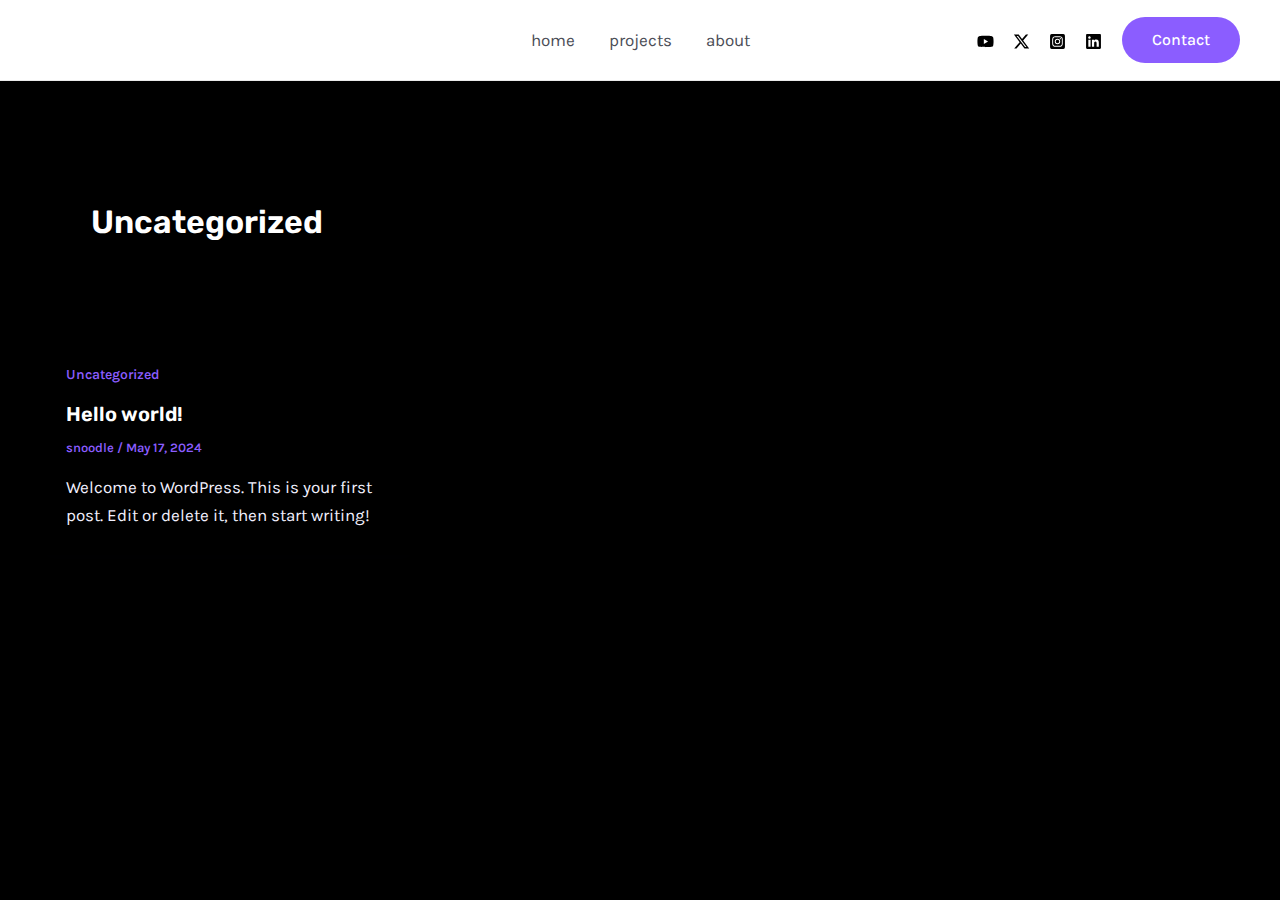
<file: category/uncategorized/index.html>
<!DOCTYPE html>
<html lang="en-US">
<head>
<meta charset="UTF-8">
<meta name="viewport" content="width=device-width, initial-scale=1">
	 <link rel="profile" href="https://gmpg.org/xfn/11"> 
	 <title>Uncategorized &#8211; Nick Duncan | Sound Designer &amp; Composer</title>
<meta name="robots" content="max-image-preview:large">
<link rel="dns-prefetch" href="//fonts.googleapis.com">
<link rel="alternate" type="application/rss+xml" title="Nick Duncan | Sound Designer &amp; Composer &raquo; Feed" href="https://snoodledev.github.io/portfolio-WP/feed/">
<link rel="alternate" type="application/rss+xml" title="Nick Duncan | Sound Designer &amp; Composer &raquo; Comments Feed" href="https://snoodledev.github.io/portfolio-WP/comments/feed/">
<link rel="alternate" type="application/rss+xml" title="Nick Duncan | Sound Designer &amp; Composer &raquo; Uncategorized Category Feed" href="https://snoodledev.github.io/portfolio-WP/category/uncategorized/feed/">
<script>
window._wpemojiSettings = {"baseUrl":"https:\/\/s.w.org\/images\/core\/emoji\/15.0.3\/72x72\/","ext":".png","svgUrl":"https:\/\/s.w.org\/images\/core\/emoji\/15.0.3\/svg\/","svgExt":".svg","source":{"concatemoji":"https:\/\/snoodledev.github.io\/portfolio-WP\/wp-includes\/js\/wp-emoji-release.min.js?ver=6.5.4"}};
/*! This file is auto-generated */
!function(i,n){var o,s,e;function c(e){try{var t={supportTests:e,timestamp:(new Date).valueOf()};sessionStorage.setItem(o,JSON.stringify(t))}catch(e){}}function p(e,t,n){e.clearRect(0,0,e.canvas.width,e.canvas.height),e.fillText(t,0,0);var t=new Uint32Array(e.getImageData(0,0,e.canvas.width,e.canvas.height).data),r=(e.clearRect(0,0,e.canvas.width,e.canvas.height),e.fillText(n,0,0),new Uint32Array(e.getImageData(0,0,e.canvas.width,e.canvas.height).data));return t.every(function(e,t){return e===r[t]})}function u(e,t,n){switch(t){case"flag":return n(e,"🏳️‍⚧️","🏳️​⚧️")?!1:!n(e,"🇺🇳","🇺​🇳")&&!n(e,"🏴󠁧󠁢󠁥󠁮󠁧󠁿","🏴​󠁧​󠁢​󠁥​󠁮​󠁧​󠁿");case"emoji":return!n(e,"🐦‍⬛","🐦​⬛")}return!1}function f(e,t,n){var r="undefined"!=typeof WorkerGlobalScope&&self instanceof WorkerGlobalScope?new OffscreenCanvas(300,150):i.createElement("canvas"),a=r.getContext("2d",{willReadFrequently:!0}),o=(a.textBaseline="top",a.font="600 32px Arial",{});return e.forEach(function(e){o[e]=t(a,e,n)}),o}function t(e){var t=i.createElement("script");t.src=e,t.defer=!0,i.head.appendChild(t)}"undefined"!=typeof Promise&&(o="wpEmojiSettingsSupports",s=["flag","emoji"],n.supports={everything:!0,everythingExceptFlag:!0},e=new Promise(function(e){i.addEventListener("DOMContentLoaded",e,{once:!0})}),new Promise(function(t){var n=function(){try{var e=JSON.parse(sessionStorage.getItem(o));if("object"==typeof e&&"number"==typeof e.timestamp&&(new Date).valueOf()<e.timestamp+604800&&"object"==typeof e.supportTests)return e.supportTests}catch(e){}return null}();if(!n){if("undefined"!=typeof Worker&&"undefined"!=typeof OffscreenCanvas&&"undefined"!=typeof URL&&URL.createObjectURL&&"undefined"!=typeof Blob)try{var e="postMessage("+f.toString()+"("+[JSON.stringify(s),u.toString(),p.toString()].join(",")+"));",r=new Blob([e],{type:"text/javascript"}),a=new Worker(URL.createObjectURL(r),{name:"wpTestEmojiSupports"});return void(a.onmessage=function(e){c(n=e.data),a.terminate(),t(n)})}catch(e){}c(n=f(s,u,p))}t(n)}).then(function(e){for(var t in e)n.supports[t]=e[t],n.supports.everything=n.supports.everything&&n.supports[t],"flag"!==t&&(n.supports.everythingExceptFlag=n.supports.everythingExceptFlag&&n.supports[t]);n.supports.everythingExceptFlag=n.supports.everythingExceptFlag&&!n.supports.flag,n.DOMReady=!1,n.readyCallback=function(){n.DOMReady=!0}}).then(function(){return e}).then(function(){var e;n.supports.everything||(n.readyCallback(),(e=n.source||{}).concatemoji?t(e.concatemoji):e.wpemoji&&e.twemoji&&(t(e.twemoji),t(e.wpemoji)))}))}((window,document),window._wpemojiSettings);
</script>
<link rel="stylesheet" id="astra-theme-css-css" href="https://snoodledev.github.io/portfolio-WP/wp-content/themes/astra/assets/css/minified/main.min.css?ver=4.6.14" media="all">
<style id="astra-theme-css-inline-css">:root{--ast-post-nav-space:0;--ast-container-default-xlg-padding:2.5em;--ast-container-default-lg-padding:2.5em;--ast-container-default-slg-padding:2em;--ast-container-default-md-padding:2.5em;--ast-container-default-sm-padding:2.5em;--ast-container-default-xs-padding:2.4em;--ast-container-default-xxs-padding:1.8em;--ast-code-block-background:#ECEFF3;--ast-comment-inputs-background:#F9FAFB;--ast-normal-container-width:1200px;--ast-narrow-container-width:750px;--ast-blog-title-font-weight:600;--ast-blog-meta-weight:600;}html{font-size:106.25%;}a{color:var(--ast-global-color-0);}a:hover,a:focus{color:var(--ast-global-color-1);}body,button,input,select,textarea,.ast-button,.ast-custom-button{font-family:'Karla',sans-serif;font-weight:400;font-size:17px;font-size:1rem;line-height:var(--ast-body-line-height,1.65);}blockquote{color:var(--ast-global-color-3);}h1,.entry-content h1,h2,.entry-content h2,h3,.entry-content h3,h4,.entry-content h4,h5,.entry-content h5,h6,.entry-content h6,.site-title,.site-title a{font-family:'Rubik',sans-serif;font-weight:700;}.site-title{font-size:26px;font-size:1.5294117647059rem;display:block;}.site-header .site-description{font-size:15px;font-size:0.88235294117647rem;display:none;}.entry-title{font-size:20px;font-size:1.1764705882353rem;}.ast-blog-single-element.ast-taxonomy-container a{font-size:14px;font-size:0.82352941176471rem;}.ast-blog-meta-container{font-size:13px;font-size:0.76470588235294rem;}.archive .ast-article-post .ast-article-inner,.blog .ast-article-post .ast-article-inner,.archive .ast-article-post .ast-article-inner:hover,.blog .ast-article-post .ast-article-inner:hover{border-top-left-radius:6px;border-top-right-radius:6px;border-bottom-right-radius:6px;border-bottom-left-radius:6px;overflow:hidden;}h1,.entry-content h1{font-size:36px;font-size:2.1176470588235rem;font-weight:700;font-family:'Rubik',sans-serif;line-height:1.4em;}h2,.entry-content h2{font-size:30px;font-size:1.7647058823529rem;font-weight:700;font-family:'Rubik',sans-serif;line-height:1.3em;}h3,.entry-content h3{font-size:24px;font-size:1.4117647058824rem;font-weight:700;font-family:'Rubik',sans-serif;line-height:1.3em;}h4,.entry-content h4{font-size:20px;font-size:1.1764705882353rem;line-height:1.2em;font-weight:700;font-family:'Rubik',sans-serif;}h5,.entry-content h5{font-size:18px;font-size:1.0588235294118rem;line-height:1.2em;font-weight:700;font-family:'Rubik',sans-serif;}h6,.entry-content h6{font-size:16px;font-size:0.94117647058824rem;line-height:1.25em;font-weight:700;font-family:'Rubik',sans-serif;}::selection{background-color:var(--ast-global-color-0);color:#ffffff;}body,h1,.entry-title a,.entry-content h1,h2,.entry-content h2,h3,.entry-content h3,h4,.entry-content h4,h5,.entry-content h5,h6,.entry-content h6{color:var(--ast-global-color-3);}.tagcloud a:hover,.tagcloud a:focus,.tagcloud a.current-item{color:#ffffff;border-color:var(--ast-global-color-0);background-color:var(--ast-global-color-0);}input:focus,input[type="text"]:focus,input[type="email"]:focus,input[type="url"]:focus,input[type="password"]:focus,input[type="reset"]:focus,input[type="search"]:focus,textarea:focus{border-color:var(--ast-global-color-0);}input[type="radio"]:checked,input[type=reset],input[type="checkbox"]:checked,input[type="checkbox"]:hover:checked,input[type="checkbox"]:focus:checked,input[type=range]::-webkit-slider-thumb{border-color:var(--ast-global-color-0);background-color:var(--ast-global-color-0);box-shadow:none;}.site-footer a:hover + .post-count,.site-footer a:focus + .post-count{background:var(--ast-global-color-0);border-color:var(--ast-global-color-0);}.single .nav-links .nav-previous,.single .nav-links .nav-next{color:var(--ast-global-color-0);}.entry-meta,.entry-meta *{line-height:1.45;color:var(--ast-global-color-0);font-weight:600;}.entry-meta a:not(.ast-button):hover,.entry-meta a:not(.ast-button):hover *,.entry-meta a:not(.ast-button):focus,.entry-meta a:not(.ast-button):focus *,.page-links > .page-link,.page-links .page-link:hover,.post-navigation a:hover{color:var(--ast-global-color-1);}#cat option,.secondary .calendar_wrap thead a,.secondary .calendar_wrap thead a:visited{color:var(--ast-global-color-0);}.secondary .calendar_wrap #today,.ast-progress-val span{background:var(--ast-global-color-0);}.secondary a:hover + .post-count,.secondary a:focus + .post-count{background:var(--ast-global-color-0);border-color:var(--ast-global-color-0);}.calendar_wrap #today > a{color:#ffffff;}.page-links .page-link,.single .post-navigation a{color:var(--ast-global-color-3);}.ast-search-menu-icon .search-form button.search-submit{padding:0 4px;}.ast-search-menu-icon form.search-form{padding-right:0;}.ast-search-menu-icon.slide-search input.search-field{width:0;}.ast-header-search .ast-search-menu-icon.ast-dropdown-active .search-form,.ast-header-search .ast-search-menu-icon.ast-dropdown-active .search-field:focus{transition:all 0.2s;}.search-form input.search-field:focus{outline:none;}.ast-search-menu-icon .search-form button.search-submit:focus,.ast-theme-transparent-header .ast-header-search .ast-dropdown-active .ast-icon,.ast-theme-transparent-header .ast-inline-search .search-field:focus .ast-icon{color:var(--ast-global-color-1);}.ast-header-search .slide-search .search-form{border:2px solid var(--ast-global-color-0);}.ast-header-search .slide-search .search-field{background-color:#fff;}.ast-archive-title{color:var(--ast-global-color-2);}.widget-title,.widget .wp-block-heading{font-size:24px;font-size:1.4117647058824rem;color:var(--ast-global-color-2);}.ast-single-post .entry-content a,.ast-comment-content a:not(.ast-comment-edit-reply-wrap a){text-decoration:underline;}.ast-single-post .elementor-button-wrapper .elementor-button,.ast-single-post .entry-content .uagb-tab a,.ast-single-post .entry-content .uagb-ifb-cta a,.ast-single-post .entry-content .uabb-module-content a,.ast-single-post .entry-content .uagb-post-grid a,.ast-single-post .entry-content .uagb-timeline a,.ast-single-post .entry-content .uagb-toc__wrap a,.ast-single-post .entry-content .uagb-taxomony-box a,.ast-single-post .entry-content .woocommerce a,.entry-content .wp-block-latest-posts > li > a,.ast-single-post .entry-content .wp-block-file__button,li.ast-post-filter-single,.ast-single-post .ast-comment-content .comment-reply-link,.ast-single-post .ast-comment-content .comment-edit-link{text-decoration:none;}.ast-search-menu-icon.slide-search a:focus-visible:focus-visible,.astra-search-icon:focus-visible,#close:focus-visible,a:focus-visible,.ast-menu-toggle:focus-visible,.site .skip-link:focus-visible,.wp-block-loginout input:focus-visible,.wp-block-search.wp-block-search__button-inside .wp-block-search__inside-wrapper,.ast-header-navigation-arrow:focus-visible,.woocommerce .wc-proceed-to-checkout > .checkout-button:focus-visible,.woocommerce .woocommerce-MyAccount-navigation ul li a:focus-visible,.ast-orders-table__row .ast-orders-table__cell:focus-visible,.woocommerce .woocommerce-order-details .order-again > .button:focus-visible,.woocommerce .woocommerce-message a.button.wc-forward:focus-visible,.woocommerce #minus_qty:focus-visible,.woocommerce #plus_qty:focus-visible,a#ast-apply-coupon:focus-visible,.woocommerce .woocommerce-info a:focus-visible,.woocommerce .astra-shop-summary-wrap a:focus-visible,.woocommerce a.wc-forward:focus-visible,#ast-apply-coupon:focus-visible,.woocommerce-js .woocommerce-mini-cart-item a.remove:focus-visible,#close:focus-visible,.button.search-submit:focus-visible,#search_submit:focus,.normal-search:focus-visible,.ast-header-account-wrap:focus-visible{outline-style:dotted;outline-color:inherit;outline-width:thin;}input:focus,input[type="text"]:focus,input[type="email"]:focus,input[type="url"]:focus,input[type="password"]:focus,input[type="reset"]:focus,input[type="search"]:focus,input[type="number"]:focus,textarea:focus,.wp-block-search__input:focus,[data-section="section-header-mobile-trigger"] .ast-button-wrap .ast-mobile-menu-trigger-minimal:focus,.ast-mobile-popup-drawer.active .menu-toggle-close:focus,.woocommerce-ordering select.orderby:focus,#ast-scroll-top:focus,#coupon_code:focus,.woocommerce-page #comment:focus,.woocommerce #reviews #respond input#submit:focus,.woocommerce a.add_to_cart_button:focus,.woocommerce .button.single_add_to_cart_button:focus,.woocommerce .woocommerce-cart-form button:focus,.woocommerce .woocommerce-cart-form__cart-item .quantity .qty:focus,.woocommerce .woocommerce-billing-fields .woocommerce-billing-fields__field-wrapper .woocommerce-input-wrapper > .input-text:focus,.woocommerce #order_comments:focus,.woocommerce #place_order:focus,.woocommerce .woocommerce-address-fields .woocommerce-address-fields__field-wrapper .woocommerce-input-wrapper > .input-text:focus,.woocommerce .woocommerce-MyAccount-content form button:focus,.woocommerce .woocommerce-MyAccount-content .woocommerce-EditAccountForm .woocommerce-form-row .woocommerce-Input.input-text:focus,.woocommerce .ast-woocommerce-container .woocommerce-pagination ul.page-numbers li a:focus,body #content .woocommerce form .form-row .select2-container--default .select2-selection--single:focus,#ast-coupon-code:focus,.woocommerce.woocommerce-js .quantity input[type=number]:focus,.woocommerce-js .woocommerce-mini-cart-item .quantity input[type=number]:focus,.woocommerce p#ast-coupon-trigger:focus{border-style:dotted;border-color:inherit;border-width:thin;}input{outline:none;}.ast-logo-title-inline .site-logo-img{padding-right:1em;}body .ast-oembed-container *{position:absolute;top:0;width:100%;height:100%;left:0;}body .wp-block-embed-pocket-casts .ast-oembed-container *{position:unset;}.ast-single-post-featured-section + article {margin-top: 2em;}.site-content .ast-single-post-featured-section img {width: 100%;overflow: hidden;object-fit: cover;}.ast-separate-container .site-content .ast-single-post-featured-section + article {margin-top: -80px;z-index: 9;position: relative;border-radius: 4px;}@media (min-width: 922px) {.ast-no-sidebar .site-content .ast-article-image-container--wide {margin-left: -120px;margin-right: -120px;max-width: unset;width: unset;}.ast-left-sidebar .site-content .ast-article-image-container--wide,.ast-right-sidebar .site-content .ast-article-image-container--wide {margin-left: -10px;margin-right: -10px;}.site-content .ast-article-image-container--full {margin-left: calc( -50vw + 50%);margin-right: calc( -50vw + 50%);max-width: 100vw;width: 100vw;}.ast-left-sidebar .site-content .ast-article-image-container--full,.ast-right-sidebar .site-content .ast-article-image-container--full {margin-left: -10px;margin-right: -10px;max-width: inherit;width: auto;}}.site > .ast-single-related-posts-container {margin-top: 0;}@media (min-width: 922px) {.ast-desktop .ast-container--narrow {max-width: var(--ast-narrow-container-width);margin: 0 auto;}}input[type="text"],input[type="number"],input[type="email"],input[type="url"],input[type="password"],input[type="search"],input[type=reset],input[type=tel],input[type=date],select,textarea{font-size:16px;font-style:normal;font-weight:400;line-height:24px;width:100%;padding:12px 16px;border-radius:4px;box-shadow:0px 1px 2px 0px rgba(0,0,0,0.05);color:var(--ast-form-input-text,#475569);}input[type="text"],input[type="number"],input[type="email"],input[type="url"],input[type="password"],input[type="search"],input[type=reset],input[type=tel],input[type=date],select{height:40px;}input[type="date"]{border-width:1px;border-style:solid;border-color:var(--ast-border-color);}input[type="text"]:focus,input[type="number"]:focus,input[type="email"]:focus,input[type="url"]:focus,input[type="password"]:focus,input[type="search"]:focus,input[type=reset]:focus,input[type="tel"]:focus,input[type="date"]:focus,select:focus,textarea:focus{border-color:#046BD2;box-shadow:none;outline:none;color:var(--ast-form-input-focus-text,#475569);}label,legend{color:#111827;font-size:14px;font-style:normal;font-weight:500;line-height:20px;}select{padding:6px 10px;}fieldset{padding:30px;border-radius:4px;}button,.ast-button,.button,input[type="button"],input[type="reset"],input[type="submit"]{border-radius:4px;box-shadow:0px 1px 2px 0px rgba(0,0,0,0.05);}:root{--ast-comment-inputs-background:#FFF;}::placeholder{color:var(--ast-form-field-color,#9CA3AF);}::-ms-input-placeholder{color:var(--ast-form-field-color,#9CA3AF);}@media (max-width:921.9px){#ast-desktop-header{display:none;}}@media (min-width:922px){#ast-mobile-header{display:none;}}.wp-block-buttons.aligncenter{justify-content:center;}.wp-block-button.is-style-outline .wp-block-button__link{border-color:var(--ast-global-color-0);}div.wp-block-button.is-style-outline > .wp-block-button__link:not(.has-text-color),div.wp-block-button.wp-block-button__link.is-style-outline:not(.has-text-color){color:var(--ast-global-color-0);}.wp-block-button.is-style-outline .wp-block-button__link:hover,.wp-block-buttons .wp-block-button.is-style-outline .wp-block-button__link:focus,.wp-block-buttons .wp-block-button.is-style-outline > .wp-block-button__link:not(.has-text-color):hover,.wp-block-buttons .wp-block-button.wp-block-button__link.is-style-outline:not(.has-text-color):hover{color:#ffffff;background-color:var(--ast-global-color-1);border-color:var(--ast-global-color-1);}.post-page-numbers.current .page-link,.ast-pagination .page-numbers.current{color:#ffffff;border-color:var(--ast-global-color-0);background-color:var(--ast-global-color-0);}.wp-block-buttons .wp-block-button.is-style-outline .wp-block-button__link.wp-element-button,.ast-outline-button,.wp-block-uagb-buttons-child .uagb-buttons-repeater.ast-outline-button{border-color:var(--ast-global-color-0);font-family:inherit;font-weight:500;font-size:16px;font-size:0.94117647058824rem;line-height:1em;padding-top:13px;padding-right:30px;padding-bottom:13px;padding-left:30px;}.wp-block-buttons .wp-block-button.is-style-outline > .wp-block-button__link:not(.has-text-color),.wp-block-buttons .wp-block-button.wp-block-button__link.is-style-outline:not(.has-text-color),.ast-outline-button{color:var(--ast-global-color-0);}.wp-block-button.is-style-outline .wp-block-button__link:hover,.wp-block-buttons .wp-block-button.is-style-outline .wp-block-button__link:focus,.wp-block-buttons .wp-block-button.is-style-outline > .wp-block-button__link:not(.has-text-color):hover,.wp-block-buttons .wp-block-button.wp-block-button__link.is-style-outline:not(.has-text-color):hover,.ast-outline-button:hover,.ast-outline-button:focus,.wp-block-uagb-buttons-child .uagb-buttons-repeater.ast-outline-button:hover,.wp-block-uagb-buttons-child .uagb-buttons-repeater.ast-outline-button:focus{color:#ffffff;background-color:var(--ast-global-color-1);border-color:var(--ast-global-color-1);}.ast-single-post .entry-content a.ast-outline-button,.ast-single-post .entry-content .is-style-outline>.wp-block-button__link{text-decoration:none;}.uagb-buttons-repeater.ast-outline-button{border-radius:9999px;}@media (max-width:921px){.wp-block-buttons .wp-block-button.is-style-outline .wp-block-button__link.wp-element-button,.ast-outline-button,.wp-block-uagb-buttons-child .uagb-buttons-repeater.ast-outline-button{padding-top:12px;padding-right:28px;padding-bottom:12px;padding-left:28px;}}@media (max-width:544px){.wp-block-buttons .wp-block-button.is-style-outline .wp-block-button__link.wp-element-button,.ast-outline-button,.wp-block-uagb-buttons-child .uagb-buttons-repeater.ast-outline-button{padding-top:10px;padding-right:24px;padding-bottom:10px;padding-left:24px;}}.entry-content[ast-blocks-layout] > figure{margin-bottom:1em;}h1.widget-title{font-weight:700;}h2.widget-title{font-weight:700;}h3.widget-title{font-weight:700;}#page{display:flex;flex-direction:column;min-height:100vh;}.ast-404-layout-1 h1.page-title{color:var(--ast-global-color-2);}.single .post-navigation a{line-height:1em;height:inherit;}.error-404 .page-sub-title{font-size:1.5rem;font-weight:inherit;}.search .site-content .content-area .search-form{margin-bottom:0;}#page .site-content{flex-grow:1;}.widget{margin-bottom:1.25em;}#secondary li{line-height:1.5em;}#secondary .wp-block-group h2{margin-bottom:0.7em;}#secondary h2{font-size:1.7rem;}.ast-separate-container .ast-article-post,.ast-separate-container .ast-article-single,.ast-separate-container .comment-respond{padding:3em;}.ast-separate-container .ast-article-single .ast-article-single{padding:0;}.ast-article-single .wp-block-post-template-is-layout-grid{padding-left:0;}.ast-separate-container .comments-title,.ast-narrow-container .comments-title{padding:1.5em 2em;}.ast-page-builder-template .comment-form-textarea,.ast-comment-formwrap .ast-grid-common-col{padding:0;}.ast-comment-formwrap{padding:0;display:inline-flex;column-gap:20px;width:100%;margin-left:0;margin-right:0;}.comments-area textarea#comment:focus,.comments-area textarea#comment:active,.comments-area .ast-comment-formwrap input[type="text"]:focus,.comments-area .ast-comment-formwrap input[type="text"]:active {box-shadow:none;outline:none;}.archive.ast-page-builder-template .entry-header{margin-top:2em;}.ast-page-builder-template .ast-comment-formwrap{width:100%;}.entry-title{margin-bottom:0.6em;}.ast-archive-description p{font-size:inherit;font-weight:inherit;line-height:inherit;}.ast-separate-container .ast-comment-list li.depth-1,.hentry{margin-bottom:1.5em;}.site-content section.ast-archive-description{margin-bottom:2em;}@media (min-width:921px){.ast-left-sidebar.ast-page-builder-template #secondary,.archive.ast-right-sidebar.ast-page-builder-template .site-main{padding-left:20px;padding-right:20px;}}@media (max-width:544px){.ast-comment-formwrap.ast-row{column-gap:10px;display:inline-block;}#ast-commentform .ast-grid-common-col{position:relative;width:100%;}}@media (min-width:1201px){.ast-separate-container .ast-article-post,.ast-separate-container .ast-article-single,.ast-separate-container .ast-author-box,.ast-separate-container .ast-404-layout-1,.ast-separate-container .no-results{padding:3em;}}@media (max-width:921px){.ast-separate-container #primary,.ast-separate-container #secondary{padding:1.5em 0;}#primary,#secondary{padding:1.5em 0;margin:0;}.ast-left-sidebar #content > .ast-container{display:flex;flex-direction:column-reverse;width:100%;}}@media (min-width:922px){.ast-separate-container.ast-right-sidebar #primary,.ast-separate-container.ast-left-sidebar #primary{border:0;}.search-no-results.ast-separate-container #primary{margin-bottom:4em;}}.wp-block-button .wp-block-button__link{color:#ffffff;}.wp-block-button .wp-block-button__link:hover,.wp-block-button .wp-block-button__link:focus{color:#ffffff;background-color:var(--ast-global-color-1);border-color:var(--ast-global-color-1);}.wp-block-button .wp-block-button__link,.wp-block-search .wp-block-search__button,body .wp-block-file .wp-block-file__button{border-color:var(--ast-global-color-0);background-color:var(--ast-global-color-0);color:#ffffff;font-family:inherit;font-weight:500;line-height:1em;font-size:16px;font-size:0.94117647058824rem;padding-top:15px;padding-right:30px;padding-bottom:15px;padding-left:30px;}.ast-single-post .entry-content .wp-block-button .wp-block-button__link,.ast-single-post .entry-content .wp-block-search .wp-block-search__button,body .entry-content .wp-block-file .wp-block-file__button{text-decoration:none;}@media (max-width:921px){.wp-block-button .wp-block-button__link,.wp-block-search .wp-block-search__button,body .wp-block-file .wp-block-file__button{padding-top:14px;padding-right:28px;padding-bottom:14px;padding-left:28px;}}@media (max-width:544px){.wp-block-button .wp-block-button__link,.wp-block-search .wp-block-search__button,body .wp-block-file .wp-block-file__button{padding-top:12px;padding-right:24px;padding-bottom:12px;padding-left:24px;}}.menu-toggle,button,.ast-button,.ast-custom-button,.button,input#submit,input[type="button"],input[type="submit"],input[type="reset"],#comments .submit,.search .search-submit,form[CLASS*="wp-block-search__"].wp-block-search .wp-block-search__inside-wrapper .wp-block-search__button,body .wp-block-file .wp-block-file__button,.search .search-submit,.woocommerce-js a.button,.woocommerce button.button,.woocommerce .woocommerce-message a.button,.woocommerce #respond input#submit.alt,.woocommerce input.button.alt,.woocommerce input.button,.woocommerce input.button:disabled,.woocommerce input.button:disabled[disabled],.woocommerce input.button:disabled:hover,.woocommerce input.button:disabled[disabled]:hover,.woocommerce #respond input#submit,.woocommerce button.button.alt.disabled,.wc-block-grid__products .wc-block-grid__product .wp-block-button__link,.wc-block-grid__product-onsale,[CLASS*="wc-block"] button,.woocommerce-js .astra-cart-drawer .astra-cart-drawer-content .woocommerce-mini-cart__buttons .button:not(.checkout):not(.ast-continue-shopping),.woocommerce-js .astra-cart-drawer .astra-cart-drawer-content .woocommerce-mini-cart__buttons a.checkout,.woocommerce button.button.alt.disabled.wc-variation-selection-needed,[CLASS*="wc-block"] .wc-block-components-button{border-style:solid;border-top-width:0;border-right-width:0;border-left-width:0;border-bottom-width:0;color:#ffffff;border-color:var(--ast-global-color-0);background-color:var(--ast-global-color-0);padding-top:15px;padding-right:30px;padding-bottom:15px;padding-left:30px;font-family:inherit;font-weight:500;font-size:16px;font-size:0.94117647058824rem;line-height:1em;}button:focus,.menu-toggle:hover,button:hover,.ast-button:hover,.ast-custom-button:hover .button:hover,.ast-custom-button:hover ,input[type=reset]:hover,input[type=reset]:focus,input#submit:hover,input#submit:focus,input[type="button"]:hover,input[type="button"]:focus,input[type="submit"]:hover,input[type="submit"]:focus,form[CLASS*="wp-block-search__"].wp-block-search .wp-block-search__inside-wrapper .wp-block-search__button:hover,form[CLASS*="wp-block-search__"].wp-block-search .wp-block-search__inside-wrapper .wp-block-search__button:focus,body .wp-block-file .wp-block-file__button:hover,body .wp-block-file .wp-block-file__button:focus,.woocommerce-js a.button:hover,.woocommerce button.button:hover,.woocommerce .woocommerce-message a.button:hover,.woocommerce #respond input#submit:hover,.woocommerce #respond input#submit.alt:hover,.woocommerce input.button.alt:hover,.woocommerce input.button:hover,.woocommerce button.button.alt.disabled:hover,.wc-block-grid__products .wc-block-grid__product .wp-block-button__link:hover,[CLASS*="wc-block"] button:hover,.woocommerce-js .astra-cart-drawer .astra-cart-drawer-content .woocommerce-mini-cart__buttons .button:not(.checkout):not(.ast-continue-shopping):hover,.woocommerce-js .astra-cart-drawer .astra-cart-drawer-content .woocommerce-mini-cart__buttons a.checkout:hover,.woocommerce button.button.alt.disabled.wc-variation-selection-needed:hover,[CLASS*="wc-block"] .wc-block-components-button:hover,[CLASS*="wc-block"] .wc-block-components-button:focus{color:#ffffff;background-color:var(--ast-global-color-1);border-color:var(--ast-global-color-1);}form[CLASS*="wp-block-search__"].wp-block-search .wp-block-search__inside-wrapper .wp-block-search__button.has-icon{padding-top:calc(15px - 3px);padding-right:calc(30px - 3px);padding-bottom:calc(15px - 3px);padding-left:calc(30px - 3px);}@media (max-width:921px){.menu-toggle,button,.ast-button,.ast-custom-button,.button,input#submit,input[type="button"],input[type="submit"],input[type="reset"],#comments .submit,.search .search-submit,form[CLASS*="wp-block-search__"].wp-block-search .wp-block-search__inside-wrapper .wp-block-search__button,body .wp-block-file .wp-block-file__button,.search .search-submit,.woocommerce-js a.button,.woocommerce button.button,.woocommerce .woocommerce-message a.button,.woocommerce #respond input#submit.alt,.woocommerce input.button.alt,.woocommerce input.button,.woocommerce input.button:disabled,.woocommerce input.button:disabled[disabled],.woocommerce input.button:disabled:hover,.woocommerce input.button:disabled[disabled]:hover,.woocommerce #respond input#submit,.woocommerce button.button.alt.disabled,.wc-block-grid__products .wc-block-grid__product .wp-block-button__link,.wc-block-grid__product-onsale,[CLASS*="wc-block"] button,.woocommerce-js .astra-cart-drawer .astra-cart-drawer-content .woocommerce-mini-cart__buttons .button:not(.checkout):not(.ast-continue-shopping),.woocommerce-js .astra-cart-drawer .astra-cart-drawer-content .woocommerce-mini-cart__buttons a.checkout,.woocommerce button.button.alt.disabled.wc-variation-selection-needed,[CLASS*="wc-block"] .wc-block-components-button{padding-top:14px;padding-right:28px;padding-bottom:14px;padding-left:28px;}}@media (max-width:544px){.menu-toggle,button,.ast-button,.ast-custom-button,.button,input#submit,input[type="button"],input[type="submit"],input[type="reset"],#comments .submit,.search .search-submit,form[CLASS*="wp-block-search__"].wp-block-search .wp-block-search__inside-wrapper .wp-block-search__button,body .wp-block-file .wp-block-file__button,.search .search-submit,.woocommerce-js a.button,.woocommerce button.button,.woocommerce .woocommerce-message a.button,.woocommerce #respond input#submit.alt,.woocommerce input.button.alt,.woocommerce input.button,.woocommerce input.button:disabled,.woocommerce input.button:disabled[disabled],.woocommerce input.button:disabled:hover,.woocommerce input.button:disabled[disabled]:hover,.woocommerce #respond input#submit,.woocommerce button.button.alt.disabled,.wc-block-grid__products .wc-block-grid__product .wp-block-button__link,.wc-block-grid__product-onsale,[CLASS*="wc-block"] button,.woocommerce-js .astra-cart-drawer .astra-cart-drawer-content .woocommerce-mini-cart__buttons .button:not(.checkout):not(.ast-continue-shopping),.woocommerce-js .astra-cart-drawer .astra-cart-drawer-content .woocommerce-mini-cart__buttons a.checkout,.woocommerce button.button.alt.disabled.wc-variation-selection-needed,[CLASS*="wc-block"] .wc-block-components-button{padding-top:12px;padding-right:24px;padding-bottom:12px;padding-left:24px;}}@media (max-width:921px){.ast-mobile-header-stack .main-header-bar .ast-search-menu-icon{display:inline-block;}.ast-header-break-point.ast-header-custom-item-outside .ast-mobile-header-stack .main-header-bar .ast-search-icon{margin:0;}.ast-comment-avatar-wrap img{max-width:2.5em;}.ast-comment-meta{padding:0 1.8888em 1.3333em;}}@media (min-width:544px){.ast-container{max-width:100%;}}@media (max-width:544px){.ast-separate-container .ast-article-post,.ast-separate-container .ast-article-single,.ast-separate-container .comments-title,.ast-separate-container .ast-archive-description{padding:1.5em 1em;}.ast-separate-container #content .ast-container{padding-left:0.54em;padding-right:0.54em;}.ast-separate-container .ast-comment-list .bypostauthor{padding:.5em;}.ast-search-menu-icon.ast-dropdown-active .search-field{width:170px;}}.ast-separate-container{background-color:#000000;;background-image:none;;}@media (max-width:921px){.site-title{display:block;}.site-header .site-description{display:none;}h1,.entry-content h1{font-size:30px;}h2,.entry-content h2{font-size:25px;}h3,.entry-content h3{font-size:20px;}body,.ast-separate-container{background-color:#000000;;background-image:none;;}}@media (max-width:544px){.site-title{display:block;}.site-header .site-description{display:none;}h1,.entry-content h1{font-size:30px;}h2,.entry-content h2{font-size:25px;}h3,.entry-content h3{font-size:20px;}body,.ast-separate-container{background-color:#000000;;background-image:none;;}}@media (max-width:921px){html{font-size:96.9%;}}@media (max-width:544px){html{font-size:96.9%;}}@media (min-width:922px){.ast-container{max-width:1240px;}}@media (min-width:922px){.site-content .ast-container{display:flex;}}@media (max-width:921px){.site-content .ast-container{flex-direction:column;}}.ast-blog-layout-4-grid .ast-article-post{width:33.33%;margin-bottom:2em;border-bottom:0;background-color:transparent;}.ast-blog-layout-4-grid .ast-article-inner .wp-post-image{width:100%;}.ast-article-inner{padding:1.5em;}.ast-blog-layout-4-grid .ast-row{display:flex;flex-wrap:wrap;flex-flow:row wrap;align-items:stretch;}.ast-separate-container .ast-blog-layout-4-grid .ast-article-post{padding:0 1em 0;}.ast-separate-container.ast-desktop .ast-blog-layout-4-grid .ast-row{margin-left:-1em;margin-right:-1em;}.ast-blog-layout-4-grid .ast-article-inner{box-shadow:0px 6px 15px -2px rgba(16,24,40,0.05);}.ast-separate-container .ast-blog-layout-4-grid .ast-article-inner,.ast-plain-container .ast-blog-layout-4-grid .ast-article-inner{height:100%;}.ast-row .blog-layout-4 .post-content,.blog-layout-4 .post-thumb{padding-left:0;padding-right:0;}.ast-article-post.remove-featured-img-padding .blog-layout-4 .post-content .ast-blog-featured-section:first-child .post-thumb-img-content{margin-top:-1.5em;}.ast-article-post.remove-featured-img-padding .blog-layout-4 .post-content .ast-blog-featured-section .post-thumb-img-content{margin-left:-1.5em;margin-right:-1.5em;}@media (max-width:921px){.ast-blog-layout-4-grid .ast-article-post{width:100%;}}.ast-blog-layout-6-grid .ast-blog-featured-section:before {content: "";}.ast-article-post .post-thumb-img-content img{aspect-ratio:16/9;width:100%;}.ast-article-post .post-thumb-img-content{overflow:hidden;}.ast-article-post .post-thumb-img-content img{transform:scale(1);transition:transform .5s ease;}.ast-article-post:hover .post-thumb-img-content img{transform:scale(1.1);}.cat-links.badge a,.tags-links.badge a {padding: 4px 8px;border-radius: 3px;font-weight: 400;}.cat-links.underline a,.tags-links.underline a{text-decoration: underline;}@media (min-width:922px){.main-header-menu .sub-menu .menu-item.ast-left-align-sub-menu:hover > .sub-menu,.main-header-menu .sub-menu .menu-item.ast-left-align-sub-menu.focus > .sub-menu{margin-left:-0px;}}.entry-content li > p{margin-bottom:0;}.site .comments-area{padding-bottom:2em;margin-top:2em;}.wp-block-file {display: flex;align-items: center;flex-wrap: wrap;justify-content: space-between;}.wp-block-pullquote {border: none;}.wp-block-pullquote blockquote::before {content: "\201D";font-family: "Helvetica",sans-serif;display: flex;transform: rotate( 180deg );font-size: 6rem;font-style: normal;line-height: 1;font-weight: bold;align-items: center;justify-content: center;}.has-text-align-right > blockquote::before {justify-content: flex-start;}.has-text-align-left > blockquote::before {justify-content: flex-end;}figure.wp-block-pullquote.is-style-solid-color blockquote {max-width: 100%;text-align: inherit;}html body {--wp--custom--ast-default-block-top-padding: 3em;--wp--custom--ast-default-block-right-padding: 3em;--wp--custom--ast-default-block-bottom-padding: 3em;--wp--custom--ast-default-block-left-padding: 3em;--wp--custom--ast-container-width: 1200px;--wp--custom--ast-content-width-size: 1200px;--wp--custom--ast-wide-width-size: calc(1200px + var(--wp--custom--ast-default-block-left-padding) + var(--wp--custom--ast-default-block-right-padding));}.ast-narrow-container {--wp--custom--ast-content-width-size: 750px;--wp--custom--ast-wide-width-size: 750px;}@media(max-width: 921px) {html body {--wp--custom--ast-default-block-top-padding: 3em;--wp--custom--ast-default-block-right-padding: 2em;--wp--custom--ast-default-block-bottom-padding: 3em;--wp--custom--ast-default-block-left-padding: 2em;}}@media(max-width: 544px) {html body {--wp--custom--ast-default-block-top-padding: 3em;--wp--custom--ast-default-block-right-padding: 1.5em;--wp--custom--ast-default-block-bottom-padding: 3em;--wp--custom--ast-default-block-left-padding: 1.5em;}}.entry-content > .wp-block-group,.entry-content > .wp-block-cover,.entry-content > .wp-block-columns {padding-top: var(--wp--custom--ast-default-block-top-padding);padding-right: var(--wp--custom--ast-default-block-right-padding);padding-bottom: var(--wp--custom--ast-default-block-bottom-padding);padding-left: var(--wp--custom--ast-default-block-left-padding);}.ast-plain-container.ast-no-sidebar .entry-content > .alignfull,.ast-page-builder-template .ast-no-sidebar .entry-content > .alignfull {margin-left: calc( -50vw + 50%);margin-right: calc( -50vw + 50%);max-width: 100vw;width: 100vw;}.ast-plain-container.ast-no-sidebar .entry-content .alignfull .alignfull,.ast-page-builder-template.ast-no-sidebar .entry-content .alignfull .alignfull,.ast-plain-container.ast-no-sidebar .entry-content .alignfull .alignwide,.ast-page-builder-template.ast-no-sidebar .entry-content .alignfull .alignwide,.ast-plain-container.ast-no-sidebar .entry-content .alignwide .alignfull,.ast-page-builder-template.ast-no-sidebar .entry-content .alignwide .alignfull,.ast-plain-container.ast-no-sidebar .entry-content .alignwide .alignwide,.ast-page-builder-template.ast-no-sidebar .entry-content .alignwide .alignwide,.ast-plain-container.ast-no-sidebar .entry-content .wp-block-column .alignfull,.ast-page-builder-template.ast-no-sidebar .entry-content .wp-block-column .alignfull,.ast-plain-container.ast-no-sidebar .entry-content .wp-block-column .alignwide,.ast-page-builder-template.ast-no-sidebar .entry-content .wp-block-column .alignwide {margin-left: auto;margin-right: auto;width: 100%;}[ast-blocks-layout] .wp-block-separator:not(.is-style-dots) {height: 0;}[ast-blocks-layout] .wp-block-separator {margin: 20px auto;}[ast-blocks-layout] .wp-block-separator:not(.is-style-wide):not(.is-style-dots) {max-width: 100px;}[ast-blocks-layout] .wp-block-separator.has-background {padding: 0;}.entry-content[ast-blocks-layout] > * {max-width: var(--wp--custom--ast-content-width-size);margin-left: auto;margin-right: auto;}.entry-content[ast-blocks-layout] > .alignwide {max-width: var(--wp--custom--ast-wide-width-size);}.entry-content[ast-blocks-layout] .alignfull {max-width: none;}.entry-content .wp-block-columns {margin-bottom: 0;}blockquote {margin: 1.5em;border-color: rgba(0,0,0,0.05);}.wp-block-quote:not(.has-text-align-right):not(.has-text-align-center) {border-left: 5px solid rgba(0,0,0,0.05);}.has-text-align-right > blockquote,blockquote.has-text-align-right {border-right: 5px solid rgba(0,0,0,0.05);}.has-text-align-left > blockquote,blockquote.has-text-align-left {border-left: 5px solid rgba(0,0,0,0.05);}.wp-block-site-tagline,.wp-block-latest-posts .read-more {margin-top: 15px;}.wp-block-loginout p label {display: block;}.wp-block-loginout p:not(.login-remember):not(.login-submit) input {width: 100%;}.wp-block-loginout input:focus {border-color: transparent;}.wp-block-loginout input:focus {outline: thin dotted;}.entry-content .wp-block-media-text .wp-block-media-text__content {padding: 0 0 0 8%;}.entry-content .wp-block-media-text.has-media-on-the-right .wp-block-media-text__content {padding: 0 8% 0 0;}.entry-content .wp-block-media-text.has-background .wp-block-media-text__content {padding: 8%;}.entry-content .wp-block-cover:not([class*="background-color"]) .wp-block-cover__inner-container,.entry-content .wp-block-cover:not([class*="background-color"]) .wp-block-cover-image-text,.entry-content .wp-block-cover:not([class*="background-color"]) .wp-block-cover-text,.entry-content .wp-block-cover-image:not([class*="background-color"]) .wp-block-cover__inner-container,.entry-content .wp-block-cover-image:not([class*="background-color"]) .wp-block-cover-image-text,.entry-content .wp-block-cover-image:not([class*="background-color"]) .wp-block-cover-text {color: var(--ast-global-color-5);}.wp-block-loginout .login-remember input {width: 1.1rem;height: 1.1rem;margin: 0 5px 4px 0;vertical-align: middle;}.wp-block-latest-posts > li > *:first-child,.wp-block-latest-posts:not(.is-grid) > li:first-child {margin-top: 0;}.wp-block-search__inside-wrapper .wp-block-search__input {padding: 0 10px;color: var(--ast-global-color-3);background: var(--ast-global-color-5);border-color: var(--ast-border-color);}.wp-block-latest-posts .read-more {margin-bottom: 1.5em;}.wp-block-search__no-button .wp-block-search__inside-wrapper .wp-block-search__input {padding-top: 5px;padding-bottom: 5px;}.wp-block-latest-posts .wp-block-latest-posts__post-date,.wp-block-latest-posts .wp-block-latest-posts__post-author {font-size: 1rem;}.wp-block-latest-posts > li > *,.wp-block-latest-posts:not(.is-grid) > li {margin-top: 12px;margin-bottom: 12px;}.ast-page-builder-template .entry-content[ast-blocks-layout] > *,.ast-page-builder-template .entry-content[ast-blocks-layout] > .alignfull > * {max-width: none;}.ast-page-builder-template .entry-content[ast-blocks-layout] > .alignwide > * {max-width: var(--wp--custom--ast-wide-width-size);}.ast-page-builder-template .entry-content[ast-blocks-layout] > .inherit-container-width > *,.ast-page-builder-template .entry-content[ast-blocks-layout] > * > *,.entry-content[ast-blocks-layout] > .wp-block-cover .wp-block-cover__inner-container {max-width: var(--wp--custom--ast-content-width-size);margin-left: auto;margin-right: auto;}.entry-content[ast-blocks-layout] .wp-block-cover:not(.alignleft):not(.alignright) {width: auto;}@media(max-width: 1200px) {.ast-separate-container .entry-content > .alignfull,.ast-separate-container .entry-content[ast-blocks-layout] > .alignwide,.ast-plain-container .entry-content[ast-blocks-layout] > .alignwide,.ast-plain-container .entry-content .alignfull {margin-left: calc(-1 * min(var(--ast-container-default-xlg-padding),20px)) ;margin-right: calc(-1 * min(var(--ast-container-default-xlg-padding),20px));}}@media(min-width: 1201px) {.ast-separate-container .entry-content > .alignfull {margin-left: calc(-1 * var(--ast-container-default-xlg-padding) );margin-right: calc(-1 * var(--ast-container-default-xlg-padding) );}.ast-separate-container .entry-content[ast-blocks-layout] > .alignwide,.ast-plain-container .entry-content[ast-blocks-layout] > .alignwide {margin-left: calc(-1 * var(--wp--custom--ast-default-block-left-padding) );margin-right: calc(-1 * var(--wp--custom--ast-default-block-right-padding) );}}@media(min-width: 921px) {.ast-separate-container .entry-content .wp-block-group.alignwide:not(.inherit-container-width) > :where(:not(.alignleft):not(.alignright)),.ast-plain-container .entry-content .wp-block-group.alignwide:not(.inherit-container-width) > :where(:not(.alignleft):not(.alignright)) {max-width: calc( var(--wp--custom--ast-content-width-size) + 80px );}.ast-plain-container.ast-right-sidebar .entry-content[ast-blocks-layout] .alignfull,.ast-plain-container.ast-left-sidebar .entry-content[ast-blocks-layout] .alignfull {margin-left: -60px;margin-right: -60px;}}@media(min-width: 544px) {.entry-content > .alignleft {margin-right: 20px;}.entry-content > .alignright {margin-left: 20px;}}@media (max-width:544px){.wp-block-columns .wp-block-column:not(:last-child){margin-bottom:20px;}.wp-block-latest-posts{margin:0;}}@media( max-width: 600px ) {.entry-content .wp-block-media-text .wp-block-media-text__content,.entry-content .wp-block-media-text.has-media-on-the-right .wp-block-media-text__content {padding: 8% 0 0;}.entry-content .wp-block-media-text.has-background .wp-block-media-text__content {padding: 8%;}}.ast-page-builder-template .entry-header {padding-left: 0;}.ast-narrow-container .site-content .wp-block-uagb-image--align-full .wp-block-uagb-image__figure {max-width: 100%;margin-left: auto;margin-right: auto;}.entry-content ul,.entry-content ol {padding: revert;margin: revert;padding-left: 20px;}:root .has-ast-global-color-0-color{color:var(--ast-global-color-0);}:root .has-ast-global-color-0-background-color{background-color:var(--ast-global-color-0);}:root .wp-block-button .has-ast-global-color-0-color{color:var(--ast-global-color-0);}:root .wp-block-button .has-ast-global-color-0-background-color{background-color:var(--ast-global-color-0);}:root .has-ast-global-color-1-color{color:var(--ast-global-color-1);}:root .has-ast-global-color-1-background-color{background-color:var(--ast-global-color-1);}:root .wp-block-button .has-ast-global-color-1-color{color:var(--ast-global-color-1);}:root .wp-block-button .has-ast-global-color-1-background-color{background-color:var(--ast-global-color-1);}:root .has-ast-global-color-2-color{color:var(--ast-global-color-2);}:root .has-ast-global-color-2-background-color{background-color:var(--ast-global-color-2);}:root .wp-block-button .has-ast-global-color-2-color{color:var(--ast-global-color-2);}:root .wp-block-button .has-ast-global-color-2-background-color{background-color:var(--ast-global-color-2);}:root .has-ast-global-color-3-color{color:var(--ast-global-color-3);}:root .has-ast-global-color-3-background-color{background-color:var(--ast-global-color-3);}:root .wp-block-button .has-ast-global-color-3-color{color:var(--ast-global-color-3);}:root .wp-block-button .has-ast-global-color-3-background-color{background-color:var(--ast-global-color-3);}:root .has-ast-global-color-4-color{color:var(--ast-global-color-4);}:root .has-ast-global-color-4-background-color{background-color:var(--ast-global-color-4);}:root .wp-block-button .has-ast-global-color-4-color{color:var(--ast-global-color-4);}:root .wp-block-button .has-ast-global-color-4-background-color{background-color:var(--ast-global-color-4);}:root .has-ast-global-color-5-color{color:var(--ast-global-color-5);}:root .has-ast-global-color-5-background-color{background-color:var(--ast-global-color-5);}:root .wp-block-button .has-ast-global-color-5-color{color:var(--ast-global-color-5);}:root .wp-block-button .has-ast-global-color-5-background-color{background-color:var(--ast-global-color-5);}:root .has-ast-global-color-6-color{color:var(--ast-global-color-6);}:root .has-ast-global-color-6-background-color{background-color:var(--ast-global-color-6);}:root .wp-block-button .has-ast-global-color-6-color{color:var(--ast-global-color-6);}:root .wp-block-button .has-ast-global-color-6-background-color{background-color:var(--ast-global-color-6);}:root .has-ast-global-color-7-color{color:var(--ast-global-color-7);}:root .has-ast-global-color-7-background-color{background-color:var(--ast-global-color-7);}:root .wp-block-button .has-ast-global-color-7-color{color:var(--ast-global-color-7);}:root .wp-block-button .has-ast-global-color-7-background-color{background-color:var(--ast-global-color-7);}:root .has-ast-global-color-8-color{color:var(--ast-global-color-8);}:root .has-ast-global-color-8-background-color{background-color:var(--ast-global-color-8);}:root .wp-block-button .has-ast-global-color-8-color{color:var(--ast-global-color-8);}:root .wp-block-button .has-ast-global-color-8-background-color{background-color:var(--ast-global-color-8);}:root{--ast-global-color-0:#8B5DFF;--ast-global-color-1:#7B47FF;--ast-global-color-2:#FFFFFF;--ast-global-color-3:#F2F0FE;--ast-global-color-4:#1B203A;--ast-global-color-5:#0F102A;--ast-global-color-6:#4B4D56;--ast-global-color-7:#0D0614;--ast-global-color-8:#222222;}:root {--ast-border-color : var(--ast-global-color-6);}.ast-archive-entry-banner {-js-display: flex;display: flex;flex-direction: column;justify-content: center;text-align: center;position: relative;background: #eeeeee;}.ast-archive-entry-banner[data-banner-width-type="custom"] {margin: 0 auto;width: 100%;}.ast-archive-entry-banner[data-banner-layout="layout-1"] {background: inherit;padding: 20px 0;text-align: left;}body.archive .ast-archive-description{max-width:1200px;width:100%;text-align:left;padding-top:3em;padding-right:3em;padding-bottom:3em;padding-left:3em;}body.archive .ast-archive-description .ast-archive-title,body.archive .ast-archive-description .ast-archive-title *{font-weight:600;font-size:32px;font-size:1.8823529411765rem;}body.archive .ast-archive-description > *:not(:last-child){margin-bottom:10px;}@media (max-width:921px){body.archive .ast-archive-description{text-align:left;}}@media (max-width:544px){body.archive .ast-archive-description{text-align:left;}}.ast-breadcrumbs .trail-browse,.ast-breadcrumbs .trail-items,.ast-breadcrumbs .trail-items li{display:inline-block;margin:0;padding:0;border:none;background:inherit;text-indent:0;text-decoration:none;}.ast-breadcrumbs .trail-browse{font-size:inherit;font-style:inherit;font-weight:inherit;color:inherit;}.ast-breadcrumbs .trail-items{list-style:none;}.trail-items li::after{padding:0 0.3em;content:"\00bb";}.trail-items li:last-of-type::after{display:none;}h1,.entry-content h1,h2,.entry-content h2,h3,.entry-content h3,h4,.entry-content h4,h5,.entry-content h5,h6,.entry-content h6{color:var(--ast-global-color-2);}.entry-title a{color:var(--ast-global-color-2);}@media (max-width:921px){.ast-builder-grid-row-container.ast-builder-grid-row-tablet-3-firstrow .ast-builder-grid-row > *:first-child,.ast-builder-grid-row-container.ast-builder-grid-row-tablet-3-lastrow .ast-builder-grid-row > *:last-child{grid-column:1 / -1;}}@media (max-width:544px){.ast-builder-grid-row-container.ast-builder-grid-row-mobile-3-firstrow .ast-builder-grid-row > *:first-child,.ast-builder-grid-row-container.ast-builder-grid-row-mobile-3-lastrow .ast-builder-grid-row > *:last-child{grid-column:1 / -1;}}[data-section*="section-hb-button-"] .menu-link{display:none;}.ast-header-button-1 .ast-custom-button{border-top-left-radius:40px;border-top-right-radius:40px;border-bottom-right-radius:40px;border-bottom-left-radius:40px;}.ast-header-button-1[data-section*="section-hb-button-"] .ast-builder-button-wrap .ast-custom-button{padding-top:15px;padding-bottom:15px;padding-left:30px;padding-right:30px;}.ast-header-button-1[data-section="section-hb-button-1"]{display:flex;}@media (max-width:921px){.ast-header-break-point .ast-header-button-1[data-section="section-hb-button-1"]{display:flex;}}@media (max-width:544px){.ast-header-break-point .ast-header-button-1[data-section="section-hb-button-1"]{display:flex;}}.ast-builder-menu-2{font-family:inherit;font-weight:inherit;}.ast-builder-menu-2 .menu-item > .menu-link{color:var(--ast-global-color-6);}.ast-builder-menu-2 .menu-item > .ast-menu-toggle{color:var(--ast-global-color-6);}.ast-builder-menu-2 .menu-item:hover > .menu-link,.ast-builder-menu-2 .inline-on-mobile .menu-item:hover > .ast-menu-toggle{color:var(--ast-global-color-1);}.ast-builder-menu-2 .menu-item:hover > .ast-menu-toggle{color:var(--ast-global-color-1);}.ast-builder-menu-2 .menu-item.current-menu-item > .menu-link,.ast-builder-menu-2 .inline-on-mobile .menu-item.current-menu-item > .ast-menu-toggle,.ast-builder-menu-2 .current-menu-ancestor > .menu-link{color:var(--ast-global-color-1);}.ast-builder-menu-2 .menu-item.current-menu-item > .ast-menu-toggle{color:var(--ast-global-color-1);}.ast-builder-menu-2 .sub-menu,.ast-builder-menu-2 .inline-on-mobile .sub-menu{border-top-width:0px;border-bottom-width:0px;border-right-width:0px;border-left-width:0px;border-color:var(--ast-global-color-0);border-style:solid;width:880px;}.ast-builder-menu-2 .main-header-menu > .menu-item > .sub-menu,.ast-builder-menu-2 .main-header-menu > .menu-item > .astra-full-megamenu-wrapper{margin-top:0px;}.ast-desktop .ast-builder-menu-2 .main-header-menu > .menu-item > .sub-menu:before,.ast-desktop .ast-builder-menu-2 .main-header-menu > .menu-item > .astra-full-megamenu-wrapper:before{height:calc( 0px + 5px );}.ast-desktop .ast-builder-menu-2 .menu-item .sub-menu .menu-link{border-style:none;}@media (max-width:921px){.ast-header-break-point .ast-builder-menu-2 .menu-item.menu-item-has-children > .ast-menu-toggle{top:0;}.ast-builder-menu-2 .inline-on-mobile .menu-item.menu-item-has-children > .ast-menu-toggle{right:-15px;}.ast-builder-menu-2 .menu-item-has-children > .menu-link:after{content:unset;}.ast-builder-menu-2 .main-header-menu > .menu-item > .sub-menu,.ast-builder-menu-2 .main-header-menu > .menu-item > .astra-full-megamenu-wrapper{margin-top:0;}}@media (max-width:544px){.ast-header-break-point .ast-builder-menu-2 .menu-item.menu-item-has-children > .ast-menu-toggle{top:0;}.ast-builder-menu-2 .main-header-menu > .menu-item > .sub-menu,.ast-builder-menu-2 .main-header-menu > .menu-item > .astra-full-megamenu-wrapper{margin-top:0;}}.ast-builder-menu-2{display:flex;}@media (max-width:921px){.ast-header-break-point .ast-builder-menu-2{display:flex;}}@media (max-width:544px){.ast-header-break-point .ast-builder-menu-2{display:flex;}}.ast-social-stack-desktop .ast-builder-social-element,.ast-social-stack-tablet .ast-builder-social-element,.ast-social-stack-mobile .ast-builder-social-element {margin-top: 6px;margin-bottom: 6px;}.social-show-label-true .ast-builder-social-element {width: auto;padding: 0 0.4em;}[data-section^="section-fb-social-icons-"] .footer-social-inner-wrap {text-align: center;}.ast-footer-social-wrap {width: 100%;}.ast-footer-social-wrap .ast-builder-social-element:first-child {margin-left: 0;}.ast-footer-social-wrap .ast-builder-social-element:last-child {margin-right: 0;}.ast-header-social-wrap .ast-builder-social-element:first-child {margin-left: 0;}.ast-header-social-wrap .ast-builder-social-element:last-child {margin-right: 0;}.ast-builder-social-element {line-height: 1;color: #3a3a3a;background: transparent;vertical-align: middle;transition: all 0.01s;margin-left: 6px;margin-right: 6px;justify-content: center;align-items: center;}.ast-builder-social-element {line-height: 1;color: #3a3a3a;background: transparent;vertical-align: middle;transition: all 0.01s;margin-left: 6px;margin-right: 6px;justify-content: center;align-items: center;}.ast-builder-social-element .social-item-label {padding-left: 6px;}.ast-header-social-1-wrap .ast-builder-social-element,.ast-header-social-1-wrap .social-show-label-true .ast-builder-social-element{margin-left:9.5px;margin-right:9.5px;}.ast-header-social-1-wrap .ast-builder-social-element svg{width:17px;height:17px;}.ast-social-color-type-official .ast-builder-social-element:hover,.ast-social-color-type-official .ast-builder-social-element:hover .social-item-label{color:var(--color);background-color:var(--background-color);}.header-social-inner-wrap.ast-social-color-type-official .ast-builder-social-element:hover svg,.footer-social-inner-wrap.ast-social-color-type-official .ast-builder-social-element:hover svg{fill:currentColor;}.ast-builder-layout-element[data-section="section-hb-social-icons-1"]{display:flex;}@media (max-width:921px){.ast-header-break-point .ast-builder-layout-element[data-section="section-hb-social-icons-1"]{display:flex;}}@media (max-width:544px){.ast-header-break-point .ast-builder-layout-element[data-section="section-hb-social-icons-1"]{display:flex;}}.footer-widget-area.widget-area.site-footer-focus-item{width:auto;}.ast-header-break-point .main-header-bar{border-bottom-width:1px;}@media (min-width:922px){.main-header-bar{border-bottom-width:1px;}}.main-header-menu .menu-item, #astra-footer-menu .menu-item, .main-header-bar .ast-masthead-custom-menu-items{-js-display:flex;display:flex;-webkit-box-pack:center;-webkit-justify-content:center;-moz-box-pack:center;-ms-flex-pack:center;justify-content:center;-webkit-box-orient:vertical;-webkit-box-direction:normal;-webkit-flex-direction:column;-moz-box-orient:vertical;-moz-box-direction:normal;-ms-flex-direction:column;flex-direction:column;}.main-header-menu > .menu-item > .menu-link, #astra-footer-menu > .menu-item > .menu-link{height:100%;-webkit-box-align:center;-webkit-align-items:center;-moz-box-align:center;-ms-flex-align:center;align-items:center;-js-display:flex;display:flex;}.ast-header-break-point .main-navigation ul .menu-item .menu-link .icon-arrow:first-of-type svg{top:.2em;margin-top:0px;margin-left:0px;width:.65em;transform:translate(0, -2px) rotateZ(270deg);}.ast-mobile-popup-content .ast-submenu-expanded > .ast-menu-toggle{transform:rotateX(180deg);overflow-y:auto;}@media (min-width:922px){.ast-builder-menu .main-navigation > ul > li:last-child a{margin-right:0;}}.ast-separate-container .ast-article-inner{background-color:#000000;;background-image:none;;}@media (max-width:921px){.ast-separate-container .ast-article-inner{background-color:#000000;;background-image:none;;}}@media (max-width:544px){.ast-separate-container .ast-article-inner{background-color:#010101;;background-image:none;;}}.ast-separate-container .ast-article-single:not(.ast-related-post), .woocommerce.ast-separate-container .ast-woocommerce-container, .ast-separate-container .error-404, .ast-separate-container .no-results, .single.ast-separate-container .site-main .ast-author-meta, .ast-separate-container .related-posts-title-wrapper,.ast-separate-container .comments-count-wrapper, .ast-box-layout.ast-plain-container .site-content,.ast-padded-layout.ast-plain-container .site-content, .ast-separate-container .ast-archive-description, .ast-separate-container .comments-area{background-color:#000000;;background-image:none;;}@media (max-width:921px){.ast-separate-container .ast-article-single:not(.ast-related-post), .woocommerce.ast-separate-container .ast-woocommerce-container, .ast-separate-container .error-404, .ast-separate-container .no-results, .single.ast-separate-container .site-main .ast-author-meta, .ast-separate-container .related-posts-title-wrapper,.ast-separate-container .comments-count-wrapper, .ast-box-layout.ast-plain-container .site-content,.ast-padded-layout.ast-plain-container .site-content, .ast-separate-container .ast-archive-description{background-color:#000000;;background-image:none;;}}@media (max-width:544px){.ast-separate-container .ast-article-single:not(.ast-related-post), .woocommerce.ast-separate-container .ast-woocommerce-container, .ast-separate-container .error-404, .ast-separate-container .no-results, .single.ast-separate-container .site-main .ast-author-meta, .ast-separate-container .related-posts-title-wrapper,.ast-separate-container .comments-count-wrapper, .ast-box-layout.ast-plain-container .site-content,.ast-padded-layout.ast-plain-container .site-content, .ast-separate-container .ast-archive-description{background-color:#010101;;background-image:none;;}}.ast-separate-container.ast-two-container #secondary .widget{background-color:#000000;;background-image:none;;}@media (max-width:921px){.ast-separate-container.ast-two-container #secondary .widget{background-color:#000000;;background-image:none;;}}@media (max-width:544px){.ast-separate-container.ast-two-container #secondary .widget{background-color:#010101;;background-image:none;;}}.ast-plain-container, .ast-page-builder-template{background-color:#000000;;background-image:none;;}@media (max-width:921px){.ast-plain-container, .ast-page-builder-template{background-color:#000000;;background-image:none;;}}@media (max-width:544px){.ast-plain-container, .ast-page-builder-template{background-color:#010101;;background-image:none;;}}
		#ast-scroll-top {
			display: none;
			position: fixed;
			text-align: center;
			cursor: pointer;
			z-index: 99;
			width: 2.1em;
			height: 2.1em;
			line-height: 2.1;
			color: #ffffff;
			border-radius: 2px;
			content: "";
			outline: inherit;
		}
		@media (min-width: 769px) {
			#ast-scroll-top {
				content: "769";
			}
		}
		#ast-scroll-top .ast-icon.icon-arrow svg {
			margin-left: 0px;
			vertical-align: middle;
			transform: translate(0, -20%) rotate(180deg);
			width: 1.6em;
		}
		.ast-scroll-to-top-right {
			right: 30px;
			bottom: 30px;
		}
		.ast-scroll-to-top-left {
			left: 30px;
			bottom: 30px;
		}
	#ast-scroll-top{background-color:var(--ast-global-color-0);font-size:15px;}@media (max-width:921px){#ast-scroll-top .ast-icon.icon-arrow svg{width:1em;}}.ast-mobile-header-wrap .ast-primary-header-bar,.ast-primary-header-bar .site-primary-header-wrap{min-height:80px;}.ast-desktop .ast-primary-header-bar .main-header-menu > .menu-item{line-height:80px;}.ast-header-break-point #masthead .ast-mobile-header-wrap .ast-primary-header-bar,.ast-header-break-point #masthead .ast-mobile-header-wrap .ast-below-header-bar,.ast-header-break-point #masthead .ast-mobile-header-wrap .ast-above-header-bar{padding-left:20px;padding-right:20px;}.ast-header-break-point .ast-primary-header-bar{border-bottom-width:1px;border-bottom-color:#eaeaea;border-bottom-style:solid;}@media (min-width:922px){.ast-primary-header-bar{border-bottom-width:1px;border-bottom-color:#eaeaea;border-bottom-style:solid;}}.ast-primary-header-bar{background-color:#ffffff;;background-image:none;;}.ast-primary-header-bar{display:block;}@media (max-width:921px){.ast-header-break-point .ast-primary-header-bar{display:grid;}}@media (max-width:544px){.ast-header-break-point .ast-primary-header-bar{display:grid;}}.ast-builder-menu-mobile .main-navigation .main-header-menu .menu-item > .menu-link{color:var(--ast-global-color-3);}.ast-builder-menu-mobile .main-navigation .main-header-menu .menu-item > .ast-menu-toggle{color:var(--ast-global-color-3);}.ast-builder-menu-mobile .main-navigation .menu-item:hover > .menu-link, .ast-builder-menu-mobile .main-navigation .inline-on-mobile .menu-item:hover > .ast-menu-toggle{color:var(--ast-global-color-1);}.ast-builder-menu-mobile .main-navigation .menu-item:hover > .ast-menu-toggle{color:var(--ast-global-color-1);}.ast-builder-menu-mobile .main-navigation .menu-item.current-menu-item > .menu-link, .ast-builder-menu-mobile .main-navigation .inline-on-mobile .menu-item.current-menu-item > .ast-menu-toggle, .ast-builder-menu-mobile .main-navigation .menu-item.current-menu-ancestor > .menu-link, .ast-builder-menu-mobile .main-navigation .menu-item.current-menu-ancestor > .ast-menu-toggle{color:var(--ast-global-color-1);}.ast-builder-menu-mobile .main-navigation .menu-item.current-menu-item > .ast-menu-toggle{color:var(--ast-global-color-1);}.ast-builder-menu-mobile .main-navigation .menu-item.menu-item-has-children > .ast-menu-toggle{top:0;}.ast-builder-menu-mobile .main-navigation .menu-item-has-children > .menu-link:after{content:unset;}.ast-hfb-header .ast-builder-menu-mobile .main-header-menu, .ast-hfb-header .ast-builder-menu-mobile .main-navigation .menu-item .menu-link, .ast-hfb-header .ast-builder-menu-mobile .main-navigation .menu-item .sub-menu .menu-link{border-style:none;}.ast-builder-menu-mobile .main-navigation .menu-item.menu-item-has-children > .ast-menu-toggle{top:0;}@media (max-width:921px){.ast-builder-menu-mobile .main-navigation .main-header-menu .menu-item > .menu-link{color:var(--ast-global-color-3);}.ast-builder-menu-mobile .main-navigation .menu-item > .ast-menu-toggle{color:var(--ast-global-color-3);}.ast-builder-menu-mobile .main-navigation .menu-item:hover > .menu-link, .ast-builder-menu-mobile .main-navigation .inline-on-mobile .menu-item:hover > .ast-menu-toggle{color:var(--ast-global-color-1);background:var(--ast-global-color-4);}.ast-builder-menu-mobile .main-navigation .menu-item:hover > .ast-menu-toggle{color:var(--ast-global-color-1);}.ast-builder-menu-mobile .main-navigation .menu-item.current-menu-item > .menu-link, .ast-builder-menu-mobile .main-navigation .inline-on-mobile .menu-item.current-menu-item > .ast-menu-toggle, .ast-builder-menu-mobile .main-navigation .menu-item.current-menu-ancestor > .menu-link, .ast-builder-menu-mobile .main-navigation .menu-item.current-menu-ancestor > .ast-menu-toggle{color:var(--ast-global-color-1);background:var(--ast-global-color-4);}.ast-builder-menu-mobile .main-navigation .menu-item.current-menu-item > .ast-menu-toggle{color:var(--ast-global-color-1);}.ast-builder-menu-mobile .main-navigation .menu-item.menu-item-has-children > .ast-menu-toggle{top:0;}.ast-builder-menu-mobile .main-navigation .menu-item-has-children > .menu-link:after{content:unset;}.ast-builder-menu-mobile .main-navigation .main-header-menu, .ast-builder-menu-mobile .main-navigation .main-header-menu .sub-menu{background-color:var(--ast-global-color-5);;}}@media (max-width:544px){.ast-builder-menu-mobile .main-navigation .menu-item.menu-item-has-children > .ast-menu-toggle{top:0;}}.ast-builder-menu-mobile .main-navigation{display:block;}@media (max-width:921px){.ast-header-break-point .ast-builder-menu-mobile .main-navigation{display:block;}}@media (max-width:544px){.ast-header-break-point .ast-builder-menu-mobile .main-navigation{display:block;}}.comment-reply-title{font-size:22px;font-size:1.2941176470588rem;}.ast-comment-meta{line-height:1.666666667;color:var(--ast-global-color-0);font-size:14px;font-size:0.82352941176471rem;}.ast-comment-list #cancel-comment-reply-link{font-size:17px;font-size:1rem;}.comments-title {padding: 1em 0 0;}.comments-title {word-wrap: break-word;font-weight: 600; padding-bottom: 1em;}.ast-comment-list {margin: 0;word-wrap: break-word;padding-bottom: 0;list-style: none;}.ast-comment-list li {list-style: none;}.ast-comment-list .ast-comment-edit-reply-wrap {-js-display: flex;display: flex;justify-content: flex-end;}.ast-comment-list .comment-awaiting-moderation {margin-bottom: 0;}.ast-comment {padding: 0 ;}.ast-comment-info img {border-radius: 50%;}.ast-comment-cite-wrap cite {font-style: normal;}.comment-reply-title {font-weight: 600;line-height: 1.65;}.ast-comment-meta {margin-bottom: 0.5em;}.comments-area .comment-form-comment {width: 100%;border: none;margin: 0;padding: 0;}.comments-area .comment-notes,.comments-area .comment-textarea,.comments-area .form-allowed-tags {margin-bottom: 1.5em;}.comments-area .form-submit {margin-bottom: 0;}.comments-area textarea#comment,.comments-area .ast-comment-formwrap input[type="text"] {width: 100%;border-radius: 0;vertical-align: middle;margin-bottom: 10px;}.comments-area .no-comments {margin-top: 0.5em;margin-bottom: 0.5em;}.comments-area p.logged-in-as {margin-bottom: 1em;}.ast-separate-container .ast-comment-list {padding-bottom: 0;}.ast-separate-container .ast-comment-list li.depth-1 .children li,.ast-narrow-container .ast-comment-list li.depth-1 .children li {padding-bottom: 0;padding-top: 0;margin-bottom: 0;}.ast-separate-container .ast-comment-list .comment-respond {padding-top: 0;padding-bottom: 1em;background-color: transparent;}.ast-comment-list .comment .comment-respond {padding-bottom: 2em;border-bottom: none;}.ast-separate-container .ast-comment-list .bypostauthor,.ast-narrow-container .ast-comment-list .bypostauthor {padding: 2em;margin-bottom: 1em;}.ast-separate-container .ast-comment-list .bypostauthor li,.ast-narrow-container .ast-comment-list .bypostauthor li {background: transparent;margin-bottom: 0;padding: 0 0 0 2em;}.comment-content a {word-wrap: break-word;}.comment-form-legend {margin-bottom: unset;padding: 0 0.5em;}.comment-reply-title {padding-top: 0;margin-bottom: 1em;}.ast-comment {padding-top: 2.5em;padding-bottom: 2.5em;border-top: 1px solid var(--ast-single-post-border,var(--ast-border-color));}.ast-separate-container .ast-comment-list .comment + .comment,.ast-narrow-container .ast-comment-list .comment + .comment {padding-top: 0;padding-bottom: 0;}.ast-separate-container .ast-comment-list li.depth-1,.ast-narrow-container .ast-comment-list li.depth-1 {padding-left: 2.5em;padding-right: 2.5em;}.ast-plain-container .ast-comment,.ast-page-builder-template .ast-comment {padding: 2em 0;}.page.ast-page-builder-template .comments-area {margin-top: 2em;}.ast-comment-list .children {margin-left: 2em;}@media (max-width: 992px) {.ast-comment-list .children {margin-left: 1em;}}.ast-comment-list #cancel-comment-reply-link {white-space: nowrap;font-size: 13px;font-weight: normal;margin-left: 1em;}.ast-comment-info {display: flex;position: relative;}.ast-comment-meta {justify-content: right;padding: 0 3.4em 1.60em;}.comments-area #wp-comment-cookies-consent {margin-right: 10px;}.ast-page-builder-template .comments-area {padding-left: 20px;padding-right: 20px;margin-top: 0;margin-bottom: 2em;}.ast-separate-container .ast-comment-list .bypostauthor .bypostauthor {background: transparent;margin-bottom: 0;padding-right: 0;padding-bottom: 0;padding-top: 0;}@media (min-width:922px){.ast-separate-container .ast-comment-list li .comment-respond{padding-left:2.66666em;padding-right:2.66666em;}}@media (max-width:544px){.ast-separate-container .ast-comment-list li.depth-1{margin-bottom:0;}.ast-separate-container .ast-comment-list .bypostauthor{padding:.5em;}.ast-separate-container .ast-comment-list .bypostauthor li{padding:0 0 0 .5em;}.ast-comment-list .children{margin-left:0.66666em;}}
				.ast-comment-cite-wrap cite {
					font-weight: 600;
					font-size: 1.2em;
				}
				.ast-comment-info img {
					box-shadow: 0 0 5px 0 rgba(0,0,0,.15);
					border: 1px solid var(--ast-single-post-border, var(--ast-border-color));
				}
				.ast-comment-info {
					margin-bottom: 1em;
				}
				.logged-in span.ast-reply-link {
					margin-right: 16px;
				}
				a.comment-edit-link, a.comment-reply-link {
					font-size: 13px;
					transition: all 0.2s;
				}
				header.ast-comment-meta {
					text-transform: inherit;
				}
				.ast-page-builder-template .ast-comment-list .children {
					margin-top: 0em;
				}
				.ast-page-builder-template .ast-comment-meta {
					padding: 0 22px;
				}
				.ast-comment-content.comment p {
					margin-bottom: 16px;
				}
				.ast-comment-list .ast-comment-edit-reply-wrap {
					justify-content: flex-start;
					align-items: center;
				}
				.comment-awaiting-moderation {
					margin-top: 20px;
				}
				.entry-content ul li, .entry-content ol li {
					margin-bottom: 10px;
				}
				.comment-respond {
					padding-top: 2em;
					padding-bottom: 2em;
				}
				.ast-comment-list + .comment-respond {
					border-top: 1px solid var(--ast-single-post-border, var(--ast-border-color));
					padding-bottom: 0;
				}
				.comment .comment-reply-title {
					display: flex;
					align-items: center;
					justify-content: space-between;
				}
				@media(min-width: 545px) {
					header.ast-comment-meta {
						display: flex;
						width: 100%;
						margin-bottom: 0;
						padding-bottom: 0;
						align-items: center;
					}
					a.comment-reply-link {
						padding: 1px 10px;
						display: block;
						border-radius: 3px;
						border: none;
					}
					.ast-separate-container .ast-comment-list li.depth-1, .ast-narrow-container .ast-comment-list li.depth-1 {
						margin-bottom: 0;
					}
					.ast-comment-time {
						display: flex;
						margin-left: auto;
						font-weight: 500;
					}
					section.ast-comment-content.comment {
						padding-left: 50px;
					}
					.ast-comment .comment-reply-link:hover {
						background: var(--ast-global-color-0);
						color: #fff;
					}
					.ast-comment .comment-edit-link:hover {
						text-decoration: underline;
					}
					svg.ast-reply-icon {
						fill: currentColor;
						margin-right: 5px;
						padding-top: 2px;
						transition: none;
					}
					.comment-reply-link:hover .ast-reply-icon {
						fill: #fff;
					}
				}
				@media(min-width: 921px) {
					.ast-comment-cite-wrap {
						margin-left: -7px;
					}
					section.ast-comment-content.comment {
						padding-left: 70px;
					}
				}
			@media (max-width:921px){.ast-comment-avatar-wrap img{max-width:2.5em;}.comments-area{margin-top:1.5em;}.ast-comment-meta{padding:0 1.8888em 1.3333em;}.ast-comment-avatar-wrap{margin-right:0.5em;}}</style>
<link rel="stylesheet" id="astra-google-fonts-css" href="https://fonts.googleapis.com/css?family=Karla%3A400%2C%7CRubik%3A700%2C&#038;display=fallback&#038;ver=4.6.14" media="all">
<style id="wp-emoji-styles-inline-css">img.wp-smiley, img.emoji {
		display: inline !important;
		border: none !important;
		box-shadow: none !important;
		height: 1em !important;
		width: 1em !important;
		margin: 0 0.07em !important;
		vertical-align: -0.1em !important;
		background: none !important;
		padding: 0 !important;
	}</style>
<link rel="stylesheet" id="wp-block-library-css" href="https://snoodledev.github.io/portfolio-WP/wp-includes/css/dist/block-library/style.min.css?ver=6.5.4" media="all">
<style id="global-styles-inline-css">body{--wp--preset--color--black: #000000;--wp--preset--color--cyan-bluish-gray: #abb8c3;--wp--preset--color--white: #ffffff;--wp--preset--color--pale-pink: #f78da7;--wp--preset--color--vivid-red: #cf2e2e;--wp--preset--color--luminous-vivid-orange: #ff6900;--wp--preset--color--luminous-vivid-amber: #fcb900;--wp--preset--color--light-green-cyan: #7bdcb5;--wp--preset--color--vivid-green-cyan: #00d084;--wp--preset--color--pale-cyan-blue: #8ed1fc;--wp--preset--color--vivid-cyan-blue: #0693e3;--wp--preset--color--vivid-purple: #9b51e0;--wp--preset--color--ast-global-color-0: var(--ast-global-color-0);--wp--preset--color--ast-global-color-1: var(--ast-global-color-1);--wp--preset--color--ast-global-color-2: var(--ast-global-color-2);--wp--preset--color--ast-global-color-3: var(--ast-global-color-3);--wp--preset--color--ast-global-color-4: var(--ast-global-color-4);--wp--preset--color--ast-global-color-5: var(--ast-global-color-5);--wp--preset--color--ast-global-color-6: var(--ast-global-color-6);--wp--preset--color--ast-global-color-7: var(--ast-global-color-7);--wp--preset--color--ast-global-color-8: var(--ast-global-color-8);--wp--preset--gradient--vivid-cyan-blue-to-vivid-purple: linear-gradient(135deg,rgba(6,147,227,1) 0%,rgb(155,81,224) 100%);--wp--preset--gradient--light-green-cyan-to-vivid-green-cyan: linear-gradient(135deg,rgb(122,220,180) 0%,rgb(0,208,130) 100%);--wp--preset--gradient--luminous-vivid-amber-to-luminous-vivid-orange: linear-gradient(135deg,rgba(252,185,0,1) 0%,rgba(255,105,0,1) 100%);--wp--preset--gradient--luminous-vivid-orange-to-vivid-red: linear-gradient(135deg,rgba(255,105,0,1) 0%,rgb(207,46,46) 100%);--wp--preset--gradient--very-light-gray-to-cyan-bluish-gray: linear-gradient(135deg,rgb(238,238,238) 0%,rgb(169,184,195) 100%);--wp--preset--gradient--cool-to-warm-spectrum: linear-gradient(135deg,rgb(74,234,220) 0%,rgb(151,120,209) 20%,rgb(207,42,186) 40%,rgb(238,44,130) 60%,rgb(251,105,98) 80%,rgb(254,248,76) 100%);--wp--preset--gradient--blush-light-purple: linear-gradient(135deg,rgb(255,206,236) 0%,rgb(152,150,240) 100%);--wp--preset--gradient--blush-bordeaux: linear-gradient(135deg,rgb(254,205,165) 0%,rgb(254,45,45) 50%,rgb(107,0,62) 100%);--wp--preset--gradient--luminous-dusk: linear-gradient(135deg,rgb(255,203,112) 0%,rgb(199,81,192) 50%,rgb(65,88,208) 100%);--wp--preset--gradient--pale-ocean: linear-gradient(135deg,rgb(255,245,203) 0%,rgb(182,227,212) 50%,rgb(51,167,181) 100%);--wp--preset--gradient--electric-grass: linear-gradient(135deg,rgb(202,248,128) 0%,rgb(113,206,126) 100%);--wp--preset--gradient--midnight: linear-gradient(135deg,rgb(2,3,129) 0%,rgb(40,116,252) 100%);--wp--preset--font-size--small: 13px;--wp--preset--font-size--medium: 20px;--wp--preset--font-size--large: 36px;--wp--preset--font-size--x-large: 42px;--wp--preset--spacing--20: 0.44rem;--wp--preset--spacing--30: 0.67rem;--wp--preset--spacing--40: 1rem;--wp--preset--spacing--50: 1.5rem;--wp--preset--spacing--60: 2.25rem;--wp--preset--spacing--70: 3.38rem;--wp--preset--spacing--80: 5.06rem;--wp--preset--shadow--natural: 6px 6px 9px rgba(0, 0, 0, 0.2);--wp--preset--shadow--deep: 12px 12px 50px rgba(0, 0, 0, 0.4);--wp--preset--shadow--sharp: 6px 6px 0px rgba(0, 0, 0, 0.2);--wp--preset--shadow--outlined: 6px 6px 0px -3px rgba(255, 255, 255, 1), 6px 6px rgba(0, 0, 0, 1);--wp--preset--shadow--crisp: 6px 6px 0px rgba(0, 0, 0, 1);}body { margin: 0;--wp--style--global--content-size: var(--wp--custom--ast-content-width-size);--wp--style--global--wide-size: var(--wp--custom--ast-wide-width-size); }.wp-site-blocks > .alignleft { float: left; margin-right: 2em; }.wp-site-blocks > .alignright { float: right; margin-left: 2em; }.wp-site-blocks > .aligncenter { justify-content: center; margin-left: auto; margin-right: auto; }:where(.wp-site-blocks) > * { margin-block-start: 24px; margin-block-end: 0; }:where(.wp-site-blocks) > :first-child:first-child { margin-block-start: 0; }:where(.wp-site-blocks) > :last-child:last-child { margin-block-end: 0; }body { --wp--style--block-gap: 24px; }:where(body .is-layout-flow)  > :first-child:first-child{margin-block-start: 0;}:where(body .is-layout-flow)  > :last-child:last-child{margin-block-end: 0;}:where(body .is-layout-flow)  > *{margin-block-start: 24px;margin-block-end: 0;}:where(body .is-layout-constrained)  > :first-child:first-child{margin-block-start: 0;}:where(body .is-layout-constrained)  > :last-child:last-child{margin-block-end: 0;}:where(body .is-layout-constrained)  > *{margin-block-start: 24px;margin-block-end: 0;}:where(body .is-layout-flex) {gap: 24px;}:where(body .is-layout-grid) {gap: 24px;}body .is-layout-flow > .alignleft{float: left;margin-inline-start: 0;margin-inline-end: 2em;}body .is-layout-flow > .alignright{float: right;margin-inline-start: 2em;margin-inline-end: 0;}body .is-layout-flow > .aligncenter{margin-left: auto !important;margin-right: auto !important;}body .is-layout-constrained > .alignleft{float: left;margin-inline-start: 0;margin-inline-end: 2em;}body .is-layout-constrained > .alignright{float: right;margin-inline-start: 2em;margin-inline-end: 0;}body .is-layout-constrained > .aligncenter{margin-left: auto !important;margin-right: auto !important;}body .is-layout-constrained > :where(:not(.alignleft):not(.alignright):not(.alignfull)){max-width: var(--wp--style--global--content-size);margin-left: auto !important;margin-right: auto !important;}body .is-layout-constrained > .alignwide{max-width: var(--wp--style--global--wide-size);}body .is-layout-flex{display: flex;}body .is-layout-flex{flex-wrap: wrap;align-items: center;}body .is-layout-flex > *{margin: 0;}body .is-layout-grid{display: grid;}body .is-layout-grid > *{margin: 0;}body{padding-top: 0px;padding-right: 0px;padding-bottom: 0px;padding-left: 0px;}a:where(:not(.wp-element-button)){text-decoration: none;}.wp-element-button, .wp-block-button__link{background-color: #32373c;border-width: 0;color: #fff;font-family: inherit;font-size: inherit;line-height: inherit;padding: calc(0.667em + 2px) calc(1.333em + 2px);text-decoration: none;}.has-black-color{color: var(--wp--preset--color--black) !important;}.has-cyan-bluish-gray-color{color: var(--wp--preset--color--cyan-bluish-gray) !important;}.has-white-color{color: var(--wp--preset--color--white) !important;}.has-pale-pink-color{color: var(--wp--preset--color--pale-pink) !important;}.has-vivid-red-color{color: var(--wp--preset--color--vivid-red) !important;}.has-luminous-vivid-orange-color{color: var(--wp--preset--color--luminous-vivid-orange) !important;}.has-luminous-vivid-amber-color{color: var(--wp--preset--color--luminous-vivid-amber) !important;}.has-light-green-cyan-color{color: var(--wp--preset--color--light-green-cyan) !important;}.has-vivid-green-cyan-color{color: var(--wp--preset--color--vivid-green-cyan) !important;}.has-pale-cyan-blue-color{color: var(--wp--preset--color--pale-cyan-blue) !important;}.has-vivid-cyan-blue-color{color: var(--wp--preset--color--vivid-cyan-blue) !important;}.has-vivid-purple-color{color: var(--wp--preset--color--vivid-purple) !important;}.has-ast-global-color-0-color{color: var(--wp--preset--color--ast-global-color-0) !important;}.has-ast-global-color-1-color{color: var(--wp--preset--color--ast-global-color-1) !important;}.has-ast-global-color-2-color{color: var(--wp--preset--color--ast-global-color-2) !important;}.has-ast-global-color-3-color{color: var(--wp--preset--color--ast-global-color-3) !important;}.has-ast-global-color-4-color{color: var(--wp--preset--color--ast-global-color-4) !important;}.has-ast-global-color-5-color{color: var(--wp--preset--color--ast-global-color-5) !important;}.has-ast-global-color-6-color{color: var(--wp--preset--color--ast-global-color-6) !important;}.has-ast-global-color-7-color{color: var(--wp--preset--color--ast-global-color-7) !important;}.has-ast-global-color-8-color{color: var(--wp--preset--color--ast-global-color-8) !important;}.has-black-background-color{background-color: var(--wp--preset--color--black) !important;}.has-cyan-bluish-gray-background-color{background-color: var(--wp--preset--color--cyan-bluish-gray) !important;}.has-white-background-color{background-color: var(--wp--preset--color--white) !important;}.has-pale-pink-background-color{background-color: var(--wp--preset--color--pale-pink) !important;}.has-vivid-red-background-color{background-color: var(--wp--preset--color--vivid-red) !important;}.has-luminous-vivid-orange-background-color{background-color: var(--wp--preset--color--luminous-vivid-orange) !important;}.has-luminous-vivid-amber-background-color{background-color: var(--wp--preset--color--luminous-vivid-amber) !important;}.has-light-green-cyan-background-color{background-color: var(--wp--preset--color--light-green-cyan) !important;}.has-vivid-green-cyan-background-color{background-color: var(--wp--preset--color--vivid-green-cyan) !important;}.has-pale-cyan-blue-background-color{background-color: var(--wp--preset--color--pale-cyan-blue) !important;}.has-vivid-cyan-blue-background-color{background-color: var(--wp--preset--color--vivid-cyan-blue) !important;}.has-vivid-purple-background-color{background-color: var(--wp--preset--color--vivid-purple) !important;}.has-ast-global-color-0-background-color{background-color: var(--wp--preset--color--ast-global-color-0) !important;}.has-ast-global-color-1-background-color{background-color: var(--wp--preset--color--ast-global-color-1) !important;}.has-ast-global-color-2-background-color{background-color: var(--wp--preset--color--ast-global-color-2) !important;}.has-ast-global-color-3-background-color{background-color: var(--wp--preset--color--ast-global-color-3) !important;}.has-ast-global-color-4-background-color{background-color: var(--wp--preset--color--ast-global-color-4) !important;}.has-ast-global-color-5-background-color{background-color: var(--wp--preset--color--ast-global-color-5) !important;}.has-ast-global-color-6-background-color{background-color: var(--wp--preset--color--ast-global-color-6) !important;}.has-ast-global-color-7-background-color{background-color: var(--wp--preset--color--ast-global-color-7) !important;}.has-ast-global-color-8-background-color{background-color: var(--wp--preset--color--ast-global-color-8) !important;}.has-black-border-color{border-color: var(--wp--preset--color--black) !important;}.has-cyan-bluish-gray-border-color{border-color: var(--wp--preset--color--cyan-bluish-gray) !important;}.has-white-border-color{border-color: var(--wp--preset--color--white) !important;}.has-pale-pink-border-color{border-color: var(--wp--preset--color--pale-pink) !important;}.has-vivid-red-border-color{border-color: var(--wp--preset--color--vivid-red) !important;}.has-luminous-vivid-orange-border-color{border-color: var(--wp--preset--color--luminous-vivid-orange) !important;}.has-luminous-vivid-amber-border-color{border-color: var(--wp--preset--color--luminous-vivid-amber) !important;}.has-light-green-cyan-border-color{border-color: var(--wp--preset--color--light-green-cyan) !important;}.has-vivid-green-cyan-border-color{border-color: var(--wp--preset--color--vivid-green-cyan) !important;}.has-pale-cyan-blue-border-color{border-color: var(--wp--preset--color--pale-cyan-blue) !important;}.has-vivid-cyan-blue-border-color{border-color: var(--wp--preset--color--vivid-cyan-blue) !important;}.has-vivid-purple-border-color{border-color: var(--wp--preset--color--vivid-purple) !important;}.has-ast-global-color-0-border-color{border-color: var(--wp--preset--color--ast-global-color-0) !important;}.has-ast-global-color-1-border-color{border-color: var(--wp--preset--color--ast-global-color-1) !important;}.has-ast-global-color-2-border-color{border-color: var(--wp--preset--color--ast-global-color-2) !important;}.has-ast-global-color-3-border-color{border-color: var(--wp--preset--color--ast-global-color-3) !important;}.has-ast-global-color-4-border-color{border-color: var(--wp--preset--color--ast-global-color-4) !important;}.has-ast-global-color-5-border-color{border-color: var(--wp--preset--color--ast-global-color-5) !important;}.has-ast-global-color-6-border-color{border-color: var(--wp--preset--color--ast-global-color-6) !important;}.has-ast-global-color-7-border-color{border-color: var(--wp--preset--color--ast-global-color-7) !important;}.has-ast-global-color-8-border-color{border-color: var(--wp--preset--color--ast-global-color-8) !important;}.has-vivid-cyan-blue-to-vivid-purple-gradient-background{background: var(--wp--preset--gradient--vivid-cyan-blue-to-vivid-purple) !important;}.has-light-green-cyan-to-vivid-green-cyan-gradient-background{background: var(--wp--preset--gradient--light-green-cyan-to-vivid-green-cyan) !important;}.has-luminous-vivid-amber-to-luminous-vivid-orange-gradient-background{background: var(--wp--preset--gradient--luminous-vivid-amber-to-luminous-vivid-orange) !important;}.has-luminous-vivid-orange-to-vivid-red-gradient-background{background: var(--wp--preset--gradient--luminous-vivid-orange-to-vivid-red) !important;}.has-very-light-gray-to-cyan-bluish-gray-gradient-background{background: var(--wp--preset--gradient--very-light-gray-to-cyan-bluish-gray) !important;}.has-cool-to-warm-spectrum-gradient-background{background: var(--wp--preset--gradient--cool-to-warm-spectrum) !important;}.has-blush-light-purple-gradient-background{background: var(--wp--preset--gradient--blush-light-purple) !important;}.has-blush-bordeaux-gradient-background{background: var(--wp--preset--gradient--blush-bordeaux) !important;}.has-luminous-dusk-gradient-background{background: var(--wp--preset--gradient--luminous-dusk) !important;}.has-pale-ocean-gradient-background{background: var(--wp--preset--gradient--pale-ocean) !important;}.has-electric-grass-gradient-background{background: var(--wp--preset--gradient--electric-grass) !important;}.has-midnight-gradient-background{background: var(--wp--preset--gradient--midnight) !important;}.has-small-font-size{font-size: var(--wp--preset--font-size--small) !important;}.has-medium-font-size{font-size: var(--wp--preset--font-size--medium) !important;}.has-large-font-size{font-size: var(--wp--preset--font-size--large) !important;}.has-x-large-font-size{font-size: var(--wp--preset--font-size--x-large) !important;}
.wp-block-navigation a:where(:not(.wp-element-button)){color: inherit;}
.wp-block-pullquote{font-size: 1.5em;line-height: 1.6;}</style>
<link rel="stylesheet" id="uag-style-1-css" href="https://snoodledev.github.io/portfolio-WP/wp-content/uploads/uag-plugin/assets/0/uag-css-1.css?ver=1717813374" media="all">
<!--[if IE]>
<script src="https://snoodledev.github.io/portfolio-WP/wp-content/themes/astra/assets/js/minified/flexibility.min.js?ver=4.6.14" id="astra-flexibility-js"></script>
<script id="astra-flexibility-js-after">
flexibility(document.documentElement);
</script>
<![endif]-->
<link rel="https://api.w.org/" href="https://snoodledev.github.io/portfolio-WP/wp-json/">
<link rel="alternate" type="application/json" href="https://snoodledev.github.io/portfolio-WP/wp-json/wp/v2/categories/1">
<link rel="EditURI" type="application/rsd+xml" title="RSD" href="https://snoodledev.github.io/portfolio-WP/xmlrpc.php?rsd">
<meta name="generator" content="WordPress 6.5.4">
<style>.recentcomments a{display:inline !important;padding:0 !important;margin:0 !important;}</style>
<style id="uagb-style-conditional-extension">@media (min-width: 1025px){body .uag-hide-desktop.uagb-google-map__wrap,body .uag-hide-desktop{display:none !important}}@media (min-width: 768px) and (max-width: 1024px){body .uag-hide-tab.uagb-google-map__wrap,body .uag-hide-tab{display:none !important}}@media (max-width: 767px){body .uag-hide-mob.uagb-google-map__wrap,body .uag-hide-mob{display:none !important}}</style>
</head>

<body itemtype="https://schema.org/Blog" itemscope="itemscope" class="archive category category-uncategorized category-1 ast-desktop ast-separate-container ast-two-container ast-no-sidebar astra-4.6.14 ast-inherit-site-logo-transparent ast-hfb-header">

<a class="skip-link screen-reader-text" href="#content" role="link" title="Skip to content">
		Skip to content</a>

<div class="hfeed site" id="page">
			<header class="site-header header-main-layout-1 ast-primary-menu-enabled ast-logo-title-inline ast-hide-custom-menu-mobile ast-builder-menu-toggle-icon ast-mobile-header-inline" id="masthead" itemtype="https://schema.org/WPHeader" itemscope="itemscope" itemid="#masthead">
			<div id="ast-desktop-header" data-toggle-type="dropdown">
		<div class="ast-main-header-wrap main-header-bar-wrap ">
		<div class="ast-primary-header-bar ast-primary-header main-header-bar site-header-focus-item" data-section="section-primary-header-builder">
						<div class="site-primary-header-wrap ast-builder-grid-row-container site-header-focus-item ast-container" data-section="section-primary-header-builder">
				<div class="ast-builder-grid-row ast-builder-grid-row-has-sides ast-grid-center-col-layout">
											<div class="site-header-primary-section-left site-header-section ast-flex site-header-section-left">
																	<div class="site-header-primary-section-left-center site-header-section ast-flex ast-grid-left-center-section">
																			</div>
															</div>
																			<div class="site-header-primary-section-center site-header-section ast-flex ast-grid-section-center">
										<div class="ast-builder-menu-2 ast-builder-menu ast-flex ast-builder-menu-2-focus-item ast-builder-layout-element site-header-focus-item" data-section="section-hb-menu-2">
			<div class="ast-main-header-bar-alignment"><div class="main-header-bar-navigation"><nav class="site-navigation ast-flex-grow-1 navigation-accessibility site-header-focus-item" id="secondary_menu-site-navigation-desktop" aria-label="Site Navigation: Navigator" itemtype="https://schema.org/SiteNavigationElement" itemscope="itemscope"><div class="main-navigation ast-inline-flex"><ul id="ast-hf-menu-2" class="main-header-menu ast-menu-shadow ast-nav-menu ast-flex  submenu-with-border stack-on-mobile">
<li id="menu-item-897" class="menu-item menu-item-type-post_type menu-item-object-page menu-item-home menu-item-897"><a href="https://snoodledev.github.io/portfolio-WP/" class="menu-link">home</a></li>
<li id="menu-item-931" class="menu-item menu-item-type-post_type menu-item-object-page menu-item-931"><a href="https://snoodledev.github.io/portfolio-WP/projects/" class="menu-link">projects</a></li>
<li id="menu-item-898" class="menu-item menu-item-type-post_type menu-item-object-page menu-item-898"><a href="https://snoodledev.github.io/portfolio-WP/about/" class="menu-link">about</a></li>
</ul></div></nav></div></div>		</div>
									</div>
																			<div class="site-header-primary-section-right site-header-section ast-flex ast-grid-right-section">
																	<div class="site-header-primary-section-right-center site-header-section ast-flex ast-grid-right-center-section">
																			</div>
											<div class="ast-builder-layout-element ast-flex site-header-focus-item" data-section="section-hb-social-icons-1">
			<div class="ast-header-social-1-wrap ast-header-social-wrap"><div class="header-social-inner-wrap element-social-inner-wrap social-show-label-false ast-social-color-type-official ast-social-stack-none ast-social-element-style-filled">
<a href="https://www.youtube.com/@snoodlestuff" aria-label="YouTube" target="_blank" rel="noopener noreferrer" style="--color: #e96651; --background-color: transparent;" class="ast-builder-social-element ast-inline-flex ast-youtube header-social-item"><span class="ahfb-svg-iconset ast-inline-flex svg-baseline"><svg xmlns="http://www.w3.org/2000/svg" viewbox="0 0 576 512"><path d="M549.655 124.083c-6.281-23.65-24.787-42.276-48.284-48.597C458.781 64 288 64 288 64S117.22 64 74.629 75.486c-23.497 6.322-42.003 24.947-48.284 48.597-11.412 42.867-11.412 132.305-11.412 132.305s0 89.438 11.412 132.305c6.281 23.65 24.787 41.5 48.284 47.821C117.22 448 288 448 288 448s170.78 0 213.371-11.486c23.497-6.321 42.003-24.171 48.284-47.821 11.412-42.867 11.412-132.305 11.412-132.305s0-89.438-11.412-132.305zm-317.51 213.508V175.185l142.739 81.205-142.739 81.201z"></path></svg></span></a><a href="https://twitter.com/snoodlestuff" aria-label="X" target="_blank" rel="noopener noreferrer" style="--color: #7acdee; --background-color: transparent;" class="ast-builder-social-element ast-inline-flex ast-twitter header-social-item"><span class="ahfb-svg-iconset ast-inline-flex svg-baseline"><svg xmlns="http://www.w3.org/2000/svg" viewbox="0 0 24 24"><path d="M18.244 2.25H21.552L14.325 10.51L22.827 21.75H16.17L10.956 14.933L4.99 21.75H1.68L9.41 12.915L1.254 2.25H8.08L12.793 8.481L18.244 2.25ZM17.083 19.77H18.916L7.084 4.126H5.117L17.083 19.77Z"></path></svg></span></a><a href="https://www.instagram.com/snoodle_stuff/" aria-label="Instagram" target="_blank" rel="noopener noreferrer" style="--color: #8a3ab9; --background-color: transparent;" class="ast-builder-social-element ast-inline-flex ast-instagram header-social-item"><span class="ahfb-svg-iconset ast-inline-flex svg-baseline"><svg xmlns="http://www.w3.org/2000/svg" viewbox="0 0 448 512"><path d="M224,202.66A53.34,53.34,0,1,0,277.36,256,53.38,53.38,0,0,0,224,202.66Zm124.71-41a54,54,0,0,0-30.41-30.41c-21-8.29-71-6.43-94.3-6.43s-73.25-1.93-94.31,6.43a54,54,0,0,0-30.41,30.41c-8.28,21-6.43,71.05-6.43,94.33S91,329.26,99.32,350.33a54,54,0,0,0,30.41,30.41c21,8.29,71,6.43,94.31,6.43s73.24,1.93,94.3-6.43a54,54,0,0,0,30.41-30.41c8.35-21,6.43-71.05,6.43-94.33S357.1,182.74,348.75,161.67ZM224,338a82,82,0,1,1,82-82A81.9,81.9,0,0,1,224,338Zm85.38-148.3a19.14,19.14,0,1,1,19.13-19.14A19.1,19.1,0,0,1,309.42,189.74ZM400,32H48A48,48,0,0,0,0,80V432a48,48,0,0,0,48,48H400a48,48,0,0,0,48-48V80A48,48,0,0,0,400,32ZM382.88,322c-1.29,25.63-7.14,48.34-25.85,67s-41.4,24.63-67,25.85c-26.41,1.49-105.59,1.49-132,0-25.63-1.29-48.26-7.15-67-25.85s-24.63-41.42-25.85-67c-1.49-26.42-1.49-105.61,0-132,1.29-25.63,7.07-48.34,25.85-67s41.47-24.56,67-25.78c26.41-1.49,105.59-1.49,132,0,25.63,1.29,48.33,7.15,67,25.85s24.63,41.42,25.85,67.05C384.37,216.44,384.37,295.56,382.88,322Z"></path></svg></span></a><a href="https://www.linkedin.com/in/nicholas-duncan-b4947a303/" aria-label="Linkedin" target="_blank" rel="noopener noreferrer" style="--color: #1c86c6; --background-color: transparent;" class="ast-builder-social-element ast-inline-flex ast-linkedin header-social-item"><span class="ahfb-svg-iconset ast-inline-flex svg-baseline"><svg xmlns="http://www.w3.org/2000/svg" viewbox="0 0 448 512"><path d="M416 32H31.9C14.3 32 0 46.5 0 64.3v383.4C0 465.5 14.3 480 31.9 480H416c17.6 0 32-14.5 32-32.3V64.3c0-17.8-14.4-32.3-32-32.3zM135.4 416H69V202.2h66.5V416zm-33.2-243c-21.3 0-38.5-17.3-38.5-38.5S80.9 96 102.2 96c21.2 0 38.5 17.3 38.5 38.5 0 21.3-17.2 38.5-38.5 38.5zm282.1 243h-66.4V312c0-24.8-.5-56.7-34.5-56.7-34.6 0-39.9 27-39.9 54.9V416h-66.4V202.2h63.7v29.2h.9c8.9-16.8 30.6-34.5 62.9-34.5 67.2 0 79.7 44.3 79.7 101.9V416z"></path></svg></span></a>
</div></div>		</div>
				<div class="ast-builder-layout-element ast-flex site-header-focus-item ast-header-button-1" data-section="section-hb-button-1">
			<div class="ast-builder-button-wrap ast-builder-button-size-">
<a class="ast-custom-button-link" href="http://gmail.com/" target="_self"><div class="ast-custom-button">Contact</div></a><a class="menu-link" href="http://gmail.com/" target="_self">Contact</a>
</div>		</div>
									</div>
												</div>
					</div>
								</div>
			</div>
	</div> <!-- Main Header Bar Wrap -->
<div id="ast-mobile-header" class="ast-mobile-header-wrap " data-type="dropdown">
		<div class="ast-main-header-wrap main-header-bar-wrap">
		<div class="ast-primary-header-bar ast-primary-header main-header-bar site-primary-header-wrap site-header-focus-item ast-builder-grid-row-layout-default ast-builder-grid-row-tablet-layout-default ast-builder-grid-row-mobile-layout-default" data-section="section-primary-header-builder">
									<div class="ast-builder-grid-row ast-grid-center-col-layout-only ast-flex ast-grid-center-col-layout">
																			<div class="site-header-primary-section-center site-header-section ast-flex ast-grid-section-center">
										<div class="ast-builder-menu-2 ast-builder-menu ast-flex ast-builder-menu-2-focus-item ast-builder-layout-element site-header-focus-item" data-section="section-hb-menu-2">
			<div class="ast-main-header-bar-alignment"><div class="main-header-bar-navigation"><nav class="site-navigation ast-flex-grow-1 navigation-accessibility site-header-focus-item" id="secondary_menu-site-navigation-mobile" aria-label="Site Navigation: Navigator" itemtype="https://schema.org/SiteNavigationElement" itemscope="itemscope"><div class="main-navigation ast-inline-flex"><ul id="ast-hf-menu-2" class="main-header-menu ast-menu-shadow ast-nav-menu ast-flex  submenu-with-border stack-on-mobile">
<li class="menu-item menu-item-type-post_type menu-item-object-page menu-item-home menu-item-897"><a rel="nofollow" href="https://snoodledev.github.io/portfolio-WP/" class="menu-link">home</a></li>
<li class="menu-item menu-item-type-post_type menu-item-object-page menu-item-931"><a rel="nofollow" href="https://snoodledev.github.io/portfolio-WP/projects/" class="menu-link">projects</a></li>
<li class="menu-item menu-item-type-post_type menu-item-object-page menu-item-898"><a rel="nofollow" href="https://snoodledev.github.io/portfolio-WP/about/" class="menu-link">about</a></li>
</ul></div></nav></div></div>		</div>
									</div>
																	</div>
						</div>
	</div>
	</div>
		</header><!-- #masthead -->
			<div id="content" class="site-content">
		<div class="ast-container">
		

	<div id="primary" class="content-area primary ast-grid-3 ast-blog-layout-4-grid">

		
				<section class="ast-archive-description">
			<h1 class="page-title ast-archive-title">Uncategorized</h1>		</section>
	
					<main id="main" class="site-main">
				<div class="ast-row">
<article class="post-1 post type-post status-publish format-standard hentry category-uncategorized ast-grid-common-col ast-full-width ast-article-post remove-featured-img-padding" id="post-1" itemtype="https://schema.org/CreativeWork" itemscope="itemscope">
		<div class="ast-post-format- ast-no-thumb blog-layout-4 ast-article-inner">
	<div class="post-content ast-grid-common-col">
		<div class="ast-blog-featured-section post-thumb ast-blog-single-element"></div>
<span class="ast-blog-single-element ast-taxonomy-container cat-links default"><a href="https://snoodledev.github.io/portfolio-WP/category/uncategorized/" rel="category tag">Uncategorized</a></span><h2 class="entry-title ast-blog-single-element" itemprop="headline"><a href="https://snoodledev.github.io/portfolio-WP/hello-world/" rel="bookmark">Hello world!</a></h2>		<header class="entry-header ast-blog-single-element ast-blog-meta-container">
			<div class="entry-meta">
<span class="posted-by vcard author" itemtype="https://schema.org/Person" itemscope="itemscope" itemprop="author">			<a title="View all posts by snoodle" href="https://snoodledev.github.io/portfolio-WP/author/snoodle/" rel="author" class="url fn n" itemprop="url">
				<span class="author-name" itemprop="name">
				snoodle			</span>
			</a>
		</span>

		 / <span class="posted-on"><span class="published" itemprop="datePublished"> May 17, 2024 </span></span>
</div>		</header><!-- .entry-header -->
					<div class="ast-excerpt-container ast-blog-single-element">
				<p>Welcome to WordPress. This is your first post. Edit or delete it, then start writing!</p>
			</div>
				<div class="entry-content clear" itemprop="text">
					</div>
<!-- .entry-content .clear -->
	</div>
<!-- .post-content -->
</div> <!-- .blog-layout-4 -->
	</article><!-- #post-## -->
</div>			</main><!-- #main -->
			
		
		
	</div>
<!-- #primary -->


	</div> <!-- ast-container -->
	</div>
<!-- #content -->
<footer class="site-footer" id="colophon" itemtype="https://schema.org/WPFooter" itemscope="itemscope" itemid="#colophon">
				</footer><!-- #colophon -->
	</div>
<!-- #page -->

<div id="ast-scroll-top" tabindex="0" class="ast-scroll-top-icon ast-scroll-to-top-right" data-on-devices="both">
	<span class="ast-icon icon-arrow"><svg class="ast-arrow-svg" xmlns="http://www.w3.org/2000/svg" xmlns:xlink="http://www.w3.org/1999/xlink" version="1.1" x="0px" y="0px" width="26px" height="16.043px" viewbox="57 35.171 26 16.043" enable-background="new 57 35.171 26 16.043" xml:space="preserve">
                <path d="M57.5,38.193l12.5,12.5l12.5-12.5l-2.5-2.5l-10,10l-10-10L57.5,38.193z"></path>
                </svg></span>	<span class="screen-reader-text">Scroll to Top</span>
</div>
<script id="astra-theme-js-js-extra">var astra = {"break_point":"921","isRtl":"","is_scroll_to_id":"1","is_scroll_to_top":"1","is_header_footer_builder_active":"1"};</script>
<script src="https://snoodledev.github.io/portfolio-WP/wp-content/themes/astra/assets/js/minified/frontend.min.js?ver=4.6.14" id="astra-theme-js-js"></script>
<script src="https://snoodledev.github.io/portfolio-WP/wp-includes/js/dist/vendor/wp-polyfill-inert.min.js?ver=3.1.2" id="wp-polyfill-inert-js"></script>
<script src="https://snoodledev.github.io/portfolio-WP/wp-includes/js/dist/vendor/regenerator-runtime.min.js?ver=0.14.0" id="regenerator-runtime-js"></script>
<script src="https://snoodledev.github.io/portfolio-WP/wp-includes/js/dist/vendor/wp-polyfill.min.js?ver=3.15.0" id="wp-polyfill-js"></script>
<script src="https://snoodledev.github.io/portfolio-WP/wp-includes/js/dist/dom-ready.min.js?ver=f77871ff7694fffea381" id="wp-dom-ready-js"></script>
<script id="starter-templates-zip-preview-js-extra">var starter_templates_zip_preview = {"AstColorPaletteVarPrefix":"--ast-global-color-","AstEleColorPaletteVarPrefix":["ast-global-color-0","ast-global-color-1","ast-global-color-2","ast-global-color-3","ast-global-color-4","ast-global-color-5","ast-global-color-6","ast-global-color-7","ast-global-color-8"]};</script>
<script src="https://snoodledev.github.io/portfolio-WP/wp-content/plugins/astra-sites/inc/lib/onboarding/assets/dist/template-preview/main.js?ver=06758d4d807d9d22c6ea" id="starter-templates-zip-preview-js"></script>
<script id="uagb-forms-js-js-extra">var uagb_forms_data = {"ajax_url":"https:\/\/snoodledev.github.io\/portfolio-WP\/wp-admin\/admin-ajax.php","uagb_forms_ajax_nonce":"e6420649d9"};
var uagb_forms_data = {"ajax_url":"https:\/\/snoodledev.github.io\/portfolio-WP\/wp-admin\/admin-ajax.php","uagb_forms_ajax_nonce":"e6420649d9","recaptcha_site_key_v2":"","recaptcha_site_key_v3":""};</script>
<script src="https://snoodledev.github.io/portfolio-WP/wp-content/plugins/ultimate-addons-for-gutenberg/assets/js/forms.min.js?ver=2.13.2" id="uagb-forms-js-js"></script>
<script src="https://snoodledev.github.io/portfolio-WP/wp-content/uploads/uag-plugin/assets/0/uag-js-1.js?ver=1717813374" id="uag-script-1-js"></script>
			<script>/(trident|msie)/i.test(navigator.userAgent)&&document.getElementById&&window.addEventListener&&window.addEventListener("hashchange",function(){var t,e=location.hash.substring(1);/^[A-z0-9_-]+$/.test(e)&&(t=document.getElementById(e))&&(/^(?:a|select|input|button|textarea)$/i.test(t.tagName)||(t.tabIndex=-1),t.focus())},!1);</script>
				</body>
</html>
</file>
